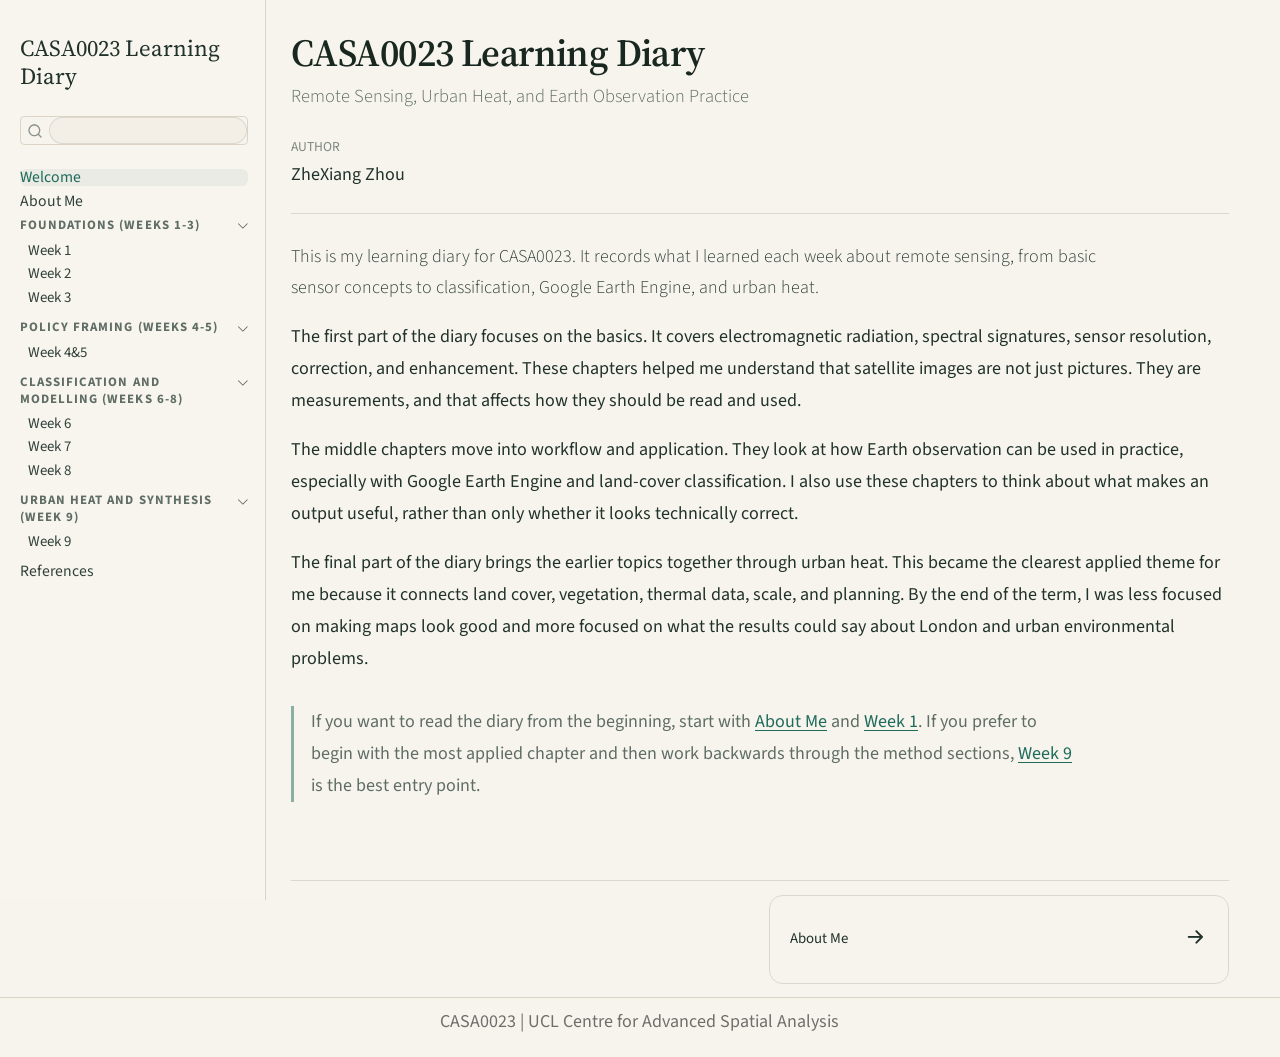
<file: docs/index.html>
<!DOCTYPE html>
<html xmlns="http://www.w3.org/1999/xhtml" lang="en" xml:lang="en"><head>

<meta charset="utf-8">
<meta name="generator" content="quarto-1.8.27">

<meta name="viewport" content="width=device-width, initial-scale=1.0, user-scalable=yes">

<meta name="author" content="ZheXiang Zhou">

<title>CASA0023 Learning Diary</title>
<style>
code{white-space: pre-wrap;}
span.smallcaps{font-variant: small-caps;}
div.columns{display: flex; gap: min(4vw, 1.5em);}
div.column{flex: auto; overflow-x: auto;}
div.hanging-indent{margin-left: 1.5em; text-indent: -1.5em;}
ul.task-list{list-style: none;}
ul.task-list li input[type="checkbox"] {
  width: 0.8em;
  margin: 0 0.8em 0.2em -1em; /* quarto-specific, see https://github.com/quarto-dev/quarto-cli/issues/4556 */ 
  vertical-align: middle;
}
</style>


<script src="site_libs/quarto-nav/quarto-nav.js"></script>
<script src="site_libs/quarto-nav/headroom.min.js"></script>
<script src="site_libs/clipboard/clipboard.min.js"></script>
<script src="site_libs/quarto-search/autocomplete.umd.js"></script>
<script src="site_libs/quarto-search/fuse.min.js"></script>
<script src="site_libs/quarto-search/quarto-search.js"></script>
<meta name="quarto:offset" content="./">
<link href="./intro.html" rel="next">
<script src="site_libs/quarto-html/quarto.js" type="module"></script>
<script src="site_libs/quarto-html/tabsets/tabsets.js" type="module"></script>
<script src="site_libs/quarto-html/axe/axe-check.js" type="module"></script>
<script src="site_libs/quarto-html/popper.min.js"></script>
<script src="site_libs/quarto-html/tippy.umd.min.js"></script>
<script src="site_libs/quarto-html/anchor.min.js"></script>
<link href="site_libs/quarto-html/tippy.css" rel="stylesheet">
<link href="site_libs/quarto-html/quarto-syntax-highlighting-dc8a987af0c04ed126583a3be4d7e66c.css" rel="stylesheet" id="quarto-text-highlighting-styles">
<script src="site_libs/bootstrap/bootstrap.min.js"></script>
<link href="site_libs/bootstrap/bootstrap-icons.css" rel="stylesheet">
<link href="site_libs/bootstrap/bootstrap-d447660303c5013b4537fbd103b63b3c.min.css" rel="stylesheet" append-hash="true" id="quarto-bootstrap" data-mode="light">
<script id="quarto-search-options" type="application/json">{
  "location": "sidebar",
  "copy-button": false,
  "collapse-after": 3,
  "panel-placement": "start",
  "type": "textbox",
  "limit": 50,
  "keyboard-shortcut": [
    "f",
    "/",
    "s"
  ],
  "show-item-context": false,
  "language": {
    "search-no-results-text": "No results",
    "search-matching-documents-text": "matching documents",
    "search-copy-link-title": "Copy link to search",
    "search-hide-matches-text": "Hide additional matches",
    "search-more-match-text": "more match in this document",
    "search-more-matches-text": "more matches in this document",
    "search-clear-button-title": "Clear",
    "search-text-placeholder": "",
    "search-detached-cancel-button-title": "Cancel",
    "search-submit-button-title": "Submit",
    "search-label": "Search"
  }
}</script>
<style>html{ scroll-behavior: smooth; }</style>


</head>

<body class="nav-sidebar docked fullcontent quarto-light">

<div id="quarto-search-results"></div>
  <header id="quarto-header" class="headroom fixed-top">
  <nav class="quarto-secondary-nav">
    <div class="container-fluid d-flex">
      <button type="button" class="quarto-btn-toggle btn" data-bs-toggle="collapse" role="button" data-bs-target=".quarto-sidebar-collapse-item" aria-controls="quarto-sidebar" aria-expanded="false" aria-label="Toggle sidebar navigation" onclick="if (window.quartoToggleHeadroom) { window.quartoToggleHeadroom(); }">
        <i class="bi bi-layout-text-sidebar-reverse"></i>
      </button>
        <nav class="quarto-page-breadcrumbs" aria-label="breadcrumb"><ol class="breadcrumb"><li class="breadcrumb-item"><a href="./index.html"><span class="chapter-title">Welcome</span></a></li></ol></nav>
        <a class="flex-grow-1" role="navigation" data-bs-toggle="collapse" data-bs-target=".quarto-sidebar-collapse-item" aria-controls="quarto-sidebar" aria-expanded="false" aria-label="Toggle sidebar navigation" onclick="if (window.quartoToggleHeadroom) { window.quartoToggleHeadroom(); }">      
        </a>
      <button type="button" class="btn quarto-search-button" aria-label="Search" onclick="window.quartoOpenSearch();">
        <i class="bi bi-search"></i>
      </button>
    </div>
  </nav>
</header>
<!-- content -->
<div id="quarto-content" class="quarto-container page-columns page-rows-contents page-layout-article">
<!-- sidebar -->
  <nav id="quarto-sidebar" class="sidebar collapse collapse-horizontal quarto-sidebar-collapse-item sidebar-navigation docked overflow-auto">
    <div class="pt-lg-2 mt-2 text-left sidebar-header">
    <div class="sidebar-title mb-0 py-0">
      <a href="./">CASA0023 Learning Diary</a> 
    </div>
      </div>
        <div class="mt-2 flex-shrink-0 align-items-center">
        <div class="sidebar-search">
        <div id="quarto-search" class="" title="Search"></div>
        </div>
        </div>
    <div class="sidebar-menu-container"> 
    <ul class="list-unstyled mt-1">
        <li class="sidebar-item">
  <div class="sidebar-item-container"> 
  <a href="./index.html" class="sidebar-item-text sidebar-link active"><span class="chapter-title">Welcome</span></a>
  </div>
</li>
        <li class="sidebar-item">
  <div class="sidebar-item-container"> 
  <a href="./intro.html" class="sidebar-item-text sidebar-link"><span class="chapter-title">About Me</span></a>
  </div>
</li>
        <li class="sidebar-item sidebar-item-section">
      <div class="sidebar-item-container"> 
            <a class="sidebar-item-text sidebar-link text-start" data-bs-toggle="collapse" data-bs-target="#quarto-sidebar-section-1" role="navigation" aria-expanded="true">
 <span class="menu-text">Foundations (Weeks 1-3)</span></a>
          <a class="sidebar-item-toggle text-start" data-bs-toggle="collapse" data-bs-target="#quarto-sidebar-section-1" role="navigation" aria-expanded="true" aria-label="Toggle section">
            <i class="bi bi-chevron-right ms-2"></i>
          </a> 
      </div>
      <ul id="quarto-sidebar-section-1" class="collapse list-unstyled sidebar-section depth1 show">  
          <li class="sidebar-item">
  <div class="sidebar-item-container"> 
  <a href="./week 1.html" class="sidebar-item-text sidebar-link"><span class="chapter-title">Week 1</span></a>
  </div>
</li>
          <li class="sidebar-item">
  <div class="sidebar-item-container"> 
  <a href="./week 2.html" class="sidebar-item-text sidebar-link"><span class="chapter-title">Week 2</span></a>
  </div>
</li>
          <li class="sidebar-item">
  <div class="sidebar-item-container"> 
  <a href="./week 3.html" class="sidebar-item-text sidebar-link"><span class="chapter-title">Week 3</span></a>
  </div>
</li>
      </ul>
  </li>
        <li class="sidebar-item sidebar-item-section">
      <div class="sidebar-item-container"> 
            <a class="sidebar-item-text sidebar-link text-start" data-bs-toggle="collapse" data-bs-target="#quarto-sidebar-section-2" role="navigation" aria-expanded="true">
 <span class="menu-text">Policy Framing (Weeks 4-5)</span></a>
          <a class="sidebar-item-toggle text-start" data-bs-toggle="collapse" data-bs-target="#quarto-sidebar-section-2" role="navigation" aria-expanded="true" aria-label="Toggle section">
            <i class="bi bi-chevron-right ms-2"></i>
          </a> 
      </div>
      <ul id="quarto-sidebar-section-2" class="collapse list-unstyled sidebar-section depth1 show">  
          <li class="sidebar-item">
  <div class="sidebar-item-container"> 
  <a href="./week 4&amp;5.html" class="sidebar-item-text sidebar-link"><span class="chapter-title">Week 4&amp;5</span></a>
  </div>
</li>
      </ul>
  </li>
        <li class="sidebar-item sidebar-item-section">
      <div class="sidebar-item-container"> 
            <a class="sidebar-item-text sidebar-link text-start" data-bs-toggle="collapse" data-bs-target="#quarto-sidebar-section-3" role="navigation" aria-expanded="true">
 <span class="menu-text">Classification and Modelling (Weeks 6-8)</span></a>
          <a class="sidebar-item-toggle text-start" data-bs-toggle="collapse" data-bs-target="#quarto-sidebar-section-3" role="navigation" aria-expanded="true" aria-label="Toggle section">
            <i class="bi bi-chevron-right ms-2"></i>
          </a> 
      </div>
      <ul id="quarto-sidebar-section-3" class="collapse list-unstyled sidebar-section depth1 show">  
          <li class="sidebar-item">
  <div class="sidebar-item-container"> 
  <a href="./week 6.html" class="sidebar-item-text sidebar-link"><span class="chapter-title">Week 6</span></a>
  </div>
</li>
          <li class="sidebar-item">
  <div class="sidebar-item-container"> 
  <a href="./week 7.html" class="sidebar-item-text sidebar-link"><span class="chapter-title">Week 7</span></a>
  </div>
</li>
          <li class="sidebar-item">
  <div class="sidebar-item-container"> 
  <a href="./week 8.html" class="sidebar-item-text sidebar-link"><span class="chapter-title">Week 8</span></a>
  </div>
</li>
      </ul>
  </li>
        <li class="sidebar-item sidebar-item-section">
      <div class="sidebar-item-container"> 
            <a class="sidebar-item-text sidebar-link text-start" data-bs-toggle="collapse" data-bs-target="#quarto-sidebar-section-4" role="navigation" aria-expanded="true">
 <span class="menu-text">Urban Heat and Synthesis (Week 9)</span></a>
          <a class="sidebar-item-toggle text-start" data-bs-toggle="collapse" data-bs-target="#quarto-sidebar-section-4" role="navigation" aria-expanded="true" aria-label="Toggle section">
            <i class="bi bi-chevron-right ms-2"></i>
          </a> 
      </div>
      <ul id="quarto-sidebar-section-4" class="collapse list-unstyled sidebar-section depth1 show">  
          <li class="sidebar-item">
  <div class="sidebar-item-container"> 
  <a href="./week 9.html" class="sidebar-item-text sidebar-link"><span class="chapter-title">Week 9</span></a>
  </div>
</li>
      </ul>
  </li>
        <li class="sidebar-item">
  <div class="sidebar-item-container"> 
  <a href="./references.html" class="sidebar-item-text sidebar-link">
 <span class="menu-text">References</span></a>
  </div>
</li>
    </ul>
    </div>
</nav>
<div id="quarto-sidebar-glass" class="quarto-sidebar-collapse-item" data-bs-toggle="collapse" data-bs-target=".quarto-sidebar-collapse-item"></div>
<!-- margin-sidebar -->
    
<!-- main -->
<main class="content" id="quarto-document-content">

<header id="title-block-header" class="quarto-title-block default">
<div class="quarto-title">
<h1 class="title">CASA0023 Learning Diary</h1>
<p class="subtitle lead">Remote Sensing, Urban Heat, and Earth Observation Practice</p>
</div>



<div class="quarto-title-meta">

    <div>
    <div class="quarto-title-meta-heading">Author</div>
    <div class="quarto-title-meta-contents">
             <p>ZheXiang Zhou </p>
          </div>
  </div>
    
  
    
  </div>
  


</header>


<div class="lead">
<p>This is my learning diary for CASA0023. It records what I learned each week about remote sensing, from basic sensor concepts to classification, Google Earth Engine, and urban heat.</p>
</div>
<p>The first part of the diary focuses on the basics. It covers electromagnetic radiation, spectral signatures, sensor resolution, correction, and enhancement. These chapters helped me understand that satellite images are not just pictures. They are measurements, and that affects how they should be read and used.</p>
<p>The middle chapters move into workflow and application. They look at how Earth observation can be used in practice, especially with Google Earth Engine and land-cover classification. I also use these chapters to think about what makes an output useful, rather than only whether it looks technically correct.</p>
<p>The final part of the diary brings the earlier topics together through urban heat. This became the clearest applied theme for me because it connects land cover, vegetation, thermal data, scale, and planning. By the end of the term, I was less focused on making maps look good and more focused on what the results could say about London and urban environmental problems.</p>
<div class="opening-note">
<p>If you want to read the diary from the beginning, start with <a href="./intro.html">About Me</a> and <a href="./week 1.html">Week 1</a>. If you prefer to begin with the most applied chapter and then work backwards through the method sections, <a href="./week 9.html">Week 9</a> is the best entry point.</p>
</div>



</main> <!-- /main -->
<script id="quarto-html-after-body" type="application/javascript">
  window.document.addEventListener("DOMContentLoaded", function (event) {
    const icon = "";
    const anchorJS = new window.AnchorJS();
    anchorJS.options = {
      placement: 'right',
      icon: icon
    };
    anchorJS.add('.anchored');
    const isCodeAnnotation = (el) => {
      for (const clz of el.classList) {
        if (clz.startsWith('code-annotation-')) {                     
          return true;
        }
      }
      return false;
    }
    const onCopySuccess = function(e) {
      // button target
      const button = e.trigger;
      // don't keep focus
      button.blur();
      // flash "checked"
      button.classList.add('code-copy-button-checked');
      var currentTitle = button.getAttribute("title");
      button.setAttribute("title", "Copied!");
      let tooltip;
      if (window.bootstrap) {
        button.setAttribute("data-bs-toggle", "tooltip");
        button.setAttribute("data-bs-placement", "left");
        button.setAttribute("data-bs-title", "Copied!");
        tooltip = new bootstrap.Tooltip(button, 
          { trigger: "manual", 
            customClass: "code-copy-button-tooltip",
            offset: [0, -8]});
        tooltip.show();    
      }
      setTimeout(function() {
        if (tooltip) {
          tooltip.hide();
          button.removeAttribute("data-bs-title");
          button.removeAttribute("data-bs-toggle");
          button.removeAttribute("data-bs-placement");
        }
        button.setAttribute("title", currentTitle);
        button.classList.remove('code-copy-button-checked');
      }, 1000);
      // clear code selection
      e.clearSelection();
    }
    const getTextToCopy = function(trigger) {
      const outerScaffold = trigger.parentElement.cloneNode(true);
      const codeEl = outerScaffold.querySelector('code');
      for (const childEl of codeEl.children) {
        if (isCodeAnnotation(childEl)) {
          childEl.remove();
        }
      }
      return codeEl.innerText;
    }
    const clipboard = new window.ClipboardJS('.code-copy-button:not([data-in-quarto-modal])', {
      text: getTextToCopy
    });
    clipboard.on('success', onCopySuccess);
    if (window.document.getElementById('quarto-embedded-source-code-modal')) {
      const clipboardModal = new window.ClipboardJS('.code-copy-button[data-in-quarto-modal]', {
        text: getTextToCopy,
        container: window.document.getElementById('quarto-embedded-source-code-modal')
      });
      clipboardModal.on('success', onCopySuccess);
    }
      var localhostRegex = new RegExp(/^(?:http|https):\/\/localhost\:?[0-9]*\//);
      var mailtoRegex = new RegExp(/^mailto:/);
        var filterRegex = new RegExp('/' + window.location.host + '/');
      var isInternal = (href) => {
          return filterRegex.test(href) || localhostRegex.test(href) || mailtoRegex.test(href);
      }
      // Inspect non-navigation links and adorn them if external
     var links = window.document.querySelectorAll('a[href]:not(.nav-link):not(.navbar-brand):not(.toc-action):not(.sidebar-link):not(.sidebar-item-toggle):not(.pagination-link):not(.no-external):not([aria-hidden]):not(.dropdown-item):not(.quarto-navigation-tool):not(.about-link)');
      for (var i=0; i<links.length; i++) {
        const link = links[i];
        if (!isInternal(link.href)) {
          // undo the damage that might have been done by quarto-nav.js in the case of
          // links that we want to consider external
          if (link.dataset.originalHref !== undefined) {
            link.href = link.dataset.originalHref;
          }
            // target, if specified
            link.setAttribute("target", "_blank");
            if (link.getAttribute("rel") === null) {
              link.setAttribute("rel", "noopener");
            }
        }
      }
    function tippyHover(el, contentFn, onTriggerFn, onUntriggerFn) {
      const config = {
        allowHTML: true,
        maxWidth: 500,
        delay: 100,
        arrow: false,
        appendTo: function(el) {
            return el.parentElement;
        },
        interactive: true,
        interactiveBorder: 10,
        theme: 'quarto',
        placement: 'bottom-start',
      };
      if (contentFn) {
        config.content = contentFn;
      }
      if (onTriggerFn) {
        config.onTrigger = onTriggerFn;
      }
      if (onUntriggerFn) {
        config.onUntrigger = onUntriggerFn;
      }
      window.tippy(el, config); 
    }
    const noterefs = window.document.querySelectorAll('a[role="doc-noteref"]');
    for (var i=0; i<noterefs.length; i++) {
      const ref = noterefs[i];
      tippyHover(ref, function() {
        // use id or data attribute instead here
        let href = ref.getAttribute('data-footnote-href') || ref.getAttribute('href');
        try { href = new URL(href).hash; } catch {}
        const id = href.replace(/^#\/?/, "");
        const note = window.document.getElementById(id);
        if (note) {
          return note.innerHTML;
        } else {
          return "";
        }
      });
    }
    const xrefs = window.document.querySelectorAll('a.quarto-xref');
    const processXRef = (id, note) => {
      // Strip column container classes
      const stripColumnClz = (el) => {
        el.classList.remove("page-full", "page-columns");
        if (el.children) {
          for (const child of el.children) {
            stripColumnClz(child);
          }
        }
      }
      stripColumnClz(note)
      if (id === null || id.startsWith('sec-')) {
        // Special case sections, only their first couple elements
        const container = document.createElement("div");
        if (note.children && note.children.length > 2) {
          container.appendChild(note.children[0].cloneNode(true));
          for (let i = 1; i < note.children.length; i++) {
            const child = note.children[i];
            if (child.tagName === "P" && child.innerText === "") {
              continue;
            } else {
              container.appendChild(child.cloneNode(true));
              break;
            }
          }
          if (window.Quarto?.typesetMath) {
            window.Quarto.typesetMath(container);
          }
          return container.innerHTML
        } else {
          if (window.Quarto?.typesetMath) {
            window.Quarto.typesetMath(note);
          }
          return note.innerHTML;
        }
      } else {
        // Remove any anchor links if they are present
        const anchorLink = note.querySelector('a.anchorjs-link');
        if (anchorLink) {
          anchorLink.remove();
        }
        if (window.Quarto?.typesetMath) {
          window.Quarto.typesetMath(note);
        }
        if (note.classList.contains("callout")) {
          return note.outerHTML;
        } else {
          return note.innerHTML;
        }
      }
    }
    for (var i=0; i<xrefs.length; i++) {
      const xref = xrefs[i];
      tippyHover(xref, undefined, function(instance) {
        instance.disable();
        let url = xref.getAttribute('href');
        let hash = undefined; 
        if (url.startsWith('#')) {
          hash = url;
        } else {
          try { hash = new URL(url).hash; } catch {}
        }
        if (hash) {
          const id = hash.replace(/^#\/?/, "");
          const note = window.document.getElementById(id);
          if (note !== null) {
            try {
              const html = processXRef(id, note.cloneNode(true));
              instance.setContent(html);
            } finally {
              instance.enable();
              instance.show();
            }
          } else {
            // See if we can fetch this
            fetch(url.split('#')[0])
            .then(res => res.text())
            .then(html => {
              const parser = new DOMParser();
              const htmlDoc = parser.parseFromString(html, "text/html");
              const note = htmlDoc.getElementById(id);
              if (note !== null) {
                const html = processXRef(id, note);
                instance.setContent(html);
              } 
            }).finally(() => {
              instance.enable();
              instance.show();
            });
          }
        } else {
          // See if we can fetch a full url (with no hash to target)
          // This is a special case and we should probably do some content thinning / targeting
          fetch(url)
          .then(res => res.text())
          .then(html => {
            const parser = new DOMParser();
            const htmlDoc = parser.parseFromString(html, "text/html");
            const note = htmlDoc.querySelector('main.content');
            if (note !== null) {
              // This should only happen for chapter cross references
              // (since there is no id in the URL)
              // remove the first header
              if (note.children.length > 0 && note.children[0].tagName === "HEADER") {
                note.children[0].remove();
              }
              const html = processXRef(null, note);
              instance.setContent(html);
            } 
          }).finally(() => {
            instance.enable();
            instance.show();
          });
        }
      }, function(instance) {
      });
    }
        let selectedAnnoteEl;
        const selectorForAnnotation = ( cell, annotation) => {
          let cellAttr = 'data-code-cell="' + cell + '"';
          let lineAttr = 'data-code-annotation="' +  annotation + '"';
          const selector = 'span[' + cellAttr + '][' + lineAttr + ']';
          return selector;
        }
        const selectCodeLines = (annoteEl) => {
          const doc = window.document;
          const targetCell = annoteEl.getAttribute("data-target-cell");
          const targetAnnotation = annoteEl.getAttribute("data-target-annotation");
          const annoteSpan = window.document.querySelector(selectorForAnnotation(targetCell, targetAnnotation));
          const lines = annoteSpan.getAttribute("data-code-lines").split(",");
          const lineIds = lines.map((line) => {
            return targetCell + "-" + line;
          })
          let top = null;
          let height = null;
          let parent = null;
          if (lineIds.length > 0) {
              //compute the position of the single el (top and bottom and make a div)
              const el = window.document.getElementById(lineIds[0]);
              top = el.offsetTop;
              height = el.offsetHeight;
              parent = el.parentElement.parentElement;
            if (lineIds.length > 1) {
              const lastEl = window.document.getElementById(lineIds[lineIds.length - 1]);
              const bottom = lastEl.offsetTop + lastEl.offsetHeight;
              height = bottom - top;
            }
            if (top !== null && height !== null && parent !== null) {
              // cook up a div (if necessary) and position it 
              let div = window.document.getElementById("code-annotation-line-highlight");
              if (div === null) {
                div = window.document.createElement("div");
                div.setAttribute("id", "code-annotation-line-highlight");
                div.style.position = 'absolute';
                parent.appendChild(div);
              }
              div.style.top = top - 2 + "px";
              div.style.height = height + 4 + "px";
              div.style.left = 0;
              let gutterDiv = window.document.getElementById("code-annotation-line-highlight-gutter");
              if (gutterDiv === null) {
                gutterDiv = window.document.createElement("div");
                gutterDiv.setAttribute("id", "code-annotation-line-highlight-gutter");
                gutterDiv.style.position = 'absolute';
                const codeCell = window.document.getElementById(targetCell);
                const gutter = codeCell.querySelector('.code-annotation-gutter');
                gutter.appendChild(gutterDiv);
              }
              gutterDiv.style.top = top - 2 + "px";
              gutterDiv.style.height = height + 4 + "px";
            }
            selectedAnnoteEl = annoteEl;
          }
        };
        const unselectCodeLines = () => {
          const elementsIds = ["code-annotation-line-highlight", "code-annotation-line-highlight-gutter"];
          elementsIds.forEach((elId) => {
            const div = window.document.getElementById(elId);
            if (div) {
              div.remove();
            }
          });
          selectedAnnoteEl = undefined;
        };
          // Handle positioning of the toggle
      window.addEventListener(
        "resize",
        throttle(() => {
          elRect = undefined;
          if (selectedAnnoteEl) {
            selectCodeLines(selectedAnnoteEl);
          }
        }, 10)
      );
      function throttle(fn, ms) {
      let throttle = false;
      let timer;
        return (...args) => {
          if(!throttle) { // first call gets through
              fn.apply(this, args);
              throttle = true;
          } else { // all the others get throttled
              if(timer) clearTimeout(timer); // cancel #2
              timer = setTimeout(() => {
                fn.apply(this, args);
                timer = throttle = false;
              }, ms);
          }
        };
      }
        // Attach click handler to the DT
        const annoteDls = window.document.querySelectorAll('dt[data-target-cell]');
        for (const annoteDlNode of annoteDls) {
          annoteDlNode.addEventListener('click', (event) => {
            const clickedEl = event.target;
            if (clickedEl !== selectedAnnoteEl) {
              unselectCodeLines();
              const activeEl = window.document.querySelector('dt[data-target-cell].code-annotation-active');
              if (activeEl) {
                activeEl.classList.remove('code-annotation-active');
              }
              selectCodeLines(clickedEl);
              clickedEl.classList.add('code-annotation-active');
            } else {
              // Unselect the line
              unselectCodeLines();
              clickedEl.classList.remove('code-annotation-active');
            }
          });
        }
    const findCites = (el) => {
      const parentEl = el.parentElement;
      if (parentEl) {
        const cites = parentEl.dataset.cites;
        if (cites) {
          return {
            el,
            cites: cites.split(' ')
          };
        } else {
          return findCites(el.parentElement)
        }
      } else {
        return undefined;
      }
    };
    var bibliorefs = window.document.querySelectorAll('a[role="doc-biblioref"]');
    for (var i=0; i<bibliorefs.length; i++) {
      const ref = bibliorefs[i];
      const citeInfo = findCites(ref);
      if (citeInfo) {
        tippyHover(citeInfo.el, function() {
          var popup = window.document.createElement('div');
          citeInfo.cites.forEach(function(cite) {
            var citeDiv = window.document.createElement('div');
            citeDiv.classList.add('hanging-indent');
            citeDiv.classList.add('csl-entry');
            var biblioDiv = window.document.getElementById('ref-' + cite);
            if (biblioDiv) {
              citeDiv.innerHTML = biblioDiv.innerHTML;
            }
            popup.appendChild(citeDiv);
          });
          return popup.innerHTML;
        });
      }
    }
  });
  </script>
<nav class="page-navigation">
  <div class="nav-page nav-page-previous">
  </div>
  <div class="nav-page nav-page-next">
      <a href="./intro.html" class="pagination-link" aria-label="About Me">
        <span class="nav-page-text"><span class="chapter-title">About Me</span></span> <i class="bi bi-arrow-right-short"></i>
      </a>
  </div>
</nav>
</div> <!-- /content -->
<footer class="footer">
  <div class="nav-footer">
    <div class="nav-footer-left">
      &nbsp;
    </div>   
    <div class="nav-footer-center">
<p>CASA0023 | UCL Centre for Advanced Spatial Analysis</p>
</div>
    <div class="nav-footer-right">
      &nbsp;
    </div>
  </div>
</footer>




<script src="site_libs/quarto-html/zenscroll-min.js"></script>
</body></html>
</file>
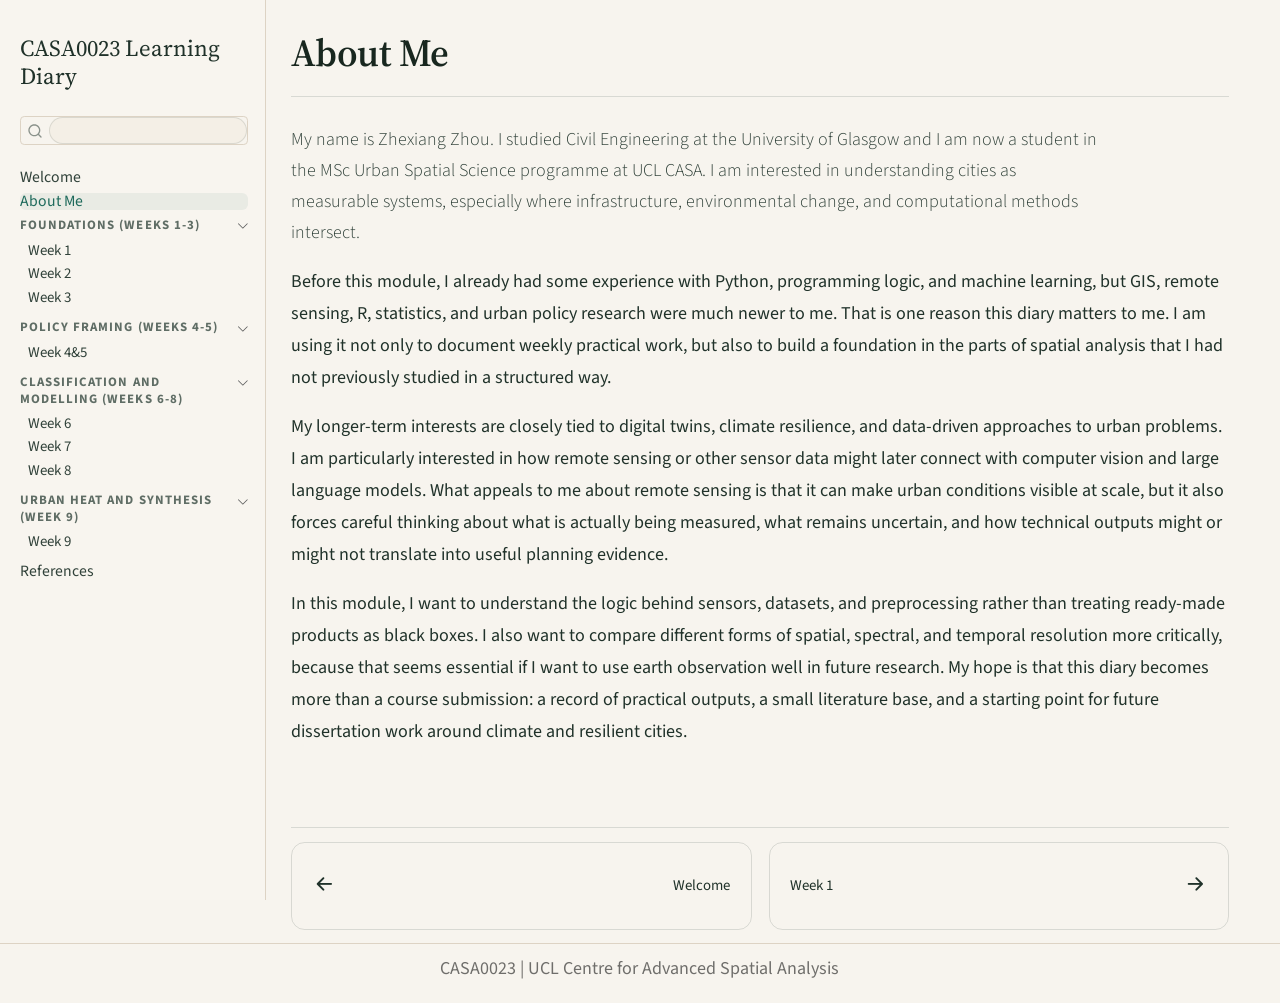
<file: docs/intro.html>
<!DOCTYPE html>
<html xmlns="http://www.w3.org/1999/xhtml" lang="en" xml:lang="en"><head>

<meta charset="utf-8">
<meta name="generator" content="quarto-1.8.27">

<meta name="viewport" content="width=device-width, initial-scale=1.0, user-scalable=yes">


<title>About Me – CASA0023 Learning Diary</title>
<style>
code{white-space: pre-wrap;}
span.smallcaps{font-variant: small-caps;}
div.columns{display: flex; gap: min(4vw, 1.5em);}
div.column{flex: auto; overflow-x: auto;}
div.hanging-indent{margin-left: 1.5em; text-indent: -1.5em;}
ul.task-list{list-style: none;}
ul.task-list li input[type="checkbox"] {
  width: 0.8em;
  margin: 0 0.8em 0.2em -1em; /* quarto-specific, see https://github.com/quarto-dev/quarto-cli/issues/4556 */ 
  vertical-align: middle;
}
</style>


<script src="site_libs/quarto-nav/quarto-nav.js"></script>
<script src="site_libs/quarto-nav/headroom.min.js"></script>
<script src="site_libs/clipboard/clipboard.min.js"></script>
<script src="site_libs/quarto-search/autocomplete.umd.js"></script>
<script src="site_libs/quarto-search/fuse.min.js"></script>
<script src="site_libs/quarto-search/quarto-search.js"></script>
<meta name="quarto:offset" content="./">
<link href="./week 1.html" rel="next">
<link href="./index.html" rel="prev">
<script src="site_libs/quarto-html/quarto.js" type="module"></script>
<script src="site_libs/quarto-html/tabsets/tabsets.js" type="module"></script>
<script src="site_libs/quarto-html/axe/axe-check.js" type="module"></script>
<script src="site_libs/quarto-html/popper.min.js"></script>
<script src="site_libs/quarto-html/tippy.umd.min.js"></script>
<script src="site_libs/quarto-html/anchor.min.js"></script>
<link href="site_libs/quarto-html/tippy.css" rel="stylesheet">
<link href="site_libs/quarto-html/quarto-syntax-highlighting-dc8a987af0c04ed126583a3be4d7e66c.css" rel="stylesheet" id="quarto-text-highlighting-styles">
<script src="site_libs/bootstrap/bootstrap.min.js"></script>
<link href="site_libs/bootstrap/bootstrap-icons.css" rel="stylesheet">
<link href="site_libs/bootstrap/bootstrap-d447660303c5013b4537fbd103b63b3c.min.css" rel="stylesheet" append-hash="true" id="quarto-bootstrap" data-mode="light">
<script id="quarto-search-options" type="application/json">{
  "location": "sidebar",
  "copy-button": false,
  "collapse-after": 3,
  "panel-placement": "start",
  "type": "textbox",
  "limit": 50,
  "keyboard-shortcut": [
    "f",
    "/",
    "s"
  ],
  "show-item-context": false,
  "language": {
    "search-no-results-text": "No results",
    "search-matching-documents-text": "matching documents",
    "search-copy-link-title": "Copy link to search",
    "search-hide-matches-text": "Hide additional matches",
    "search-more-match-text": "more match in this document",
    "search-more-matches-text": "more matches in this document",
    "search-clear-button-title": "Clear",
    "search-text-placeholder": "",
    "search-detached-cancel-button-title": "Cancel",
    "search-submit-button-title": "Submit",
    "search-label": "Search"
  }
}</script>
<style>html{ scroll-behavior: smooth; }</style>


</head>

<body class="nav-sidebar docked fullcontent quarto-light">

<div id="quarto-search-results"></div>
  <header id="quarto-header" class="headroom fixed-top">
  <nav class="quarto-secondary-nav">
    <div class="container-fluid d-flex">
      <button type="button" class="quarto-btn-toggle btn" data-bs-toggle="collapse" role="button" data-bs-target=".quarto-sidebar-collapse-item" aria-controls="quarto-sidebar" aria-expanded="false" aria-label="Toggle sidebar navigation" onclick="if (window.quartoToggleHeadroom) { window.quartoToggleHeadroom(); }">
        <i class="bi bi-layout-text-sidebar-reverse"></i>
      </button>
        <nav class="quarto-page-breadcrumbs" aria-label="breadcrumb"><ol class="breadcrumb"><li class="breadcrumb-item"><a href="./intro.html"><span class="chapter-title">About Me</span></a></li></ol></nav>
        <a class="flex-grow-1" role="navigation" data-bs-toggle="collapse" data-bs-target=".quarto-sidebar-collapse-item" aria-controls="quarto-sidebar" aria-expanded="false" aria-label="Toggle sidebar navigation" onclick="if (window.quartoToggleHeadroom) { window.quartoToggleHeadroom(); }">      
        </a>
      <button type="button" class="btn quarto-search-button" aria-label="Search" onclick="window.quartoOpenSearch();">
        <i class="bi bi-search"></i>
      </button>
    </div>
  </nav>
</header>
<!-- content -->
<div id="quarto-content" class="quarto-container page-columns page-rows-contents page-layout-article">
<!-- sidebar -->
  <nav id="quarto-sidebar" class="sidebar collapse collapse-horizontal quarto-sidebar-collapse-item sidebar-navigation docked overflow-auto">
    <div class="pt-lg-2 mt-2 text-left sidebar-header">
    <div class="sidebar-title mb-0 py-0">
      <a href="./">CASA0023 Learning Diary</a> 
    </div>
      </div>
        <div class="mt-2 flex-shrink-0 align-items-center">
        <div class="sidebar-search">
        <div id="quarto-search" class="" title="Search"></div>
        </div>
        </div>
    <div class="sidebar-menu-container"> 
    <ul class="list-unstyled mt-1">
        <li class="sidebar-item">
  <div class="sidebar-item-container"> 
  <a href="./index.html" class="sidebar-item-text sidebar-link"><span class="chapter-title">Welcome</span></a>
  </div>
</li>
        <li class="sidebar-item">
  <div class="sidebar-item-container"> 
  <a href="./intro.html" class="sidebar-item-text sidebar-link active"><span class="chapter-title">About Me</span></a>
  </div>
</li>
        <li class="sidebar-item sidebar-item-section">
      <div class="sidebar-item-container"> 
            <a class="sidebar-item-text sidebar-link text-start" data-bs-toggle="collapse" data-bs-target="#quarto-sidebar-section-1" role="navigation" aria-expanded="true">
 <span class="menu-text">Foundations (Weeks 1-3)</span></a>
          <a class="sidebar-item-toggle text-start" data-bs-toggle="collapse" data-bs-target="#quarto-sidebar-section-1" role="navigation" aria-expanded="true" aria-label="Toggle section">
            <i class="bi bi-chevron-right ms-2"></i>
          </a> 
      </div>
      <ul id="quarto-sidebar-section-1" class="collapse list-unstyled sidebar-section depth1 show">  
          <li class="sidebar-item">
  <div class="sidebar-item-container"> 
  <a href="./week 1.html" class="sidebar-item-text sidebar-link"><span class="chapter-title">Week 1</span></a>
  </div>
</li>
          <li class="sidebar-item">
  <div class="sidebar-item-container"> 
  <a href="./week 2.html" class="sidebar-item-text sidebar-link"><span class="chapter-title">Week 2</span></a>
  </div>
</li>
          <li class="sidebar-item">
  <div class="sidebar-item-container"> 
  <a href="./week 3.html" class="sidebar-item-text sidebar-link"><span class="chapter-title">Week 3</span></a>
  </div>
</li>
      </ul>
  </li>
        <li class="sidebar-item sidebar-item-section">
      <div class="sidebar-item-container"> 
            <a class="sidebar-item-text sidebar-link text-start" data-bs-toggle="collapse" data-bs-target="#quarto-sidebar-section-2" role="navigation" aria-expanded="true">
 <span class="menu-text">Policy Framing (Weeks 4-5)</span></a>
          <a class="sidebar-item-toggle text-start" data-bs-toggle="collapse" data-bs-target="#quarto-sidebar-section-2" role="navigation" aria-expanded="true" aria-label="Toggle section">
            <i class="bi bi-chevron-right ms-2"></i>
          </a> 
      </div>
      <ul id="quarto-sidebar-section-2" class="collapse list-unstyled sidebar-section depth1 show">  
          <li class="sidebar-item">
  <div class="sidebar-item-container"> 
  <a href="./week 4&amp;5.html" class="sidebar-item-text sidebar-link"><span class="chapter-title">Week 4&amp;5</span></a>
  </div>
</li>
      </ul>
  </li>
        <li class="sidebar-item sidebar-item-section">
      <div class="sidebar-item-container"> 
            <a class="sidebar-item-text sidebar-link text-start" data-bs-toggle="collapse" data-bs-target="#quarto-sidebar-section-3" role="navigation" aria-expanded="true">
 <span class="menu-text">Classification and Modelling (Weeks 6-8)</span></a>
          <a class="sidebar-item-toggle text-start" data-bs-toggle="collapse" data-bs-target="#quarto-sidebar-section-3" role="navigation" aria-expanded="true" aria-label="Toggle section">
            <i class="bi bi-chevron-right ms-2"></i>
          </a> 
      </div>
      <ul id="quarto-sidebar-section-3" class="collapse list-unstyled sidebar-section depth1 show">  
          <li class="sidebar-item">
  <div class="sidebar-item-container"> 
  <a href="./week 6.html" class="sidebar-item-text sidebar-link"><span class="chapter-title">Week 6</span></a>
  </div>
</li>
          <li class="sidebar-item">
  <div class="sidebar-item-container"> 
  <a href="./week 7.html" class="sidebar-item-text sidebar-link"><span class="chapter-title">Week 7</span></a>
  </div>
</li>
          <li class="sidebar-item">
  <div class="sidebar-item-container"> 
  <a href="./week 8.html" class="sidebar-item-text sidebar-link"><span class="chapter-title">Week 8</span></a>
  </div>
</li>
      </ul>
  </li>
        <li class="sidebar-item sidebar-item-section">
      <div class="sidebar-item-container"> 
            <a class="sidebar-item-text sidebar-link text-start" data-bs-toggle="collapse" data-bs-target="#quarto-sidebar-section-4" role="navigation" aria-expanded="true">
 <span class="menu-text">Urban Heat and Synthesis (Week 9)</span></a>
          <a class="sidebar-item-toggle text-start" data-bs-toggle="collapse" data-bs-target="#quarto-sidebar-section-4" role="navigation" aria-expanded="true" aria-label="Toggle section">
            <i class="bi bi-chevron-right ms-2"></i>
          </a> 
      </div>
      <ul id="quarto-sidebar-section-4" class="collapse list-unstyled sidebar-section depth1 show">  
          <li class="sidebar-item">
  <div class="sidebar-item-container"> 
  <a href="./week 9.html" class="sidebar-item-text sidebar-link"><span class="chapter-title">Week 9</span></a>
  </div>
</li>
      </ul>
  </li>
        <li class="sidebar-item">
  <div class="sidebar-item-container"> 
  <a href="./references.html" class="sidebar-item-text sidebar-link">
 <span class="menu-text">References</span></a>
  </div>
</li>
    </ul>
    </div>
</nav>
<div id="quarto-sidebar-glass" class="quarto-sidebar-collapse-item" data-bs-toggle="collapse" data-bs-target=".quarto-sidebar-collapse-item"></div>
<!-- margin-sidebar -->
    
<!-- main -->
<main class="content" id="quarto-document-content">

<header id="title-block-header" class="quarto-title-block default">
<div class="quarto-title">
<h1 class="title"><span class="chapter-title">About Me</span></h1>
</div>



<div class="quarto-title-meta">

    
  
    
  </div>
  


</header>


<div class="lead">
<p>My name is Zhexiang Zhou. I studied Civil Engineering at the University of Glasgow and I am now a student in the MSc Urban Spatial Science programme at UCL CASA. I am interested in understanding cities as measurable systems, especially where infrastructure, environmental change, and computational methods intersect.</p>
</div>
<p>Before this module, I already had some experience with Python, programming logic, and machine learning, but GIS, remote sensing, R, statistics, and urban policy research were much newer to me. That is one reason this diary matters to me. I am using it not only to document weekly practical work, but also to build a foundation in the parts of spatial analysis that I had not previously studied in a structured way.</p>
<p>My longer-term interests are closely tied to digital twins, climate resilience, and data-driven approaches to urban problems. I am particularly interested in how remote sensing or other sensor data might later connect with computer vision and large language models. What appeals to me about remote sensing is that it can make urban conditions visible at scale, but it also forces careful thinking about what is actually being measured, what remains uncertain, and how technical outputs might or might not translate into useful planning evidence.</p>
<p>In this module, I want to understand the logic behind sensors, datasets, and preprocessing rather than treating ready-made products as black boxes. I also want to compare different forms of spatial, spectral, and temporal resolution more critically, because that seems essential if I want to use earth observation well in future research. My hope is that this diary becomes more than a course submission: a record of practical outputs, a small literature base, and a starting point for future dissertation work around climate and resilient cities.</p>



</main> <!-- /main -->
<script id="quarto-html-after-body" type="application/javascript">
  window.document.addEventListener("DOMContentLoaded", function (event) {
    const icon = "";
    const anchorJS = new window.AnchorJS();
    anchorJS.options = {
      placement: 'right',
      icon: icon
    };
    anchorJS.add('.anchored');
    const isCodeAnnotation = (el) => {
      for (const clz of el.classList) {
        if (clz.startsWith('code-annotation-')) {                     
          return true;
        }
      }
      return false;
    }
    const onCopySuccess = function(e) {
      // button target
      const button = e.trigger;
      // don't keep focus
      button.blur();
      // flash "checked"
      button.classList.add('code-copy-button-checked');
      var currentTitle = button.getAttribute("title");
      button.setAttribute("title", "Copied!");
      let tooltip;
      if (window.bootstrap) {
        button.setAttribute("data-bs-toggle", "tooltip");
        button.setAttribute("data-bs-placement", "left");
        button.setAttribute("data-bs-title", "Copied!");
        tooltip = new bootstrap.Tooltip(button, 
          { trigger: "manual", 
            customClass: "code-copy-button-tooltip",
            offset: [0, -8]});
        tooltip.show();    
      }
      setTimeout(function() {
        if (tooltip) {
          tooltip.hide();
          button.removeAttribute("data-bs-title");
          button.removeAttribute("data-bs-toggle");
          button.removeAttribute("data-bs-placement");
        }
        button.setAttribute("title", currentTitle);
        button.classList.remove('code-copy-button-checked');
      }, 1000);
      // clear code selection
      e.clearSelection();
    }
    const getTextToCopy = function(trigger) {
      const outerScaffold = trigger.parentElement.cloneNode(true);
      const codeEl = outerScaffold.querySelector('code');
      for (const childEl of codeEl.children) {
        if (isCodeAnnotation(childEl)) {
          childEl.remove();
        }
      }
      return codeEl.innerText;
    }
    const clipboard = new window.ClipboardJS('.code-copy-button:not([data-in-quarto-modal])', {
      text: getTextToCopy
    });
    clipboard.on('success', onCopySuccess);
    if (window.document.getElementById('quarto-embedded-source-code-modal')) {
      const clipboardModal = new window.ClipboardJS('.code-copy-button[data-in-quarto-modal]', {
        text: getTextToCopy,
        container: window.document.getElementById('quarto-embedded-source-code-modal')
      });
      clipboardModal.on('success', onCopySuccess);
    }
      var localhostRegex = new RegExp(/^(?:http|https):\/\/localhost\:?[0-9]*\//);
      var mailtoRegex = new RegExp(/^mailto:/);
        var filterRegex = new RegExp('/' + window.location.host + '/');
      var isInternal = (href) => {
          return filterRegex.test(href) || localhostRegex.test(href) || mailtoRegex.test(href);
      }
      // Inspect non-navigation links and adorn them if external
     var links = window.document.querySelectorAll('a[href]:not(.nav-link):not(.navbar-brand):not(.toc-action):not(.sidebar-link):not(.sidebar-item-toggle):not(.pagination-link):not(.no-external):not([aria-hidden]):not(.dropdown-item):not(.quarto-navigation-tool):not(.about-link)');
      for (var i=0; i<links.length; i++) {
        const link = links[i];
        if (!isInternal(link.href)) {
          // undo the damage that might have been done by quarto-nav.js in the case of
          // links that we want to consider external
          if (link.dataset.originalHref !== undefined) {
            link.href = link.dataset.originalHref;
          }
            // target, if specified
            link.setAttribute("target", "_blank");
            if (link.getAttribute("rel") === null) {
              link.setAttribute("rel", "noopener");
            }
        }
      }
    function tippyHover(el, contentFn, onTriggerFn, onUntriggerFn) {
      const config = {
        allowHTML: true,
        maxWidth: 500,
        delay: 100,
        arrow: false,
        appendTo: function(el) {
            return el.parentElement;
        },
        interactive: true,
        interactiveBorder: 10,
        theme: 'quarto',
        placement: 'bottom-start',
      };
      if (contentFn) {
        config.content = contentFn;
      }
      if (onTriggerFn) {
        config.onTrigger = onTriggerFn;
      }
      if (onUntriggerFn) {
        config.onUntrigger = onUntriggerFn;
      }
      window.tippy(el, config); 
    }
    const noterefs = window.document.querySelectorAll('a[role="doc-noteref"]');
    for (var i=0; i<noterefs.length; i++) {
      const ref = noterefs[i];
      tippyHover(ref, function() {
        // use id or data attribute instead here
        let href = ref.getAttribute('data-footnote-href') || ref.getAttribute('href');
        try { href = new URL(href).hash; } catch {}
        const id = href.replace(/^#\/?/, "");
        const note = window.document.getElementById(id);
        if (note) {
          return note.innerHTML;
        } else {
          return "";
        }
      });
    }
    const xrefs = window.document.querySelectorAll('a.quarto-xref');
    const processXRef = (id, note) => {
      // Strip column container classes
      const stripColumnClz = (el) => {
        el.classList.remove("page-full", "page-columns");
        if (el.children) {
          for (const child of el.children) {
            stripColumnClz(child);
          }
        }
      }
      stripColumnClz(note)
      if (id === null || id.startsWith('sec-')) {
        // Special case sections, only their first couple elements
        const container = document.createElement("div");
        if (note.children && note.children.length > 2) {
          container.appendChild(note.children[0].cloneNode(true));
          for (let i = 1; i < note.children.length; i++) {
            const child = note.children[i];
            if (child.tagName === "P" && child.innerText === "") {
              continue;
            } else {
              container.appendChild(child.cloneNode(true));
              break;
            }
          }
          if (window.Quarto?.typesetMath) {
            window.Quarto.typesetMath(container);
          }
          return container.innerHTML
        } else {
          if (window.Quarto?.typesetMath) {
            window.Quarto.typesetMath(note);
          }
          return note.innerHTML;
        }
      } else {
        // Remove any anchor links if they are present
        const anchorLink = note.querySelector('a.anchorjs-link');
        if (anchorLink) {
          anchorLink.remove();
        }
        if (window.Quarto?.typesetMath) {
          window.Quarto.typesetMath(note);
        }
        if (note.classList.contains("callout")) {
          return note.outerHTML;
        } else {
          return note.innerHTML;
        }
      }
    }
    for (var i=0; i<xrefs.length; i++) {
      const xref = xrefs[i];
      tippyHover(xref, undefined, function(instance) {
        instance.disable();
        let url = xref.getAttribute('href');
        let hash = undefined; 
        if (url.startsWith('#')) {
          hash = url;
        } else {
          try { hash = new URL(url).hash; } catch {}
        }
        if (hash) {
          const id = hash.replace(/^#\/?/, "");
          const note = window.document.getElementById(id);
          if (note !== null) {
            try {
              const html = processXRef(id, note.cloneNode(true));
              instance.setContent(html);
            } finally {
              instance.enable();
              instance.show();
            }
          } else {
            // See if we can fetch this
            fetch(url.split('#')[0])
            .then(res => res.text())
            .then(html => {
              const parser = new DOMParser();
              const htmlDoc = parser.parseFromString(html, "text/html");
              const note = htmlDoc.getElementById(id);
              if (note !== null) {
                const html = processXRef(id, note);
                instance.setContent(html);
              } 
            }).finally(() => {
              instance.enable();
              instance.show();
            });
          }
        } else {
          // See if we can fetch a full url (with no hash to target)
          // This is a special case and we should probably do some content thinning / targeting
          fetch(url)
          .then(res => res.text())
          .then(html => {
            const parser = new DOMParser();
            const htmlDoc = parser.parseFromString(html, "text/html");
            const note = htmlDoc.querySelector('main.content');
            if (note !== null) {
              // This should only happen for chapter cross references
              // (since there is no id in the URL)
              // remove the first header
              if (note.children.length > 0 && note.children[0].tagName === "HEADER") {
                note.children[0].remove();
              }
              const html = processXRef(null, note);
              instance.setContent(html);
            } 
          }).finally(() => {
            instance.enable();
            instance.show();
          });
        }
      }, function(instance) {
      });
    }
        let selectedAnnoteEl;
        const selectorForAnnotation = ( cell, annotation) => {
          let cellAttr = 'data-code-cell="' + cell + '"';
          let lineAttr = 'data-code-annotation="' +  annotation + '"';
          const selector = 'span[' + cellAttr + '][' + lineAttr + ']';
          return selector;
        }
        const selectCodeLines = (annoteEl) => {
          const doc = window.document;
          const targetCell = annoteEl.getAttribute("data-target-cell");
          const targetAnnotation = annoteEl.getAttribute("data-target-annotation");
          const annoteSpan = window.document.querySelector(selectorForAnnotation(targetCell, targetAnnotation));
          const lines = annoteSpan.getAttribute("data-code-lines").split(",");
          const lineIds = lines.map((line) => {
            return targetCell + "-" + line;
          })
          let top = null;
          let height = null;
          let parent = null;
          if (lineIds.length > 0) {
              //compute the position of the single el (top and bottom and make a div)
              const el = window.document.getElementById(lineIds[0]);
              top = el.offsetTop;
              height = el.offsetHeight;
              parent = el.parentElement.parentElement;
            if (lineIds.length > 1) {
              const lastEl = window.document.getElementById(lineIds[lineIds.length - 1]);
              const bottom = lastEl.offsetTop + lastEl.offsetHeight;
              height = bottom - top;
            }
            if (top !== null && height !== null && parent !== null) {
              // cook up a div (if necessary) and position it 
              let div = window.document.getElementById("code-annotation-line-highlight");
              if (div === null) {
                div = window.document.createElement("div");
                div.setAttribute("id", "code-annotation-line-highlight");
                div.style.position = 'absolute';
                parent.appendChild(div);
              }
              div.style.top = top - 2 + "px";
              div.style.height = height + 4 + "px";
              div.style.left = 0;
              let gutterDiv = window.document.getElementById("code-annotation-line-highlight-gutter");
              if (gutterDiv === null) {
                gutterDiv = window.document.createElement("div");
                gutterDiv.setAttribute("id", "code-annotation-line-highlight-gutter");
                gutterDiv.style.position = 'absolute';
                const codeCell = window.document.getElementById(targetCell);
                const gutter = codeCell.querySelector('.code-annotation-gutter');
                gutter.appendChild(gutterDiv);
              }
              gutterDiv.style.top = top - 2 + "px";
              gutterDiv.style.height = height + 4 + "px";
            }
            selectedAnnoteEl = annoteEl;
          }
        };
        const unselectCodeLines = () => {
          const elementsIds = ["code-annotation-line-highlight", "code-annotation-line-highlight-gutter"];
          elementsIds.forEach((elId) => {
            const div = window.document.getElementById(elId);
            if (div) {
              div.remove();
            }
          });
          selectedAnnoteEl = undefined;
        };
          // Handle positioning of the toggle
      window.addEventListener(
        "resize",
        throttle(() => {
          elRect = undefined;
          if (selectedAnnoteEl) {
            selectCodeLines(selectedAnnoteEl);
          }
        }, 10)
      );
      function throttle(fn, ms) {
      let throttle = false;
      let timer;
        return (...args) => {
          if(!throttle) { // first call gets through
              fn.apply(this, args);
              throttle = true;
          } else { // all the others get throttled
              if(timer) clearTimeout(timer); // cancel #2
              timer = setTimeout(() => {
                fn.apply(this, args);
                timer = throttle = false;
              }, ms);
          }
        };
      }
        // Attach click handler to the DT
        const annoteDls = window.document.querySelectorAll('dt[data-target-cell]');
        for (const annoteDlNode of annoteDls) {
          annoteDlNode.addEventListener('click', (event) => {
            const clickedEl = event.target;
            if (clickedEl !== selectedAnnoteEl) {
              unselectCodeLines();
              const activeEl = window.document.querySelector('dt[data-target-cell].code-annotation-active');
              if (activeEl) {
                activeEl.classList.remove('code-annotation-active');
              }
              selectCodeLines(clickedEl);
              clickedEl.classList.add('code-annotation-active');
            } else {
              // Unselect the line
              unselectCodeLines();
              clickedEl.classList.remove('code-annotation-active');
            }
          });
        }
    const findCites = (el) => {
      const parentEl = el.parentElement;
      if (parentEl) {
        const cites = parentEl.dataset.cites;
        if (cites) {
          return {
            el,
            cites: cites.split(' ')
          };
        } else {
          return findCites(el.parentElement)
        }
      } else {
        return undefined;
      }
    };
    var bibliorefs = window.document.querySelectorAll('a[role="doc-biblioref"]');
    for (var i=0; i<bibliorefs.length; i++) {
      const ref = bibliorefs[i];
      const citeInfo = findCites(ref);
      if (citeInfo) {
        tippyHover(citeInfo.el, function() {
          var popup = window.document.createElement('div');
          citeInfo.cites.forEach(function(cite) {
            var citeDiv = window.document.createElement('div');
            citeDiv.classList.add('hanging-indent');
            citeDiv.classList.add('csl-entry');
            var biblioDiv = window.document.getElementById('ref-' + cite);
            if (biblioDiv) {
              citeDiv.innerHTML = biblioDiv.innerHTML;
            }
            popup.appendChild(citeDiv);
          });
          return popup.innerHTML;
        });
      }
    }
  });
  </script>
<nav class="page-navigation">
  <div class="nav-page nav-page-previous">
      <a href="./index.html" class="pagination-link" aria-label="Welcome">
        <i class="bi bi-arrow-left-short"></i> <span class="nav-page-text"><span class="chapter-title">Welcome</span></span>
      </a>          
  </div>
  <div class="nav-page nav-page-next">
      <a href="./week 1.html" class="pagination-link" aria-label="Week 1">
        <span class="nav-page-text"><span class="chapter-title">Week 1</span></span> <i class="bi bi-arrow-right-short"></i>
      </a>
  </div>
</nav>
</div> <!-- /content -->
<footer class="footer">
  <div class="nav-footer">
    <div class="nav-footer-left">
      &nbsp;
    </div>   
    <div class="nav-footer-center">
<p>CASA0023 | UCL Centre for Advanced Spatial Analysis</p>
</div>
    <div class="nav-footer-right">
      &nbsp;
    </div>
  </div>
</footer>




<script src="site_libs/quarto-html/zenscroll-min.js"></script>
</body></html>
</file>
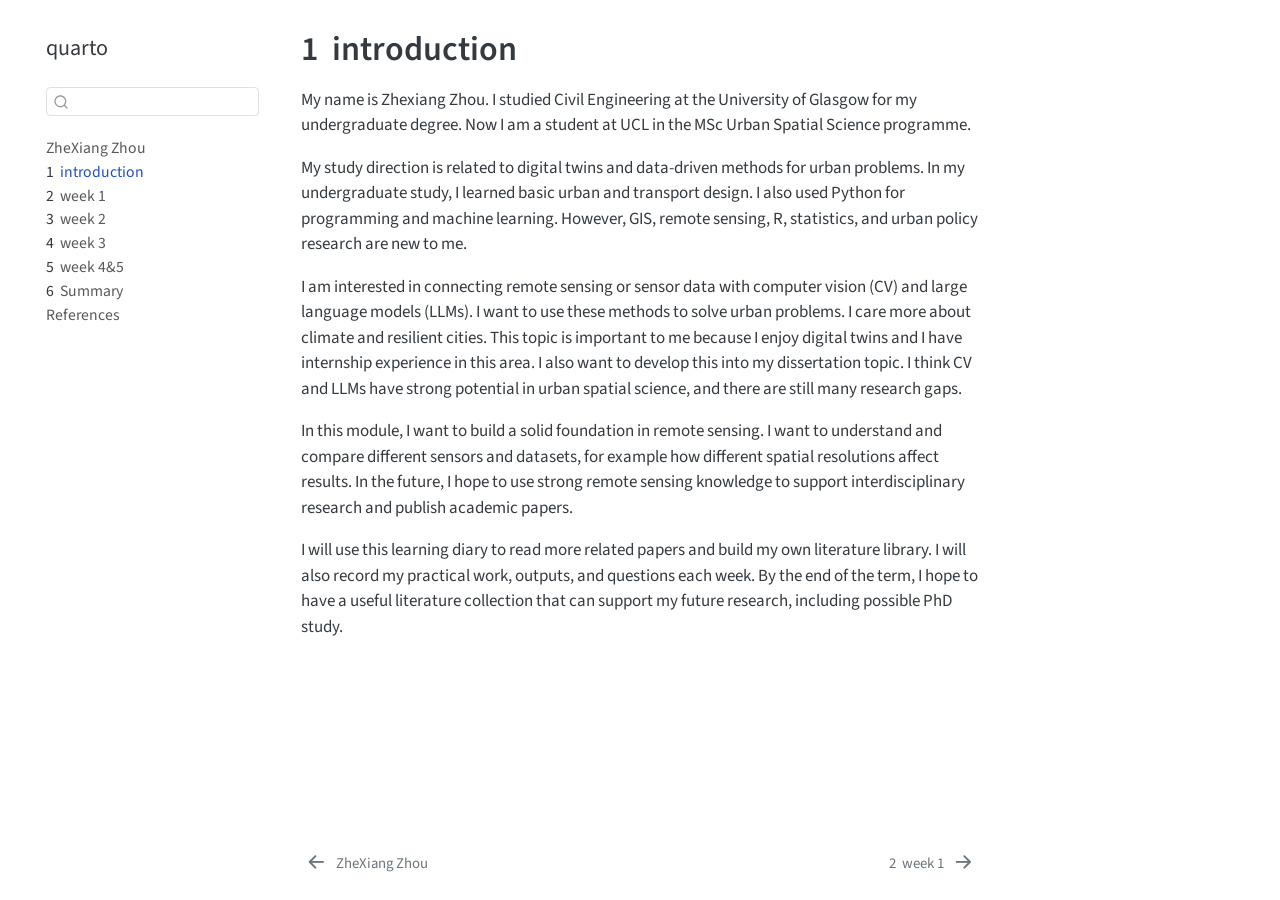
<file: docs/introduction.html>
<!DOCTYPE html>
<html xmlns="http://www.w3.org/1999/xhtml" lang="en" xml:lang="en"><head>

<meta charset="utf-8">
<meta name="generator" content="quarto-1.8.27">

<meta name="viewport" content="width=device-width, initial-scale=1.0, user-scalable=yes">


<title>1&nbsp; introduction – quarto</title>
<style>
code{white-space: pre-wrap;}
span.smallcaps{font-variant: small-caps;}
div.columns{display: flex; gap: min(4vw, 1.5em);}
div.column{flex: auto; overflow-x: auto;}
div.hanging-indent{margin-left: 1.5em; text-indent: -1.5em;}
ul.task-list{list-style: none;}
ul.task-list li input[type="checkbox"] {
  width: 0.8em;
  margin: 0 0.8em 0.2em -1em; /* quarto-specific, see https://github.com/quarto-dev/quarto-cli/issues/4556 */ 
  vertical-align: middle;
}
</style>


<script src="site_libs/quarto-nav/quarto-nav.js"></script>
<script src="site_libs/quarto-nav/headroom.min.js"></script>
<script src="site_libs/clipboard/clipboard.min.js"></script>
<script src="site_libs/quarto-search/autocomplete.umd.js"></script>
<script src="site_libs/quarto-search/fuse.min.js"></script>
<script src="site_libs/quarto-search/quarto-search.js"></script>
<meta name="quarto:offset" content="./">
<link href="./week 1.html" rel="next">
<link href="./index.html" rel="prev">
<script src="site_libs/quarto-html/quarto.js" type="module"></script>
<script src="site_libs/quarto-html/tabsets/tabsets.js" type="module"></script>
<script src="site_libs/quarto-html/axe/axe-check.js" type="module"></script>
<script src="site_libs/quarto-html/popper.min.js"></script>
<script src="site_libs/quarto-html/tippy.umd.min.js"></script>
<script src="site_libs/quarto-html/anchor.min.js"></script>
<link href="site_libs/quarto-html/tippy.css" rel="stylesheet">
<link href="site_libs/quarto-html/quarto-syntax-highlighting-ed96de9b727972fe78a7b5d16c58bf87.css" rel="stylesheet" id="quarto-text-highlighting-styles">
<script src="site_libs/bootstrap/bootstrap.min.js"></script>
<link href="site_libs/bootstrap/bootstrap-icons.css" rel="stylesheet">
<link href="site_libs/bootstrap/bootstrap-70a47bd5681a7291082a5b9f83d58762.min.css" rel="stylesheet" append-hash="true" id="quarto-bootstrap" data-mode="light">
<script id="quarto-search-options" type="application/json">{
  "location": "sidebar",
  "copy-button": false,
  "collapse-after": 3,
  "panel-placement": "start",
  "type": "textbox",
  "limit": 50,
  "keyboard-shortcut": [
    "f",
    "/",
    "s"
  ],
  "show-item-context": false,
  "language": {
    "search-no-results-text": "No results",
    "search-matching-documents-text": "matching documents",
    "search-copy-link-title": "Copy link to search",
    "search-hide-matches-text": "Hide additional matches",
    "search-more-match-text": "more match in this document",
    "search-more-matches-text": "more matches in this document",
    "search-clear-button-title": "Clear",
    "search-text-placeholder": "",
    "search-detached-cancel-button-title": "Cancel",
    "search-submit-button-title": "Submit",
    "search-label": "Search"
  }
}</script>


</head>

<body class="nav-sidebar floating quarto-light">

<div id="quarto-search-results"></div>
  <header id="quarto-header" class="headroom fixed-top">
  <nav class="quarto-secondary-nav">
    <div class="container-fluid d-flex">
      <button type="button" class="quarto-btn-toggle btn" data-bs-toggle="collapse" role="button" data-bs-target=".quarto-sidebar-collapse-item" aria-controls="quarto-sidebar" aria-expanded="false" aria-label="Toggle sidebar navigation" onclick="if (window.quartoToggleHeadroom) { window.quartoToggleHeadroom(); }">
        <i class="bi bi-layout-text-sidebar-reverse"></i>
      </button>
        <nav class="quarto-page-breadcrumbs" aria-label="breadcrumb"><ol class="breadcrumb"><li class="breadcrumb-item"><a href="./introduction.html"><span class="chapter-number">1</span>&nbsp; <span class="chapter-title">introduction</span></a></li></ol></nav>
        <a class="flex-grow-1" role="navigation" data-bs-toggle="collapse" data-bs-target=".quarto-sidebar-collapse-item" aria-controls="quarto-sidebar" aria-expanded="false" aria-label="Toggle sidebar navigation" onclick="if (window.quartoToggleHeadroom) { window.quartoToggleHeadroom(); }">      
        </a>
      <button type="button" class="btn quarto-search-button" aria-label="Search" onclick="window.quartoOpenSearch();">
        <i class="bi bi-search"></i>
      </button>
    </div>
  </nav>
</header>
<!-- content -->
<div id="quarto-content" class="quarto-container page-columns page-rows-contents page-layout-article">
<!-- sidebar -->
  <nav id="quarto-sidebar" class="sidebar collapse collapse-horizontal quarto-sidebar-collapse-item sidebar-navigation floating overflow-auto">
    <div class="pt-lg-2 mt-2 text-left sidebar-header">
    <div class="sidebar-title mb-0 py-0">
      <a href="./">quarto</a> 
    </div>
      </div>
        <div class="mt-2 flex-shrink-0 align-items-center">
        <div class="sidebar-search">
        <div id="quarto-search" class="" title="Search"></div>
        </div>
        </div>
    <div class="sidebar-menu-container"> 
    <ul class="list-unstyled mt-1">
        <li class="sidebar-item">
  <div class="sidebar-item-container"> 
  <a href="./index.html" class="sidebar-item-text sidebar-link">
 <span class="menu-text">ZheXiang Zhou</span></a>
  </div>
</li>
        <li class="sidebar-item">
  <div class="sidebar-item-container"> 
  <a href="./introduction.html" class="sidebar-item-text sidebar-link active">
 <span class="menu-text"><span class="chapter-number">1</span>&nbsp; <span class="chapter-title">introduction</span></span></a>
  </div>
</li>
        <li class="sidebar-item">
  <div class="sidebar-item-container"> 
  <a href="./week 1.html" class="sidebar-item-text sidebar-link">
 <span class="menu-text"><span class="chapter-number">2</span>&nbsp; <span class="chapter-title">week 1</span></span></a>
  </div>
</li>
        <li class="sidebar-item">
  <div class="sidebar-item-container"> 
  <a href="./week 2.html" class="sidebar-item-text sidebar-link">
 <span class="menu-text"><span class="chapter-number">3</span>&nbsp; <span class="chapter-title">week 2</span></span></a>
  </div>
</li>
        <li class="sidebar-item">
  <div class="sidebar-item-container"> 
  <a href="./week 3.html" class="sidebar-item-text sidebar-link">
 <span class="menu-text"><span class="chapter-number">4</span>&nbsp; <span class="chapter-title">week 3</span></span></a>
  </div>
</li>
        <li class="sidebar-item">
  <div class="sidebar-item-container"> 
  <a href="./week 4&amp;5.html" class="sidebar-item-text sidebar-link">
 <span class="menu-text"><span class="chapter-number">5</span>&nbsp; <span class="chapter-title">week 4&amp;5</span></span></a>
  </div>
</li>
        <li class="sidebar-item">
  <div class="sidebar-item-container"> 
  <a href="./summary.html" class="sidebar-item-text sidebar-link">
 <span class="menu-text"><span class="chapter-number">6</span>&nbsp; <span class="chapter-title">Summary</span></span></a>
  </div>
</li>
        <li class="sidebar-item">
  <div class="sidebar-item-container"> 
  <a href="./references.html" class="sidebar-item-text sidebar-link">
 <span class="menu-text">References</span></a>
  </div>
</li>
    </ul>
    </div>
</nav>
<div id="quarto-sidebar-glass" class="quarto-sidebar-collapse-item" data-bs-toggle="collapse" data-bs-target=".quarto-sidebar-collapse-item"></div>
<!-- margin-sidebar -->
    <div id="quarto-margin-sidebar" class="sidebar margin-sidebar zindex-bottom">
        
    </div>
<!-- main -->
<main class="content" id="quarto-document-content">

<header id="title-block-header" class="quarto-title-block default">
<div class="quarto-title">
<h1 class="title"><span class="chapter-number">1</span>&nbsp; <span class="chapter-title">introduction</span></h1>
</div>



<div class="quarto-title-meta">

    
  
    
  </div>
  


</header>


<p>My name is Zhexiang Zhou. I studied Civil Engineering at the University of Glasgow for my undergraduate degree. Now I am a student at UCL in the MSc Urban Spatial Science programme.</p>
<p>My study direction is related to digital twins and data-driven methods for urban problems. In my undergraduate study, I learned basic urban and transport design. I also used Python for programming and machine learning. However, GIS, remote sensing, R, statistics, and urban policy research are new to me.</p>
<p>I am interested in connecting remote sensing or sensor data with computer vision (CV) and large language models (LLMs). I want to use these methods to solve urban problems. I care more about climate and resilient cities. This topic is important to me because I enjoy digital twins and I have internship experience in this area. I also want to develop this into my dissertation topic. I think CV and LLMs have strong potential in urban spatial science, and there are still many research gaps.</p>
<p>In this module, I want to build a solid foundation in remote sensing. I want to understand and compare different sensors and datasets, for example how different spatial resolutions affect results. In the future, I hope to use strong remote sensing knowledge to support interdisciplinary research and publish academic papers.</p>
<p>I will use this learning diary to read more related papers and build my own literature library. I will also record my practical work, outputs, and questions each week. By the end of the term, I hope to have a useful literature collection that can support my future research, including possible PhD study.</p>



</main> <!-- /main -->
<script id="quarto-html-after-body" type="application/javascript">
  window.document.addEventListener("DOMContentLoaded", function (event) {
    const icon = "";
    const anchorJS = new window.AnchorJS();
    anchorJS.options = {
      placement: 'right',
      icon: icon
    };
    anchorJS.add('.anchored');
    const isCodeAnnotation = (el) => {
      for (const clz of el.classList) {
        if (clz.startsWith('code-annotation-')) {                     
          return true;
        }
      }
      return false;
    }
    const onCopySuccess = function(e) {
      // button target
      const button = e.trigger;
      // don't keep focus
      button.blur();
      // flash "checked"
      button.classList.add('code-copy-button-checked');
      var currentTitle = button.getAttribute("title");
      button.setAttribute("title", "Copied!");
      let tooltip;
      if (window.bootstrap) {
        button.setAttribute("data-bs-toggle", "tooltip");
        button.setAttribute("data-bs-placement", "left");
        button.setAttribute("data-bs-title", "Copied!");
        tooltip = new bootstrap.Tooltip(button, 
          { trigger: "manual", 
            customClass: "code-copy-button-tooltip",
            offset: [0, -8]});
        tooltip.show();    
      }
      setTimeout(function() {
        if (tooltip) {
          tooltip.hide();
          button.removeAttribute("data-bs-title");
          button.removeAttribute("data-bs-toggle");
          button.removeAttribute("data-bs-placement");
        }
        button.setAttribute("title", currentTitle);
        button.classList.remove('code-copy-button-checked');
      }, 1000);
      // clear code selection
      e.clearSelection();
    }
    const getTextToCopy = function(trigger) {
      const outerScaffold = trigger.parentElement.cloneNode(true);
      const codeEl = outerScaffold.querySelector('code');
      for (const childEl of codeEl.children) {
        if (isCodeAnnotation(childEl)) {
          childEl.remove();
        }
      }
      return codeEl.innerText;
    }
    const clipboard = new window.ClipboardJS('.code-copy-button:not([data-in-quarto-modal])', {
      text: getTextToCopy
    });
    clipboard.on('success', onCopySuccess);
    if (window.document.getElementById('quarto-embedded-source-code-modal')) {
      const clipboardModal = new window.ClipboardJS('.code-copy-button[data-in-quarto-modal]', {
        text: getTextToCopy,
        container: window.document.getElementById('quarto-embedded-source-code-modal')
      });
      clipboardModal.on('success', onCopySuccess);
    }
      var localhostRegex = new RegExp(/^(?:http|https):\/\/localhost\:?[0-9]*\//);
      var mailtoRegex = new RegExp(/^mailto:/);
        var filterRegex = new RegExp('/' + window.location.host + '/');
      var isInternal = (href) => {
          return filterRegex.test(href) || localhostRegex.test(href) || mailtoRegex.test(href);
      }
      // Inspect non-navigation links and adorn them if external
     var links = window.document.querySelectorAll('a[href]:not(.nav-link):not(.navbar-brand):not(.toc-action):not(.sidebar-link):not(.sidebar-item-toggle):not(.pagination-link):not(.no-external):not([aria-hidden]):not(.dropdown-item):not(.quarto-navigation-tool):not(.about-link)');
      for (var i=0; i<links.length; i++) {
        const link = links[i];
        if (!isInternal(link.href)) {
          // undo the damage that might have been done by quarto-nav.js in the case of
          // links that we want to consider external
          if (link.dataset.originalHref !== undefined) {
            link.href = link.dataset.originalHref;
          }
        }
      }
    function tippyHover(el, contentFn, onTriggerFn, onUntriggerFn) {
      const config = {
        allowHTML: true,
        maxWidth: 500,
        delay: 100,
        arrow: false,
        appendTo: function(el) {
            return el.parentElement;
        },
        interactive: true,
        interactiveBorder: 10,
        theme: 'quarto',
        placement: 'bottom-start',
      };
      if (contentFn) {
        config.content = contentFn;
      }
      if (onTriggerFn) {
        config.onTrigger = onTriggerFn;
      }
      if (onUntriggerFn) {
        config.onUntrigger = onUntriggerFn;
      }
      window.tippy(el, config); 
    }
    const noterefs = window.document.querySelectorAll('a[role="doc-noteref"]');
    for (var i=0; i<noterefs.length; i++) {
      const ref = noterefs[i];
      tippyHover(ref, function() {
        // use id or data attribute instead here
        let href = ref.getAttribute('data-footnote-href') || ref.getAttribute('href');
        try { href = new URL(href).hash; } catch {}
        const id = href.replace(/^#\/?/, "");
        const note = window.document.getElementById(id);
        if (note) {
          return note.innerHTML;
        } else {
          return "";
        }
      });
    }
    const xrefs = window.document.querySelectorAll('a.quarto-xref');
    const processXRef = (id, note) => {
      // Strip column container classes
      const stripColumnClz = (el) => {
        el.classList.remove("page-full", "page-columns");
        if (el.children) {
          for (const child of el.children) {
            stripColumnClz(child);
          }
        }
      }
      stripColumnClz(note)
      if (id === null || id.startsWith('sec-')) {
        // Special case sections, only their first couple elements
        const container = document.createElement("div");
        if (note.children && note.children.length > 2) {
          container.appendChild(note.children[0].cloneNode(true));
          for (let i = 1; i < note.children.length; i++) {
            const child = note.children[i];
            if (child.tagName === "P" && child.innerText === "") {
              continue;
            } else {
              container.appendChild(child.cloneNode(true));
              break;
            }
          }
          if (window.Quarto?.typesetMath) {
            window.Quarto.typesetMath(container);
          }
          return container.innerHTML
        } else {
          if (window.Quarto?.typesetMath) {
            window.Quarto.typesetMath(note);
          }
          return note.innerHTML;
        }
      } else {
        // Remove any anchor links if they are present
        const anchorLink = note.querySelector('a.anchorjs-link');
        if (anchorLink) {
          anchorLink.remove();
        }
        if (window.Quarto?.typesetMath) {
          window.Quarto.typesetMath(note);
        }
        if (note.classList.contains("callout")) {
          return note.outerHTML;
        } else {
          return note.innerHTML;
        }
      }
    }
    for (var i=0; i<xrefs.length; i++) {
      const xref = xrefs[i];
      tippyHover(xref, undefined, function(instance) {
        instance.disable();
        let url = xref.getAttribute('href');
        let hash = undefined; 
        if (url.startsWith('#')) {
          hash = url;
        } else {
          try { hash = new URL(url).hash; } catch {}
        }
        if (hash) {
          const id = hash.replace(/^#\/?/, "");
          const note = window.document.getElementById(id);
          if (note !== null) {
            try {
              const html = processXRef(id, note.cloneNode(true));
              instance.setContent(html);
            } finally {
              instance.enable();
              instance.show();
            }
          } else {
            // See if we can fetch this
            fetch(url.split('#')[0])
            .then(res => res.text())
            .then(html => {
              const parser = new DOMParser();
              const htmlDoc = parser.parseFromString(html, "text/html");
              const note = htmlDoc.getElementById(id);
              if (note !== null) {
                const html = processXRef(id, note);
                instance.setContent(html);
              } 
            }).finally(() => {
              instance.enable();
              instance.show();
            });
          }
        } else {
          // See if we can fetch a full url (with no hash to target)
          // This is a special case and we should probably do some content thinning / targeting
          fetch(url)
          .then(res => res.text())
          .then(html => {
            const parser = new DOMParser();
            const htmlDoc = parser.parseFromString(html, "text/html");
            const note = htmlDoc.querySelector('main.content');
            if (note !== null) {
              // This should only happen for chapter cross references
              // (since there is no id in the URL)
              // remove the first header
              if (note.children.length > 0 && note.children[0].tagName === "HEADER") {
                note.children[0].remove();
              }
              const html = processXRef(null, note);
              instance.setContent(html);
            } 
          }).finally(() => {
            instance.enable();
            instance.show();
          });
        }
      }, function(instance) {
      });
    }
        let selectedAnnoteEl;
        const selectorForAnnotation = ( cell, annotation) => {
          let cellAttr = 'data-code-cell="' + cell + '"';
          let lineAttr = 'data-code-annotation="' +  annotation + '"';
          const selector = 'span[' + cellAttr + '][' + lineAttr + ']';
          return selector;
        }
        const selectCodeLines = (annoteEl) => {
          const doc = window.document;
          const targetCell = annoteEl.getAttribute("data-target-cell");
          const targetAnnotation = annoteEl.getAttribute("data-target-annotation");
          const annoteSpan = window.document.querySelector(selectorForAnnotation(targetCell, targetAnnotation));
          const lines = annoteSpan.getAttribute("data-code-lines").split(",");
          const lineIds = lines.map((line) => {
            return targetCell + "-" + line;
          })
          let top = null;
          let height = null;
          let parent = null;
          if (lineIds.length > 0) {
              //compute the position of the single el (top and bottom and make a div)
              const el = window.document.getElementById(lineIds[0]);
              top = el.offsetTop;
              height = el.offsetHeight;
              parent = el.parentElement.parentElement;
            if (lineIds.length > 1) {
              const lastEl = window.document.getElementById(lineIds[lineIds.length - 1]);
              const bottom = lastEl.offsetTop + lastEl.offsetHeight;
              height = bottom - top;
            }
            if (top !== null && height !== null && parent !== null) {
              // cook up a div (if necessary) and position it 
              let div = window.document.getElementById("code-annotation-line-highlight");
              if (div === null) {
                div = window.document.createElement("div");
                div.setAttribute("id", "code-annotation-line-highlight");
                div.style.position = 'absolute';
                parent.appendChild(div);
              }
              div.style.top = top - 2 + "px";
              div.style.height = height + 4 + "px";
              div.style.left = 0;
              let gutterDiv = window.document.getElementById("code-annotation-line-highlight-gutter");
              if (gutterDiv === null) {
                gutterDiv = window.document.createElement("div");
                gutterDiv.setAttribute("id", "code-annotation-line-highlight-gutter");
                gutterDiv.style.position = 'absolute';
                const codeCell = window.document.getElementById(targetCell);
                const gutter = codeCell.querySelector('.code-annotation-gutter');
                gutter.appendChild(gutterDiv);
              }
              gutterDiv.style.top = top - 2 + "px";
              gutterDiv.style.height = height + 4 + "px";
            }
            selectedAnnoteEl = annoteEl;
          }
        };
        const unselectCodeLines = () => {
          const elementsIds = ["code-annotation-line-highlight", "code-annotation-line-highlight-gutter"];
          elementsIds.forEach((elId) => {
            const div = window.document.getElementById(elId);
            if (div) {
              div.remove();
            }
          });
          selectedAnnoteEl = undefined;
        };
          // Handle positioning of the toggle
      window.addEventListener(
        "resize",
        throttle(() => {
          elRect = undefined;
          if (selectedAnnoteEl) {
            selectCodeLines(selectedAnnoteEl);
          }
        }, 10)
      );
      function throttle(fn, ms) {
      let throttle = false;
      let timer;
        return (...args) => {
          if(!throttle) { // first call gets through
              fn.apply(this, args);
              throttle = true;
          } else { // all the others get throttled
              if(timer) clearTimeout(timer); // cancel #2
              timer = setTimeout(() => {
                fn.apply(this, args);
                timer = throttle = false;
              }, ms);
          }
        };
      }
        // Attach click handler to the DT
        const annoteDls = window.document.querySelectorAll('dt[data-target-cell]');
        for (const annoteDlNode of annoteDls) {
          annoteDlNode.addEventListener('click', (event) => {
            const clickedEl = event.target;
            if (clickedEl !== selectedAnnoteEl) {
              unselectCodeLines();
              const activeEl = window.document.querySelector('dt[data-target-cell].code-annotation-active');
              if (activeEl) {
                activeEl.classList.remove('code-annotation-active');
              }
              selectCodeLines(clickedEl);
              clickedEl.classList.add('code-annotation-active');
            } else {
              // Unselect the line
              unselectCodeLines();
              clickedEl.classList.remove('code-annotation-active');
            }
          });
        }
    const findCites = (el) => {
      const parentEl = el.parentElement;
      if (parentEl) {
        const cites = parentEl.dataset.cites;
        if (cites) {
          return {
            el,
            cites: cites.split(' ')
          };
        } else {
          return findCites(el.parentElement)
        }
      } else {
        return undefined;
      }
    };
    var bibliorefs = window.document.querySelectorAll('a[role="doc-biblioref"]');
    for (var i=0; i<bibliorefs.length; i++) {
      const ref = bibliorefs[i];
      const citeInfo = findCites(ref);
      if (citeInfo) {
        tippyHover(citeInfo.el, function() {
          var popup = window.document.createElement('div');
          citeInfo.cites.forEach(function(cite) {
            var citeDiv = window.document.createElement('div');
            citeDiv.classList.add('hanging-indent');
            citeDiv.classList.add('csl-entry');
            var biblioDiv = window.document.getElementById('ref-' + cite);
            if (biblioDiv) {
              citeDiv.innerHTML = biblioDiv.innerHTML;
            }
            popup.appendChild(citeDiv);
          });
          return popup.innerHTML;
        });
      }
    }
  });
  </script>
<nav class="page-navigation">
  <div class="nav-page nav-page-previous">
      <a href="./index.html" class="pagination-link" aria-label="ZheXiang Zhou">
        <i class="bi bi-arrow-left-short"></i> <span class="nav-page-text">ZheXiang Zhou</span>
      </a>          
  </div>
  <div class="nav-page nav-page-next">
      <a href="./week 1.html" class="pagination-link" aria-label="week 1">
        <span class="nav-page-text"><span class="chapter-number">2</span>&nbsp; <span class="chapter-title">week 1</span></span> <i class="bi bi-arrow-right-short"></i>
      </a>
  </div>
</nav>
</div> <!-- /content -->




</body></html>
</file>
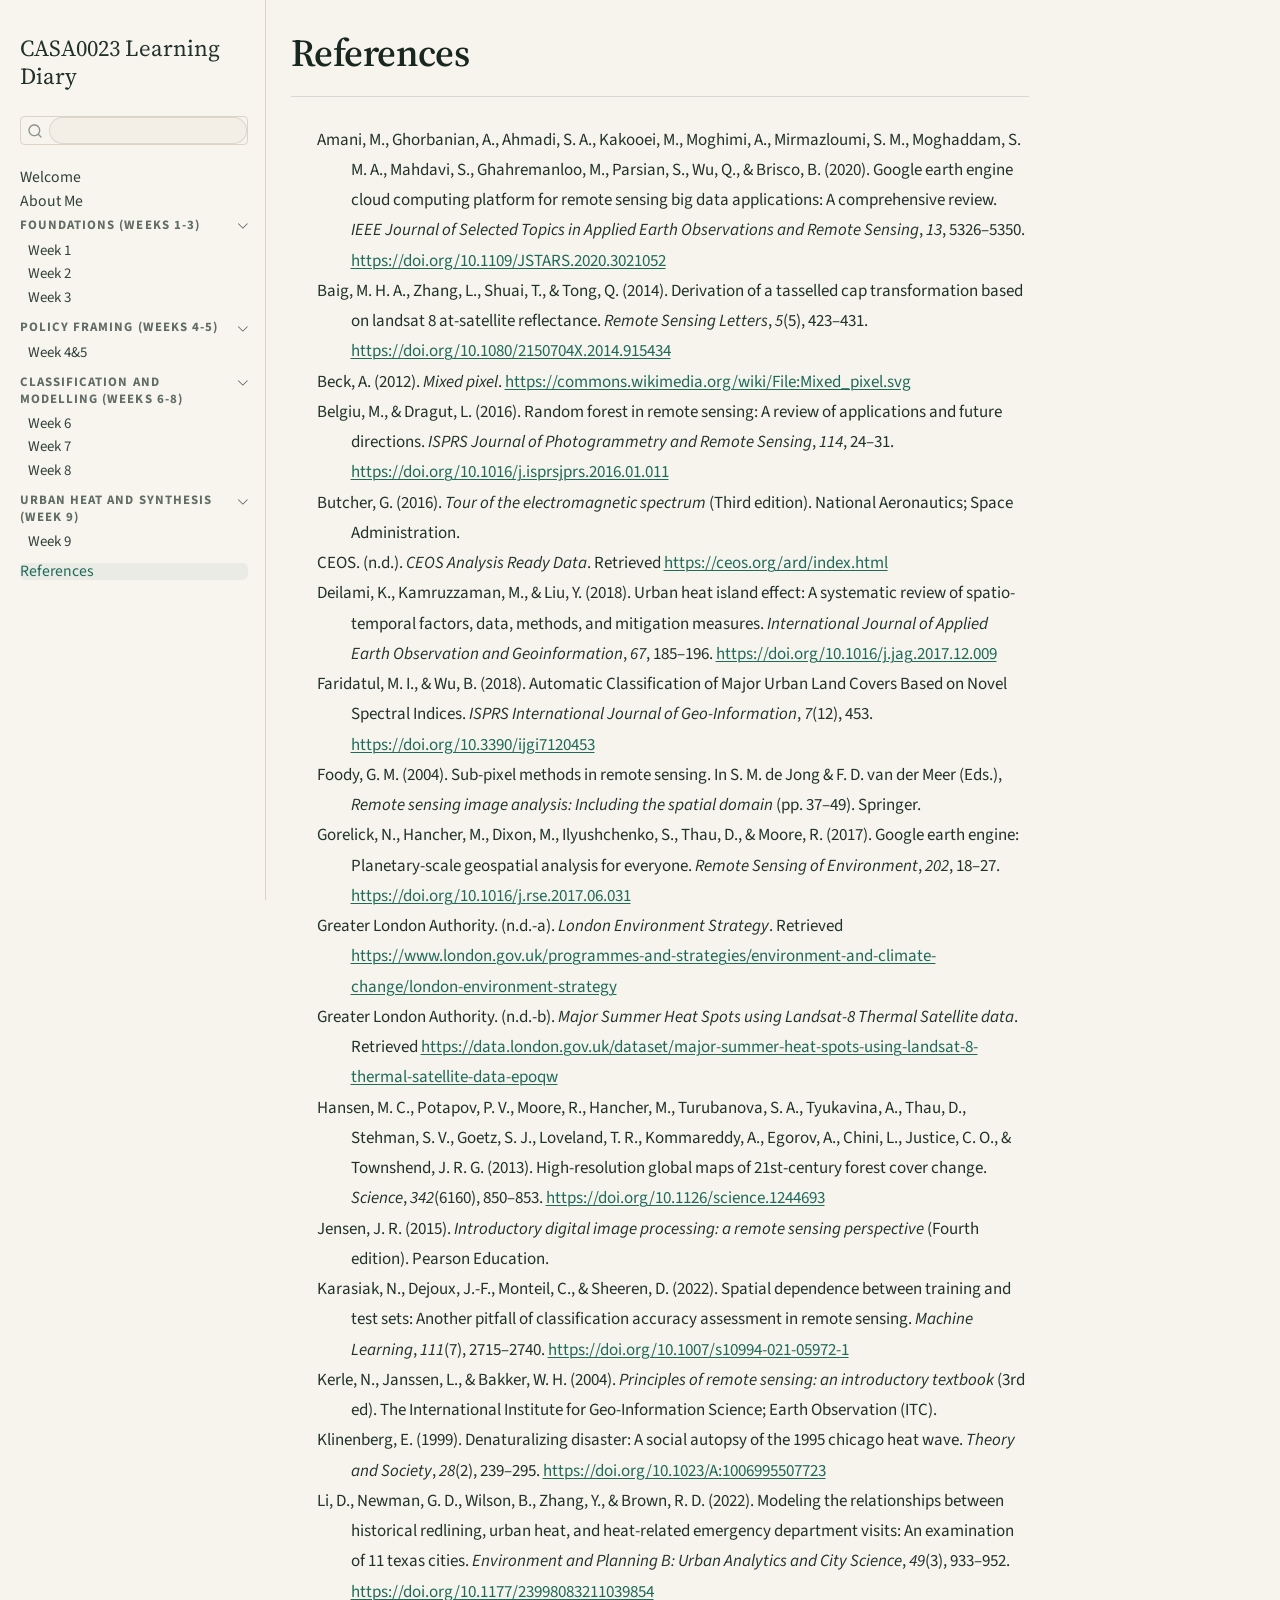
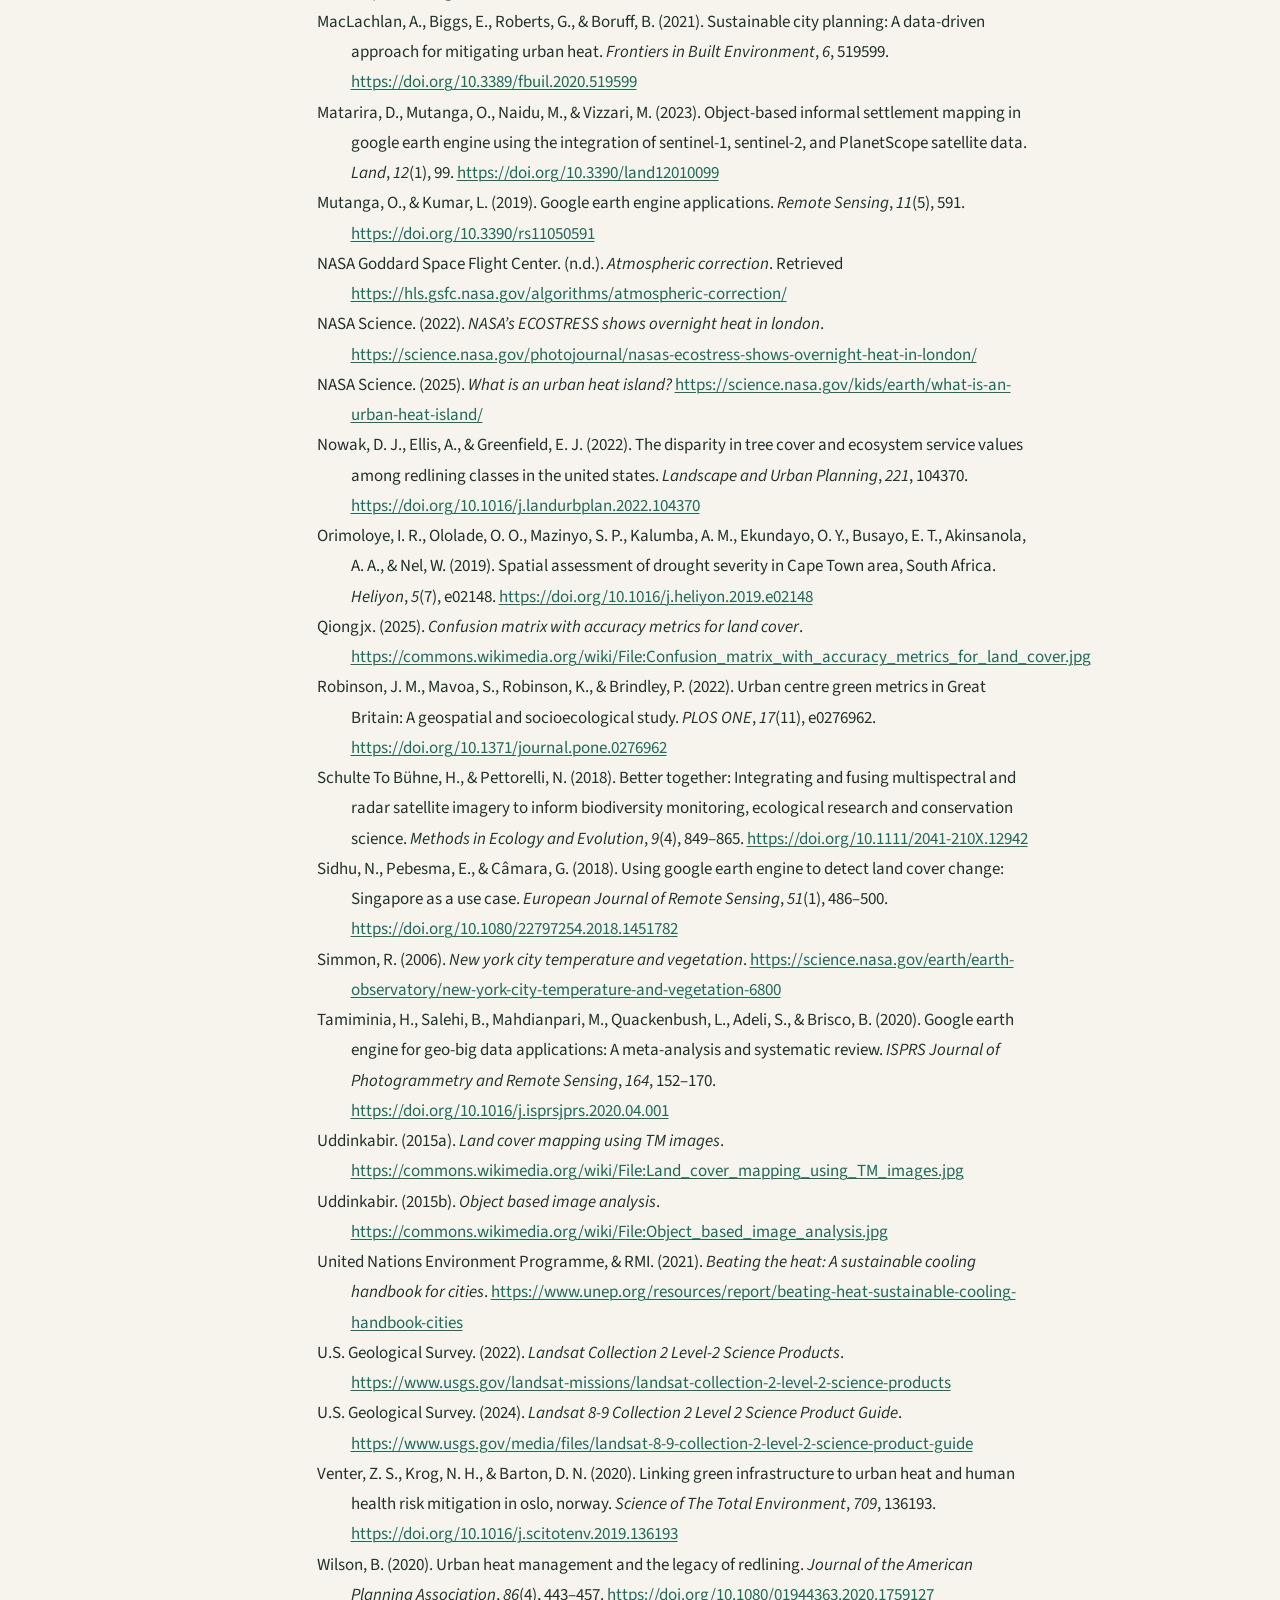
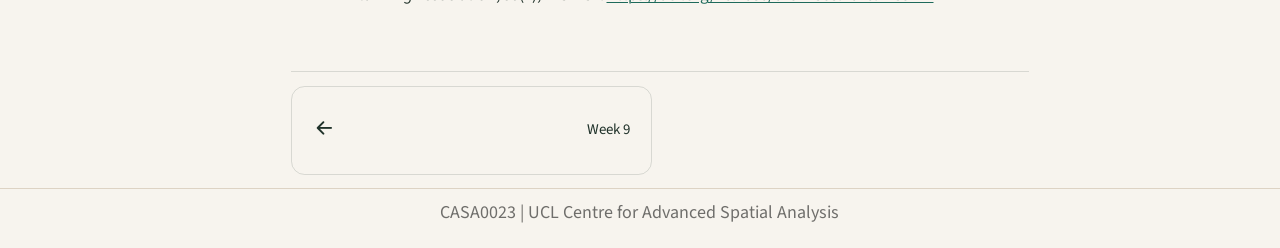
<file: docs/references.html>
<!DOCTYPE html>
<html xmlns="http://www.w3.org/1999/xhtml" lang="en" xml:lang="en"><head>

<meta charset="utf-8">
<meta name="generator" content="quarto-1.8.27">

<meta name="viewport" content="width=device-width, initial-scale=1.0, user-scalable=yes">


<title>References – CASA0023 Learning Diary</title>
<style>
code{white-space: pre-wrap;}
span.smallcaps{font-variant: small-caps;}
div.columns{display: flex; gap: min(4vw, 1.5em);}
div.column{flex: auto; overflow-x: auto;}
div.hanging-indent{margin-left: 1.5em; text-indent: -1.5em;}
ul.task-list{list-style: none;}
ul.task-list li input[type="checkbox"] {
  width: 0.8em;
  margin: 0 0.8em 0.2em -1em; /* quarto-specific, see https://github.com/quarto-dev/quarto-cli/issues/4556 */ 
  vertical-align: middle;
}
/* CSS for citations */
div.csl-bib-body { }
div.csl-entry {
  clear: both;
}
.hanging-indent div.csl-entry {
  margin-left:2em;
  text-indent:-2em;
}
div.csl-left-margin {
  min-width:2em;
  float:left;
}
div.csl-right-inline {
  margin-left:2em;
  padding-left:1em;
}
div.csl-indent {
  margin-left: 2em;
}</style>


<script src="site_libs/quarto-nav/quarto-nav.js"></script>
<script src="site_libs/quarto-nav/headroom.min.js"></script>
<script src="site_libs/clipboard/clipboard.min.js"></script>
<script src="site_libs/quarto-search/autocomplete.umd.js"></script>
<script src="site_libs/quarto-search/fuse.min.js"></script>
<script src="site_libs/quarto-search/quarto-search.js"></script>
<meta name="quarto:offset" content="./">
<link href="./week 9.html" rel="prev">
<script src="site_libs/quarto-html/quarto.js" type="module"></script>
<script src="site_libs/quarto-html/tabsets/tabsets.js" type="module"></script>
<script src="site_libs/quarto-html/axe/axe-check.js" type="module"></script>
<script src="site_libs/quarto-html/popper.min.js"></script>
<script src="site_libs/quarto-html/tippy.umd.min.js"></script>
<script src="site_libs/quarto-html/anchor.min.js"></script>
<link href="site_libs/quarto-html/tippy.css" rel="stylesheet">
<link href="site_libs/quarto-html/quarto-syntax-highlighting-dc8a987af0c04ed126583a3be4d7e66c.css" rel="stylesheet" id="quarto-text-highlighting-styles">
<script src="site_libs/bootstrap/bootstrap.min.js"></script>
<link href="site_libs/bootstrap/bootstrap-icons.css" rel="stylesheet">
<link href="site_libs/bootstrap/bootstrap-d447660303c5013b4537fbd103b63b3c.min.css" rel="stylesheet" append-hash="true" id="quarto-bootstrap" data-mode="light">
<script id="quarto-search-options" type="application/json">{
  "location": "sidebar",
  "copy-button": false,
  "collapse-after": 3,
  "panel-placement": "start",
  "type": "textbox",
  "limit": 50,
  "keyboard-shortcut": [
    "f",
    "/",
    "s"
  ],
  "show-item-context": false,
  "language": {
    "search-no-results-text": "No results",
    "search-matching-documents-text": "matching documents",
    "search-copy-link-title": "Copy link to search",
    "search-hide-matches-text": "Hide additional matches",
    "search-more-match-text": "more match in this document",
    "search-more-matches-text": "more matches in this document",
    "search-clear-button-title": "Clear",
    "search-text-placeholder": "",
    "search-detached-cancel-button-title": "Cancel",
    "search-submit-button-title": "Submit",
    "search-label": "Search"
  }
}</script>
<style>html{ scroll-behavior: smooth; }</style>


</head>

<body class="nav-sidebar docked quarto-light">

<div id="quarto-search-results"></div>
  <header id="quarto-header" class="headroom fixed-top">
  <nav class="quarto-secondary-nav">
    <div class="container-fluid d-flex">
      <button type="button" class="quarto-btn-toggle btn" data-bs-toggle="collapse" role="button" data-bs-target=".quarto-sidebar-collapse-item" aria-controls="quarto-sidebar" aria-expanded="false" aria-label="Toggle sidebar navigation" onclick="if (window.quartoToggleHeadroom) { window.quartoToggleHeadroom(); }">
        <i class="bi bi-layout-text-sidebar-reverse"></i>
      </button>
        <nav class="quarto-page-breadcrumbs" aria-label="breadcrumb"><ol class="breadcrumb"><li class="breadcrumb-item"><a href="./references.html">References</a></li></ol></nav>
        <a class="flex-grow-1" role="navigation" data-bs-toggle="collapse" data-bs-target=".quarto-sidebar-collapse-item" aria-controls="quarto-sidebar" aria-expanded="false" aria-label="Toggle sidebar navigation" onclick="if (window.quartoToggleHeadroom) { window.quartoToggleHeadroom(); }">      
        </a>
      <button type="button" class="btn quarto-search-button" aria-label="Search" onclick="window.quartoOpenSearch();">
        <i class="bi bi-search"></i>
      </button>
    </div>
  </nav>
</header>
<!-- content -->
<div id="quarto-content" class="quarto-container page-columns page-rows-contents page-layout-article">
<!-- sidebar -->
  <nav id="quarto-sidebar" class="sidebar collapse collapse-horizontal quarto-sidebar-collapse-item sidebar-navigation docked overflow-auto">
    <div class="pt-lg-2 mt-2 text-left sidebar-header">
    <div class="sidebar-title mb-0 py-0">
      <a href="./">CASA0023 Learning Diary</a> 
    </div>
      </div>
        <div class="mt-2 flex-shrink-0 align-items-center">
        <div class="sidebar-search">
        <div id="quarto-search" class="" title="Search"></div>
        </div>
        </div>
    <div class="sidebar-menu-container"> 
    <ul class="list-unstyled mt-1">
        <li class="sidebar-item">
  <div class="sidebar-item-container"> 
  <a href="./index.html" class="sidebar-item-text sidebar-link"><span class="chapter-title">Welcome</span></a>
  </div>
</li>
        <li class="sidebar-item">
  <div class="sidebar-item-container"> 
  <a href="./intro.html" class="sidebar-item-text sidebar-link"><span class="chapter-title">About Me</span></a>
  </div>
</li>
        <li class="sidebar-item sidebar-item-section">
      <div class="sidebar-item-container"> 
            <a class="sidebar-item-text sidebar-link text-start" data-bs-toggle="collapse" data-bs-target="#quarto-sidebar-section-1" role="navigation" aria-expanded="true">
 <span class="menu-text">Foundations (Weeks 1-3)</span></a>
          <a class="sidebar-item-toggle text-start" data-bs-toggle="collapse" data-bs-target="#quarto-sidebar-section-1" role="navigation" aria-expanded="true" aria-label="Toggle section">
            <i class="bi bi-chevron-right ms-2"></i>
          </a> 
      </div>
      <ul id="quarto-sidebar-section-1" class="collapse list-unstyled sidebar-section depth1 show">  
          <li class="sidebar-item">
  <div class="sidebar-item-container"> 
  <a href="./week 1.html" class="sidebar-item-text sidebar-link"><span class="chapter-title">Week 1</span></a>
  </div>
</li>
          <li class="sidebar-item">
  <div class="sidebar-item-container"> 
  <a href="./week 2.html" class="sidebar-item-text sidebar-link"><span class="chapter-title">Week 2</span></a>
  </div>
</li>
          <li class="sidebar-item">
  <div class="sidebar-item-container"> 
  <a href="./week 3.html" class="sidebar-item-text sidebar-link"><span class="chapter-title">Week 3</span></a>
  </div>
</li>
      </ul>
  </li>
        <li class="sidebar-item sidebar-item-section">
      <div class="sidebar-item-container"> 
            <a class="sidebar-item-text sidebar-link text-start" data-bs-toggle="collapse" data-bs-target="#quarto-sidebar-section-2" role="navigation" aria-expanded="true">
 <span class="menu-text">Policy Framing (Weeks 4-5)</span></a>
          <a class="sidebar-item-toggle text-start" data-bs-toggle="collapse" data-bs-target="#quarto-sidebar-section-2" role="navigation" aria-expanded="true" aria-label="Toggle section">
            <i class="bi bi-chevron-right ms-2"></i>
          </a> 
      </div>
      <ul id="quarto-sidebar-section-2" class="collapse list-unstyled sidebar-section depth1 show">  
          <li class="sidebar-item">
  <div class="sidebar-item-container"> 
  <a href="./week 4&amp;5.html" class="sidebar-item-text sidebar-link"><span class="chapter-title">Week 4&amp;5</span></a>
  </div>
</li>
      </ul>
  </li>
        <li class="sidebar-item sidebar-item-section">
      <div class="sidebar-item-container"> 
            <a class="sidebar-item-text sidebar-link text-start" data-bs-toggle="collapse" data-bs-target="#quarto-sidebar-section-3" role="navigation" aria-expanded="true">
 <span class="menu-text">Classification and Modelling (Weeks 6-8)</span></a>
          <a class="sidebar-item-toggle text-start" data-bs-toggle="collapse" data-bs-target="#quarto-sidebar-section-3" role="navigation" aria-expanded="true" aria-label="Toggle section">
            <i class="bi bi-chevron-right ms-2"></i>
          </a> 
      </div>
      <ul id="quarto-sidebar-section-3" class="collapse list-unstyled sidebar-section depth1 show">  
          <li class="sidebar-item">
  <div class="sidebar-item-container"> 
  <a href="./week 6.html" class="sidebar-item-text sidebar-link"><span class="chapter-title">Week 6</span></a>
  </div>
</li>
          <li class="sidebar-item">
  <div class="sidebar-item-container"> 
  <a href="./week 7.html" class="sidebar-item-text sidebar-link"><span class="chapter-title">Week 7</span></a>
  </div>
</li>
          <li class="sidebar-item">
  <div class="sidebar-item-container"> 
  <a href="./week 8.html" class="sidebar-item-text sidebar-link"><span class="chapter-title">Week 8</span></a>
  </div>
</li>
      </ul>
  </li>
        <li class="sidebar-item sidebar-item-section">
      <div class="sidebar-item-container"> 
            <a class="sidebar-item-text sidebar-link text-start" data-bs-toggle="collapse" data-bs-target="#quarto-sidebar-section-4" role="navigation" aria-expanded="true">
 <span class="menu-text">Urban Heat and Synthesis (Week 9)</span></a>
          <a class="sidebar-item-toggle text-start" data-bs-toggle="collapse" data-bs-target="#quarto-sidebar-section-4" role="navigation" aria-expanded="true" aria-label="Toggle section">
            <i class="bi bi-chevron-right ms-2"></i>
          </a> 
      </div>
      <ul id="quarto-sidebar-section-4" class="collapse list-unstyled sidebar-section depth1 show">  
          <li class="sidebar-item">
  <div class="sidebar-item-container"> 
  <a href="./week 9.html" class="sidebar-item-text sidebar-link"><span class="chapter-title">Week 9</span></a>
  </div>
</li>
      </ul>
  </li>
        <li class="sidebar-item">
  <div class="sidebar-item-container"> 
  <a href="./references.html" class="sidebar-item-text sidebar-link active">
 <span class="menu-text">References</span></a>
  </div>
</li>
    </ul>
    </div>
</nav>
<div id="quarto-sidebar-glass" class="quarto-sidebar-collapse-item" data-bs-toggle="collapse" data-bs-target=".quarto-sidebar-collapse-item"></div>
<!-- margin-sidebar -->
    <div id="quarto-margin-sidebar" class="sidebar margin-sidebar zindex-bottom">
        
    </div>
<!-- main -->
<main class="content" id="quarto-document-content">

<header id="title-block-header" class="quarto-title-block default">
<div class="quarto-title">
<h1 class="title">References</h1>
</div>



<div class="quarto-title-meta">

    
  
    
  </div>
  


</header>


<div id="refs" class="references csl-bib-body hanging-indent" data-entry-spacing="0" data-line-spacing="2" role="list">
<div id="ref-amani2020" class="csl-entry" role="listitem">
Amani, M., Ghorbanian, A., Ahmadi, S. A., Kakooei, M., Moghimi, A.,
Mirmazloumi, S. M., Moghaddam, S. M. A., Mahdavi, S., Ghahremanloo, M.,
Parsian, S., Wu, Q., &amp; Brisco, B. (2020). Google earth engine cloud
computing platform for remote sensing big data applications: A
comprehensive review. <em>IEEE Journal of Selected Topics in Applied
Earth Observations and Remote Sensing</em>, <em>13</em>, 5326–5350. <a href="https://doi.org/10.1109/JSTARS.2020.3021052">https://doi.org/10.1109/JSTARS.2020.3021052</a>
</div>
<div id="ref-baig2014" class="csl-entry" role="listitem">
Baig, M. H. A., Zhang, L., Shuai, T., &amp; Tong, Q. (2014). Derivation
of a tasselled cap transformation based on landsat 8 at-satellite
reflectance. <em>Remote Sensing Letters</em>, <em>5</em>(5), 423–431. <a href="https://doi.org/10.1080/2150704X.2014.915434">https://doi.org/10.1080/2150704X.2014.915434</a>
</div>
<div id="ref-wikimediamixedpixel" class="csl-entry" role="listitem">
Beck, A. (2012). <em>Mixed pixel</em>. <a href="https://commons.wikimedia.org/wiki/File:Mixed_pixel.svg">https://commons.wikimedia.org/wiki/File:Mixed_pixel.svg</a>
</div>
<div id="ref-belgiu2016" class="csl-entry" role="listitem">
Belgiu, M., &amp; Dragut, L. (2016). Random forest in remote sensing: A
review of applications and future directions. <em>ISPRS Journal of
Photogrammetry and Remote Sensing</em>, <em>114</em>, 24–31. <a href="https://doi.org/10.1016/j.isprsjprs.2016.01.011">https://doi.org/10.1016/j.isprsjprs.2016.01.011</a>
</div>
<div id="ref-butcher2016" class="csl-entry" role="listitem">
Butcher, G. (2016). <em>Tour of the electromagnetic spectrum</em> (Third
edition). National Aeronautics; Space Administration.
</div>
<div id="ref-ceosana" class="csl-entry" role="listitem">
CEOS. (n.d.). <em>CEOS Analysis Ready Data</em>. Retrieved <a href="https://ceos.org/ard/index.html">https://ceos.org/ard/index.html</a>
</div>
<div id="ref-deilami2018" class="csl-entry" role="listitem">
Deilami, K., Kamruzzaman, M., &amp; Liu, Y. (2018). Urban heat island
effect: A systematic review of spatio-temporal factors, data, methods,
and mitigation measures. <em>International Journal of Applied Earth
Observation and Geoinformation</em>, <em>67</em>, 185–196. <a href="https://doi.org/10.1016/j.jag.2017.12.009">https://doi.org/10.1016/j.jag.2017.12.009</a>
</div>
<div id="ref-faridatul2018" class="csl-entry" role="listitem">
Faridatul, M. I., &amp; Wu, B. (2018). Automatic Classification of Major
Urban Land Covers Based on Novel Spectral Indices. <em>ISPRS
International Journal of Geo-Information</em>, <em>7</em>(12), 453. <a href="https://doi.org/10.3390/ijgi7120453">https://doi.org/10.3390/ijgi7120453</a>
</div>
<div id="ref-foody2004" class="csl-entry" role="listitem">
Foody, G. M. (2004). Sub-pixel methods in remote sensing. In S. M. de
Jong &amp; F. D. van der Meer (Eds.), <em>Remote sensing image analysis:
Including the spatial domain</em> (pp. 37–49). Springer.
</div>
<div id="ref-gorelick2017" class="csl-entry" role="listitem">
Gorelick, N., Hancher, M., Dixon, M., Ilyushchenko, S., Thau, D., &amp;
Moore, R. (2017). Google earth engine: Planetary-scale geospatial
analysis for everyone. <em>Remote Sensing of Environment</em>,
<em>202</em>, 18–27. <a href="https://doi.org/10.1016/j.rse.2017.06.031">https://doi.org/10.1016/j.rse.2017.06.031</a>
</div>
<div id="ref-londone" class="csl-entry" role="listitem">
Greater London Authority. (n.d.-a). <em>London Environment
Strategy</em>. Retrieved <a href="https://www.london.gov.uk/programmes-and-strategies/environment-and-climate-change/london-environment-strategy">https://www.london.gov.uk/programmes-and-strategies/environment-and-climate-change/london-environment-strategy</a>
</div>
<div id="ref-majorsu" class="csl-entry" role="listitem">
Greater London Authority. (n.d.-b). <em>Major Summer Heat Spots using
Landsat-8 Thermal Satellite data</em>. Retrieved <a href="https://data.london.gov.uk/dataset/major-summer-heat-spots-using-landsat-8-thermal-satellite-data-epoqw">https://data.london.gov.uk/dataset/major-summer-heat-spots-using-landsat-8-thermal-satellite-data-epoqw</a>
</div>
<div id="ref-hansen2013" class="csl-entry" role="listitem">
Hansen, M. C., Potapov, P. V., Moore, R., Hancher, M., Turubanova, S.
A., Tyukavina, A., Thau, D., Stehman, S. V., Goetz, S. J., Loveland, T.
R., Kommareddy, A., Egorov, A., Chini, L., Justice, C. O., &amp;
Townshend, J. R. G. (2013). High-resolution global maps of 21st-century
forest cover change. <em>Science</em>, <em>342</em>(6160), 850–853. <a href="https://doi.org/10.1126/science.1244693">https://doi.org/10.1126/science.1244693</a>
</div>
<div id="ref-jensen2016" class="csl-entry" role="listitem">
Jensen, J. R. (2015). <em>Introductory digital image processing: a
remote sensing perspective</em> (Fourth edition). Pearson Education.
</div>
<div id="ref-karasiak2022" class="csl-entry" role="listitem">
Karasiak, N., Dejoux, J.-F., Monteil, C., &amp; Sheeren, D. (2022).
Spatial dependence between training and test sets: Another pitfall of
classification accuracy assessment in remote sensing. <em>Machine
Learning</em>, <em>111</em>(7), 2715–2740. <a href="https://doi.org/10.1007/s10994-021-05972-1">https://doi.org/10.1007/s10994-021-05972-1</a>
</div>
<div id="ref-kerle2004" class="csl-entry" role="listitem">
Kerle, N., Janssen, L., &amp; Bakker, W. H. (2004). <em>Principles of
remote sensing: an introductory textbook</em> (3rd ed). The
International Institute for Geo-Information Science; Earth Observation
(ITC).
</div>
<div id="ref-klinenberg1999" class="csl-entry" role="listitem">
Klinenberg, E. (1999). Denaturalizing disaster: A social autopsy of the
1995 chicago heat wave. <em>Theory and Society</em>, <em>28</em>(2),
239–295. <a href="https://doi.org/10.1023/A:1006995507723">https://doi.org/10.1023/A:1006995507723</a>
</div>
<div id="ref-li2022redlining" class="csl-entry" role="listitem">
Li, D., Newman, G. D., Wilson, B., Zhang, Y., &amp; Brown, R. D. (2022).
Modeling the relationships between historical redlining, urban heat, and
heat-related emergency department visits: An examination of 11 texas
cities. <em>Environment and Planning B: Urban Analytics and City
Science</em>, <em>49</em>(3), 933–952. <a href="https://doi.org/10.1177/23998083211039854">https://doi.org/10.1177/23998083211039854</a>
</div>
<div id="ref-maclachlan2021heat" class="csl-entry" role="listitem">
MacLachlan, A., Biggs, E., Roberts, G., &amp; Boruff, B. (2021).
Sustainable city planning: A data-driven approach for mitigating urban
heat. <em>Frontiers in Built Environment</em>, <em>6</em>, 519599. <a href="https://doi.org/10.3389/fbuil.2020.519599">https://doi.org/10.3389/fbuil.2020.519599</a>
</div>
<div id="ref-matarira2023" class="csl-entry" role="listitem">
Matarira, D., Mutanga, O., Naidu, M., &amp; Vizzari, M. (2023).
Object-based informal settlement mapping in google earth engine using
the integration of sentinel-1, sentinel-2, and PlanetScope satellite
data. <em>Land</em>, <em>12</em>(1), 99. <a href="https://doi.org/10.3390/land12010099">https://doi.org/10.3390/land12010099</a>
</div>
<div id="ref-mutanga2019" class="csl-entry" role="listitem">
Mutanga, O., &amp; Kumar, L. (2019). Google earth engine applications.
<em>Remote Sensing</em>, <em>11</em>(5), 591. <a href="https://doi.org/10.3390/rs11050591">https://doi.org/10.3390/rs11050591</a>
</div>
<div id="ref-hlsatcorr" class="csl-entry" role="listitem">
NASA Goddard Space Flight Center. (n.d.). <em>Atmospheric
correction</em>. Retrieved <a href="https://hls.gsfc.nasa.gov/algorithms/atmospheric-correction/">https://hls.gsfc.nasa.gov/algorithms/atmospheric-correction/</a>
</div>
<div id="ref-nasaecostresslondon2022" class="csl-entry" role="listitem">
NASA Science. (2022). <em>NASA’s ECOSTRESS shows overnight heat in
london</em>. <a href="https://science.nasa.gov/photojournal/nasas-ecostress-shows-overnight-heat-in-london/">https://science.nasa.gov/photojournal/nasas-ecostress-shows-overnight-heat-in-london/</a>
</div>
<div id="ref-nasaurbansurfaces2025" class="csl-entry" role="listitem">
NASA Science. (2025). <em>What is an urban heat island?</em> <a href="https://science.nasa.gov/kids/earth/what-is-an-urban-heat-island/">https://science.nasa.gov/kids/earth/what-is-an-urban-heat-island/</a>
</div>
<div id="ref-nowak2022" class="csl-entry" role="listitem">
Nowak, D. J., Ellis, A., &amp; Greenfield, E. J. (2022). The disparity
in tree cover and ecosystem service values among redlining classes in
the united states. <em>Landscape and Urban Planning</em>, <em>221</em>,
104370. <a href="https://doi.org/10.1016/j.landurbplan.2022.104370">https://doi.org/10.1016/j.landurbplan.2022.104370</a>
</div>
<div id="ref-orimoloye2019" class="csl-entry" role="listitem">
Orimoloye, I. R., Ololade, O. O., Mazinyo, S. P., Kalumba, A. M.,
Ekundayo, O. Y., Busayo, E. T., Akinsanola, A. A., &amp; Nel, W. (2019).
Spatial assessment of drought severity in Cape Town area, South Africa.
<em>Heliyon</em>, <em>5</em>(7), e02148. <a href="https://doi.org/10.1016/j.heliyon.2019.e02148">https://doi.org/10.1016/j.heliyon.2019.e02148</a>
</div>
<div id="ref-wikimediaconfmatrix" class="csl-entry" role="listitem">
Qiongjx. (2025). <em>Confusion matrix with accuracy metrics for land
cover</em>. <a href="https://commons.wikimedia.org/wiki/File:Confusion_matrix_with_accuracy_metrics_for_land_cover.jpg">https://commons.wikimedia.org/wiki/File:Confusion_matrix_with_accuracy_metrics_for_land_cover.jpg</a>
</div>
<div id="ref-robinson2022" class="csl-entry" role="listitem">
Robinson, J. M., Mavoa, S., Robinson, K., &amp; Brindley, P. (2022).
Urban centre green metrics in Great Britain: A geospatial and
socioecological study. <em>PLOS ONE</em>, <em>17</em>(11), e0276962. <a href="https://doi.org/10.1371/journal.pone.0276962">https://doi.org/10.1371/journal.pone.0276962</a>
</div>
<div id="ref-schultetobuhne2018" class="csl-entry" role="listitem">
Schulte To Bühne, H., &amp; Pettorelli, N. (2018). Better together:
Integrating and fusing multispectral and radar satellite imagery to
inform biodiversity monitoring, ecological research and conservation
science. <em>Methods in Ecology and Evolution</em>, <em>9</em>(4),
849–865. <a href="https://doi.org/10.1111/2041-210X.12942">https://doi.org/10.1111/2041-210X.12942</a>
</div>
<div id="ref-sidhu2018" class="csl-entry" role="listitem">
Sidhu, N., Pebesma, E., &amp; Câmara, G. (2018). Using google earth
engine to detect land cover change: Singapore as a use case.
<em>European Journal of Remote Sensing</em>, <em>51</em>(1), 486–500. <a href="https://doi.org/10.1080/22797254.2018.1451782">https://doi.org/10.1080/22797254.2018.1451782</a>
</div>
<div id="ref-nasanycvegetationtemp2025" class="csl-entry" role="listitem">
Simmon, R. (2006). <em>New york city temperature and vegetation</em>. <a href="https://science.nasa.gov/earth/earth-observatory/new-york-city-temperature-and-vegetation-6800">https://science.nasa.gov/earth/earth-observatory/new-york-city-temperature-and-vegetation-6800</a>
</div>
<div id="ref-tamiminia2020" class="csl-entry" role="listitem">
Tamiminia, H., Salehi, B., Mahdianpari, M., Quackenbush, L., Adeli, S.,
&amp; Brisco, B. (2020). Google earth engine for geo-big data
applications: A meta-analysis and systematic review. <em>ISPRS Journal
of Photogrammetry and Remote Sensing</em>, <em>164</em>, 152–170. <a href="https://doi.org/10.1016/j.isprsjprs.2020.04.001">https://doi.org/10.1016/j.isprsjprs.2020.04.001</a>
</div>
<div id="ref-wikimedialcmapping" class="csl-entry" role="listitem">
Uddinkabir. (2015a). <em>Land cover mapping using TM images</em>. <a href="https://commons.wikimedia.org/wiki/File:Land_cover_mapping_using_TM_images.jpg">https://commons.wikimedia.org/wiki/File:Land_cover_mapping_using_TM_images.jpg</a>
</div>
<div id="ref-wikimediaobia" class="csl-entry" role="listitem">
Uddinkabir. (2015b). <em>Object based image analysis</em>. <a href="https://commons.wikimedia.org/wiki/File:Object_based_image_analysis.jpg">https://commons.wikimedia.org/wiki/File:Object_based_image_analysis.jpg</a>
</div>
<div id="ref-unep2021" class="csl-entry" role="listitem">
United Nations Environment Programme, &amp; RMI. (2021). <em>Beating the
heat: A sustainable cooling handbook for cities</em>. <a href="https://www.unep.org/resources/report/beating-heat-sustainable-cooling-handbook-cities">https://www.unep.org/resources/report/beating-heat-sustainable-cooling-handbook-cities</a>
</div>
<div id="ref-landsat2022" class="csl-entry" role="listitem">
U.S. Geological Survey. (2022). <em>Landsat Collection 2 Level-2 Science
Products</em>. <a href="https://www.usgs.gov/landsat-missions/landsat-collection-2-level-2-science-products">https://www.usgs.gov/landsat-missions/landsat-collection-2-level-2-science-products</a>
</div>
<div id="ref-landsat2024" class="csl-entry" role="listitem">
U.S. Geological Survey. (2024). <em>Landsat 8-9 Collection 2 Level 2
Science Product Guide</em>. <a href="https://www.usgs.gov/media/files/landsat-8-9-collection-2-level-2-science-product-guide">https://www.usgs.gov/media/files/landsat-8-9-collection-2-level-2-science-product-guide</a>
</div>
<div id="ref-venter2020" class="csl-entry" role="listitem">
Venter, Z. S., Krog, N. H., &amp; Barton, D. N. (2020). Linking green
infrastructure to urban heat and human health risk mitigation in oslo,
norway. <em>Science of The Total Environment</em>, <em>709</em>, 136193.
<a href="https://doi.org/10.1016/j.scitotenv.2019.136193">https://doi.org/10.1016/j.scitotenv.2019.136193</a>
</div>
<div id="ref-wilson2020" class="csl-entry" role="listitem">
Wilson, B. (2020). Urban heat management and the legacy of redlining.
<em>Journal of the American Planning Association</em>, <em>86</em>(4),
443–457. <a href="https://doi.org/10.1080/01944363.2020.1759127">https://doi.org/10.1080/01944363.2020.1759127</a>
</div>
</div>



</main> <!-- /main -->
<script id="quarto-html-after-body" type="application/javascript">
  window.document.addEventListener("DOMContentLoaded", function (event) {
    const icon = "";
    const anchorJS = new window.AnchorJS();
    anchorJS.options = {
      placement: 'right',
      icon: icon
    };
    anchorJS.add('.anchored');
    const isCodeAnnotation = (el) => {
      for (const clz of el.classList) {
        if (clz.startsWith('code-annotation-')) {                     
          return true;
        }
      }
      return false;
    }
    const onCopySuccess = function(e) {
      // button target
      const button = e.trigger;
      // don't keep focus
      button.blur();
      // flash "checked"
      button.classList.add('code-copy-button-checked');
      var currentTitle = button.getAttribute("title");
      button.setAttribute("title", "Copied!");
      let tooltip;
      if (window.bootstrap) {
        button.setAttribute("data-bs-toggle", "tooltip");
        button.setAttribute("data-bs-placement", "left");
        button.setAttribute("data-bs-title", "Copied!");
        tooltip = new bootstrap.Tooltip(button, 
          { trigger: "manual", 
            customClass: "code-copy-button-tooltip",
            offset: [0, -8]});
        tooltip.show();    
      }
      setTimeout(function() {
        if (tooltip) {
          tooltip.hide();
          button.removeAttribute("data-bs-title");
          button.removeAttribute("data-bs-toggle");
          button.removeAttribute("data-bs-placement");
        }
        button.setAttribute("title", currentTitle);
        button.classList.remove('code-copy-button-checked');
      }, 1000);
      // clear code selection
      e.clearSelection();
    }
    const getTextToCopy = function(trigger) {
      const outerScaffold = trigger.parentElement.cloneNode(true);
      const codeEl = outerScaffold.querySelector('code');
      for (const childEl of codeEl.children) {
        if (isCodeAnnotation(childEl)) {
          childEl.remove();
        }
      }
      return codeEl.innerText;
    }
    const clipboard = new window.ClipboardJS('.code-copy-button:not([data-in-quarto-modal])', {
      text: getTextToCopy
    });
    clipboard.on('success', onCopySuccess);
    if (window.document.getElementById('quarto-embedded-source-code-modal')) {
      const clipboardModal = new window.ClipboardJS('.code-copy-button[data-in-quarto-modal]', {
        text: getTextToCopy,
        container: window.document.getElementById('quarto-embedded-source-code-modal')
      });
      clipboardModal.on('success', onCopySuccess);
    }
      var localhostRegex = new RegExp(/^(?:http|https):\/\/localhost\:?[0-9]*\//);
      var mailtoRegex = new RegExp(/^mailto:/);
        var filterRegex = new RegExp('/' + window.location.host + '/');
      var isInternal = (href) => {
          return filterRegex.test(href) || localhostRegex.test(href) || mailtoRegex.test(href);
      }
      // Inspect non-navigation links and adorn them if external
     var links = window.document.querySelectorAll('a[href]:not(.nav-link):not(.navbar-brand):not(.toc-action):not(.sidebar-link):not(.sidebar-item-toggle):not(.pagination-link):not(.no-external):not([aria-hidden]):not(.dropdown-item):not(.quarto-navigation-tool):not(.about-link)');
      for (var i=0; i<links.length; i++) {
        const link = links[i];
        if (!isInternal(link.href)) {
          // undo the damage that might have been done by quarto-nav.js in the case of
          // links that we want to consider external
          if (link.dataset.originalHref !== undefined) {
            link.href = link.dataset.originalHref;
          }
            // target, if specified
            link.setAttribute("target", "_blank");
            if (link.getAttribute("rel") === null) {
              link.setAttribute("rel", "noopener");
            }
        }
      }
    function tippyHover(el, contentFn, onTriggerFn, onUntriggerFn) {
      const config = {
        allowHTML: true,
        maxWidth: 500,
        delay: 100,
        arrow: false,
        appendTo: function(el) {
            return el.parentElement;
        },
        interactive: true,
        interactiveBorder: 10,
        theme: 'quarto',
        placement: 'bottom-start',
      };
      if (contentFn) {
        config.content = contentFn;
      }
      if (onTriggerFn) {
        config.onTrigger = onTriggerFn;
      }
      if (onUntriggerFn) {
        config.onUntrigger = onUntriggerFn;
      }
      window.tippy(el, config); 
    }
    const noterefs = window.document.querySelectorAll('a[role="doc-noteref"]');
    for (var i=0; i<noterefs.length; i++) {
      const ref = noterefs[i];
      tippyHover(ref, function() {
        // use id or data attribute instead here
        let href = ref.getAttribute('data-footnote-href') || ref.getAttribute('href');
        try { href = new URL(href).hash; } catch {}
        const id = href.replace(/^#\/?/, "");
        const note = window.document.getElementById(id);
        if (note) {
          return note.innerHTML;
        } else {
          return "";
        }
      });
    }
    const xrefs = window.document.querySelectorAll('a.quarto-xref');
    const processXRef = (id, note) => {
      // Strip column container classes
      const stripColumnClz = (el) => {
        el.classList.remove("page-full", "page-columns");
        if (el.children) {
          for (const child of el.children) {
            stripColumnClz(child);
          }
        }
      }
      stripColumnClz(note)
      if (id === null || id.startsWith('sec-')) {
        // Special case sections, only their first couple elements
        const container = document.createElement("div");
        if (note.children && note.children.length > 2) {
          container.appendChild(note.children[0].cloneNode(true));
          for (let i = 1; i < note.children.length; i++) {
            const child = note.children[i];
            if (child.tagName === "P" && child.innerText === "") {
              continue;
            } else {
              container.appendChild(child.cloneNode(true));
              break;
            }
          }
          if (window.Quarto?.typesetMath) {
            window.Quarto.typesetMath(container);
          }
          return container.innerHTML
        } else {
          if (window.Quarto?.typesetMath) {
            window.Quarto.typesetMath(note);
          }
          return note.innerHTML;
        }
      } else {
        // Remove any anchor links if they are present
        const anchorLink = note.querySelector('a.anchorjs-link');
        if (anchorLink) {
          anchorLink.remove();
        }
        if (window.Quarto?.typesetMath) {
          window.Quarto.typesetMath(note);
        }
        if (note.classList.contains("callout")) {
          return note.outerHTML;
        } else {
          return note.innerHTML;
        }
      }
    }
    for (var i=0; i<xrefs.length; i++) {
      const xref = xrefs[i];
      tippyHover(xref, undefined, function(instance) {
        instance.disable();
        let url = xref.getAttribute('href');
        let hash = undefined; 
        if (url.startsWith('#')) {
          hash = url;
        } else {
          try { hash = new URL(url).hash; } catch {}
        }
        if (hash) {
          const id = hash.replace(/^#\/?/, "");
          const note = window.document.getElementById(id);
          if (note !== null) {
            try {
              const html = processXRef(id, note.cloneNode(true));
              instance.setContent(html);
            } finally {
              instance.enable();
              instance.show();
            }
          } else {
            // See if we can fetch this
            fetch(url.split('#')[0])
            .then(res => res.text())
            .then(html => {
              const parser = new DOMParser();
              const htmlDoc = parser.parseFromString(html, "text/html");
              const note = htmlDoc.getElementById(id);
              if (note !== null) {
                const html = processXRef(id, note);
                instance.setContent(html);
              } 
            }).finally(() => {
              instance.enable();
              instance.show();
            });
          }
        } else {
          // See if we can fetch a full url (with no hash to target)
          // This is a special case and we should probably do some content thinning / targeting
          fetch(url)
          .then(res => res.text())
          .then(html => {
            const parser = new DOMParser();
            const htmlDoc = parser.parseFromString(html, "text/html");
            const note = htmlDoc.querySelector('main.content');
            if (note !== null) {
              // This should only happen for chapter cross references
              // (since there is no id in the URL)
              // remove the first header
              if (note.children.length > 0 && note.children[0].tagName === "HEADER") {
                note.children[0].remove();
              }
              const html = processXRef(null, note);
              instance.setContent(html);
            } 
          }).finally(() => {
            instance.enable();
            instance.show();
          });
        }
      }, function(instance) {
      });
    }
        let selectedAnnoteEl;
        const selectorForAnnotation = ( cell, annotation) => {
          let cellAttr = 'data-code-cell="' + cell + '"';
          let lineAttr = 'data-code-annotation="' +  annotation + '"';
          const selector = 'span[' + cellAttr + '][' + lineAttr + ']';
          return selector;
        }
        const selectCodeLines = (annoteEl) => {
          const doc = window.document;
          const targetCell = annoteEl.getAttribute("data-target-cell");
          const targetAnnotation = annoteEl.getAttribute("data-target-annotation");
          const annoteSpan = window.document.querySelector(selectorForAnnotation(targetCell, targetAnnotation));
          const lines = annoteSpan.getAttribute("data-code-lines").split(",");
          const lineIds = lines.map((line) => {
            return targetCell + "-" + line;
          })
          let top = null;
          let height = null;
          let parent = null;
          if (lineIds.length > 0) {
              //compute the position of the single el (top and bottom and make a div)
              const el = window.document.getElementById(lineIds[0]);
              top = el.offsetTop;
              height = el.offsetHeight;
              parent = el.parentElement.parentElement;
            if (lineIds.length > 1) {
              const lastEl = window.document.getElementById(lineIds[lineIds.length - 1]);
              const bottom = lastEl.offsetTop + lastEl.offsetHeight;
              height = bottom - top;
            }
            if (top !== null && height !== null && parent !== null) {
              // cook up a div (if necessary) and position it 
              let div = window.document.getElementById("code-annotation-line-highlight");
              if (div === null) {
                div = window.document.createElement("div");
                div.setAttribute("id", "code-annotation-line-highlight");
                div.style.position = 'absolute';
                parent.appendChild(div);
              }
              div.style.top = top - 2 + "px";
              div.style.height = height + 4 + "px";
              div.style.left = 0;
              let gutterDiv = window.document.getElementById("code-annotation-line-highlight-gutter");
              if (gutterDiv === null) {
                gutterDiv = window.document.createElement("div");
                gutterDiv.setAttribute("id", "code-annotation-line-highlight-gutter");
                gutterDiv.style.position = 'absolute';
                const codeCell = window.document.getElementById(targetCell);
                const gutter = codeCell.querySelector('.code-annotation-gutter');
                gutter.appendChild(gutterDiv);
              }
              gutterDiv.style.top = top - 2 + "px";
              gutterDiv.style.height = height + 4 + "px";
            }
            selectedAnnoteEl = annoteEl;
          }
        };
        const unselectCodeLines = () => {
          const elementsIds = ["code-annotation-line-highlight", "code-annotation-line-highlight-gutter"];
          elementsIds.forEach((elId) => {
            const div = window.document.getElementById(elId);
            if (div) {
              div.remove();
            }
          });
          selectedAnnoteEl = undefined;
        };
          // Handle positioning of the toggle
      window.addEventListener(
        "resize",
        throttle(() => {
          elRect = undefined;
          if (selectedAnnoteEl) {
            selectCodeLines(selectedAnnoteEl);
          }
        }, 10)
      );
      function throttle(fn, ms) {
      let throttle = false;
      let timer;
        return (...args) => {
          if(!throttle) { // first call gets through
              fn.apply(this, args);
              throttle = true;
          } else { // all the others get throttled
              if(timer) clearTimeout(timer); // cancel #2
              timer = setTimeout(() => {
                fn.apply(this, args);
                timer = throttle = false;
              }, ms);
          }
        };
      }
        // Attach click handler to the DT
        const annoteDls = window.document.querySelectorAll('dt[data-target-cell]');
        for (const annoteDlNode of annoteDls) {
          annoteDlNode.addEventListener('click', (event) => {
            const clickedEl = event.target;
            if (clickedEl !== selectedAnnoteEl) {
              unselectCodeLines();
              const activeEl = window.document.querySelector('dt[data-target-cell].code-annotation-active');
              if (activeEl) {
                activeEl.classList.remove('code-annotation-active');
              }
              selectCodeLines(clickedEl);
              clickedEl.classList.add('code-annotation-active');
            } else {
              // Unselect the line
              unselectCodeLines();
              clickedEl.classList.remove('code-annotation-active');
            }
          });
        }
    const findCites = (el) => {
      const parentEl = el.parentElement;
      if (parentEl) {
        const cites = parentEl.dataset.cites;
        if (cites) {
          return {
            el,
            cites: cites.split(' ')
          };
        } else {
          return findCites(el.parentElement)
        }
      } else {
        return undefined;
      }
    };
    var bibliorefs = window.document.querySelectorAll('a[role="doc-biblioref"]');
    for (var i=0; i<bibliorefs.length; i++) {
      const ref = bibliorefs[i];
      const citeInfo = findCites(ref);
      if (citeInfo) {
        tippyHover(citeInfo.el, function() {
          var popup = window.document.createElement('div');
          citeInfo.cites.forEach(function(cite) {
            var citeDiv = window.document.createElement('div');
            citeDiv.classList.add('hanging-indent');
            citeDiv.classList.add('csl-entry');
            var biblioDiv = window.document.getElementById('ref-' + cite);
            if (biblioDiv) {
              citeDiv.innerHTML = biblioDiv.innerHTML;
            }
            popup.appendChild(citeDiv);
          });
          return popup.innerHTML;
        });
      }
    }
  });
  </script>
<nav class="page-navigation">
  <div class="nav-page nav-page-previous">
      <a href="./week 9.html" class="pagination-link" aria-label="Week 9">
        <i class="bi bi-arrow-left-short"></i> <span class="nav-page-text"><span class="chapter-title">Week 9</span></span>
      </a>          
  </div>
  <div class="nav-page nav-page-next">
  </div>
</nav>
</div> <!-- /content -->
<footer class="footer">
  <div class="nav-footer">
    <div class="nav-footer-left">
      &nbsp;
    </div>   
    <div class="nav-footer-center">
<p>CASA0023 | UCL Centre for Advanced Spatial Analysis</p>
</div>
    <div class="nav-footer-right">
      &nbsp;
    </div>
  </div>
</footer>




<script src="site_libs/quarto-html/zenscroll-min.js"></script>
</body></html>
</file>
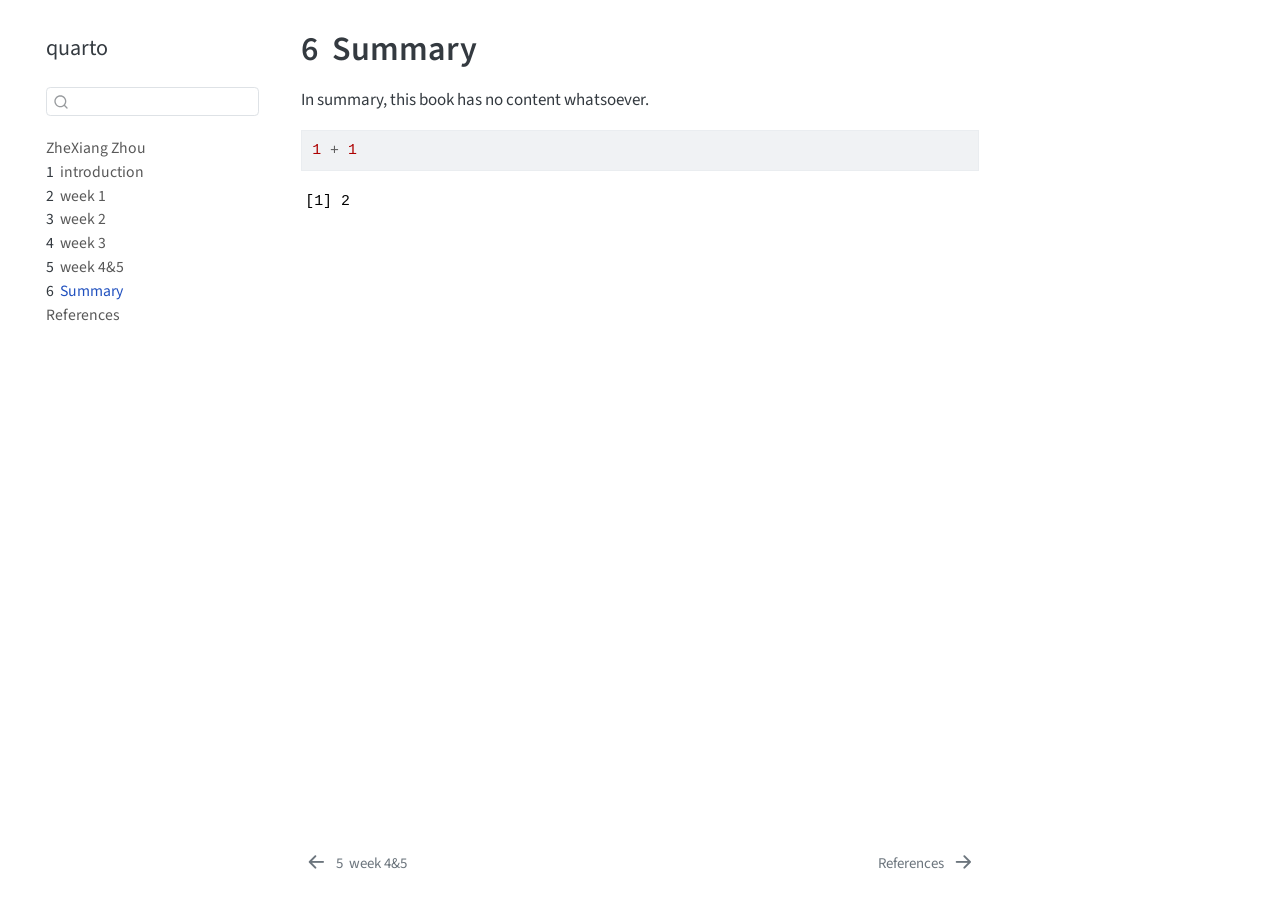
<file: docs/summary.html>
<!DOCTYPE html>
<html xmlns="http://www.w3.org/1999/xhtml" lang="en" xml:lang="en"><head>

<meta charset="utf-8">
<meta name="generator" content="quarto-1.8.27">

<meta name="viewport" content="width=device-width, initial-scale=1.0, user-scalable=yes">


<title>6&nbsp; Summary – quarto</title>
<style>
code{white-space: pre-wrap;}
span.smallcaps{font-variant: small-caps;}
div.columns{display: flex; gap: min(4vw, 1.5em);}
div.column{flex: auto; overflow-x: auto;}
div.hanging-indent{margin-left: 1.5em; text-indent: -1.5em;}
ul.task-list{list-style: none;}
ul.task-list li input[type="checkbox"] {
  width: 0.8em;
  margin: 0 0.8em 0.2em -1em; /* quarto-specific, see https://github.com/quarto-dev/quarto-cli/issues/4556 */ 
  vertical-align: middle;
}
/* CSS for syntax highlighting */
html { -webkit-text-size-adjust: 100%; }
pre > code.sourceCode { white-space: pre; position: relative; }
pre > code.sourceCode > span { display: inline-block; line-height: 1.25; }
pre > code.sourceCode > span:empty { height: 1.2em; }
.sourceCode { overflow: visible; }
code.sourceCode > span { color: inherit; text-decoration: inherit; }
div.sourceCode { margin: 1em 0; }
pre.sourceCode { margin: 0; }
@media screen {
div.sourceCode { overflow: auto; }
}
@media print {
pre > code.sourceCode { white-space: pre-wrap; }
pre > code.sourceCode > span { text-indent: -5em; padding-left: 5em; }
}
pre.numberSource code
  { counter-reset: source-line 0; }
pre.numberSource code > span
  { position: relative; left: -4em; counter-increment: source-line; }
pre.numberSource code > span > a:first-child::before
  { content: counter(source-line);
    position: relative; left: -1em; text-align: right; vertical-align: baseline;
    border: none; display: inline-block;
    -webkit-touch-callout: none; -webkit-user-select: none;
    -khtml-user-select: none; -moz-user-select: none;
    -ms-user-select: none; user-select: none;
    padding: 0 4px; width: 4em;
  }
pre.numberSource { margin-left: 3em;  padding-left: 4px; }
div.sourceCode
  {   }
@media screen {
pre > code.sourceCode > span > a:first-child::before { text-decoration: underline; }
}
</style>


<script src="site_libs/quarto-nav/quarto-nav.js"></script>
<script src="site_libs/quarto-nav/headroom.min.js"></script>
<script src="site_libs/clipboard/clipboard.min.js"></script>
<script src="site_libs/quarto-search/autocomplete.umd.js"></script>
<script src="site_libs/quarto-search/fuse.min.js"></script>
<script src="site_libs/quarto-search/quarto-search.js"></script>
<meta name="quarto:offset" content="./">
<link href="./references.html" rel="next">
<link href="./week 4&amp;5.html" rel="prev">
<script src="site_libs/quarto-html/quarto.js" type="module"></script>
<script src="site_libs/quarto-html/tabsets/tabsets.js" type="module"></script>
<script src="site_libs/quarto-html/axe/axe-check.js" type="module"></script>
<script src="site_libs/quarto-html/popper.min.js"></script>
<script src="site_libs/quarto-html/tippy.umd.min.js"></script>
<script src="site_libs/quarto-html/anchor.min.js"></script>
<link href="site_libs/quarto-html/tippy.css" rel="stylesheet">
<link href="site_libs/quarto-html/quarto-syntax-highlighting-ed96de9b727972fe78a7b5d16c58bf87.css" rel="stylesheet" id="quarto-text-highlighting-styles">
<script src="site_libs/bootstrap/bootstrap.min.js"></script>
<link href="site_libs/bootstrap/bootstrap-icons.css" rel="stylesheet">
<link href="site_libs/bootstrap/bootstrap-70a47bd5681a7291082a5b9f83d58762.min.css" rel="stylesheet" append-hash="true" id="quarto-bootstrap" data-mode="light">
<script id="quarto-search-options" type="application/json">{
  "location": "sidebar",
  "copy-button": false,
  "collapse-after": 3,
  "panel-placement": "start",
  "type": "textbox",
  "limit": 50,
  "keyboard-shortcut": [
    "f",
    "/",
    "s"
  ],
  "show-item-context": false,
  "language": {
    "search-no-results-text": "No results",
    "search-matching-documents-text": "matching documents",
    "search-copy-link-title": "Copy link to search",
    "search-hide-matches-text": "Hide additional matches",
    "search-more-match-text": "more match in this document",
    "search-more-matches-text": "more matches in this document",
    "search-clear-button-title": "Clear",
    "search-text-placeholder": "",
    "search-detached-cancel-button-title": "Cancel",
    "search-submit-button-title": "Submit",
    "search-label": "Search"
  }
}</script>


</head>

<body class="nav-sidebar floating quarto-light">

<div id="quarto-search-results"></div>
  <header id="quarto-header" class="headroom fixed-top">
  <nav class="quarto-secondary-nav">
    <div class="container-fluid d-flex">
      <button type="button" class="quarto-btn-toggle btn" data-bs-toggle="collapse" role="button" data-bs-target=".quarto-sidebar-collapse-item" aria-controls="quarto-sidebar" aria-expanded="false" aria-label="Toggle sidebar navigation" onclick="if (window.quartoToggleHeadroom) { window.quartoToggleHeadroom(); }">
        <i class="bi bi-layout-text-sidebar-reverse"></i>
      </button>
        <nav class="quarto-page-breadcrumbs" aria-label="breadcrumb"><ol class="breadcrumb"><li class="breadcrumb-item"><a href="./summary.html"><span class="chapter-number">6</span>&nbsp; <span class="chapter-title">Summary</span></a></li></ol></nav>
        <a class="flex-grow-1" role="navigation" data-bs-toggle="collapse" data-bs-target=".quarto-sidebar-collapse-item" aria-controls="quarto-sidebar" aria-expanded="false" aria-label="Toggle sidebar navigation" onclick="if (window.quartoToggleHeadroom) { window.quartoToggleHeadroom(); }">      
        </a>
      <button type="button" class="btn quarto-search-button" aria-label="Search" onclick="window.quartoOpenSearch();">
        <i class="bi bi-search"></i>
      </button>
    </div>
  </nav>
</header>
<!-- content -->
<div id="quarto-content" class="quarto-container page-columns page-rows-contents page-layout-article">
<!-- sidebar -->
  <nav id="quarto-sidebar" class="sidebar collapse collapse-horizontal quarto-sidebar-collapse-item sidebar-navigation floating overflow-auto">
    <div class="pt-lg-2 mt-2 text-left sidebar-header">
    <div class="sidebar-title mb-0 py-0">
      <a href="./">quarto</a> 
    </div>
      </div>
        <div class="mt-2 flex-shrink-0 align-items-center">
        <div class="sidebar-search">
        <div id="quarto-search" class="" title="Search"></div>
        </div>
        </div>
    <div class="sidebar-menu-container"> 
    <ul class="list-unstyled mt-1">
        <li class="sidebar-item">
  <div class="sidebar-item-container"> 
  <a href="./index.html" class="sidebar-item-text sidebar-link">
 <span class="menu-text">ZheXiang Zhou</span></a>
  </div>
</li>
        <li class="sidebar-item">
  <div class="sidebar-item-container"> 
  <a href="./introduction.html" class="sidebar-item-text sidebar-link">
 <span class="menu-text"><span class="chapter-number">1</span>&nbsp; <span class="chapter-title">introduction</span></span></a>
  </div>
</li>
        <li class="sidebar-item">
  <div class="sidebar-item-container"> 
  <a href="./week 1.html" class="sidebar-item-text sidebar-link">
 <span class="menu-text"><span class="chapter-number">2</span>&nbsp; <span class="chapter-title">week 1</span></span></a>
  </div>
</li>
        <li class="sidebar-item">
  <div class="sidebar-item-container"> 
  <a href="./week 2.html" class="sidebar-item-text sidebar-link">
 <span class="menu-text"><span class="chapter-number">3</span>&nbsp; <span class="chapter-title">week 2</span></span></a>
  </div>
</li>
        <li class="sidebar-item">
  <div class="sidebar-item-container"> 
  <a href="./week 3.html" class="sidebar-item-text sidebar-link">
 <span class="menu-text"><span class="chapter-number">4</span>&nbsp; <span class="chapter-title">week 3</span></span></a>
  </div>
</li>
        <li class="sidebar-item">
  <div class="sidebar-item-container"> 
  <a href="./week 4&amp;5.html" class="sidebar-item-text sidebar-link">
 <span class="menu-text"><span class="chapter-number">5</span>&nbsp; <span class="chapter-title">week 4&amp;5</span></span></a>
  </div>
</li>
        <li class="sidebar-item">
  <div class="sidebar-item-container"> 
  <a href="./summary.html" class="sidebar-item-text sidebar-link active">
 <span class="menu-text"><span class="chapter-number">6</span>&nbsp; <span class="chapter-title">Summary</span></span></a>
  </div>
</li>
        <li class="sidebar-item">
  <div class="sidebar-item-container"> 
  <a href="./references.html" class="sidebar-item-text sidebar-link">
 <span class="menu-text">References</span></a>
  </div>
</li>
    </ul>
    </div>
</nav>
<div id="quarto-sidebar-glass" class="quarto-sidebar-collapse-item" data-bs-toggle="collapse" data-bs-target=".quarto-sidebar-collapse-item"></div>
<!-- margin-sidebar -->
    <div id="quarto-margin-sidebar" class="sidebar margin-sidebar zindex-bottom">
        
    </div>
<!-- main -->
<main class="content" id="quarto-document-content">

<header id="title-block-header" class="quarto-title-block default">
<div class="quarto-title">
<h1 class="title"><span class="chapter-number">6</span>&nbsp; <span class="chapter-title">Summary</span></h1>
</div>



<div class="quarto-title-meta">

    
  
    
  </div>
  


</header>


<p>In summary, this book has no content whatsoever.</p>
<div class="cell">
<div class="code-copy-outer-scaffold"><div class="sourceCode cell-code" id="cb1"><pre class="sourceCode r code-with-copy"><code class="sourceCode r"><span id="cb1-1"><a href="#cb1-1" aria-hidden="true" tabindex="-1"></a><span class="dv">1</span> <span class="sc">+</span> <span class="dv">1</span></span></code></pre></div><button title="Copy to Clipboard" class="code-copy-button"><i class="bi"></i></button></div>
<div class="cell-output cell-output-stdout">
<pre><code>[1] 2</code></pre>
</div>
</div>



</main> <!-- /main -->
<script id="quarto-html-after-body" type="application/javascript">
  window.document.addEventListener("DOMContentLoaded", function (event) {
    const icon = "";
    const anchorJS = new window.AnchorJS();
    anchorJS.options = {
      placement: 'right',
      icon: icon
    };
    anchorJS.add('.anchored');
    const isCodeAnnotation = (el) => {
      for (const clz of el.classList) {
        if (clz.startsWith('code-annotation-')) {                     
          return true;
        }
      }
      return false;
    }
    const onCopySuccess = function(e) {
      // button target
      const button = e.trigger;
      // don't keep focus
      button.blur();
      // flash "checked"
      button.classList.add('code-copy-button-checked');
      var currentTitle = button.getAttribute("title");
      button.setAttribute("title", "Copied!");
      let tooltip;
      if (window.bootstrap) {
        button.setAttribute("data-bs-toggle", "tooltip");
        button.setAttribute("data-bs-placement", "left");
        button.setAttribute("data-bs-title", "Copied!");
        tooltip = new bootstrap.Tooltip(button, 
          { trigger: "manual", 
            customClass: "code-copy-button-tooltip",
            offset: [0, -8]});
        tooltip.show();    
      }
      setTimeout(function() {
        if (tooltip) {
          tooltip.hide();
          button.removeAttribute("data-bs-title");
          button.removeAttribute("data-bs-toggle");
          button.removeAttribute("data-bs-placement");
        }
        button.setAttribute("title", currentTitle);
        button.classList.remove('code-copy-button-checked');
      }, 1000);
      // clear code selection
      e.clearSelection();
    }
    const getTextToCopy = function(trigger) {
      const outerScaffold = trigger.parentElement.cloneNode(true);
      const codeEl = outerScaffold.querySelector('code');
      for (const childEl of codeEl.children) {
        if (isCodeAnnotation(childEl)) {
          childEl.remove();
        }
      }
      return codeEl.innerText;
    }
    const clipboard = new window.ClipboardJS('.code-copy-button:not([data-in-quarto-modal])', {
      text: getTextToCopy
    });
    clipboard.on('success', onCopySuccess);
    if (window.document.getElementById('quarto-embedded-source-code-modal')) {
      const clipboardModal = new window.ClipboardJS('.code-copy-button[data-in-quarto-modal]', {
        text: getTextToCopy,
        container: window.document.getElementById('quarto-embedded-source-code-modal')
      });
      clipboardModal.on('success', onCopySuccess);
    }
      var localhostRegex = new RegExp(/^(?:http|https):\/\/localhost\:?[0-9]*\//);
      var mailtoRegex = new RegExp(/^mailto:/);
        var filterRegex = new RegExp('/' + window.location.host + '/');
      var isInternal = (href) => {
          return filterRegex.test(href) || localhostRegex.test(href) || mailtoRegex.test(href);
      }
      // Inspect non-navigation links and adorn them if external
     var links = window.document.querySelectorAll('a[href]:not(.nav-link):not(.navbar-brand):not(.toc-action):not(.sidebar-link):not(.sidebar-item-toggle):not(.pagination-link):not(.no-external):not([aria-hidden]):not(.dropdown-item):not(.quarto-navigation-tool):not(.about-link)');
      for (var i=0; i<links.length; i++) {
        const link = links[i];
        if (!isInternal(link.href)) {
          // undo the damage that might have been done by quarto-nav.js in the case of
          // links that we want to consider external
          if (link.dataset.originalHref !== undefined) {
            link.href = link.dataset.originalHref;
          }
        }
      }
    function tippyHover(el, contentFn, onTriggerFn, onUntriggerFn) {
      const config = {
        allowHTML: true,
        maxWidth: 500,
        delay: 100,
        arrow: false,
        appendTo: function(el) {
            return el.parentElement;
        },
        interactive: true,
        interactiveBorder: 10,
        theme: 'quarto',
        placement: 'bottom-start',
      };
      if (contentFn) {
        config.content = contentFn;
      }
      if (onTriggerFn) {
        config.onTrigger = onTriggerFn;
      }
      if (onUntriggerFn) {
        config.onUntrigger = onUntriggerFn;
      }
      window.tippy(el, config); 
    }
    const noterefs = window.document.querySelectorAll('a[role="doc-noteref"]');
    for (var i=0; i<noterefs.length; i++) {
      const ref = noterefs[i];
      tippyHover(ref, function() {
        // use id or data attribute instead here
        let href = ref.getAttribute('data-footnote-href') || ref.getAttribute('href');
        try { href = new URL(href).hash; } catch {}
        const id = href.replace(/^#\/?/, "");
        const note = window.document.getElementById(id);
        if (note) {
          return note.innerHTML;
        } else {
          return "";
        }
      });
    }
    const xrefs = window.document.querySelectorAll('a.quarto-xref');
    const processXRef = (id, note) => {
      // Strip column container classes
      const stripColumnClz = (el) => {
        el.classList.remove("page-full", "page-columns");
        if (el.children) {
          for (const child of el.children) {
            stripColumnClz(child);
          }
        }
      }
      stripColumnClz(note)
      if (id === null || id.startsWith('sec-')) {
        // Special case sections, only their first couple elements
        const container = document.createElement("div");
        if (note.children && note.children.length > 2) {
          container.appendChild(note.children[0].cloneNode(true));
          for (let i = 1; i < note.children.length; i++) {
            const child = note.children[i];
            if (child.tagName === "P" && child.innerText === "") {
              continue;
            } else {
              container.appendChild(child.cloneNode(true));
              break;
            }
          }
          if (window.Quarto?.typesetMath) {
            window.Quarto.typesetMath(container);
          }
          return container.innerHTML
        } else {
          if (window.Quarto?.typesetMath) {
            window.Quarto.typesetMath(note);
          }
          return note.innerHTML;
        }
      } else {
        // Remove any anchor links if they are present
        const anchorLink = note.querySelector('a.anchorjs-link');
        if (anchorLink) {
          anchorLink.remove();
        }
        if (window.Quarto?.typesetMath) {
          window.Quarto.typesetMath(note);
        }
        if (note.classList.contains("callout")) {
          return note.outerHTML;
        } else {
          return note.innerHTML;
        }
      }
    }
    for (var i=0; i<xrefs.length; i++) {
      const xref = xrefs[i];
      tippyHover(xref, undefined, function(instance) {
        instance.disable();
        let url = xref.getAttribute('href');
        let hash = undefined; 
        if (url.startsWith('#')) {
          hash = url;
        } else {
          try { hash = new URL(url).hash; } catch {}
        }
        if (hash) {
          const id = hash.replace(/^#\/?/, "");
          const note = window.document.getElementById(id);
          if (note !== null) {
            try {
              const html = processXRef(id, note.cloneNode(true));
              instance.setContent(html);
            } finally {
              instance.enable();
              instance.show();
            }
          } else {
            // See if we can fetch this
            fetch(url.split('#')[0])
            .then(res => res.text())
            .then(html => {
              const parser = new DOMParser();
              const htmlDoc = parser.parseFromString(html, "text/html");
              const note = htmlDoc.getElementById(id);
              if (note !== null) {
                const html = processXRef(id, note);
                instance.setContent(html);
              } 
            }).finally(() => {
              instance.enable();
              instance.show();
            });
          }
        } else {
          // See if we can fetch a full url (with no hash to target)
          // This is a special case and we should probably do some content thinning / targeting
          fetch(url)
          .then(res => res.text())
          .then(html => {
            const parser = new DOMParser();
            const htmlDoc = parser.parseFromString(html, "text/html");
            const note = htmlDoc.querySelector('main.content');
            if (note !== null) {
              // This should only happen for chapter cross references
              // (since there is no id in the URL)
              // remove the first header
              if (note.children.length > 0 && note.children[0].tagName === "HEADER") {
                note.children[0].remove();
              }
              const html = processXRef(null, note);
              instance.setContent(html);
            } 
          }).finally(() => {
            instance.enable();
            instance.show();
          });
        }
      }, function(instance) {
      });
    }
        let selectedAnnoteEl;
        const selectorForAnnotation = ( cell, annotation) => {
          let cellAttr = 'data-code-cell="' + cell + '"';
          let lineAttr = 'data-code-annotation="' +  annotation + '"';
          const selector = 'span[' + cellAttr + '][' + lineAttr + ']';
          return selector;
        }
        const selectCodeLines = (annoteEl) => {
          const doc = window.document;
          const targetCell = annoteEl.getAttribute("data-target-cell");
          const targetAnnotation = annoteEl.getAttribute("data-target-annotation");
          const annoteSpan = window.document.querySelector(selectorForAnnotation(targetCell, targetAnnotation));
          const lines = annoteSpan.getAttribute("data-code-lines").split(",");
          const lineIds = lines.map((line) => {
            return targetCell + "-" + line;
          })
          let top = null;
          let height = null;
          let parent = null;
          if (lineIds.length > 0) {
              //compute the position of the single el (top and bottom and make a div)
              const el = window.document.getElementById(lineIds[0]);
              top = el.offsetTop;
              height = el.offsetHeight;
              parent = el.parentElement.parentElement;
            if (lineIds.length > 1) {
              const lastEl = window.document.getElementById(lineIds[lineIds.length - 1]);
              const bottom = lastEl.offsetTop + lastEl.offsetHeight;
              height = bottom - top;
            }
            if (top !== null && height !== null && parent !== null) {
              // cook up a div (if necessary) and position it 
              let div = window.document.getElementById("code-annotation-line-highlight");
              if (div === null) {
                div = window.document.createElement("div");
                div.setAttribute("id", "code-annotation-line-highlight");
                div.style.position = 'absolute';
                parent.appendChild(div);
              }
              div.style.top = top - 2 + "px";
              div.style.height = height + 4 + "px";
              div.style.left = 0;
              let gutterDiv = window.document.getElementById("code-annotation-line-highlight-gutter");
              if (gutterDiv === null) {
                gutterDiv = window.document.createElement("div");
                gutterDiv.setAttribute("id", "code-annotation-line-highlight-gutter");
                gutterDiv.style.position = 'absolute';
                const codeCell = window.document.getElementById(targetCell);
                const gutter = codeCell.querySelector('.code-annotation-gutter');
                gutter.appendChild(gutterDiv);
              }
              gutterDiv.style.top = top - 2 + "px";
              gutterDiv.style.height = height + 4 + "px";
            }
            selectedAnnoteEl = annoteEl;
          }
        };
        const unselectCodeLines = () => {
          const elementsIds = ["code-annotation-line-highlight", "code-annotation-line-highlight-gutter"];
          elementsIds.forEach((elId) => {
            const div = window.document.getElementById(elId);
            if (div) {
              div.remove();
            }
          });
          selectedAnnoteEl = undefined;
        };
          // Handle positioning of the toggle
      window.addEventListener(
        "resize",
        throttle(() => {
          elRect = undefined;
          if (selectedAnnoteEl) {
            selectCodeLines(selectedAnnoteEl);
          }
        }, 10)
      );
      function throttle(fn, ms) {
      let throttle = false;
      let timer;
        return (...args) => {
          if(!throttle) { // first call gets through
              fn.apply(this, args);
              throttle = true;
          } else { // all the others get throttled
              if(timer) clearTimeout(timer); // cancel #2
              timer = setTimeout(() => {
                fn.apply(this, args);
                timer = throttle = false;
              }, ms);
          }
        };
      }
        // Attach click handler to the DT
        const annoteDls = window.document.querySelectorAll('dt[data-target-cell]');
        for (const annoteDlNode of annoteDls) {
          annoteDlNode.addEventListener('click', (event) => {
            const clickedEl = event.target;
            if (clickedEl !== selectedAnnoteEl) {
              unselectCodeLines();
              const activeEl = window.document.querySelector('dt[data-target-cell].code-annotation-active');
              if (activeEl) {
                activeEl.classList.remove('code-annotation-active');
              }
              selectCodeLines(clickedEl);
              clickedEl.classList.add('code-annotation-active');
            } else {
              // Unselect the line
              unselectCodeLines();
              clickedEl.classList.remove('code-annotation-active');
            }
          });
        }
    const findCites = (el) => {
      const parentEl = el.parentElement;
      if (parentEl) {
        const cites = parentEl.dataset.cites;
        if (cites) {
          return {
            el,
            cites: cites.split(' ')
          };
        } else {
          return findCites(el.parentElement)
        }
      } else {
        return undefined;
      }
    };
    var bibliorefs = window.document.querySelectorAll('a[role="doc-biblioref"]');
    for (var i=0; i<bibliorefs.length; i++) {
      const ref = bibliorefs[i];
      const citeInfo = findCites(ref);
      if (citeInfo) {
        tippyHover(citeInfo.el, function() {
          var popup = window.document.createElement('div');
          citeInfo.cites.forEach(function(cite) {
            var citeDiv = window.document.createElement('div');
            citeDiv.classList.add('hanging-indent');
            citeDiv.classList.add('csl-entry');
            var biblioDiv = window.document.getElementById('ref-' + cite);
            if (biblioDiv) {
              citeDiv.innerHTML = biblioDiv.innerHTML;
            }
            popup.appendChild(citeDiv);
          });
          return popup.innerHTML;
        });
      }
    }
  });
  </script>
<nav class="page-navigation">
  <div class="nav-page nav-page-previous">
      <a href="./week 4&amp;5.html" class="pagination-link" aria-label="week 4&amp;5">
        <i class="bi bi-arrow-left-short"></i> <span class="nav-page-text"><span class="chapter-number">5</span>&nbsp; <span class="chapter-title">week 4&amp;5</span></span>
      </a>          
  </div>
  <div class="nav-page nav-page-next">
      <a href="./references.html" class="pagination-link" aria-label="References">
        <span class="nav-page-text">References</span> <i class="bi bi-arrow-right-short"></i>
      </a>
  </div>
</nav>
</div> <!-- /content -->




</body></html>
</file>
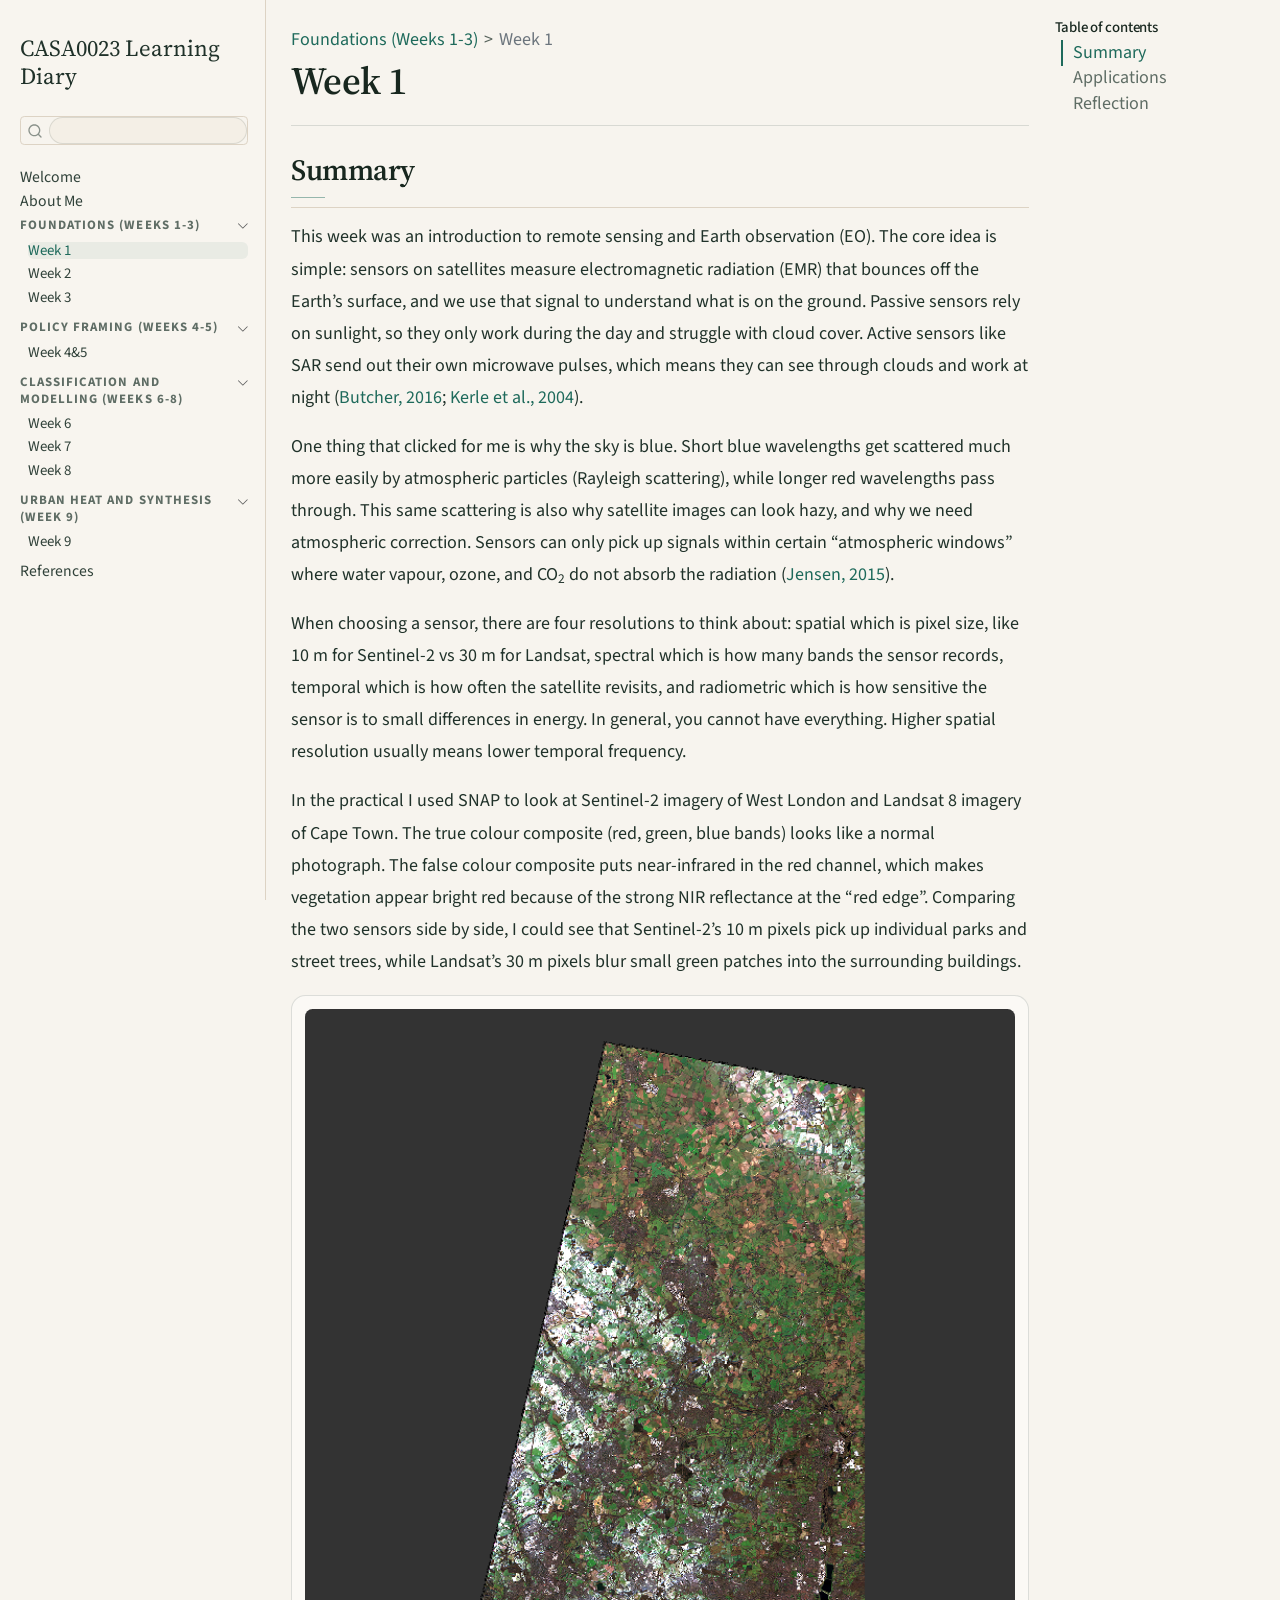
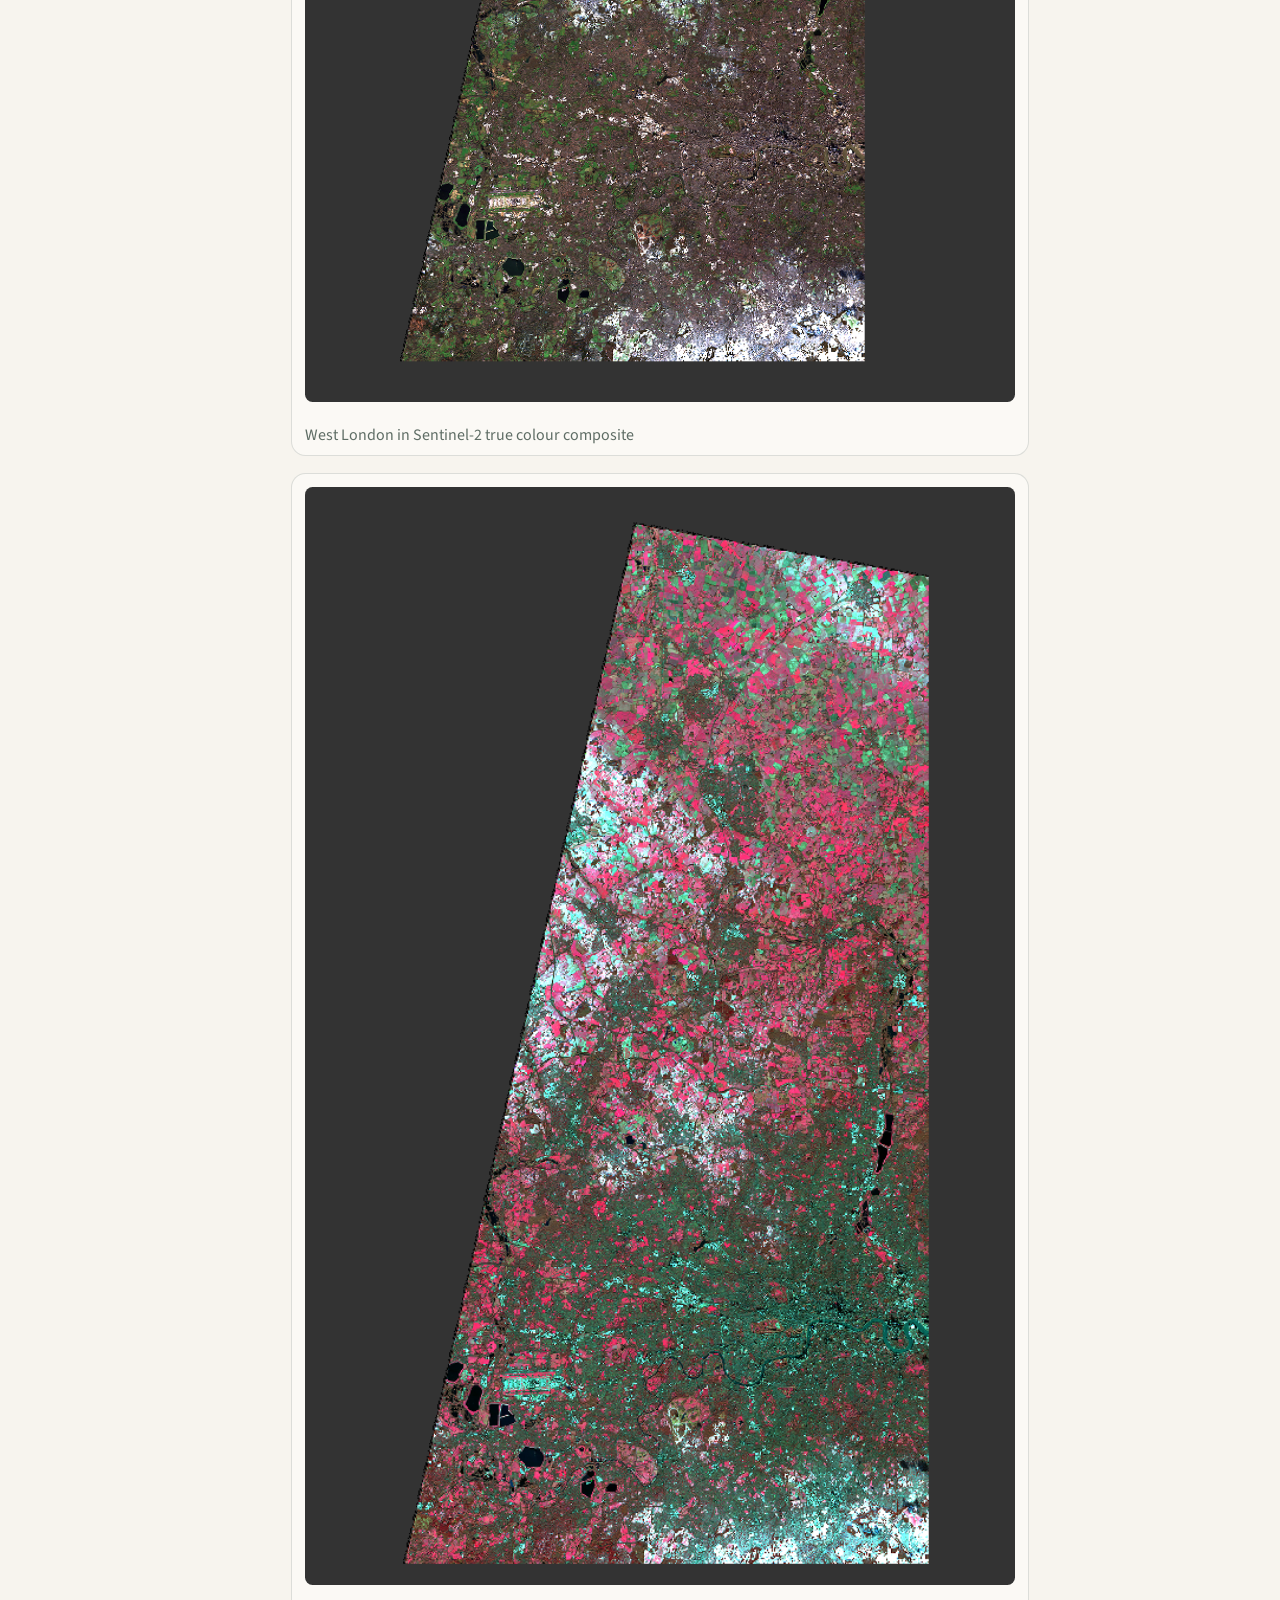
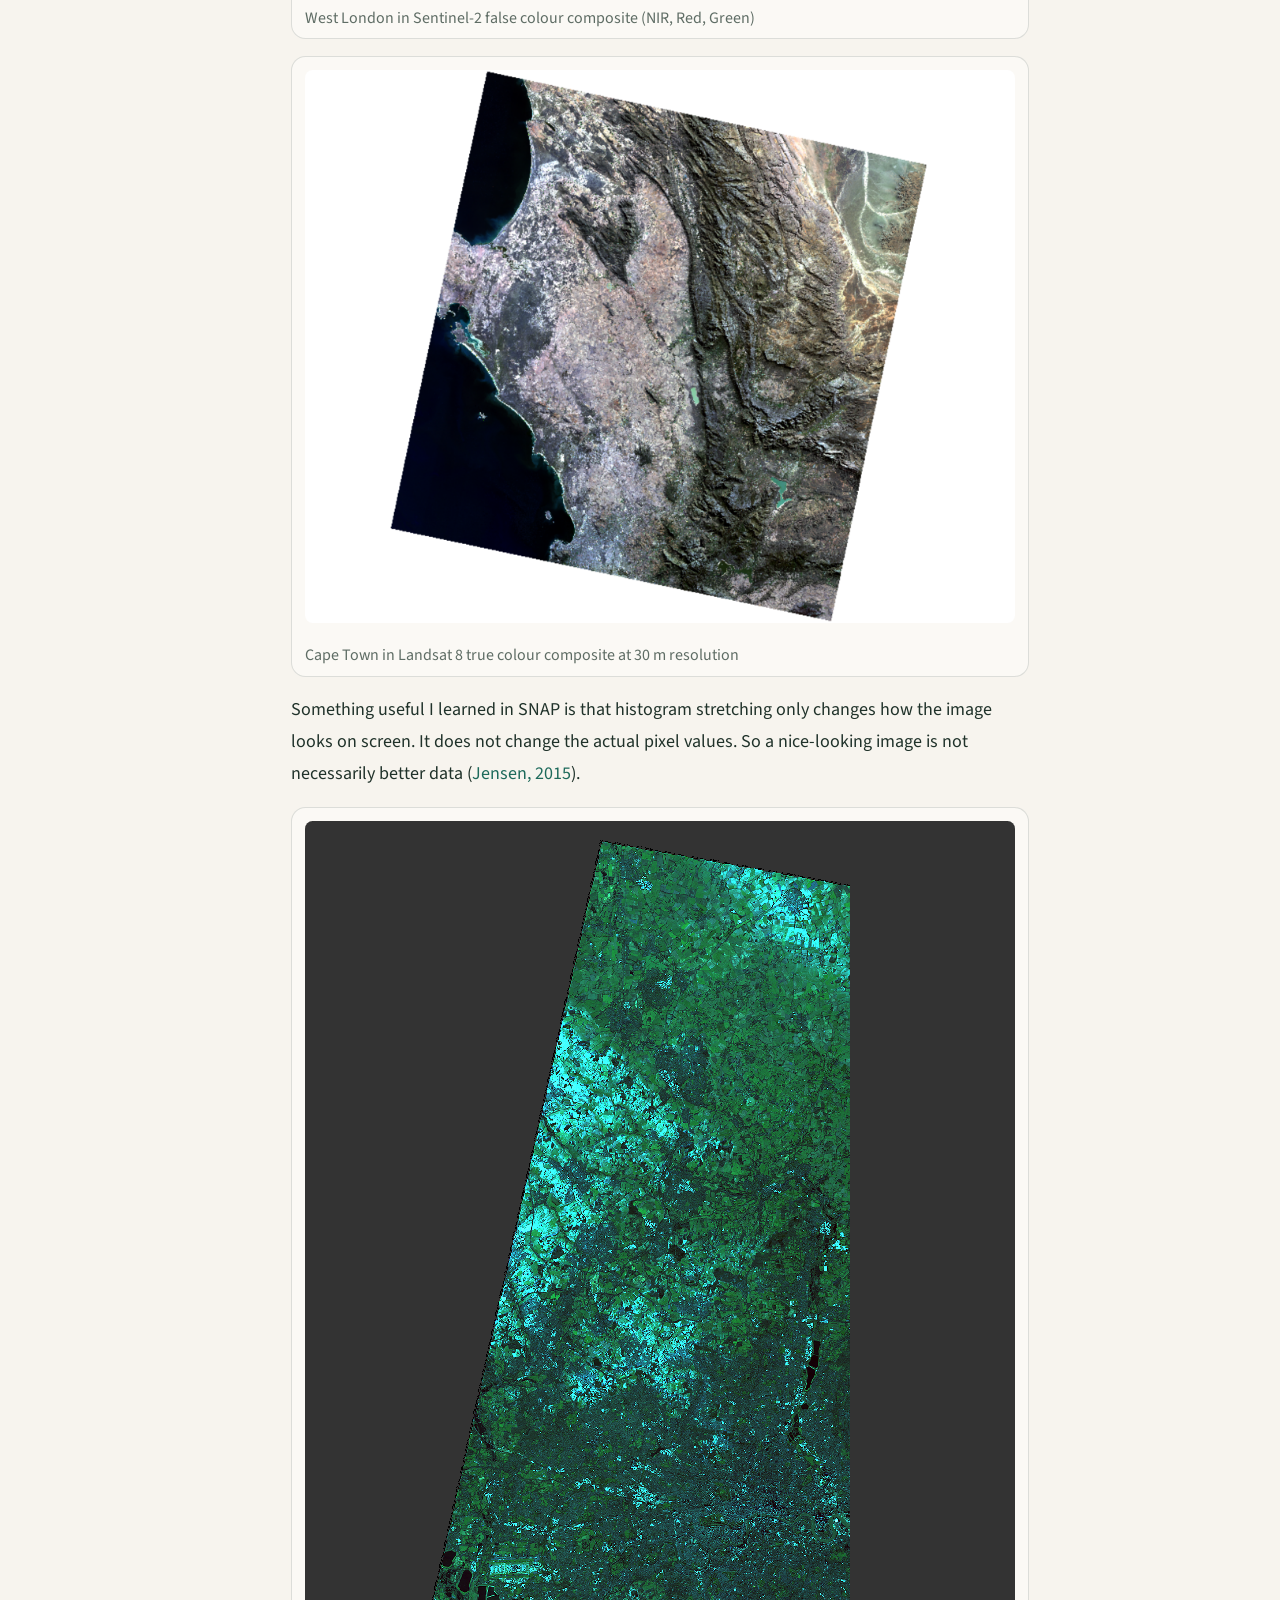
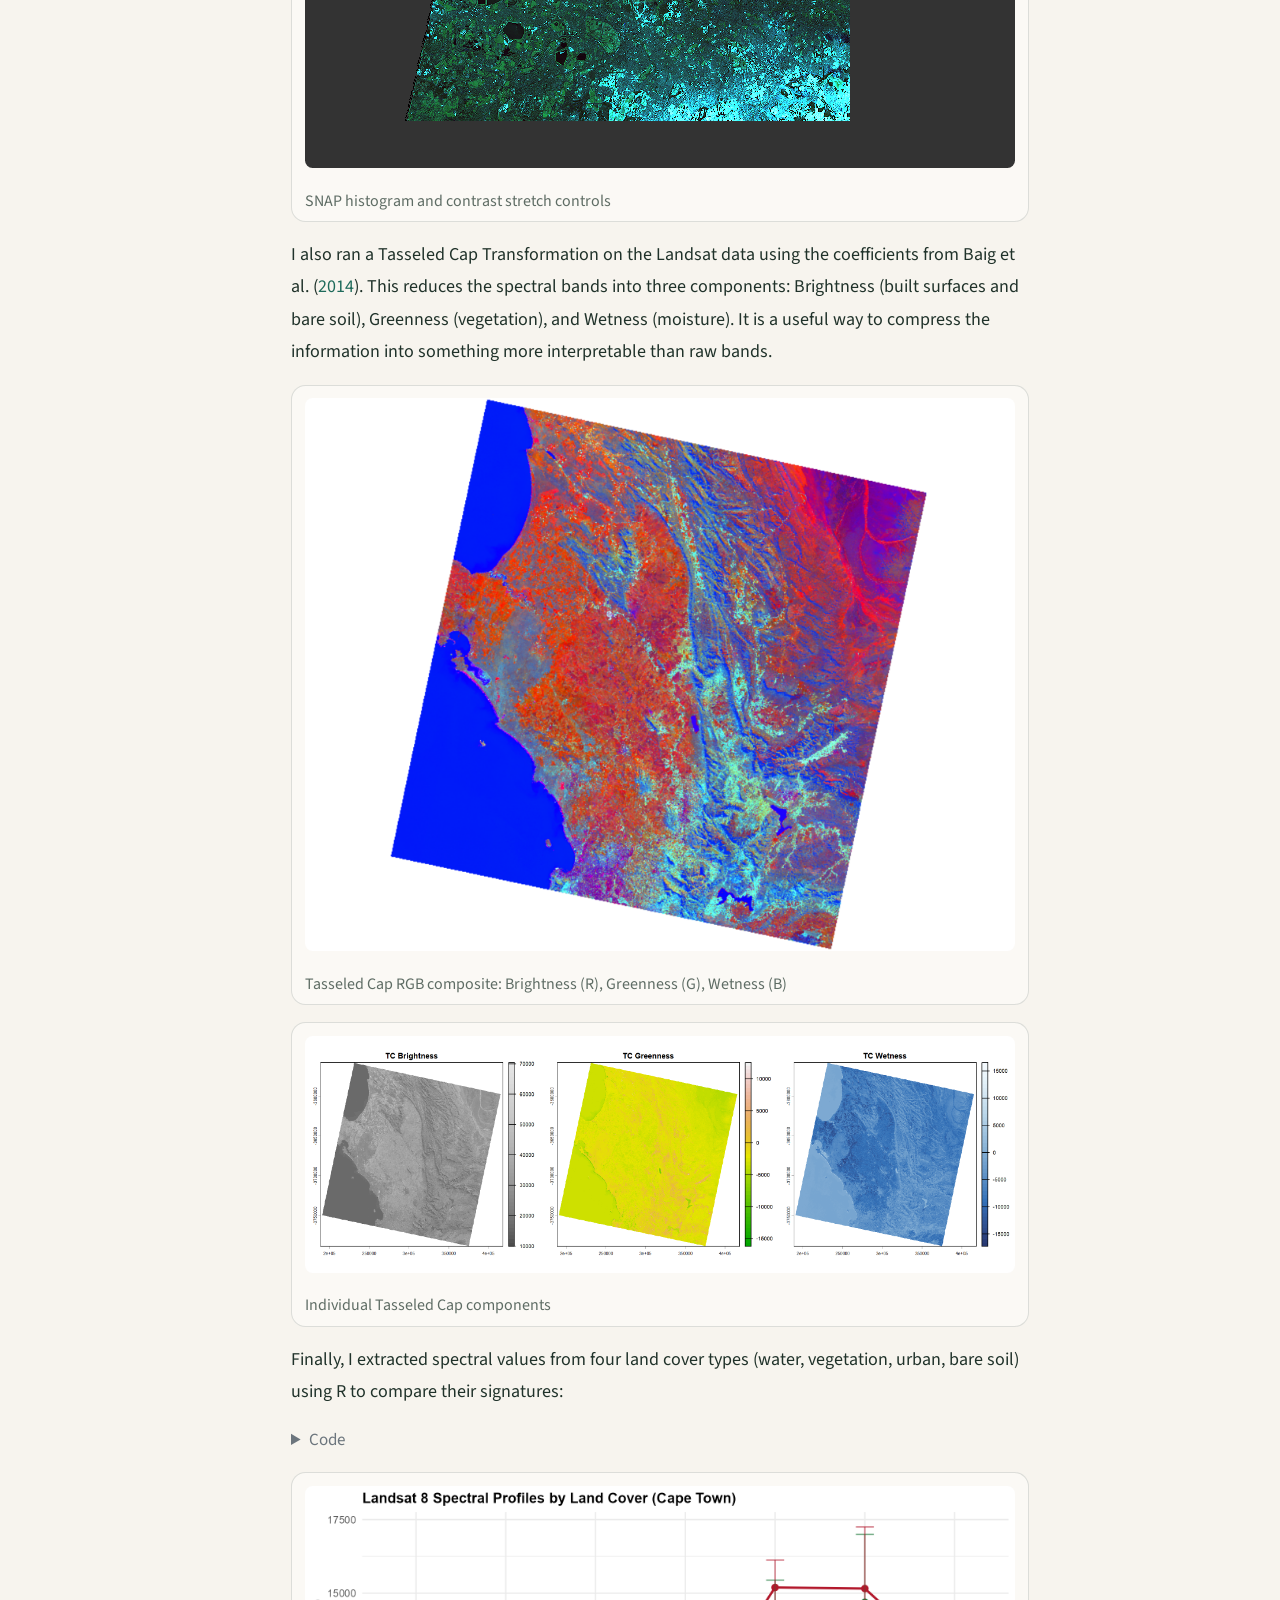
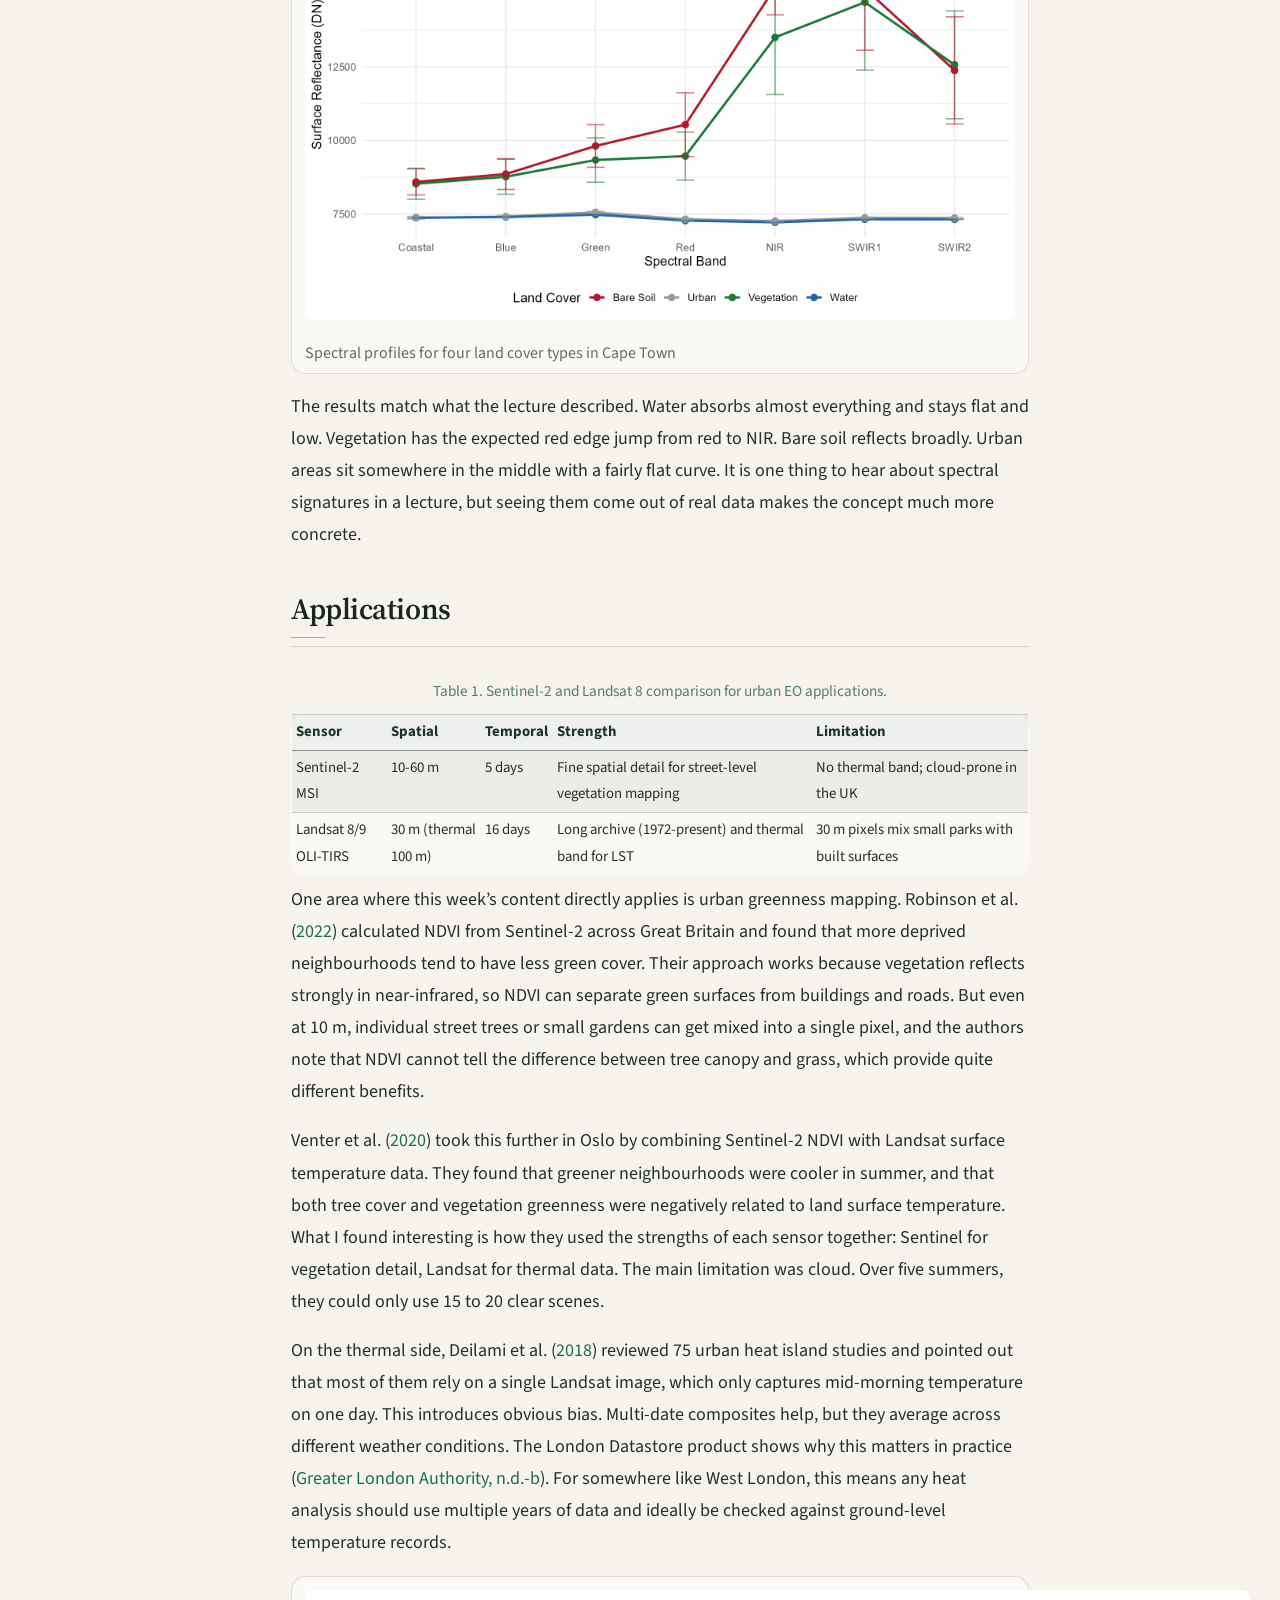
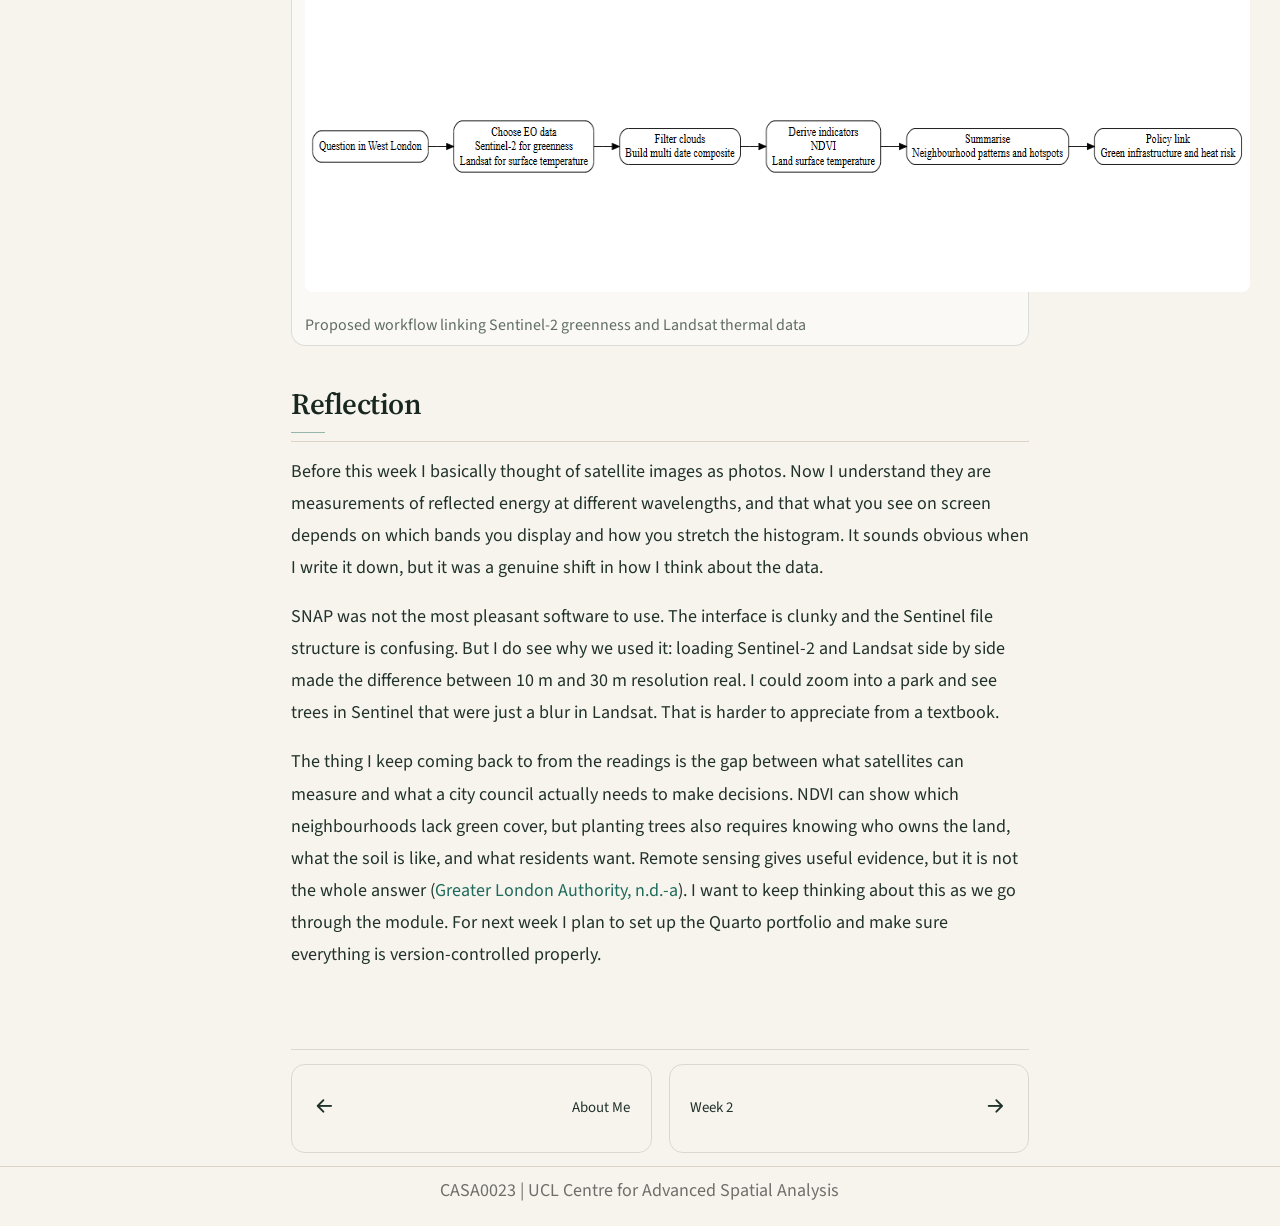
<file: docs/week 1.html>
<!DOCTYPE html>
<html xmlns="http://www.w3.org/1999/xhtml" lang="en" xml:lang="en"><head>

<meta charset="utf-8">
<meta name="generator" content="quarto-1.8.27">

<meta name="viewport" content="width=device-width, initial-scale=1.0, user-scalable=yes">


<title>Week 1 – CASA0023 Learning Diary</title>
<style>
code{white-space: pre-wrap;}
span.smallcaps{font-variant: small-caps;}
div.columns{display: flex; gap: min(4vw, 1.5em);}
div.column{flex: auto; overflow-x: auto;}
div.hanging-indent{margin-left: 1.5em; text-indent: -1.5em;}
ul.task-list{list-style: none;}
ul.task-list li input[type="checkbox"] {
  width: 0.8em;
  margin: 0 0.8em 0.2em -1em; /* quarto-specific, see https://github.com/quarto-dev/quarto-cli/issues/4556 */ 
  vertical-align: middle;
}
/* CSS for syntax highlighting */
html { -webkit-text-size-adjust: 100%; }
pre > code.sourceCode { white-space: pre; position: relative; }
pre > code.sourceCode > span { display: inline-block; line-height: 1.25; }
pre > code.sourceCode > span:empty { height: 1.2em; }
.sourceCode { overflow: visible; }
code.sourceCode > span { color: inherit; text-decoration: inherit; }
div.sourceCode { margin: 1em 0; }
pre.sourceCode { margin: 0; }
@media screen {
div.sourceCode { overflow: auto; }
}
@media print {
pre > code.sourceCode { white-space: pre-wrap; }
pre > code.sourceCode > span { text-indent: -5em; padding-left: 5em; }
}
pre.numberSource code
  { counter-reset: source-line 0; }
pre.numberSource code > span
  { position: relative; left: -4em; counter-increment: source-line; }
pre.numberSource code > span > a:first-child::before
  { content: counter(source-line);
    position: relative; left: -1em; text-align: right; vertical-align: baseline;
    border: none; display: inline-block;
    -webkit-touch-callout: none; -webkit-user-select: none;
    -khtml-user-select: none; -moz-user-select: none;
    -ms-user-select: none; user-select: none;
    padding: 0 4px; width: 4em;
  }
pre.numberSource { margin-left: 3em;  padding-left: 4px; }
div.sourceCode
  {   }
@media screen {
pre > code.sourceCode > span > a:first-child::before { text-decoration: underline; }
}
/* CSS for citations */
div.csl-bib-body { }
div.csl-entry {
  clear: both;
  margin-bottom: 0em;
}
.hanging-indent div.csl-entry {
  margin-left:2em;
  text-indent:-2em;
}
div.csl-left-margin {
  min-width:2em;
  float:left;
}
div.csl-right-inline {
  margin-left:2em;
  padding-left:1em;
}
div.csl-indent {
  margin-left: 2em;
}</style>


<script src="site_libs/quarto-nav/quarto-nav.js"></script>
<script src="site_libs/quarto-nav/headroom.min.js"></script>
<script src="site_libs/clipboard/clipboard.min.js"></script>
<script src="site_libs/quarto-search/autocomplete.umd.js"></script>
<script src="site_libs/quarto-search/fuse.min.js"></script>
<script src="site_libs/quarto-search/quarto-search.js"></script>
<meta name="quarto:offset" content="./">
<link href="./week 2.html" rel="next">
<link href="./intro.html" rel="prev">
<script src="site_libs/quarto-html/quarto.js" type="module"></script>
<script src="site_libs/quarto-html/tabsets/tabsets.js" type="module"></script>
<script src="site_libs/quarto-html/axe/axe-check.js" type="module"></script>
<script src="site_libs/quarto-html/popper.min.js"></script>
<script src="site_libs/quarto-html/tippy.umd.min.js"></script>
<script src="site_libs/quarto-html/anchor.min.js"></script>
<link href="site_libs/quarto-html/tippy.css" rel="stylesheet">
<link href="site_libs/quarto-html/quarto-syntax-highlighting-dc8a987af0c04ed126583a3be4d7e66c.css" rel="stylesheet" id="quarto-text-highlighting-styles">
<script src="site_libs/bootstrap/bootstrap.min.js"></script>
<link href="site_libs/bootstrap/bootstrap-icons.css" rel="stylesheet">
<link href="site_libs/bootstrap/bootstrap-d447660303c5013b4537fbd103b63b3c.min.css" rel="stylesheet" append-hash="true" id="quarto-bootstrap" data-mode="light">
<script id="quarto-search-options" type="application/json">{
  "location": "sidebar",
  "copy-button": false,
  "collapse-after": 3,
  "panel-placement": "start",
  "type": "textbox",
  "limit": 50,
  "keyboard-shortcut": [
    "f",
    "/",
    "s"
  ],
  "show-item-context": false,
  "language": {
    "search-no-results-text": "No results",
    "search-matching-documents-text": "matching documents",
    "search-copy-link-title": "Copy link to search",
    "search-hide-matches-text": "Hide additional matches",
    "search-more-match-text": "more match in this document",
    "search-more-matches-text": "more matches in this document",
    "search-clear-button-title": "Clear",
    "search-text-placeholder": "",
    "search-detached-cancel-button-title": "Cancel",
    "search-submit-button-title": "Submit",
    "search-label": "Search"
  }
}</script>
<style>html{ scroll-behavior: smooth; }</style>


</head>

<body class="nav-sidebar docked quarto-light">

<div id="quarto-search-results"></div>
  <header id="quarto-header" class="headroom fixed-top">
  <nav class="quarto-secondary-nav">
    <div class="container-fluid d-flex">
      <button type="button" class="quarto-btn-toggle btn" data-bs-toggle="collapse" role="button" data-bs-target=".quarto-sidebar-collapse-item" aria-controls="quarto-sidebar" aria-expanded="false" aria-label="Toggle sidebar navigation" onclick="if (window.quartoToggleHeadroom) { window.quartoToggleHeadroom(); }">
        <i class="bi bi-layout-text-sidebar-reverse"></i>
      </button>
        <nav class="quarto-page-breadcrumbs" aria-label="breadcrumb"><ol class="breadcrumb"><li class="breadcrumb-item"><a href="./week 1.html">Foundations (Weeks 1-3)</a></li><li class="breadcrumb-item"><a href="./week 1.html"><span class="chapter-title">Week 1</span></a></li></ol></nav>
        <a class="flex-grow-1" role="navigation" data-bs-toggle="collapse" data-bs-target=".quarto-sidebar-collapse-item" aria-controls="quarto-sidebar" aria-expanded="false" aria-label="Toggle sidebar navigation" onclick="if (window.quartoToggleHeadroom) { window.quartoToggleHeadroom(); }">      
        </a>
      <button type="button" class="btn quarto-search-button" aria-label="Search" onclick="window.quartoOpenSearch();">
        <i class="bi bi-search"></i>
      </button>
    </div>
  </nav>
</header>
<!-- content -->
<div id="quarto-content" class="quarto-container page-columns page-rows-contents page-layout-article">
<!-- sidebar -->
  <nav id="quarto-sidebar" class="sidebar collapse collapse-horizontal quarto-sidebar-collapse-item sidebar-navigation docked overflow-auto">
    <div class="pt-lg-2 mt-2 text-left sidebar-header">
    <div class="sidebar-title mb-0 py-0">
      <a href="./">CASA0023 Learning Diary</a> 
    </div>
      </div>
        <div class="mt-2 flex-shrink-0 align-items-center">
        <div class="sidebar-search">
        <div id="quarto-search" class="" title="Search"></div>
        </div>
        </div>
    <div class="sidebar-menu-container"> 
    <ul class="list-unstyled mt-1">
        <li class="sidebar-item">
  <div class="sidebar-item-container"> 
  <a href="./index.html" class="sidebar-item-text sidebar-link"><span class="chapter-title">Welcome</span></a>
  </div>
</li>
        <li class="sidebar-item">
  <div class="sidebar-item-container"> 
  <a href="./intro.html" class="sidebar-item-text sidebar-link"><span class="chapter-title">About Me</span></a>
  </div>
</li>
        <li class="sidebar-item sidebar-item-section">
      <div class="sidebar-item-container"> 
            <a class="sidebar-item-text sidebar-link text-start" data-bs-toggle="collapse" data-bs-target="#quarto-sidebar-section-1" role="navigation" aria-expanded="true">
 <span class="menu-text">Foundations (Weeks 1-3)</span></a>
          <a class="sidebar-item-toggle text-start" data-bs-toggle="collapse" data-bs-target="#quarto-sidebar-section-1" role="navigation" aria-expanded="true" aria-label="Toggle section">
            <i class="bi bi-chevron-right ms-2"></i>
          </a> 
      </div>
      <ul id="quarto-sidebar-section-1" class="collapse list-unstyled sidebar-section depth1 show">  
          <li class="sidebar-item">
  <div class="sidebar-item-container"> 
  <a href="./week 1.html" class="sidebar-item-text sidebar-link active"><span class="chapter-title">Week 1</span></a>
  </div>
</li>
          <li class="sidebar-item">
  <div class="sidebar-item-container"> 
  <a href="./week 2.html" class="sidebar-item-text sidebar-link"><span class="chapter-title">Week 2</span></a>
  </div>
</li>
          <li class="sidebar-item">
  <div class="sidebar-item-container"> 
  <a href="./week 3.html" class="sidebar-item-text sidebar-link"><span class="chapter-title">Week 3</span></a>
  </div>
</li>
      </ul>
  </li>
        <li class="sidebar-item sidebar-item-section">
      <div class="sidebar-item-container"> 
            <a class="sidebar-item-text sidebar-link text-start" data-bs-toggle="collapse" data-bs-target="#quarto-sidebar-section-2" role="navigation" aria-expanded="true">
 <span class="menu-text">Policy Framing (Weeks 4-5)</span></a>
          <a class="sidebar-item-toggle text-start" data-bs-toggle="collapse" data-bs-target="#quarto-sidebar-section-2" role="navigation" aria-expanded="true" aria-label="Toggle section">
            <i class="bi bi-chevron-right ms-2"></i>
          </a> 
      </div>
      <ul id="quarto-sidebar-section-2" class="collapse list-unstyled sidebar-section depth1 show">  
          <li class="sidebar-item">
  <div class="sidebar-item-container"> 
  <a href="./week 4&amp;5.html" class="sidebar-item-text sidebar-link"><span class="chapter-title">Week 4&amp;5</span></a>
  </div>
</li>
      </ul>
  </li>
        <li class="sidebar-item sidebar-item-section">
      <div class="sidebar-item-container"> 
            <a class="sidebar-item-text sidebar-link text-start" data-bs-toggle="collapse" data-bs-target="#quarto-sidebar-section-3" role="navigation" aria-expanded="true">
 <span class="menu-text">Classification and Modelling (Weeks 6-8)</span></a>
          <a class="sidebar-item-toggle text-start" data-bs-toggle="collapse" data-bs-target="#quarto-sidebar-section-3" role="navigation" aria-expanded="true" aria-label="Toggle section">
            <i class="bi bi-chevron-right ms-2"></i>
          </a> 
      </div>
      <ul id="quarto-sidebar-section-3" class="collapse list-unstyled sidebar-section depth1 show">  
          <li class="sidebar-item">
  <div class="sidebar-item-container"> 
  <a href="./week 6.html" class="sidebar-item-text sidebar-link"><span class="chapter-title">Week 6</span></a>
  </div>
</li>
          <li class="sidebar-item">
  <div class="sidebar-item-container"> 
  <a href="./week 7.html" class="sidebar-item-text sidebar-link"><span class="chapter-title">Week 7</span></a>
  </div>
</li>
          <li class="sidebar-item">
  <div class="sidebar-item-container"> 
  <a href="./week 8.html" class="sidebar-item-text sidebar-link"><span class="chapter-title">Week 8</span></a>
  </div>
</li>
      </ul>
  </li>
        <li class="sidebar-item sidebar-item-section">
      <div class="sidebar-item-container"> 
            <a class="sidebar-item-text sidebar-link text-start" data-bs-toggle="collapse" data-bs-target="#quarto-sidebar-section-4" role="navigation" aria-expanded="true">
 <span class="menu-text">Urban Heat and Synthesis (Week 9)</span></a>
          <a class="sidebar-item-toggle text-start" data-bs-toggle="collapse" data-bs-target="#quarto-sidebar-section-4" role="navigation" aria-expanded="true" aria-label="Toggle section">
            <i class="bi bi-chevron-right ms-2"></i>
          </a> 
      </div>
      <ul id="quarto-sidebar-section-4" class="collapse list-unstyled sidebar-section depth1 show">  
          <li class="sidebar-item">
  <div class="sidebar-item-container"> 
  <a href="./week 9.html" class="sidebar-item-text sidebar-link"><span class="chapter-title">Week 9</span></a>
  </div>
</li>
      </ul>
  </li>
        <li class="sidebar-item">
  <div class="sidebar-item-container"> 
  <a href="./references.html" class="sidebar-item-text sidebar-link">
 <span class="menu-text">References</span></a>
  </div>
</li>
    </ul>
    </div>
</nav>
<div id="quarto-sidebar-glass" class="quarto-sidebar-collapse-item" data-bs-toggle="collapse" data-bs-target=".quarto-sidebar-collapse-item"></div>
<!-- margin-sidebar -->
    <div id="quarto-margin-sidebar" class="sidebar margin-sidebar">
        <nav id="TOC" role="doc-toc" class="toc-active">
    <h2 id="toc-title">Table of contents</h2>
   
  <ul>
  <li><a href="#summary" id="toc-summary" class="nav-link active" data-scroll-target="#summary">Summary</a></li>
  <li><a href="#applications" id="toc-applications" class="nav-link" data-scroll-target="#applications">Applications</a></li>
  <li><a href="#reflection" id="toc-reflection" class="nav-link" data-scroll-target="#reflection">Reflection</a></li>
  </ul>
</nav>
    </div>
<!-- main -->
<main class="content" id="quarto-document-content">

<header id="title-block-header" class="quarto-title-block default"><nav class="quarto-page-breadcrumbs quarto-title-breadcrumbs d-none d-lg-block" aria-label="breadcrumb"><ol class="breadcrumb"><li class="breadcrumb-item"><a href="./week 1.html">Foundations (Weeks 1-3)</a></li><li class="breadcrumb-item"><a href="./week 1.html"><span class="chapter-title">Week 1</span></a></li></ol></nav>
<div class="quarto-title">
<h1 class="title"><span class="chapter-title">Week 1</span></h1>
</div>



<div class="quarto-title-meta">

    
  
    
  </div>
  


</header>


<section id="summary" class="level2">
<h2 class="anchored" data-anchor-id="summary">Summary</h2>
<p>This week was an introduction to remote sensing and Earth observation (EO). The core idea is simple: sensors on satellites measure electromagnetic radiation (EMR) that bounces off the Earth’s surface, and we use that signal to understand what is on the ground. Passive sensors rely on sunlight, so they only work during the day and struggle with cloud cover. Active sensors like SAR send out their own microwave pulses, which means they can see through clouds and work at night <span class="citation" data-cites="kerle2004 butcher2016">(<a href="references.html#ref-butcher2016" role="doc-biblioref">Butcher, 2016</a>; <a href="references.html#ref-kerle2004" role="doc-biblioref">Kerle et al., 2004</a>)</span>.</p>
<p>One thing that clicked for me is why the sky is blue. Short blue wavelengths get scattered much more easily by atmospheric particles (Rayleigh scattering), while longer red wavelengths pass through. This same scattering is also why satellite images can look hazy, and why we need atmospheric correction. Sensors can only pick up signals within certain “atmospheric windows” where water vapour, ozone, and CO<sub>2</sub> do not absorb the radiation <span class="citation" data-cites="jensen2016">(<a href="references.html#ref-jensen2016" role="doc-biblioref">Jensen, 2015</a>)</span>.</p>
<p>When choosing a sensor, there are four resolutions to think about: spatial which is pixel size, like 10 m for Sentinel-2 vs 30 m for Landsat, spectral which is how many bands the sensor records, temporal which is how often the satellite revisits, and radiometric which is how sensitive the sensor is to small differences in energy. In general, you cannot have everything. Higher spatial resolution usually means lower temporal frequency.</p>
<p>In the practical I used SNAP to look at Sentinel-2 imagery of West London and Landsat 8 imagery of Cape Town. The true colour composite (red, green, blue bands) looks like a normal photograph. The false colour composite puts near-infrared in the red channel, which makes vegetation appear bright red because of the strong NIR reflectance at the “red edge”. Comparing the two sensors side by side, I could see that Sentinel-2’s 10 m pixels pick up individual parks and street trees, while Landsat’s 30 m pixels blur small green patches into the surrounding buildings.</p>
<div class="quarto-figure quarto-figure-center">
<figure class="figure">
<p><img src="img/Sentinel-2 （True colour）.png" class="img-fluid figure-img" style="width:100.0%"></p>
<figcaption>West London in Sentinel-2 true colour composite</figcaption>
</figure>
</div>
<div class="quarto-figure quarto-figure-center">
<figure class="figure">
<p><img src="img/Sentinel-2 （False colour）.png" class="img-fluid figure-img" style="width:100.0%"></p>
<figcaption>West London in Sentinel-2 false colour composite (NIR, Red, Green)</figcaption>
</figure>
</div>
<div class="quarto-figure quarto-figure-center">
<figure class="figure">
<p><img src="img/week1/landsat8_true_colour.png" class="img-fluid figure-img" style="width:100.0%"></p>
<figcaption>Cape Town in Landsat 8 true colour composite at 30 m resolution</figcaption>
</figure>
</div>
<p>Something useful I learned in SNAP is that histogram stretching only changes how the image looks on screen. It does not change the actual pixel values. So a nice-looking image is not necessarily better data <span class="citation" data-cites="jensen2016">(<a href="references.html#ref-jensen2016" role="doc-biblioref">Jensen, 2015</a>)</span>.</p>
<div class="quarto-figure quarto-figure-center">
<figure class="figure">
<p><img src="img/SNAP histogram.png" class="img-fluid figure-img" style="width:100.0%"></p>
<figcaption>SNAP histogram and contrast stretch controls</figcaption>
</figure>
</div>
<p>I also ran a Tasseled Cap Transformation on the Landsat data using the coefficients from Baig et al. <span class="citation" data-cites="baig2014">(<a href="references.html#ref-baig2014" role="doc-biblioref">2014</a>)</span>. This reduces the spectral bands into three components: Brightness (built surfaces and bare soil), Greenness (vegetation), and Wetness (moisture). It is a useful way to compress the information into something more interpretable than raw bands.</p>
<div class="quarto-figure quarto-figure-center">
<figure class="figure">
<p><img src="img/week1/tasseled_cap_rgb.png" class="img-fluid figure-img" style="width:100.0%"></p>
<figcaption>Tasseled Cap RGB composite: Brightness (R), Greenness (G), Wetness (B)</figcaption>
</figure>
</div>
<div class="quarto-figure quarto-figure-center">
<figure class="figure">
<p><img src="img/week1/tasseled_cap_components.png" class="img-fluid figure-img" style="width:100.0%"></p>
<figcaption>Individual Tasseled Cap components</figcaption>
</figure>
</div>
<p>Finally, I extracted spectral values from four land cover types (water, vegetation, urban, bare soil) using R to compare their signatures:</p>
<div class="cell">
<details class="code-fold">
<summary>Code</summary>
<div class="code-copy-outer-scaffold"><div class="sourceCode cell-code" id="cb1"><pre class="sourceCode r code-with-copy"><code class="sourceCode r"><span id="cb1-1"><a href="#cb1-1" aria-hidden="true" tabindex="-1"></a><span class="fu">library</span>(terra)</span>
<span id="cb1-2"><a href="#cb1-2" aria-hidden="true" tabindex="-1"></a><span class="fu">library</span>(tidyverse)</span>
<span id="cb1-3"><a href="#cb1-3" aria-hidden="true" tabindex="-1"></a></span>
<span id="cb1-4"><a href="#cb1-4" aria-hidden="true" tabindex="-1"></a><span class="co"># Stack Landsat 8 SR bands B1-B7 and extract by land cover buffers</span></span>
<span id="cb1-5"><a href="#cb1-5" aria-hidden="true" tabindex="-1"></a>sr <span class="ot">&lt;-</span> <span class="fu">rast</span>(<span class="fu">list.files</span>(<span class="st">"Landsat/"</span>, <span class="at">pattern =</span> <span class="st">"_SR_B[1-7]</span><span class="sc">\\</span><span class="st">.TIF$"</span>,</span>
<span id="cb1-6"><a href="#cb1-6" aria-hidden="true" tabindex="-1"></a>                       <span class="at">full.names =</span> <span class="cn">TRUE</span>))</span>
<span id="cb1-7"><a href="#cb1-7" aria-hidden="true" tabindex="-1"></a><span class="co"># Create sample buffers for water, vegetation, urban, bare soil</span></span>
<span id="cb1-8"><a href="#cb1-8" aria-hidden="true" tabindex="-1"></a><span class="co"># Extract pixel values per buffer, compute mean and SD per band</span></span>
<span id="cb1-9"><a href="#cb1-9" aria-hidden="true" tabindex="-1"></a><span class="co"># Plot spectral profiles with error bars</span></span></code></pre></div><button title="Copy to Clipboard" class="code-copy-button"><i class="bi"></i></button></div>
</details>
</div>
<div class="quarto-figure quarto-figure-center">
<figure class="figure">
<p><img src="img/week1/spectral_profiles.png" class="img-fluid figure-img" style="width:100.0%"></p>
<figcaption>Spectral profiles for four land cover types in Cape Town</figcaption>
</figure>
</div>
<p>The results match what the lecture described. Water absorbs almost everything and stays flat and low. Vegetation has the expected red edge jump from red to NIR. Bare soil reflects broadly. Urban areas sit somewhere in the middle with a fairly flat curve. It is one thing to hear about spectral signatures in a lecture, but seeing them come out of real data makes the concept much more concrete.</p>
</section>
<section id="applications" class="level2">
<h2 class="anchored" data-anchor-id="applications">Applications</h2>
<div class="cell">
<div class="cell-output-display">
<table class="caption-top table table-sm table-striped small">
<caption>Table 1. Sentinel-2 and Landsat 8 comparison for urban EO applications.</caption>
<colgroup>
<col style="width: 13%">
<col style="width: 13%">
<col style="width: 5%">
<col style="width: 36%">
<col style="width: 30%">
</colgroup>
<thead>
<tr class="header">
<th style="text-align: left;">Sensor</th>
<th style="text-align: left;">Spatial</th>
<th style="text-align: left;">Temporal</th>
<th style="text-align: left;">Strength</th>
<th style="text-align: left;">Limitation</th>
</tr>
</thead>
<tbody>
<tr class="odd">
<td style="text-align: left;">Sentinel-2 MSI</td>
<td style="text-align: left;">10-60 m</td>
<td style="text-align: left;">5 days</td>
<td style="text-align: left;">Fine spatial detail for street-level vegetation mapping</td>
<td style="text-align: left;">No thermal band; cloud-prone in the UK</td>
</tr>
<tr class="even">
<td style="text-align: left;">Landsat 8/9 OLI-TIRS</td>
<td style="text-align: left;">30 m (thermal 100 m)</td>
<td style="text-align: left;">16 days</td>
<td style="text-align: left;">Long archive (1972-present) and thermal band for LST</td>
<td style="text-align: left;">30 m pixels mix small parks with built surfaces</td>
</tr>
</tbody>
</table>
</div>
</div>
<p>One area where this week’s content directly applies is urban greenness mapping. Robinson et al. <span class="citation" data-cites="robinson2022">(<a href="references.html#ref-robinson2022" role="doc-biblioref">2022</a>)</span> calculated NDVI from Sentinel-2 across Great Britain and found that more deprived neighbourhoods tend to have less green cover. Their approach works because vegetation reflects strongly in near-infrared, so NDVI can separate green surfaces from buildings and roads. But even at 10 m, individual street trees or small gardens can get mixed into a single pixel, and the authors note that NDVI cannot tell the difference between tree canopy and grass, which provide quite different benefits.</p>
<p>Venter et al. <span class="citation" data-cites="venter2020">(<a href="references.html#ref-venter2020" role="doc-biblioref">2020</a>)</span> took this further in Oslo by combining Sentinel-2 NDVI with Landsat surface temperature data. They found that greener neighbourhoods were cooler in summer, and that both tree cover and vegetation greenness were negatively related to land surface temperature. What I found interesting is how they used the strengths of each sensor together: Sentinel for vegetation detail, Landsat for thermal data. The main limitation was cloud. Over five summers, they could only use 15 to 20 clear scenes.</p>
<p>On the thermal side, Deilami et al. <span class="citation" data-cites="deilami2018">(<a href="references.html#ref-deilami2018" role="doc-biblioref">2018</a>)</span> reviewed 75 urban heat island studies and pointed out that most of them rely on a single Landsat image, which only captures mid-morning temperature on one day. This introduces obvious bias. Multi-date composites help, but they average across different weather conditions. The London Datastore product shows why this matters in practice <span class="citation" data-cites="majorsu">(<a href="references.html#ref-majorsu" role="doc-biblioref">Greater London Authority, n.d.-b</a>)</span>. For somewhere like West London, this means any heat analysis should use multiple years of data and ideally be checked against ground-level temperature records.</p>
<div class="quarto-figure quarto-figure-center">
<figure class="figure">
<p><img src="img/work flow.png" style="width:25cm;height:8cm" class="figure-img"></p>
<figcaption>Proposed workflow linking Sentinel-2 greenness and Landsat thermal data</figcaption>
</figure>
</div>
</section>
<section id="reflection" class="level2">
<h2 class="anchored" data-anchor-id="reflection">Reflection</h2>
<p>Before this week I basically thought of satellite images as photos. Now I understand they are measurements of reflected energy at different wavelengths, and that what you see on screen depends on which bands you display and how you stretch the histogram. It sounds obvious when I write it down, but it was a genuine shift in how I think about the data.</p>
<p>SNAP was not the most pleasant software to use. The interface is clunky and the Sentinel file structure is confusing. But I do see why we used it: loading Sentinel-2 and Landsat side by side made the difference between 10 m and 30 m resolution real. I could zoom into a park and see trees in Sentinel that were just a blur in Landsat. That is harder to appreciate from a textbook.</p>
<p>The thing I keep coming back to from the readings is the gap between what satellites can measure and what a city council actually needs to make decisions. NDVI can show which neighbourhoods lack green cover, but planting trees also requires knowing who owns the land, what the soil is like, and what residents want. Remote sensing gives useful evidence, but it is not the whole answer <span class="citation" data-cites="londone">(<a href="references.html#ref-londone" role="doc-biblioref">Greater London Authority, n.d.-a</a>)</span>. I want to keep thinking about this as we go through the module. For next week I plan to set up the Quarto portfolio and make sure everything is version-controlled properly.</p>


<div id="refs" class="references csl-bib-body hanging-indent" data-entry-spacing="0" data-line-spacing="2" role="list" style="display: none">
<div id="ref-baig2014" class="csl-entry" role="listitem">
Baig, M. H. A., Zhang, L., Shuai, T., &amp; Tong, Q. (2014). Derivation of a tasselled cap transformation based on landsat 8 at-satellite reflectance. <em>Remote Sensing Letters</em>, <em>5</em>(5), 423–431. <a href="https://doi.org/10.1080/2150704X.2014.915434">https://doi.org/10.1080/2150704X.2014.915434</a>
</div>
<div id="ref-butcher2016" class="csl-entry" role="listitem">
Butcher, G. (2016). <em>Tour of the electromagnetic spectrum</em> (Third edition). National Aeronautics; Space Administration.
</div>
<div id="ref-deilami2018" class="csl-entry" role="listitem">
Deilami, K., Kamruzzaman, M., &amp; Liu, Y. (2018). Urban heat island effect: A systematic review of spatio-temporal factors, data, methods, and mitigation measures. <em>International Journal of Applied Earth Observation and Geoinformation</em>, <em>67</em>, 185–196. <a href="https://doi.org/10.1016/j.jag.2017.12.009">https://doi.org/10.1016/j.jag.2017.12.009</a>
</div>
<div id="ref-londone" class="csl-entry" role="listitem">
Greater London Authority. (n.d.-a). <em>London Environment Strategy</em>. Retrieved <a href="https://www.london.gov.uk/programmes-and-strategies/environment-and-climate-change/london-environment-strategy">https://www.london.gov.uk/programmes-and-strategies/environment-and-climate-change/london-environment-strategy</a>
</div>
<div id="ref-majorsu" class="csl-entry" role="listitem">
Greater London Authority. (n.d.-b). <em>Major Summer Heat Spots using Landsat-8 Thermal Satellite data</em>. Retrieved <a href="https://data.london.gov.uk/dataset/major-summer-heat-spots-using-landsat-8-thermal-satellite-data-epoqw">https://data.london.gov.uk/dataset/major-summer-heat-spots-using-landsat-8-thermal-satellite-data-epoqw</a>
</div>
<div id="ref-jensen2016" class="csl-entry" role="listitem">
Jensen, J. R. (2015). <em>Introductory digital image processing: a remote sensing perspective</em> (Fourth edition). Pearson Education.
</div>
<div id="ref-kerle2004" class="csl-entry" role="listitem">
Kerle, N., Janssen, L., &amp; Bakker, W. H. (2004). <em>Principles of remote sensing: an introductory textbook</em> (3rd ed). The International Institute for Geo-Information Science; Earth Observation (ITC).
</div>
<div id="ref-robinson2022" class="csl-entry" role="listitem">
Robinson, J. M., Mavoa, S., Robinson, K., &amp; Brindley, P. (2022). Urban centre green metrics in Great Britain: A geospatial and socioecological study. <em>PLOS ONE</em>, <em>17</em>(11), e0276962. <a href="https://doi.org/10.1371/journal.pone.0276962">https://doi.org/10.1371/journal.pone.0276962</a>
</div>
<div id="ref-venter2020" class="csl-entry" role="listitem">
Venter, Z. S., Krog, N. H., &amp; Barton, D. N. (2020). Linking green infrastructure to urban heat and human health risk mitigation in oslo, norway. <em>Science of The Total Environment</em>, <em>709</em>, 136193. <a href="https://doi.org/10.1016/j.scitotenv.2019.136193">https://doi.org/10.1016/j.scitotenv.2019.136193</a>
</div>
</div>
</section>

</main> <!-- /main -->
<script id="quarto-html-after-body" type="application/javascript">
  window.document.addEventListener("DOMContentLoaded", function (event) {
    const icon = "";
    const anchorJS = new window.AnchorJS();
    anchorJS.options = {
      placement: 'right',
      icon: icon
    };
    anchorJS.add('.anchored');
    const isCodeAnnotation = (el) => {
      for (const clz of el.classList) {
        if (clz.startsWith('code-annotation-')) {                     
          return true;
        }
      }
      return false;
    }
    const onCopySuccess = function(e) {
      // button target
      const button = e.trigger;
      // don't keep focus
      button.blur();
      // flash "checked"
      button.classList.add('code-copy-button-checked');
      var currentTitle = button.getAttribute("title");
      button.setAttribute("title", "Copied!");
      let tooltip;
      if (window.bootstrap) {
        button.setAttribute("data-bs-toggle", "tooltip");
        button.setAttribute("data-bs-placement", "left");
        button.setAttribute("data-bs-title", "Copied!");
        tooltip = new bootstrap.Tooltip(button, 
          { trigger: "manual", 
            customClass: "code-copy-button-tooltip",
            offset: [0, -8]});
        tooltip.show();    
      }
      setTimeout(function() {
        if (tooltip) {
          tooltip.hide();
          button.removeAttribute("data-bs-title");
          button.removeAttribute("data-bs-toggle");
          button.removeAttribute("data-bs-placement");
        }
        button.setAttribute("title", currentTitle);
        button.classList.remove('code-copy-button-checked');
      }, 1000);
      // clear code selection
      e.clearSelection();
    }
    const getTextToCopy = function(trigger) {
      const outerScaffold = trigger.parentElement.cloneNode(true);
      const codeEl = outerScaffold.querySelector('code');
      for (const childEl of codeEl.children) {
        if (isCodeAnnotation(childEl)) {
          childEl.remove();
        }
      }
      return codeEl.innerText;
    }
    const clipboard = new window.ClipboardJS('.code-copy-button:not([data-in-quarto-modal])', {
      text: getTextToCopy
    });
    clipboard.on('success', onCopySuccess);
    if (window.document.getElementById('quarto-embedded-source-code-modal')) {
      const clipboardModal = new window.ClipboardJS('.code-copy-button[data-in-quarto-modal]', {
        text: getTextToCopy,
        container: window.document.getElementById('quarto-embedded-source-code-modal')
      });
      clipboardModal.on('success', onCopySuccess);
    }
      var localhostRegex = new RegExp(/^(?:http|https):\/\/localhost\:?[0-9]*\//);
      var mailtoRegex = new RegExp(/^mailto:/);
        var filterRegex = new RegExp('/' + window.location.host + '/');
      var isInternal = (href) => {
          return filterRegex.test(href) || localhostRegex.test(href) || mailtoRegex.test(href);
      }
      // Inspect non-navigation links and adorn them if external
     var links = window.document.querySelectorAll('a[href]:not(.nav-link):not(.navbar-brand):not(.toc-action):not(.sidebar-link):not(.sidebar-item-toggle):not(.pagination-link):not(.no-external):not([aria-hidden]):not(.dropdown-item):not(.quarto-navigation-tool):not(.about-link)');
      for (var i=0; i<links.length; i++) {
        const link = links[i];
        if (!isInternal(link.href)) {
          // undo the damage that might have been done by quarto-nav.js in the case of
          // links that we want to consider external
          if (link.dataset.originalHref !== undefined) {
            link.href = link.dataset.originalHref;
          }
            // target, if specified
            link.setAttribute("target", "_blank");
            if (link.getAttribute("rel") === null) {
              link.setAttribute("rel", "noopener");
            }
        }
      }
    function tippyHover(el, contentFn, onTriggerFn, onUntriggerFn) {
      const config = {
        allowHTML: true,
        maxWidth: 500,
        delay: 100,
        arrow: false,
        appendTo: function(el) {
            return el.parentElement;
        },
        interactive: true,
        interactiveBorder: 10,
        theme: 'quarto',
        placement: 'bottom-start',
      };
      if (contentFn) {
        config.content = contentFn;
      }
      if (onTriggerFn) {
        config.onTrigger = onTriggerFn;
      }
      if (onUntriggerFn) {
        config.onUntrigger = onUntriggerFn;
      }
      window.tippy(el, config); 
    }
    const noterefs = window.document.querySelectorAll('a[role="doc-noteref"]');
    for (var i=0; i<noterefs.length; i++) {
      const ref = noterefs[i];
      tippyHover(ref, function() {
        // use id or data attribute instead here
        let href = ref.getAttribute('data-footnote-href') || ref.getAttribute('href');
        try { href = new URL(href).hash; } catch {}
        const id = href.replace(/^#\/?/, "");
        const note = window.document.getElementById(id);
        if (note) {
          return note.innerHTML;
        } else {
          return "";
        }
      });
    }
    const xrefs = window.document.querySelectorAll('a.quarto-xref');
    const processXRef = (id, note) => {
      // Strip column container classes
      const stripColumnClz = (el) => {
        el.classList.remove("page-full", "page-columns");
        if (el.children) {
          for (const child of el.children) {
            stripColumnClz(child);
          }
        }
      }
      stripColumnClz(note)
      if (id === null || id.startsWith('sec-')) {
        // Special case sections, only their first couple elements
        const container = document.createElement("div");
        if (note.children && note.children.length > 2) {
          container.appendChild(note.children[0].cloneNode(true));
          for (let i = 1; i < note.children.length; i++) {
            const child = note.children[i];
            if (child.tagName === "P" && child.innerText === "") {
              continue;
            } else {
              container.appendChild(child.cloneNode(true));
              break;
            }
          }
          if (window.Quarto?.typesetMath) {
            window.Quarto.typesetMath(container);
          }
          return container.innerHTML
        } else {
          if (window.Quarto?.typesetMath) {
            window.Quarto.typesetMath(note);
          }
          return note.innerHTML;
        }
      } else {
        // Remove any anchor links if they are present
        const anchorLink = note.querySelector('a.anchorjs-link');
        if (anchorLink) {
          anchorLink.remove();
        }
        if (window.Quarto?.typesetMath) {
          window.Quarto.typesetMath(note);
        }
        if (note.classList.contains("callout")) {
          return note.outerHTML;
        } else {
          return note.innerHTML;
        }
      }
    }
    for (var i=0; i<xrefs.length; i++) {
      const xref = xrefs[i];
      tippyHover(xref, undefined, function(instance) {
        instance.disable();
        let url = xref.getAttribute('href');
        let hash = undefined; 
        if (url.startsWith('#')) {
          hash = url;
        } else {
          try { hash = new URL(url).hash; } catch {}
        }
        if (hash) {
          const id = hash.replace(/^#\/?/, "");
          const note = window.document.getElementById(id);
          if (note !== null) {
            try {
              const html = processXRef(id, note.cloneNode(true));
              instance.setContent(html);
            } finally {
              instance.enable();
              instance.show();
            }
          } else {
            // See if we can fetch this
            fetch(url.split('#')[0])
            .then(res => res.text())
            .then(html => {
              const parser = new DOMParser();
              const htmlDoc = parser.parseFromString(html, "text/html");
              const note = htmlDoc.getElementById(id);
              if (note !== null) {
                const html = processXRef(id, note);
                instance.setContent(html);
              } 
            }).finally(() => {
              instance.enable();
              instance.show();
            });
          }
        } else {
          // See if we can fetch a full url (with no hash to target)
          // This is a special case and we should probably do some content thinning / targeting
          fetch(url)
          .then(res => res.text())
          .then(html => {
            const parser = new DOMParser();
            const htmlDoc = parser.parseFromString(html, "text/html");
            const note = htmlDoc.querySelector('main.content');
            if (note !== null) {
              // This should only happen for chapter cross references
              // (since there is no id in the URL)
              // remove the first header
              if (note.children.length > 0 && note.children[0].tagName === "HEADER") {
                note.children[0].remove();
              }
              const html = processXRef(null, note);
              instance.setContent(html);
            } 
          }).finally(() => {
            instance.enable();
            instance.show();
          });
        }
      }, function(instance) {
      });
    }
        let selectedAnnoteEl;
        const selectorForAnnotation = ( cell, annotation) => {
          let cellAttr = 'data-code-cell="' + cell + '"';
          let lineAttr = 'data-code-annotation="' +  annotation + '"';
          const selector = 'span[' + cellAttr + '][' + lineAttr + ']';
          return selector;
        }
        const selectCodeLines = (annoteEl) => {
          const doc = window.document;
          const targetCell = annoteEl.getAttribute("data-target-cell");
          const targetAnnotation = annoteEl.getAttribute("data-target-annotation");
          const annoteSpan = window.document.querySelector(selectorForAnnotation(targetCell, targetAnnotation));
          const lines = annoteSpan.getAttribute("data-code-lines").split(",");
          const lineIds = lines.map((line) => {
            return targetCell + "-" + line;
          })
          let top = null;
          let height = null;
          let parent = null;
          if (lineIds.length > 0) {
              //compute the position of the single el (top and bottom and make a div)
              const el = window.document.getElementById(lineIds[0]);
              top = el.offsetTop;
              height = el.offsetHeight;
              parent = el.parentElement.parentElement;
            if (lineIds.length > 1) {
              const lastEl = window.document.getElementById(lineIds[lineIds.length - 1]);
              const bottom = lastEl.offsetTop + lastEl.offsetHeight;
              height = bottom - top;
            }
            if (top !== null && height !== null && parent !== null) {
              // cook up a div (if necessary) and position it 
              let div = window.document.getElementById("code-annotation-line-highlight");
              if (div === null) {
                div = window.document.createElement("div");
                div.setAttribute("id", "code-annotation-line-highlight");
                div.style.position = 'absolute';
                parent.appendChild(div);
              }
              div.style.top = top - 2 + "px";
              div.style.height = height + 4 + "px";
              div.style.left = 0;
              let gutterDiv = window.document.getElementById("code-annotation-line-highlight-gutter");
              if (gutterDiv === null) {
                gutterDiv = window.document.createElement("div");
                gutterDiv.setAttribute("id", "code-annotation-line-highlight-gutter");
                gutterDiv.style.position = 'absolute';
                const codeCell = window.document.getElementById(targetCell);
                const gutter = codeCell.querySelector('.code-annotation-gutter');
                gutter.appendChild(gutterDiv);
              }
              gutterDiv.style.top = top - 2 + "px";
              gutterDiv.style.height = height + 4 + "px";
            }
            selectedAnnoteEl = annoteEl;
          }
        };
        const unselectCodeLines = () => {
          const elementsIds = ["code-annotation-line-highlight", "code-annotation-line-highlight-gutter"];
          elementsIds.forEach((elId) => {
            const div = window.document.getElementById(elId);
            if (div) {
              div.remove();
            }
          });
          selectedAnnoteEl = undefined;
        };
          // Handle positioning of the toggle
      window.addEventListener(
        "resize",
        throttle(() => {
          elRect = undefined;
          if (selectedAnnoteEl) {
            selectCodeLines(selectedAnnoteEl);
          }
        }, 10)
      );
      function throttle(fn, ms) {
      let throttle = false;
      let timer;
        return (...args) => {
          if(!throttle) { // first call gets through
              fn.apply(this, args);
              throttle = true;
          } else { // all the others get throttled
              if(timer) clearTimeout(timer); // cancel #2
              timer = setTimeout(() => {
                fn.apply(this, args);
                timer = throttle = false;
              }, ms);
          }
        };
      }
        // Attach click handler to the DT
        const annoteDls = window.document.querySelectorAll('dt[data-target-cell]');
        for (const annoteDlNode of annoteDls) {
          annoteDlNode.addEventListener('click', (event) => {
            const clickedEl = event.target;
            if (clickedEl !== selectedAnnoteEl) {
              unselectCodeLines();
              const activeEl = window.document.querySelector('dt[data-target-cell].code-annotation-active');
              if (activeEl) {
                activeEl.classList.remove('code-annotation-active');
              }
              selectCodeLines(clickedEl);
              clickedEl.classList.add('code-annotation-active');
            } else {
              // Unselect the line
              unselectCodeLines();
              clickedEl.classList.remove('code-annotation-active');
            }
          });
        }
    const findCites = (el) => {
      const parentEl = el.parentElement;
      if (parentEl) {
        const cites = parentEl.dataset.cites;
        if (cites) {
          return {
            el,
            cites: cites.split(' ')
          };
        } else {
          return findCites(el.parentElement)
        }
      } else {
        return undefined;
      }
    };
    var bibliorefs = window.document.querySelectorAll('a[role="doc-biblioref"]');
    for (var i=0; i<bibliorefs.length; i++) {
      const ref = bibliorefs[i];
      const citeInfo = findCites(ref);
      if (citeInfo) {
        tippyHover(citeInfo.el, function() {
          var popup = window.document.createElement('div');
          citeInfo.cites.forEach(function(cite) {
            var citeDiv = window.document.createElement('div');
            citeDiv.classList.add('hanging-indent');
            citeDiv.classList.add('csl-entry');
            var biblioDiv = window.document.getElementById('ref-' + cite);
            if (biblioDiv) {
              citeDiv.innerHTML = biblioDiv.innerHTML;
            }
            popup.appendChild(citeDiv);
          });
          return popup.innerHTML;
        });
      }
    }
  });
  </script>
<nav class="page-navigation">
  <div class="nav-page nav-page-previous">
      <a href="./intro.html" class="pagination-link" aria-label="About Me">
        <i class="bi bi-arrow-left-short"></i> <span class="nav-page-text"><span class="chapter-title">About Me</span></span>
      </a>          
  </div>
  <div class="nav-page nav-page-next">
      <a href="./week 2.html" class="pagination-link" aria-label="Week 2">
        <span class="nav-page-text"><span class="chapter-title">Week 2</span></span> <i class="bi bi-arrow-right-short"></i>
      </a>
  </div>
</nav>
</div> <!-- /content -->
<footer class="footer">
  <div class="nav-footer">
    <div class="nav-footer-left">
      &nbsp;
    </div>   
    <div class="nav-footer-center">
<p>CASA0023 | UCL Centre for Advanced Spatial Analysis</p>
</div>
    <div class="nav-footer-right">
      &nbsp;
    </div>
  </div>
</footer>




<script src="site_libs/quarto-html/zenscroll-min.js"></script>
</body></html>
</file>
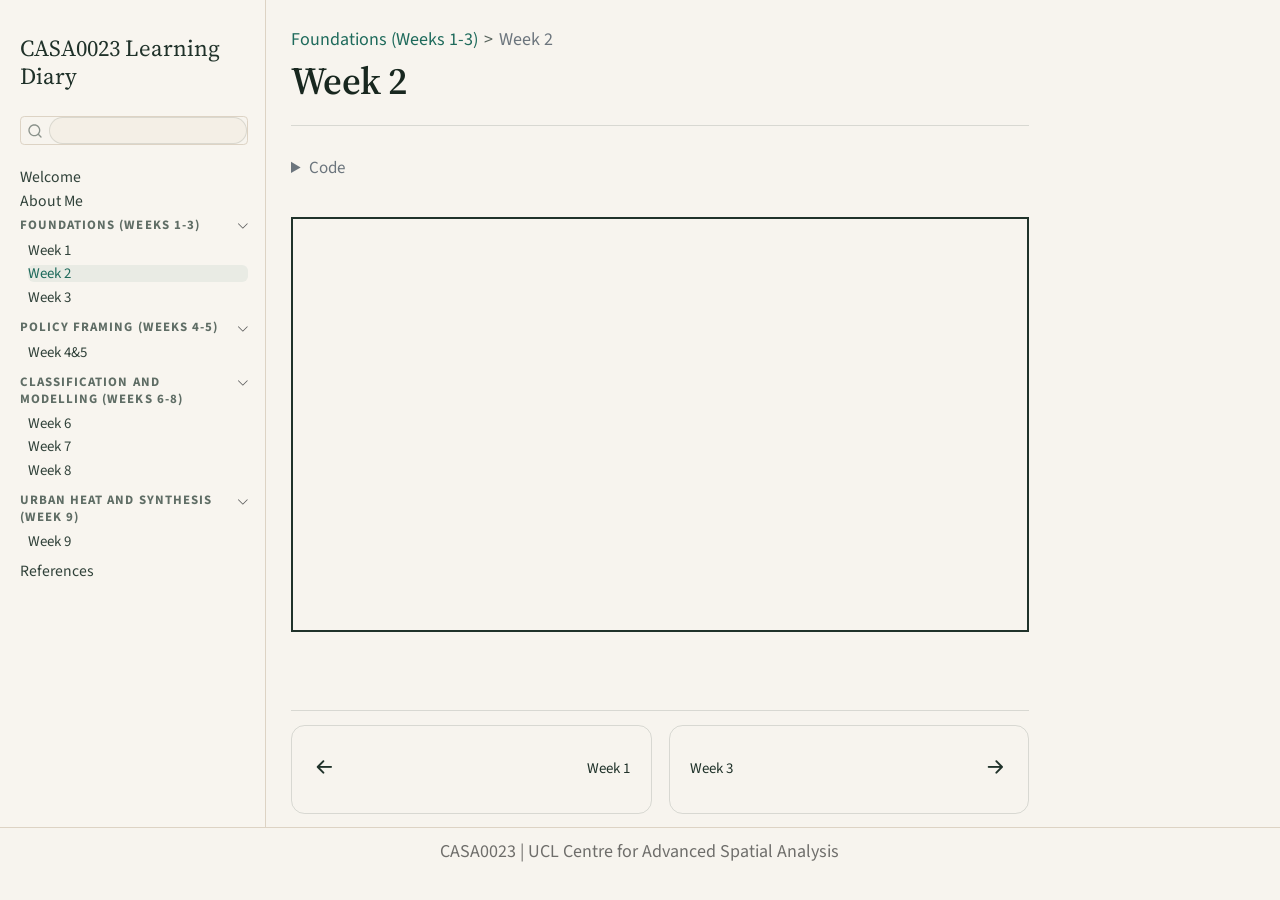
<file: docs/week 2.html>
<!DOCTYPE html>
<html xmlns="http://www.w3.org/1999/xhtml" lang="en" xml:lang="en"><head>

<meta charset="utf-8">
<meta name="generator" content="quarto-1.8.27">

<meta name="viewport" content="width=device-width, initial-scale=1.0, user-scalable=yes">


<title>Week 2 – CASA0023 Learning Diary</title>
<style>
code{white-space: pre-wrap;}
span.smallcaps{font-variant: small-caps;}
div.columns{display: flex; gap: min(4vw, 1.5em);}
div.column{flex: auto; overflow-x: auto;}
div.hanging-indent{margin-left: 1.5em; text-indent: -1.5em;}
ul.task-list{list-style: none;}
ul.task-list li input[type="checkbox"] {
  width: 0.8em;
  margin: 0 0.8em 0.2em -1em; /* quarto-specific, see https://github.com/quarto-dev/quarto-cli/issues/4556 */ 
  vertical-align: middle;
}
/* CSS for syntax highlighting */
html { -webkit-text-size-adjust: 100%; }
pre > code.sourceCode { white-space: pre; position: relative; }
pre > code.sourceCode > span { display: inline-block; line-height: 1.25; }
pre > code.sourceCode > span:empty { height: 1.2em; }
.sourceCode { overflow: visible; }
code.sourceCode > span { color: inherit; text-decoration: inherit; }
div.sourceCode { margin: 1em 0; }
pre.sourceCode { margin: 0; }
@media screen {
div.sourceCode { overflow: auto; }
}
@media print {
pre > code.sourceCode { white-space: pre-wrap; }
pre > code.sourceCode > span { text-indent: -5em; padding-left: 5em; }
}
pre.numberSource code
  { counter-reset: source-line 0; }
pre.numberSource code > span
  { position: relative; left: -4em; counter-increment: source-line; }
pre.numberSource code > span > a:first-child::before
  { content: counter(source-line);
    position: relative; left: -1em; text-align: right; vertical-align: baseline;
    border: none; display: inline-block;
    -webkit-touch-callout: none; -webkit-user-select: none;
    -khtml-user-select: none; -moz-user-select: none;
    -ms-user-select: none; user-select: none;
    padding: 0 4px; width: 4em;
  }
pre.numberSource { margin-left: 3em;  padding-left: 4px; }
div.sourceCode
  {   }
@media screen {
pre > code.sourceCode > span > a:first-child::before { text-decoration: underline; }
}
</style>


<script src="site_libs/quarto-nav/quarto-nav.js"></script>
<script src="site_libs/quarto-nav/headroom.min.js"></script>
<script src="site_libs/clipboard/clipboard.min.js"></script>
<script src="site_libs/quarto-search/autocomplete.umd.js"></script>
<script src="site_libs/quarto-search/fuse.min.js"></script>
<script src="site_libs/quarto-search/quarto-search.js"></script>
<meta name="quarto:offset" content="./">
<link href="./week 3.html" rel="next">
<link href="./week 1.html" rel="prev">
<script src="site_libs/quarto-html/quarto.js" type="module"></script>
<script src="site_libs/quarto-html/tabsets/tabsets.js" type="module"></script>
<script src="site_libs/quarto-html/axe/axe-check.js" type="module"></script>
<script src="site_libs/quarto-html/popper.min.js"></script>
<script src="site_libs/quarto-html/tippy.umd.min.js"></script>
<script src="site_libs/quarto-html/anchor.min.js"></script>
<link href="site_libs/quarto-html/tippy.css" rel="stylesheet">
<link href="site_libs/quarto-html/quarto-syntax-highlighting-dc8a987af0c04ed126583a3be4d7e66c.css" rel="stylesheet" id="quarto-text-highlighting-styles">
<script src="site_libs/bootstrap/bootstrap.min.js"></script>
<link href="site_libs/bootstrap/bootstrap-icons.css" rel="stylesheet">
<link href="site_libs/bootstrap/bootstrap-d447660303c5013b4537fbd103b63b3c.min.css" rel="stylesheet" append-hash="true" id="quarto-bootstrap" data-mode="light">
<script id="quarto-search-options" type="application/json">{
  "location": "sidebar",
  "copy-button": false,
  "collapse-after": 3,
  "panel-placement": "start",
  "type": "textbox",
  "limit": 50,
  "keyboard-shortcut": [
    "f",
    "/",
    "s"
  ],
  "show-item-context": false,
  "language": {
    "search-no-results-text": "No results",
    "search-matching-documents-text": "matching documents",
    "search-copy-link-title": "Copy link to search",
    "search-hide-matches-text": "Hide additional matches",
    "search-more-match-text": "more match in this document",
    "search-more-matches-text": "more matches in this document",
    "search-clear-button-title": "Clear",
    "search-text-placeholder": "",
    "search-detached-cancel-button-title": "Cancel",
    "search-submit-button-title": "Submit",
    "search-label": "Search"
  }
}</script>
<style>html{ scroll-behavior: smooth; }</style>
<script src="site_libs/fitvids-2.1.1/fitvids.min.js"></script>



</head>

<body class="nav-sidebar docked quarto-light">

<div id="quarto-search-results"></div>
  <header id="quarto-header" class="headroom fixed-top">
  <nav class="quarto-secondary-nav">
    <div class="container-fluid d-flex">
      <button type="button" class="quarto-btn-toggle btn" data-bs-toggle="collapse" role="button" data-bs-target=".quarto-sidebar-collapse-item" aria-controls="quarto-sidebar" aria-expanded="false" aria-label="Toggle sidebar navigation" onclick="if (window.quartoToggleHeadroom) { window.quartoToggleHeadroom(); }">
        <i class="bi bi-layout-text-sidebar-reverse"></i>
      </button>
        <nav class="quarto-page-breadcrumbs" aria-label="breadcrumb"><ol class="breadcrumb"><li class="breadcrumb-item"><a href="./week 1.html">Foundations (Weeks 1-3)</a></li><li class="breadcrumb-item"><a href="./week 2.html"><span class="chapter-title">Week 2</span></a></li></ol></nav>
        <a class="flex-grow-1" role="navigation" data-bs-toggle="collapse" data-bs-target=".quarto-sidebar-collapse-item" aria-controls="quarto-sidebar" aria-expanded="false" aria-label="Toggle sidebar navigation" onclick="if (window.quartoToggleHeadroom) { window.quartoToggleHeadroom(); }">      
        </a>
      <button type="button" class="btn quarto-search-button" aria-label="Search" onclick="window.quartoOpenSearch();">
        <i class="bi bi-search"></i>
      </button>
    </div>
  </nav>
</header>
<!-- content -->
<div id="quarto-content" class="quarto-container page-columns page-rows-contents page-layout-article">
<!-- sidebar -->
  <nav id="quarto-sidebar" class="sidebar collapse collapse-horizontal quarto-sidebar-collapse-item sidebar-navigation docked overflow-auto">
    <div class="pt-lg-2 mt-2 text-left sidebar-header">
    <div class="sidebar-title mb-0 py-0">
      <a href="./">CASA0023 Learning Diary</a> 
    </div>
      </div>
        <div class="mt-2 flex-shrink-0 align-items-center">
        <div class="sidebar-search">
        <div id="quarto-search" class="" title="Search"></div>
        </div>
        </div>
    <div class="sidebar-menu-container"> 
    <ul class="list-unstyled mt-1">
        <li class="sidebar-item">
  <div class="sidebar-item-container"> 
  <a href="./index.html" class="sidebar-item-text sidebar-link"><span class="chapter-title">Welcome</span></a>
  </div>
</li>
        <li class="sidebar-item">
  <div class="sidebar-item-container"> 
  <a href="./intro.html" class="sidebar-item-text sidebar-link"><span class="chapter-title">About Me</span></a>
  </div>
</li>
        <li class="sidebar-item sidebar-item-section">
      <div class="sidebar-item-container"> 
            <a class="sidebar-item-text sidebar-link text-start" data-bs-toggle="collapse" data-bs-target="#quarto-sidebar-section-1" role="navigation" aria-expanded="true">
 <span class="menu-text">Foundations (Weeks 1-3)</span></a>
          <a class="sidebar-item-toggle text-start" data-bs-toggle="collapse" data-bs-target="#quarto-sidebar-section-1" role="navigation" aria-expanded="true" aria-label="Toggle section">
            <i class="bi bi-chevron-right ms-2"></i>
          </a> 
      </div>
      <ul id="quarto-sidebar-section-1" class="collapse list-unstyled sidebar-section depth1 show">  
          <li class="sidebar-item">
  <div class="sidebar-item-container"> 
  <a href="./week 1.html" class="sidebar-item-text sidebar-link"><span class="chapter-title">Week 1</span></a>
  </div>
</li>
          <li class="sidebar-item">
  <div class="sidebar-item-container"> 
  <a href="./week 2.html" class="sidebar-item-text sidebar-link active"><span class="chapter-title">Week 2</span></a>
  </div>
</li>
          <li class="sidebar-item">
  <div class="sidebar-item-container"> 
  <a href="./week 3.html" class="sidebar-item-text sidebar-link"><span class="chapter-title">Week 3</span></a>
  </div>
</li>
      </ul>
  </li>
        <li class="sidebar-item sidebar-item-section">
      <div class="sidebar-item-container"> 
            <a class="sidebar-item-text sidebar-link text-start" data-bs-toggle="collapse" data-bs-target="#quarto-sidebar-section-2" role="navigation" aria-expanded="true">
 <span class="menu-text">Policy Framing (Weeks 4-5)</span></a>
          <a class="sidebar-item-toggle text-start" data-bs-toggle="collapse" data-bs-target="#quarto-sidebar-section-2" role="navigation" aria-expanded="true" aria-label="Toggle section">
            <i class="bi bi-chevron-right ms-2"></i>
          </a> 
      </div>
      <ul id="quarto-sidebar-section-2" class="collapse list-unstyled sidebar-section depth1 show">  
          <li class="sidebar-item">
  <div class="sidebar-item-container"> 
  <a href="./week 4&amp;5.html" class="sidebar-item-text sidebar-link"><span class="chapter-title">Week 4&amp;5</span></a>
  </div>
</li>
      </ul>
  </li>
        <li class="sidebar-item sidebar-item-section">
      <div class="sidebar-item-container"> 
            <a class="sidebar-item-text sidebar-link text-start" data-bs-toggle="collapse" data-bs-target="#quarto-sidebar-section-3" role="navigation" aria-expanded="true">
 <span class="menu-text">Classification and Modelling (Weeks 6-8)</span></a>
          <a class="sidebar-item-toggle text-start" data-bs-toggle="collapse" data-bs-target="#quarto-sidebar-section-3" role="navigation" aria-expanded="true" aria-label="Toggle section">
            <i class="bi bi-chevron-right ms-2"></i>
          </a> 
      </div>
      <ul id="quarto-sidebar-section-3" class="collapse list-unstyled sidebar-section depth1 show">  
          <li class="sidebar-item">
  <div class="sidebar-item-container"> 
  <a href="./week 6.html" class="sidebar-item-text sidebar-link"><span class="chapter-title">Week 6</span></a>
  </div>
</li>
          <li class="sidebar-item">
  <div class="sidebar-item-container"> 
  <a href="./week 7.html" class="sidebar-item-text sidebar-link"><span class="chapter-title">Week 7</span></a>
  </div>
</li>
          <li class="sidebar-item">
  <div class="sidebar-item-container"> 
  <a href="./week 8.html" class="sidebar-item-text sidebar-link"><span class="chapter-title">Week 8</span></a>
  </div>
</li>
      </ul>
  </li>
        <li class="sidebar-item sidebar-item-section">
      <div class="sidebar-item-container"> 
            <a class="sidebar-item-text sidebar-link text-start" data-bs-toggle="collapse" data-bs-target="#quarto-sidebar-section-4" role="navigation" aria-expanded="true">
 <span class="menu-text">Urban Heat and Synthesis (Week 9)</span></a>
          <a class="sidebar-item-toggle text-start" data-bs-toggle="collapse" data-bs-target="#quarto-sidebar-section-4" role="navigation" aria-expanded="true" aria-label="Toggle section">
            <i class="bi bi-chevron-right ms-2"></i>
          </a> 
      </div>
      <ul id="quarto-sidebar-section-4" class="collapse list-unstyled sidebar-section depth1 show">  
          <li class="sidebar-item">
  <div class="sidebar-item-container"> 
  <a href="./week 9.html" class="sidebar-item-text sidebar-link"><span class="chapter-title">Week 9</span></a>
  </div>
</li>
      </ul>
  </li>
        <li class="sidebar-item">
  <div class="sidebar-item-container"> 
  <a href="./references.html" class="sidebar-item-text sidebar-link">
 <span class="menu-text">References</span></a>
  </div>
</li>
    </ul>
    </div>
</nav>
<div id="quarto-sidebar-glass" class="quarto-sidebar-collapse-item" data-bs-toggle="collapse" data-bs-target=".quarto-sidebar-collapse-item"></div>
<!-- margin-sidebar -->
    <div id="quarto-margin-sidebar" class="sidebar margin-sidebar zindex-bottom">
        
    </div>
<!-- main -->
<main class="content" id="quarto-document-content">

<header id="title-block-header" class="quarto-title-block default"><nav class="quarto-page-breadcrumbs quarto-title-breadcrumbs d-none d-lg-block" aria-label="breadcrumb"><ol class="breadcrumb"><li class="breadcrumb-item"><a href="./week 1.html">Foundations (Weeks 1-3)</a></li><li class="breadcrumb-item"><a href="./week 2.html"><span class="chapter-title">Week 2</span></a></li></ol></nav>
<div class="quarto-title">
<h1 class="title"><span class="chapter-title">Week 2</span></h1>
</div>



<div class="quarto-title-meta">

    
  
    
  </div>
  


</header>


<div class="cell">
<details class="code-fold">
<summary>Code</summary>
<div class="code-copy-outer-scaffold"><div class="sourceCode cell-code" id="cb1"><pre class="sourceCode r code-with-copy"><code class="sourceCode r"><span id="cb1-1"><a href="#cb1-1" aria-hidden="true" tabindex="-1"></a>xaringanExtra<span class="sc">::</span><span class="fu">embed_xaringan</span>(<span class="at">url =</span> <span class="st">"https://kodawari-0526.github.io/Remotely-Sensing-Cities-and-Environments-ppt/#1"</span>,</span>
<span id="cb1-2"><a href="#cb1-2" aria-hidden="true" tabindex="-1"></a>                              <span class="at">ratio =</span> <span class="st">"16:9"</span>)</span></code></pre></div><button title="Copy to Clipboard" class="code-copy-button"><i class="bi"></i></button></div>
</details>
<div class="cell-output-display">
<div class="shareagain" style="min-width:300px;margin:1em auto;" data-exeternal="1">
<iframe src="https://kodawari-0526.github.io/Remotely-Sensing-Cities-and-Environments-ppt/#1" width="1600" height="900" style="border:2px solid currentColor;" loading="lazy" allowfullscreen=""></iframe>
<script>fitvids('.shareagain', {players: 'iframe'});</script>
</div>
</div>
</div>



</main> <!-- /main -->
<script id="quarto-html-after-body" type="application/javascript">
  window.document.addEventListener("DOMContentLoaded", function (event) {
    const icon = "";
    const anchorJS = new window.AnchorJS();
    anchorJS.options = {
      placement: 'right',
      icon: icon
    };
    anchorJS.add('.anchored');
    const isCodeAnnotation = (el) => {
      for (const clz of el.classList) {
        if (clz.startsWith('code-annotation-')) {                     
          return true;
        }
      }
      return false;
    }
    const onCopySuccess = function(e) {
      // button target
      const button = e.trigger;
      // don't keep focus
      button.blur();
      // flash "checked"
      button.classList.add('code-copy-button-checked');
      var currentTitle = button.getAttribute("title");
      button.setAttribute("title", "Copied!");
      let tooltip;
      if (window.bootstrap) {
        button.setAttribute("data-bs-toggle", "tooltip");
        button.setAttribute("data-bs-placement", "left");
        button.setAttribute("data-bs-title", "Copied!");
        tooltip = new bootstrap.Tooltip(button, 
          { trigger: "manual", 
            customClass: "code-copy-button-tooltip",
            offset: [0, -8]});
        tooltip.show();    
      }
      setTimeout(function() {
        if (tooltip) {
          tooltip.hide();
          button.removeAttribute("data-bs-title");
          button.removeAttribute("data-bs-toggle");
          button.removeAttribute("data-bs-placement");
        }
        button.setAttribute("title", currentTitle);
        button.classList.remove('code-copy-button-checked');
      }, 1000);
      // clear code selection
      e.clearSelection();
    }
    const getTextToCopy = function(trigger) {
      const outerScaffold = trigger.parentElement.cloneNode(true);
      const codeEl = outerScaffold.querySelector('code');
      for (const childEl of codeEl.children) {
        if (isCodeAnnotation(childEl)) {
          childEl.remove();
        }
      }
      return codeEl.innerText;
    }
    const clipboard = new window.ClipboardJS('.code-copy-button:not([data-in-quarto-modal])', {
      text: getTextToCopy
    });
    clipboard.on('success', onCopySuccess);
    if (window.document.getElementById('quarto-embedded-source-code-modal')) {
      const clipboardModal = new window.ClipboardJS('.code-copy-button[data-in-quarto-modal]', {
        text: getTextToCopy,
        container: window.document.getElementById('quarto-embedded-source-code-modal')
      });
      clipboardModal.on('success', onCopySuccess);
    }
      var localhostRegex = new RegExp(/^(?:http|https):\/\/localhost\:?[0-9]*\//);
      var mailtoRegex = new RegExp(/^mailto:/);
        var filterRegex = new RegExp('/' + window.location.host + '/');
      var isInternal = (href) => {
          return filterRegex.test(href) || localhostRegex.test(href) || mailtoRegex.test(href);
      }
      // Inspect non-navigation links and adorn them if external
     var links = window.document.querySelectorAll('a[href]:not(.nav-link):not(.navbar-brand):not(.toc-action):not(.sidebar-link):not(.sidebar-item-toggle):not(.pagination-link):not(.no-external):not([aria-hidden]):not(.dropdown-item):not(.quarto-navigation-tool):not(.about-link)');
      for (var i=0; i<links.length; i++) {
        const link = links[i];
        if (!isInternal(link.href)) {
          // undo the damage that might have been done by quarto-nav.js in the case of
          // links that we want to consider external
          if (link.dataset.originalHref !== undefined) {
            link.href = link.dataset.originalHref;
          }
            // target, if specified
            link.setAttribute("target", "_blank");
            if (link.getAttribute("rel") === null) {
              link.setAttribute("rel", "noopener");
            }
        }
      }
    function tippyHover(el, contentFn, onTriggerFn, onUntriggerFn) {
      const config = {
        allowHTML: true,
        maxWidth: 500,
        delay: 100,
        arrow: false,
        appendTo: function(el) {
            return el.parentElement;
        },
        interactive: true,
        interactiveBorder: 10,
        theme: 'quarto',
        placement: 'bottom-start',
      };
      if (contentFn) {
        config.content = contentFn;
      }
      if (onTriggerFn) {
        config.onTrigger = onTriggerFn;
      }
      if (onUntriggerFn) {
        config.onUntrigger = onUntriggerFn;
      }
      window.tippy(el, config); 
    }
    const noterefs = window.document.querySelectorAll('a[role="doc-noteref"]');
    for (var i=0; i<noterefs.length; i++) {
      const ref = noterefs[i];
      tippyHover(ref, function() {
        // use id or data attribute instead here
        let href = ref.getAttribute('data-footnote-href') || ref.getAttribute('href');
        try { href = new URL(href).hash; } catch {}
        const id = href.replace(/^#\/?/, "");
        const note = window.document.getElementById(id);
        if (note) {
          return note.innerHTML;
        } else {
          return "";
        }
      });
    }
    const xrefs = window.document.querySelectorAll('a.quarto-xref');
    const processXRef = (id, note) => {
      // Strip column container classes
      const stripColumnClz = (el) => {
        el.classList.remove("page-full", "page-columns");
        if (el.children) {
          for (const child of el.children) {
            stripColumnClz(child);
          }
        }
      }
      stripColumnClz(note)
      if (id === null || id.startsWith('sec-')) {
        // Special case sections, only their first couple elements
        const container = document.createElement("div");
        if (note.children && note.children.length > 2) {
          container.appendChild(note.children[0].cloneNode(true));
          for (let i = 1; i < note.children.length; i++) {
            const child = note.children[i];
            if (child.tagName === "P" && child.innerText === "") {
              continue;
            } else {
              container.appendChild(child.cloneNode(true));
              break;
            }
          }
          if (window.Quarto?.typesetMath) {
            window.Quarto.typesetMath(container);
          }
          return container.innerHTML
        } else {
          if (window.Quarto?.typesetMath) {
            window.Quarto.typesetMath(note);
          }
          return note.innerHTML;
        }
      } else {
        // Remove any anchor links if they are present
        const anchorLink = note.querySelector('a.anchorjs-link');
        if (anchorLink) {
          anchorLink.remove();
        }
        if (window.Quarto?.typesetMath) {
          window.Quarto.typesetMath(note);
        }
        if (note.classList.contains("callout")) {
          return note.outerHTML;
        } else {
          return note.innerHTML;
        }
      }
    }
    for (var i=0; i<xrefs.length; i++) {
      const xref = xrefs[i];
      tippyHover(xref, undefined, function(instance) {
        instance.disable();
        let url = xref.getAttribute('href');
        let hash = undefined; 
        if (url.startsWith('#')) {
          hash = url;
        } else {
          try { hash = new URL(url).hash; } catch {}
        }
        if (hash) {
          const id = hash.replace(/^#\/?/, "");
          const note = window.document.getElementById(id);
          if (note !== null) {
            try {
              const html = processXRef(id, note.cloneNode(true));
              instance.setContent(html);
            } finally {
              instance.enable();
              instance.show();
            }
          } else {
            // See if we can fetch this
            fetch(url.split('#')[0])
            .then(res => res.text())
            .then(html => {
              const parser = new DOMParser();
              const htmlDoc = parser.parseFromString(html, "text/html");
              const note = htmlDoc.getElementById(id);
              if (note !== null) {
                const html = processXRef(id, note);
                instance.setContent(html);
              } 
            }).finally(() => {
              instance.enable();
              instance.show();
            });
          }
        } else {
          // See if we can fetch a full url (with no hash to target)
          // This is a special case and we should probably do some content thinning / targeting
          fetch(url)
          .then(res => res.text())
          .then(html => {
            const parser = new DOMParser();
            const htmlDoc = parser.parseFromString(html, "text/html");
            const note = htmlDoc.querySelector('main.content');
            if (note !== null) {
              // This should only happen for chapter cross references
              // (since there is no id in the URL)
              // remove the first header
              if (note.children.length > 0 && note.children[0].tagName === "HEADER") {
                note.children[0].remove();
              }
              const html = processXRef(null, note);
              instance.setContent(html);
            } 
          }).finally(() => {
            instance.enable();
            instance.show();
          });
        }
      }, function(instance) {
      });
    }
        let selectedAnnoteEl;
        const selectorForAnnotation = ( cell, annotation) => {
          let cellAttr = 'data-code-cell="' + cell + '"';
          let lineAttr = 'data-code-annotation="' +  annotation + '"';
          const selector = 'span[' + cellAttr + '][' + lineAttr + ']';
          return selector;
        }
        const selectCodeLines = (annoteEl) => {
          const doc = window.document;
          const targetCell = annoteEl.getAttribute("data-target-cell");
          const targetAnnotation = annoteEl.getAttribute("data-target-annotation");
          const annoteSpan = window.document.querySelector(selectorForAnnotation(targetCell, targetAnnotation));
          const lines = annoteSpan.getAttribute("data-code-lines").split(",");
          const lineIds = lines.map((line) => {
            return targetCell + "-" + line;
          })
          let top = null;
          let height = null;
          let parent = null;
          if (lineIds.length > 0) {
              //compute the position of the single el (top and bottom and make a div)
              const el = window.document.getElementById(lineIds[0]);
              top = el.offsetTop;
              height = el.offsetHeight;
              parent = el.parentElement.parentElement;
            if (lineIds.length > 1) {
              const lastEl = window.document.getElementById(lineIds[lineIds.length - 1]);
              const bottom = lastEl.offsetTop + lastEl.offsetHeight;
              height = bottom - top;
            }
            if (top !== null && height !== null && parent !== null) {
              // cook up a div (if necessary) and position it 
              let div = window.document.getElementById("code-annotation-line-highlight");
              if (div === null) {
                div = window.document.createElement("div");
                div.setAttribute("id", "code-annotation-line-highlight");
                div.style.position = 'absolute';
                parent.appendChild(div);
              }
              div.style.top = top - 2 + "px";
              div.style.height = height + 4 + "px";
              div.style.left = 0;
              let gutterDiv = window.document.getElementById("code-annotation-line-highlight-gutter");
              if (gutterDiv === null) {
                gutterDiv = window.document.createElement("div");
                gutterDiv.setAttribute("id", "code-annotation-line-highlight-gutter");
                gutterDiv.style.position = 'absolute';
                const codeCell = window.document.getElementById(targetCell);
                const gutter = codeCell.querySelector('.code-annotation-gutter');
                gutter.appendChild(gutterDiv);
              }
              gutterDiv.style.top = top - 2 + "px";
              gutterDiv.style.height = height + 4 + "px";
            }
            selectedAnnoteEl = annoteEl;
          }
        };
        const unselectCodeLines = () => {
          const elementsIds = ["code-annotation-line-highlight", "code-annotation-line-highlight-gutter"];
          elementsIds.forEach((elId) => {
            const div = window.document.getElementById(elId);
            if (div) {
              div.remove();
            }
          });
          selectedAnnoteEl = undefined;
        };
          // Handle positioning of the toggle
      window.addEventListener(
        "resize",
        throttle(() => {
          elRect = undefined;
          if (selectedAnnoteEl) {
            selectCodeLines(selectedAnnoteEl);
          }
        }, 10)
      );
      function throttle(fn, ms) {
      let throttle = false;
      let timer;
        return (...args) => {
          if(!throttle) { // first call gets through
              fn.apply(this, args);
              throttle = true;
          } else { // all the others get throttled
              if(timer) clearTimeout(timer); // cancel #2
              timer = setTimeout(() => {
                fn.apply(this, args);
                timer = throttle = false;
              }, ms);
          }
        };
      }
        // Attach click handler to the DT
        const annoteDls = window.document.querySelectorAll('dt[data-target-cell]');
        for (const annoteDlNode of annoteDls) {
          annoteDlNode.addEventListener('click', (event) => {
            const clickedEl = event.target;
            if (clickedEl !== selectedAnnoteEl) {
              unselectCodeLines();
              const activeEl = window.document.querySelector('dt[data-target-cell].code-annotation-active');
              if (activeEl) {
                activeEl.classList.remove('code-annotation-active');
              }
              selectCodeLines(clickedEl);
              clickedEl.classList.add('code-annotation-active');
            } else {
              // Unselect the line
              unselectCodeLines();
              clickedEl.classList.remove('code-annotation-active');
            }
          });
        }
    const findCites = (el) => {
      const parentEl = el.parentElement;
      if (parentEl) {
        const cites = parentEl.dataset.cites;
        if (cites) {
          return {
            el,
            cites: cites.split(' ')
          };
        } else {
          return findCites(el.parentElement)
        }
      } else {
        return undefined;
      }
    };
    var bibliorefs = window.document.querySelectorAll('a[role="doc-biblioref"]');
    for (var i=0; i<bibliorefs.length; i++) {
      const ref = bibliorefs[i];
      const citeInfo = findCites(ref);
      if (citeInfo) {
        tippyHover(citeInfo.el, function() {
          var popup = window.document.createElement('div');
          citeInfo.cites.forEach(function(cite) {
            var citeDiv = window.document.createElement('div');
            citeDiv.classList.add('hanging-indent');
            citeDiv.classList.add('csl-entry');
            var biblioDiv = window.document.getElementById('ref-' + cite);
            if (biblioDiv) {
              citeDiv.innerHTML = biblioDiv.innerHTML;
            }
            popup.appendChild(citeDiv);
          });
          return popup.innerHTML;
        });
      }
    }
  });
  </script>
<nav class="page-navigation">
  <div class="nav-page nav-page-previous">
      <a href="./week 1.html" class="pagination-link" aria-label="Week 1">
        <i class="bi bi-arrow-left-short"></i> <span class="nav-page-text"><span class="chapter-title">Week 1</span></span>
      </a>          
  </div>
  <div class="nav-page nav-page-next">
      <a href="./week 3.html" class="pagination-link" aria-label="Week 3">
        <span class="nav-page-text"><span class="chapter-title">Week 3</span></span> <i class="bi bi-arrow-right-short"></i>
      </a>
  </div>
</nav>
</div> <!-- /content -->
<footer class="footer">
  <div class="nav-footer">
    <div class="nav-footer-left">
      &nbsp;
    </div>   
    <div class="nav-footer-center">
<p>CASA0023 | UCL Centre for Advanced Spatial Analysis</p>
</div>
    <div class="nav-footer-right">
      &nbsp;
    </div>
  </div>
</footer>




<script src="site_libs/quarto-html/zenscroll-min.js"></script>
</body></html>
</file>
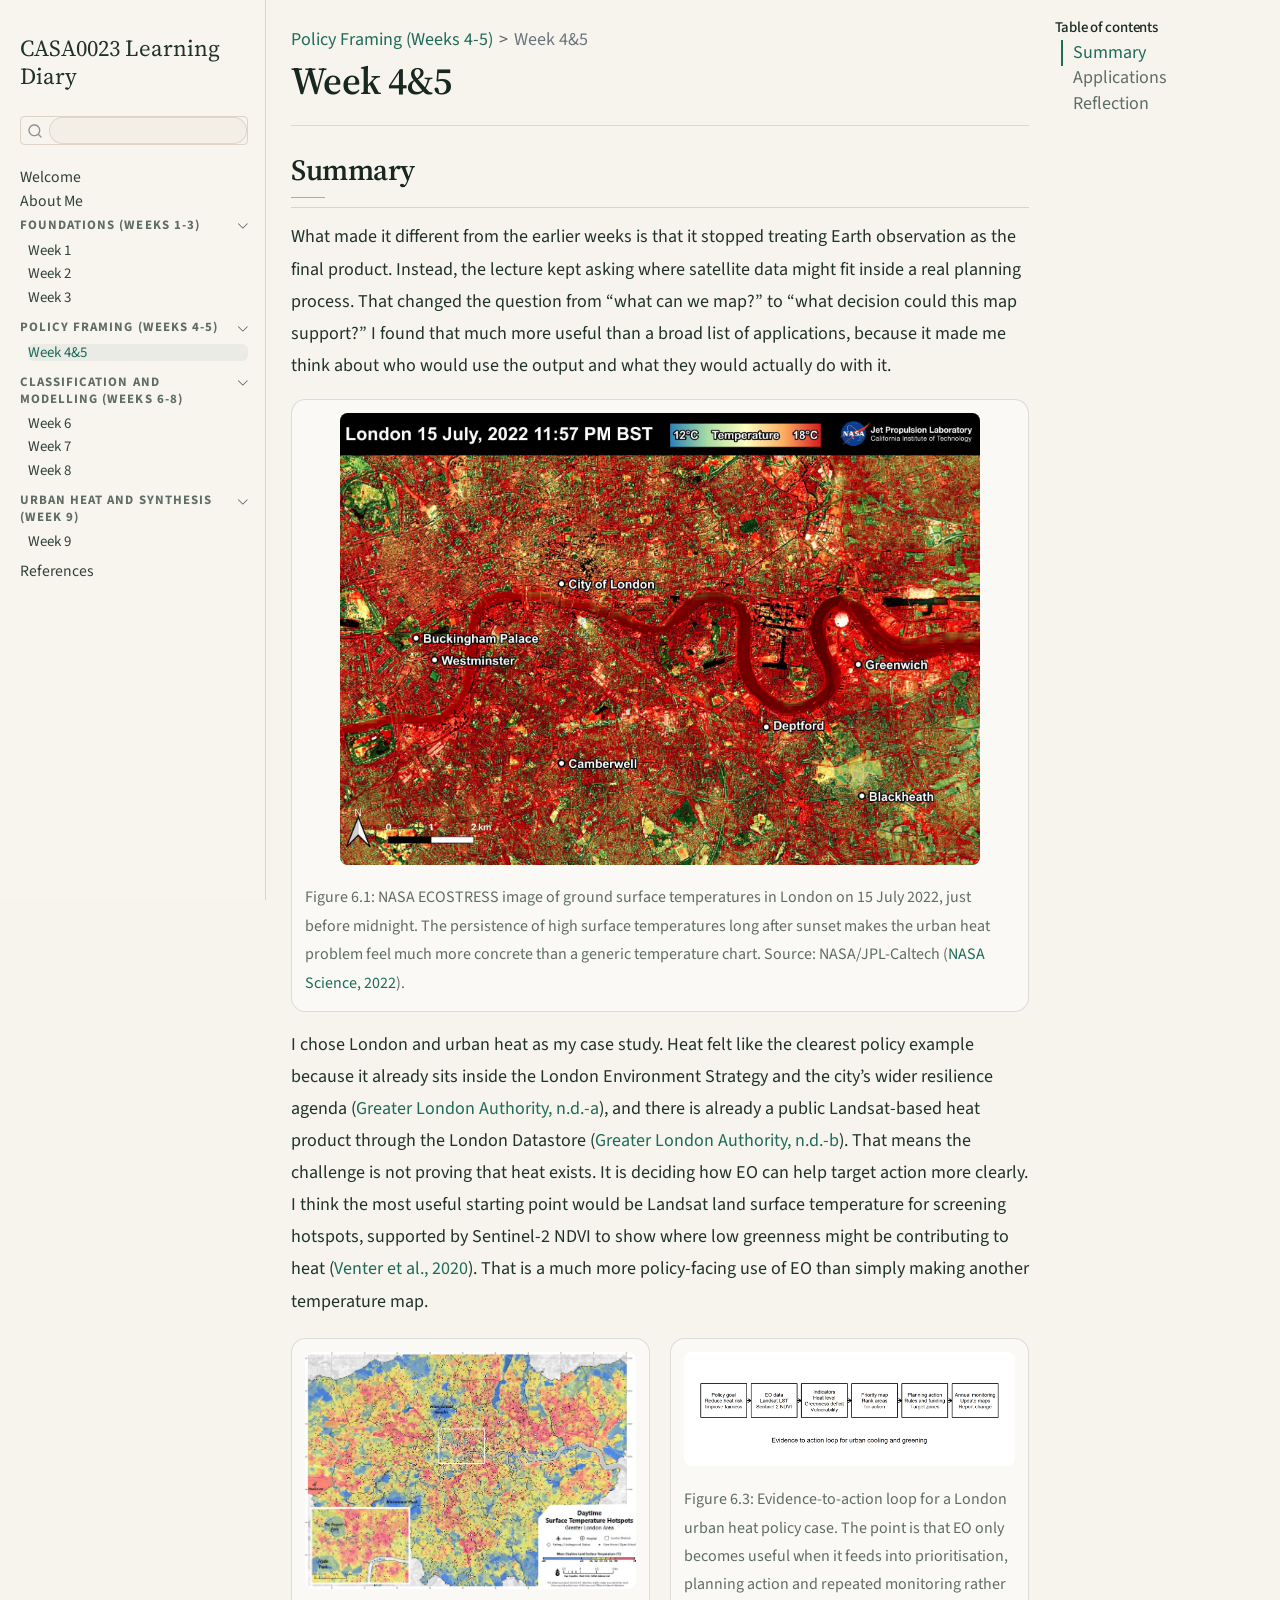
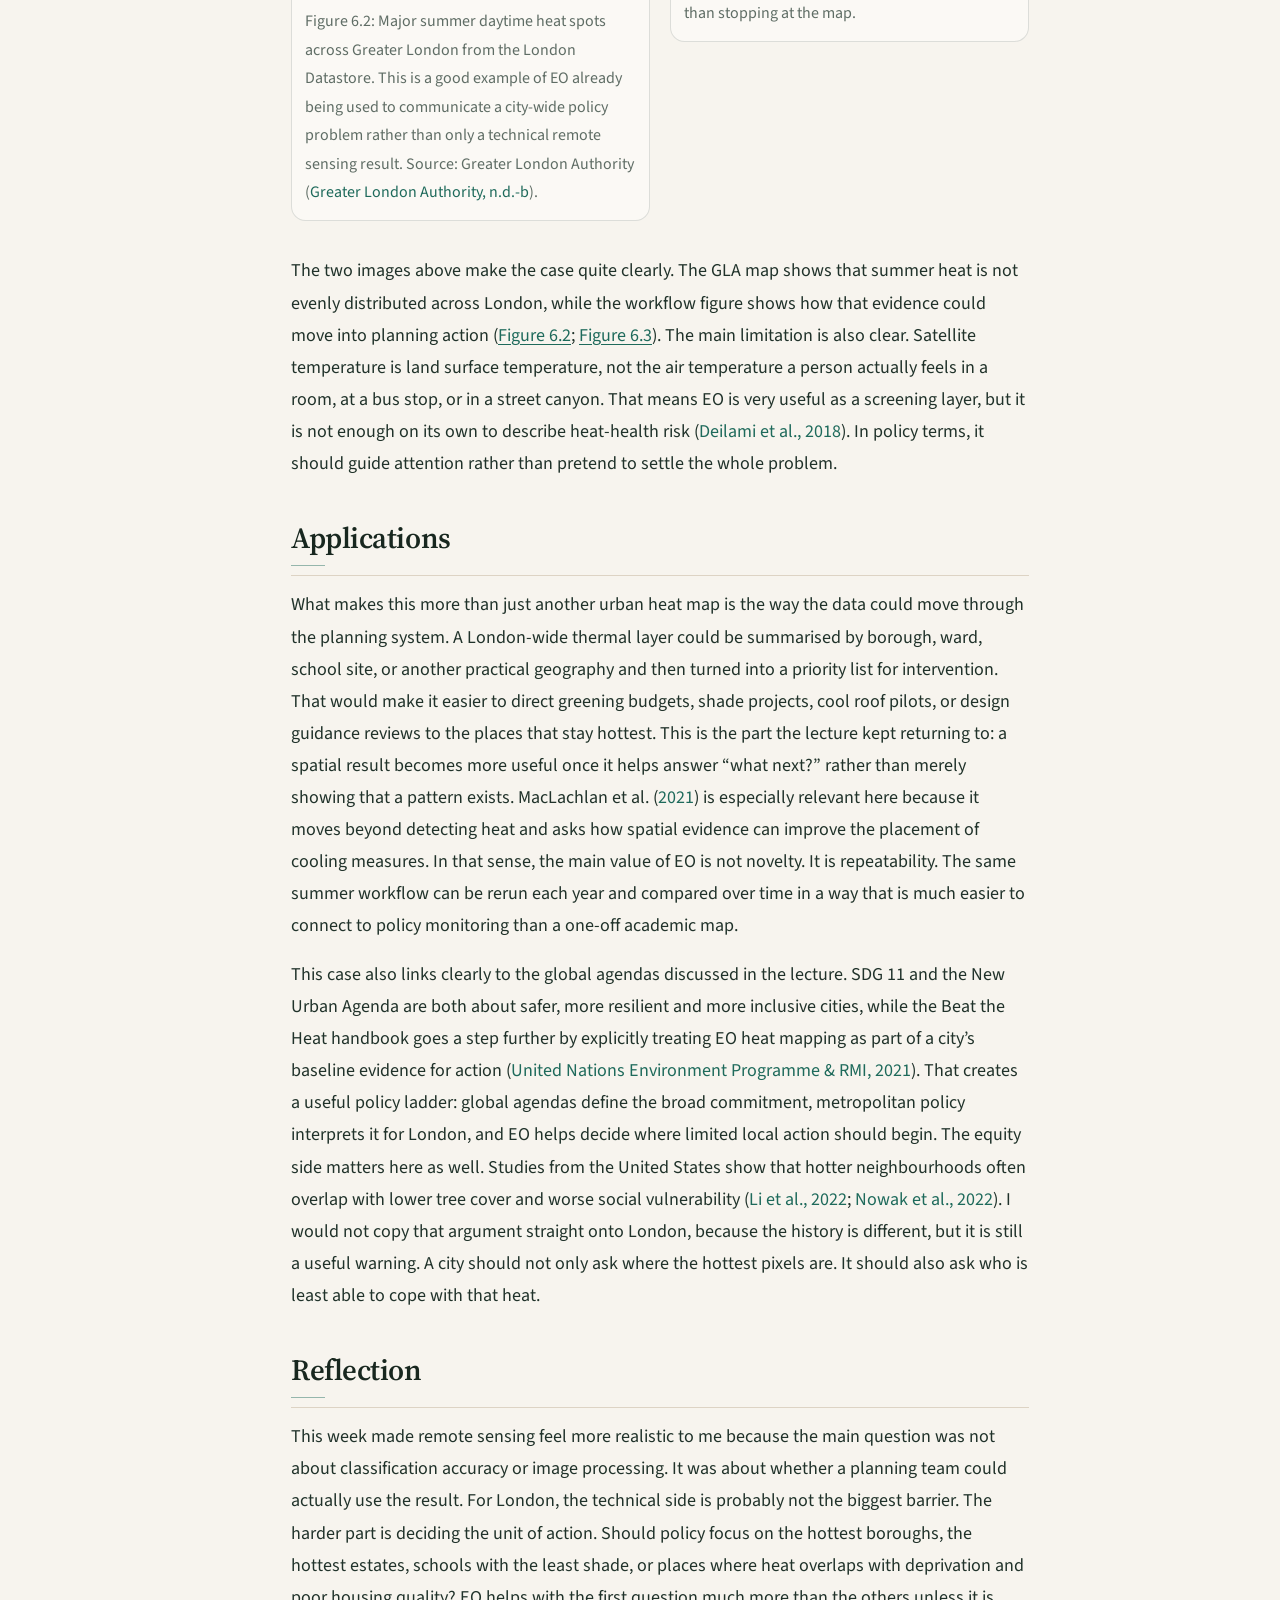
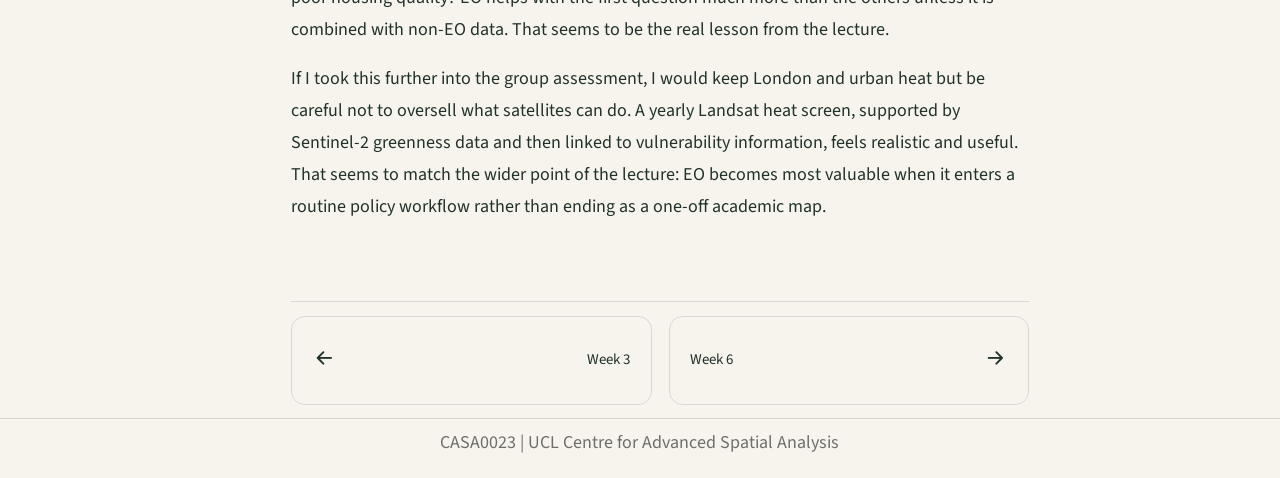
<file: docs/week 4&5.html>
<!DOCTYPE html>
<html xmlns="http://www.w3.org/1999/xhtml" lang="en" xml:lang="en"><head>

<meta charset="utf-8">
<meta name="generator" content="quarto-1.8.27">

<meta name="viewport" content="width=device-width, initial-scale=1.0, user-scalable=yes">


<title>Week 4&amp;5 – CASA0023 Learning Diary</title>
<style>
code{white-space: pre-wrap;}
span.smallcaps{font-variant: small-caps;}
div.columns{display: flex; gap: min(4vw, 1.5em);}
div.column{flex: auto; overflow-x: auto;}
div.hanging-indent{margin-left: 1.5em; text-indent: -1.5em;}
ul.task-list{list-style: none;}
ul.task-list li input[type="checkbox"] {
  width: 0.8em;
  margin: 0 0.8em 0.2em -1em; /* quarto-specific, see https://github.com/quarto-dev/quarto-cli/issues/4556 */ 
  vertical-align: middle;
}
/* CSS for citations */
div.csl-bib-body { }
div.csl-entry {
  clear: both;
  margin-bottom: 0em;
}
.hanging-indent div.csl-entry {
  margin-left:2em;
  text-indent:-2em;
}
div.csl-left-margin {
  min-width:2em;
  float:left;
}
div.csl-right-inline {
  margin-left:2em;
  padding-left:1em;
}
div.csl-indent {
  margin-left: 2em;
}</style>


<script src="site_libs/quarto-nav/quarto-nav.js"></script>
<script src="site_libs/quarto-nav/headroom.min.js"></script>
<script src="site_libs/clipboard/clipboard.min.js"></script>
<script src="site_libs/quarto-search/autocomplete.umd.js"></script>
<script src="site_libs/quarto-search/fuse.min.js"></script>
<script src="site_libs/quarto-search/quarto-search.js"></script>
<meta name="quarto:offset" content="./">
<link href="./week 6.html" rel="next">
<link href="./week 3.html" rel="prev">
<script src="site_libs/quarto-html/quarto.js" type="module"></script>
<script src="site_libs/quarto-html/tabsets/tabsets.js" type="module"></script>
<script src="site_libs/quarto-html/axe/axe-check.js" type="module"></script>
<script src="site_libs/quarto-html/popper.min.js"></script>
<script src="site_libs/quarto-html/tippy.umd.min.js"></script>
<script src="site_libs/quarto-html/anchor.min.js"></script>
<link href="site_libs/quarto-html/tippy.css" rel="stylesheet">
<link href="site_libs/quarto-html/quarto-syntax-highlighting-dc8a987af0c04ed126583a3be4d7e66c.css" rel="stylesheet" id="quarto-text-highlighting-styles">
<script src="site_libs/bootstrap/bootstrap.min.js"></script>
<link href="site_libs/bootstrap/bootstrap-icons.css" rel="stylesheet">
<link href="site_libs/bootstrap/bootstrap-d447660303c5013b4537fbd103b63b3c.min.css" rel="stylesheet" append-hash="true" id="quarto-bootstrap" data-mode="light">
<script id="quarto-search-options" type="application/json">{
  "location": "sidebar",
  "copy-button": false,
  "collapse-after": 3,
  "panel-placement": "start",
  "type": "textbox",
  "limit": 50,
  "keyboard-shortcut": [
    "f",
    "/",
    "s"
  ],
  "show-item-context": false,
  "language": {
    "search-no-results-text": "No results",
    "search-matching-documents-text": "matching documents",
    "search-copy-link-title": "Copy link to search",
    "search-hide-matches-text": "Hide additional matches",
    "search-more-match-text": "more match in this document",
    "search-more-matches-text": "more matches in this document",
    "search-clear-button-title": "Clear",
    "search-text-placeholder": "",
    "search-detached-cancel-button-title": "Cancel",
    "search-submit-button-title": "Submit",
    "search-label": "Search"
  }
}</script>
<style>html{ scroll-behavior: smooth; }</style>


</head>

<body class="nav-sidebar docked quarto-light">

<div id="quarto-search-results"></div>
  <header id="quarto-header" class="headroom fixed-top">
  <nav class="quarto-secondary-nav">
    <div class="container-fluid d-flex">
      <button type="button" class="quarto-btn-toggle btn" data-bs-toggle="collapse" role="button" data-bs-target=".quarto-sidebar-collapse-item" aria-controls="quarto-sidebar" aria-expanded="false" aria-label="Toggle sidebar navigation" onclick="if (window.quartoToggleHeadroom) { window.quartoToggleHeadroom(); }">
        <i class="bi bi-layout-text-sidebar-reverse"></i>
      </button>
        <nav class="quarto-page-breadcrumbs" aria-label="breadcrumb"><ol class="breadcrumb"><li class="breadcrumb-item"><a href="./week 4&amp;5.html">Policy Framing (Weeks 4-5)</a></li><li class="breadcrumb-item"><a href="./week 4&amp;5.html"><span class="chapter-title">Week 4&amp;5</span></a></li></ol></nav>
        <a class="flex-grow-1" role="navigation" data-bs-toggle="collapse" data-bs-target=".quarto-sidebar-collapse-item" aria-controls="quarto-sidebar" aria-expanded="false" aria-label="Toggle sidebar navigation" onclick="if (window.quartoToggleHeadroom) { window.quartoToggleHeadroom(); }">      
        </a>
      <button type="button" class="btn quarto-search-button" aria-label="Search" onclick="window.quartoOpenSearch();">
        <i class="bi bi-search"></i>
      </button>
    </div>
  </nav>
</header>
<!-- content -->
<div id="quarto-content" class="quarto-container page-columns page-rows-contents page-layout-article">
<!-- sidebar -->
  <nav id="quarto-sidebar" class="sidebar collapse collapse-horizontal quarto-sidebar-collapse-item sidebar-navigation docked overflow-auto">
    <div class="pt-lg-2 mt-2 text-left sidebar-header">
    <div class="sidebar-title mb-0 py-0">
      <a href="./">CASA0023 Learning Diary</a> 
    </div>
      </div>
        <div class="mt-2 flex-shrink-0 align-items-center">
        <div class="sidebar-search">
        <div id="quarto-search" class="" title="Search"></div>
        </div>
        </div>
    <div class="sidebar-menu-container"> 
    <ul class="list-unstyled mt-1">
        <li class="sidebar-item">
  <div class="sidebar-item-container"> 
  <a href="./index.html" class="sidebar-item-text sidebar-link"><span class="chapter-title">Welcome</span></a>
  </div>
</li>
        <li class="sidebar-item">
  <div class="sidebar-item-container"> 
  <a href="./intro.html" class="sidebar-item-text sidebar-link"><span class="chapter-title">About Me</span></a>
  </div>
</li>
        <li class="sidebar-item sidebar-item-section">
      <div class="sidebar-item-container"> 
            <a class="sidebar-item-text sidebar-link text-start" data-bs-toggle="collapse" data-bs-target="#quarto-sidebar-section-1" role="navigation" aria-expanded="true">
 <span class="menu-text">Foundations (Weeks 1-3)</span></a>
          <a class="sidebar-item-toggle text-start" data-bs-toggle="collapse" data-bs-target="#quarto-sidebar-section-1" role="navigation" aria-expanded="true" aria-label="Toggle section">
            <i class="bi bi-chevron-right ms-2"></i>
          </a> 
      </div>
      <ul id="quarto-sidebar-section-1" class="collapse list-unstyled sidebar-section depth1 show">  
          <li class="sidebar-item">
  <div class="sidebar-item-container"> 
  <a href="./week 1.html" class="sidebar-item-text sidebar-link"><span class="chapter-title">Week 1</span></a>
  </div>
</li>
          <li class="sidebar-item">
  <div class="sidebar-item-container"> 
  <a href="./week 2.html" class="sidebar-item-text sidebar-link"><span class="chapter-title">Week 2</span></a>
  </div>
</li>
          <li class="sidebar-item">
  <div class="sidebar-item-container"> 
  <a href="./week 3.html" class="sidebar-item-text sidebar-link"><span class="chapter-title">Week 3</span></a>
  </div>
</li>
      </ul>
  </li>
        <li class="sidebar-item sidebar-item-section">
      <div class="sidebar-item-container"> 
            <a class="sidebar-item-text sidebar-link text-start" data-bs-toggle="collapse" data-bs-target="#quarto-sidebar-section-2" role="navigation" aria-expanded="true">
 <span class="menu-text">Policy Framing (Weeks 4-5)</span></a>
          <a class="sidebar-item-toggle text-start" data-bs-toggle="collapse" data-bs-target="#quarto-sidebar-section-2" role="navigation" aria-expanded="true" aria-label="Toggle section">
            <i class="bi bi-chevron-right ms-2"></i>
          </a> 
      </div>
      <ul id="quarto-sidebar-section-2" class="collapse list-unstyled sidebar-section depth1 show">  
          <li class="sidebar-item">
  <div class="sidebar-item-container"> 
  <a href="./week 4&amp;5.html" class="sidebar-item-text sidebar-link active"><span class="chapter-title">Week 4&amp;5</span></a>
  </div>
</li>
      </ul>
  </li>
        <li class="sidebar-item sidebar-item-section">
      <div class="sidebar-item-container"> 
            <a class="sidebar-item-text sidebar-link text-start" data-bs-toggle="collapse" data-bs-target="#quarto-sidebar-section-3" role="navigation" aria-expanded="true">
 <span class="menu-text">Classification and Modelling (Weeks 6-8)</span></a>
          <a class="sidebar-item-toggle text-start" data-bs-toggle="collapse" data-bs-target="#quarto-sidebar-section-3" role="navigation" aria-expanded="true" aria-label="Toggle section">
            <i class="bi bi-chevron-right ms-2"></i>
          </a> 
      </div>
      <ul id="quarto-sidebar-section-3" class="collapse list-unstyled sidebar-section depth1 show">  
          <li class="sidebar-item">
  <div class="sidebar-item-container"> 
  <a href="./week 6.html" class="sidebar-item-text sidebar-link"><span class="chapter-title">Week 6</span></a>
  </div>
</li>
          <li class="sidebar-item">
  <div class="sidebar-item-container"> 
  <a href="./week 7.html" class="sidebar-item-text sidebar-link"><span class="chapter-title">Week 7</span></a>
  </div>
</li>
          <li class="sidebar-item">
  <div class="sidebar-item-container"> 
  <a href="./week 8.html" class="sidebar-item-text sidebar-link"><span class="chapter-title">Week 8</span></a>
  </div>
</li>
      </ul>
  </li>
        <li class="sidebar-item sidebar-item-section">
      <div class="sidebar-item-container"> 
            <a class="sidebar-item-text sidebar-link text-start" data-bs-toggle="collapse" data-bs-target="#quarto-sidebar-section-4" role="navigation" aria-expanded="true">
 <span class="menu-text">Urban Heat and Synthesis (Week 9)</span></a>
          <a class="sidebar-item-toggle text-start" data-bs-toggle="collapse" data-bs-target="#quarto-sidebar-section-4" role="navigation" aria-expanded="true" aria-label="Toggle section">
            <i class="bi bi-chevron-right ms-2"></i>
          </a> 
      </div>
      <ul id="quarto-sidebar-section-4" class="collapse list-unstyled sidebar-section depth1 show">  
          <li class="sidebar-item">
  <div class="sidebar-item-container"> 
  <a href="./week 9.html" class="sidebar-item-text sidebar-link"><span class="chapter-title">Week 9</span></a>
  </div>
</li>
      </ul>
  </li>
        <li class="sidebar-item">
  <div class="sidebar-item-container"> 
  <a href="./references.html" class="sidebar-item-text sidebar-link">
 <span class="menu-text">References</span></a>
  </div>
</li>
    </ul>
    </div>
</nav>
<div id="quarto-sidebar-glass" class="quarto-sidebar-collapse-item" data-bs-toggle="collapse" data-bs-target=".quarto-sidebar-collapse-item"></div>
<!-- margin-sidebar -->
    <div id="quarto-margin-sidebar" class="sidebar margin-sidebar">
        <nav id="TOC" role="doc-toc" class="toc-active">
    <h2 id="toc-title">Table of contents</h2>
   
  <ul>
  <li><a href="#summary" id="toc-summary" class="nav-link active" data-scroll-target="#summary">Summary</a></li>
  <li><a href="#applications" id="toc-applications" class="nav-link" data-scroll-target="#applications">Applications</a></li>
  <li><a href="#reflection" id="toc-reflection" class="nav-link" data-scroll-target="#reflection">Reflection</a></li>
  </ul>
</nav>
    </div>
<!-- main -->
<main class="content" id="quarto-document-content">

<header id="title-block-header" class="quarto-title-block default"><nav class="quarto-page-breadcrumbs quarto-title-breadcrumbs d-none d-lg-block" aria-label="breadcrumb"><ol class="breadcrumb"><li class="breadcrumb-item"><a href="./week 4&amp;5.html">Policy Framing (Weeks 4-5)</a></li><li class="breadcrumb-item"><a href="./week 4&amp;5.html"><span class="chapter-title">Week 4&amp;5</span></a></li></ol></nav>
<div class="quarto-title">
<h1 class="title"><span class="chapter-title">Week 4&amp;5</span></h1>
</div>



<div class="quarto-title-meta">

    
  
    
  </div>
  


</header>


<section id="summary" class="level2">
<h2 class="anchored" data-anchor-id="summary">Summary</h2>
<p>What made it different from the earlier weeks is that it stopped treating Earth observation as the final product. Instead, the lecture kept asking where satellite data might fit inside a real planning process. That changed the question from “what can we map?” to “what decision could this map support?” I found that much more useful than a broad list of applications, because it made me think about who would use the output and what they would actually do with it.</p>
<div id="fig-week45-ecostress" class="quarto-float quarto-figure quarto-figure-center anchored">
<figure class="quarto-float quarto-float-fig figure">
<div aria-describedby="fig-week45-ecostress-caption-0ceaefa1-69ba-4598-a22c-09a6ac19f8ca">
<img src="img/week4/week45_nasa_ecostress_london.jpg" class="img-fluid figure-img" style="width:90.0%">
</div>
<figcaption class="quarto-float-caption-bottom quarto-float-caption quarto-float-fig" id="fig-week45-ecostress-caption-0ceaefa1-69ba-4598-a22c-09a6ac19f8ca">
Figure&nbsp;6.1: NASA ECOSTRESS image of ground surface temperatures in London on 15 July 2022, just before midnight. The persistence of high surface temperatures long after sunset makes the urban heat problem feel much more concrete than a generic temperature chart. Source: NASA/JPL-Caltech <span class="citation" data-cites="nasaecostresslondon2022">(<a href="references.html#ref-nasaecostresslondon2022" role="doc-biblioref">NASA Science, 2022</a>)</span>.
</figcaption>
</figure>
</div>
<p>I chose London and urban heat as my case study. Heat felt like the clearest policy example because it already sits inside the London Environment Strategy and the city’s wider resilience agenda <span class="citation" data-cites="londone">(<a href="references.html#ref-londone" role="doc-biblioref">Greater London Authority, n.d.-a</a>)</span>, and there is already a public Landsat-based heat product through the London Datastore <span class="citation" data-cites="majorsu">(<a href="references.html#ref-majorsu" role="doc-biblioref">Greater London Authority, n.d.-b</a>)</span>. That means the challenge is not proving that heat exists. It is deciding how EO can help target action more clearly. I think the most useful starting point would be Landsat land surface temperature for screening hotspots, supported by Sentinel-2 NDVI to show where low greenness might be contributing to heat <span class="citation" data-cites="venter2020">(<a href="references.html#ref-venter2020" role="doc-biblioref">Venter et al., 2020</a>)</span>. That is a much more policy-facing use of EO than simply making another temperature map.</p>
<div class="quarto-layout-panel" data-layout-ncol="2">
<div class="quarto-layout-row">
<div class="quarto-layout-cell" style="flex-basis: 50.0%;justify-content: flex-start;">
<div id="fig-week45-hotspots" class="quarto-float quarto-figure quarto-figure-center anchored">
<figure class="quarto-float quarto-float-fig figure">
<div aria-describedby="fig-week45-hotspots-caption-0ceaefa1-69ba-4598-a22c-09a6ac19f8ca">
<img src="img/week4/week45_london_heatspots_gla.webp" class="img-fluid figure-img">
</div>
<figcaption class="quarto-float-caption-bottom quarto-float-caption quarto-float-fig" id="fig-week45-hotspots-caption-0ceaefa1-69ba-4598-a22c-09a6ac19f8ca">
Figure&nbsp;6.2: Major summer daytime heat spots across Greater London from the London Datastore. This is a good example of EO already being used to communicate a city-wide policy problem rather than only a technical remote sensing result. Source: Greater London Authority <span class="citation" data-cites="majorsu">(<a href="references.html#ref-majorsu" role="doc-biblioref">Greater London Authority, n.d.-b</a>)</span>.
</figcaption>
</figure>
</div>
</div>
<div class="quarto-layout-cell" style="flex-basis: 50.0%;justify-content: flex-start;">
<div id="fig-week45-workflow" class="quarto-float quarto-figure quarto-figure-center anchored">
<figure class="quarto-float quarto-float-fig figure">
<div aria-describedby="fig-week45-workflow-caption-0ceaefa1-69ba-4598-a22c-09a6ac19f8ca">
<img src="img/week4/fig1_workflow.png" class="img-fluid figure-img">
</div>
<figcaption class="quarto-float-caption-bottom quarto-float-caption quarto-float-fig" id="fig-week45-workflow-caption-0ceaefa1-69ba-4598-a22c-09a6ac19f8ca">
Figure&nbsp;6.3: Evidence-to-action loop for a London urban heat policy case. The point is that EO only becomes useful when it feeds into prioritisation, planning action and repeated monitoring rather than stopping at the map.
</figcaption>
</figure>
</div>
</div>
</div>
</div>
<p>The two images above make the case quite clearly. The GLA map shows that summer heat is not evenly distributed across London, while the workflow figure shows how that evidence could move into planning action (<a href="#fig-week45-hotspots" class="quarto-xref">Figure&nbsp;<span>6.2</span></a>; <a href="#fig-week45-workflow" class="quarto-xref">Figure&nbsp;<span>6.3</span></a>). The main limitation is also clear. Satellite temperature is land surface temperature, not the air temperature a person actually feels in a room, at a bus stop, or in a street canyon. That means EO is very useful as a screening layer, but it is not enough on its own to describe heat-health risk <span class="citation" data-cites="deilami2018">(<a href="references.html#ref-deilami2018" role="doc-biblioref">Deilami et al., 2018</a>)</span>. In policy terms, it should guide attention rather than pretend to settle the whole problem.</p>
</section>
<section id="applications" class="level2">
<h2 class="anchored" data-anchor-id="applications">Applications</h2>
<p>What makes this more than just another urban heat map is the way the data could move through the planning system. A London-wide thermal layer could be summarised by borough, ward, school site, or another practical geography and then turned into a priority list for intervention. That would make it easier to direct greening budgets, shade projects, cool roof pilots, or design guidance reviews to the places that stay hottest. This is the part the lecture kept returning to: a spatial result becomes more useful once it helps answer “what next?” rather than merely showing that a pattern exists. <span class="citation" data-cites="maclachlan2021heat">MacLachlan et al. (<a href="references.html#ref-maclachlan2021heat" role="doc-biblioref">2021</a>)</span> is especially relevant here because it moves beyond detecting heat and asks how spatial evidence can improve the placement of cooling measures. In that sense, the main value of EO is not novelty. It is repeatability. The same summer workflow can be rerun each year and compared over time in a way that is much easier to connect to policy monitoring than a one-off academic map.</p>
<p>This case also links clearly to the global agendas discussed in the lecture. SDG 11 and the New Urban Agenda are both about safer, more resilient and more inclusive cities, while the Beat the Heat handbook goes a step further by explicitly treating EO heat mapping as part of a city’s baseline evidence for action <span class="citation" data-cites="unep2021">(<a href="references.html#ref-unep2021" role="doc-biblioref">United Nations Environment Programme &amp; RMI, 2021</a>)</span>. That creates a useful policy ladder: global agendas define the broad commitment, metropolitan policy interprets it for London, and EO helps decide where limited local action should begin. The equity side matters here as well. Studies from the United States show that hotter neighbourhoods often overlap with lower tree cover and worse social vulnerability <span class="citation" data-cites="li2022redlining nowak2022">(<a href="references.html#ref-li2022redlining" role="doc-biblioref">Li et al., 2022</a>; <a href="references.html#ref-nowak2022" role="doc-biblioref">Nowak et al., 2022</a>)</span>. I would not copy that argument straight onto London, because the history is different, but it is still a useful warning. A city should not only ask where the hottest pixels are. It should also ask who is least able to cope with that heat.</p>
</section>
<section id="reflection" class="level2">
<h2 class="anchored" data-anchor-id="reflection">Reflection</h2>
<p>This week made remote sensing feel more realistic to me because the main question was not about classification accuracy or image processing. It was about whether a planning team could actually use the result. For London, the technical side is probably not the biggest barrier. The harder part is deciding the unit of action. Should policy focus on the hottest boroughs, the hottest estates, schools with the least shade, or places where heat overlaps with deprivation and poor housing quality? EO helps with the first question much more than the others unless it is combined with non-EO data. That seems to be the real lesson from the lecture.</p>
<p>If I took this further into the group assessment, I would keep London and urban heat but be careful not to oversell what satellites can do. A yearly Landsat heat screen, supported by Sentinel-2 greenness data and then linked to vulnerability information, feels realistic and useful. That seems to match the wider point of the lecture: EO becomes most valuable when it enters a routine policy workflow rather than ending as a one-off academic map.</p>


<div id="refs" class="references csl-bib-body hanging-indent" data-entry-spacing="0" data-line-spacing="2" role="list" style="display: none">
<div id="ref-deilami2018" class="csl-entry" role="listitem">
Deilami, K., Kamruzzaman, M., &amp; Liu, Y. (2018). Urban heat island effect: A systematic review of spatio-temporal factors, data, methods, and mitigation measures. <em>International Journal of Applied Earth Observation and Geoinformation</em>, <em>67</em>, 185–196. <a href="https://doi.org/10.1016/j.jag.2017.12.009">https://doi.org/10.1016/j.jag.2017.12.009</a>
</div>
<div id="ref-londone" class="csl-entry" role="listitem">
Greater London Authority. (n.d.-a). <em>London Environment Strategy</em>. Retrieved <a href="https://www.london.gov.uk/programmes-and-strategies/environment-and-climate-change/london-environment-strategy">https://www.london.gov.uk/programmes-and-strategies/environment-and-climate-change/london-environment-strategy</a>
</div>
<div id="ref-majorsu" class="csl-entry" role="listitem">
Greater London Authority. (n.d.-b). <em>Major Summer Heat Spots using Landsat-8 Thermal Satellite data</em>. Retrieved <a href="https://data.london.gov.uk/dataset/major-summer-heat-spots-using-landsat-8-thermal-satellite-data-epoqw">https://data.london.gov.uk/dataset/major-summer-heat-spots-using-landsat-8-thermal-satellite-data-epoqw</a>
</div>
<div id="ref-li2022redlining" class="csl-entry" role="listitem">
Li, D., Newman, G. D., Wilson, B., Zhang, Y., &amp; Brown, R. D. (2022). Modeling the relationships between historical redlining, urban heat, and heat-related emergency department visits: An examination of 11 texas cities. <em>Environment and Planning B: Urban Analytics and City Science</em>, <em>49</em>(3), 933–952. <a href="https://doi.org/10.1177/23998083211039854">https://doi.org/10.1177/23998083211039854</a>
</div>
<div id="ref-maclachlan2021heat" class="csl-entry" role="listitem">
MacLachlan, A., Biggs, E., Roberts, G., &amp; Boruff, B. (2021). Sustainable city planning: A data-driven approach for mitigating urban heat. <em>Frontiers in Built Environment</em>, <em>6</em>, 519599. <a href="https://doi.org/10.3389/fbuil.2020.519599">https://doi.org/10.3389/fbuil.2020.519599</a>
</div>
<div id="ref-nasaecostresslondon2022" class="csl-entry" role="listitem">
NASA Science. (2022). <em>NASA’s ECOSTRESS shows overnight heat in london</em>. <a href="https://science.nasa.gov/photojournal/nasas-ecostress-shows-overnight-heat-in-london/">https://science.nasa.gov/photojournal/nasas-ecostress-shows-overnight-heat-in-london/</a>
</div>
<div id="ref-nowak2022" class="csl-entry" role="listitem">
Nowak, D. J., Ellis, A., &amp; Greenfield, E. J. (2022). The disparity in tree cover and ecosystem service values among redlining classes in the united states. <em>Landscape and Urban Planning</em>, <em>221</em>, 104370. <a href="https://doi.org/10.1016/j.landurbplan.2022.104370">https://doi.org/10.1016/j.landurbplan.2022.104370</a>
</div>
<div id="ref-unep2021" class="csl-entry" role="listitem">
United Nations Environment Programme, &amp; RMI. (2021). <em>Beating the heat: A sustainable cooling handbook for cities</em>. <a href="https://www.unep.org/resources/report/beating-heat-sustainable-cooling-handbook-cities">https://www.unep.org/resources/report/beating-heat-sustainable-cooling-handbook-cities</a>
</div>
<div id="ref-venter2020" class="csl-entry" role="listitem">
Venter, Z. S., Krog, N. H., &amp; Barton, D. N. (2020). Linking green infrastructure to urban heat and human health risk mitigation in oslo, norway. <em>Science of The Total Environment</em>, <em>709</em>, 136193. <a href="https://doi.org/10.1016/j.scitotenv.2019.136193">https://doi.org/10.1016/j.scitotenv.2019.136193</a>
</div>
</div>
</section>

</main> <!-- /main -->
<script id="quarto-html-after-body" type="application/javascript">
  window.document.addEventListener("DOMContentLoaded", function (event) {
    const icon = "";
    const anchorJS = new window.AnchorJS();
    anchorJS.options = {
      placement: 'right',
      icon: icon
    };
    anchorJS.add('.anchored');
    const isCodeAnnotation = (el) => {
      for (const clz of el.classList) {
        if (clz.startsWith('code-annotation-')) {                     
          return true;
        }
      }
      return false;
    }
    const onCopySuccess = function(e) {
      // button target
      const button = e.trigger;
      // don't keep focus
      button.blur();
      // flash "checked"
      button.classList.add('code-copy-button-checked');
      var currentTitle = button.getAttribute("title");
      button.setAttribute("title", "Copied!");
      let tooltip;
      if (window.bootstrap) {
        button.setAttribute("data-bs-toggle", "tooltip");
        button.setAttribute("data-bs-placement", "left");
        button.setAttribute("data-bs-title", "Copied!");
        tooltip = new bootstrap.Tooltip(button, 
          { trigger: "manual", 
            customClass: "code-copy-button-tooltip",
            offset: [0, -8]});
        tooltip.show();    
      }
      setTimeout(function() {
        if (tooltip) {
          tooltip.hide();
          button.removeAttribute("data-bs-title");
          button.removeAttribute("data-bs-toggle");
          button.removeAttribute("data-bs-placement");
        }
        button.setAttribute("title", currentTitle);
        button.classList.remove('code-copy-button-checked');
      }, 1000);
      // clear code selection
      e.clearSelection();
    }
    const getTextToCopy = function(trigger) {
      const outerScaffold = trigger.parentElement.cloneNode(true);
      const codeEl = outerScaffold.querySelector('code');
      for (const childEl of codeEl.children) {
        if (isCodeAnnotation(childEl)) {
          childEl.remove();
        }
      }
      return codeEl.innerText;
    }
    const clipboard = new window.ClipboardJS('.code-copy-button:not([data-in-quarto-modal])', {
      text: getTextToCopy
    });
    clipboard.on('success', onCopySuccess);
    if (window.document.getElementById('quarto-embedded-source-code-modal')) {
      const clipboardModal = new window.ClipboardJS('.code-copy-button[data-in-quarto-modal]', {
        text: getTextToCopy,
        container: window.document.getElementById('quarto-embedded-source-code-modal')
      });
      clipboardModal.on('success', onCopySuccess);
    }
      var localhostRegex = new RegExp(/^(?:http|https):\/\/localhost\:?[0-9]*\//);
      var mailtoRegex = new RegExp(/^mailto:/);
        var filterRegex = new RegExp('/' + window.location.host + '/');
      var isInternal = (href) => {
          return filterRegex.test(href) || localhostRegex.test(href) || mailtoRegex.test(href);
      }
      // Inspect non-navigation links and adorn them if external
     var links = window.document.querySelectorAll('a[href]:not(.nav-link):not(.navbar-brand):not(.toc-action):not(.sidebar-link):not(.sidebar-item-toggle):not(.pagination-link):not(.no-external):not([aria-hidden]):not(.dropdown-item):not(.quarto-navigation-tool):not(.about-link)');
      for (var i=0; i<links.length; i++) {
        const link = links[i];
        if (!isInternal(link.href)) {
          // undo the damage that might have been done by quarto-nav.js in the case of
          // links that we want to consider external
          if (link.dataset.originalHref !== undefined) {
            link.href = link.dataset.originalHref;
          }
            // target, if specified
            link.setAttribute("target", "_blank");
            if (link.getAttribute("rel") === null) {
              link.setAttribute("rel", "noopener");
            }
        }
      }
    function tippyHover(el, contentFn, onTriggerFn, onUntriggerFn) {
      const config = {
        allowHTML: true,
        maxWidth: 500,
        delay: 100,
        arrow: false,
        appendTo: function(el) {
            return el.parentElement;
        },
        interactive: true,
        interactiveBorder: 10,
        theme: 'quarto',
        placement: 'bottom-start',
      };
      if (contentFn) {
        config.content = contentFn;
      }
      if (onTriggerFn) {
        config.onTrigger = onTriggerFn;
      }
      if (onUntriggerFn) {
        config.onUntrigger = onUntriggerFn;
      }
      window.tippy(el, config); 
    }
    const noterefs = window.document.querySelectorAll('a[role="doc-noteref"]');
    for (var i=0; i<noterefs.length; i++) {
      const ref = noterefs[i];
      tippyHover(ref, function() {
        // use id or data attribute instead here
        let href = ref.getAttribute('data-footnote-href') || ref.getAttribute('href');
        try { href = new URL(href).hash; } catch {}
        const id = href.replace(/^#\/?/, "");
        const note = window.document.getElementById(id);
        if (note) {
          return note.innerHTML;
        } else {
          return "";
        }
      });
    }
    const xrefs = window.document.querySelectorAll('a.quarto-xref');
    const processXRef = (id, note) => {
      // Strip column container classes
      const stripColumnClz = (el) => {
        el.classList.remove("page-full", "page-columns");
        if (el.children) {
          for (const child of el.children) {
            stripColumnClz(child);
          }
        }
      }
      stripColumnClz(note)
      if (id === null || id.startsWith('sec-')) {
        // Special case sections, only their first couple elements
        const container = document.createElement("div");
        if (note.children && note.children.length > 2) {
          container.appendChild(note.children[0].cloneNode(true));
          for (let i = 1; i < note.children.length; i++) {
            const child = note.children[i];
            if (child.tagName === "P" && child.innerText === "") {
              continue;
            } else {
              container.appendChild(child.cloneNode(true));
              break;
            }
          }
          if (window.Quarto?.typesetMath) {
            window.Quarto.typesetMath(container);
          }
          return container.innerHTML
        } else {
          if (window.Quarto?.typesetMath) {
            window.Quarto.typesetMath(note);
          }
          return note.innerHTML;
        }
      } else {
        // Remove any anchor links if they are present
        const anchorLink = note.querySelector('a.anchorjs-link');
        if (anchorLink) {
          anchorLink.remove();
        }
        if (window.Quarto?.typesetMath) {
          window.Quarto.typesetMath(note);
        }
        if (note.classList.contains("callout")) {
          return note.outerHTML;
        } else {
          return note.innerHTML;
        }
      }
    }
    for (var i=0; i<xrefs.length; i++) {
      const xref = xrefs[i];
      tippyHover(xref, undefined, function(instance) {
        instance.disable();
        let url = xref.getAttribute('href');
        let hash = undefined; 
        if (url.startsWith('#')) {
          hash = url;
        } else {
          try { hash = new URL(url).hash; } catch {}
        }
        if (hash) {
          const id = hash.replace(/^#\/?/, "");
          const note = window.document.getElementById(id);
          if (note !== null) {
            try {
              const html = processXRef(id, note.cloneNode(true));
              instance.setContent(html);
            } finally {
              instance.enable();
              instance.show();
            }
          } else {
            // See if we can fetch this
            fetch(url.split('#')[0])
            .then(res => res.text())
            .then(html => {
              const parser = new DOMParser();
              const htmlDoc = parser.parseFromString(html, "text/html");
              const note = htmlDoc.getElementById(id);
              if (note !== null) {
                const html = processXRef(id, note);
                instance.setContent(html);
              } 
            }).finally(() => {
              instance.enable();
              instance.show();
            });
          }
        } else {
          // See if we can fetch a full url (with no hash to target)
          // This is a special case and we should probably do some content thinning / targeting
          fetch(url)
          .then(res => res.text())
          .then(html => {
            const parser = new DOMParser();
            const htmlDoc = parser.parseFromString(html, "text/html");
            const note = htmlDoc.querySelector('main.content');
            if (note !== null) {
              // This should only happen for chapter cross references
              // (since there is no id in the URL)
              // remove the first header
              if (note.children.length > 0 && note.children[0].tagName === "HEADER") {
                note.children[0].remove();
              }
              const html = processXRef(null, note);
              instance.setContent(html);
            } 
          }).finally(() => {
            instance.enable();
            instance.show();
          });
        }
      }, function(instance) {
      });
    }
        let selectedAnnoteEl;
        const selectorForAnnotation = ( cell, annotation) => {
          let cellAttr = 'data-code-cell="' + cell + '"';
          let lineAttr = 'data-code-annotation="' +  annotation + '"';
          const selector = 'span[' + cellAttr + '][' + lineAttr + ']';
          return selector;
        }
        const selectCodeLines = (annoteEl) => {
          const doc = window.document;
          const targetCell = annoteEl.getAttribute("data-target-cell");
          const targetAnnotation = annoteEl.getAttribute("data-target-annotation");
          const annoteSpan = window.document.querySelector(selectorForAnnotation(targetCell, targetAnnotation));
          const lines = annoteSpan.getAttribute("data-code-lines").split(",");
          const lineIds = lines.map((line) => {
            return targetCell + "-" + line;
          })
          let top = null;
          let height = null;
          let parent = null;
          if (lineIds.length > 0) {
              //compute the position of the single el (top and bottom and make a div)
              const el = window.document.getElementById(lineIds[0]);
              top = el.offsetTop;
              height = el.offsetHeight;
              parent = el.parentElement.parentElement;
            if (lineIds.length > 1) {
              const lastEl = window.document.getElementById(lineIds[lineIds.length - 1]);
              const bottom = lastEl.offsetTop + lastEl.offsetHeight;
              height = bottom - top;
            }
            if (top !== null && height !== null && parent !== null) {
              // cook up a div (if necessary) and position it 
              let div = window.document.getElementById("code-annotation-line-highlight");
              if (div === null) {
                div = window.document.createElement("div");
                div.setAttribute("id", "code-annotation-line-highlight");
                div.style.position = 'absolute';
                parent.appendChild(div);
              }
              div.style.top = top - 2 + "px";
              div.style.height = height + 4 + "px";
              div.style.left = 0;
              let gutterDiv = window.document.getElementById("code-annotation-line-highlight-gutter");
              if (gutterDiv === null) {
                gutterDiv = window.document.createElement("div");
                gutterDiv.setAttribute("id", "code-annotation-line-highlight-gutter");
                gutterDiv.style.position = 'absolute';
                const codeCell = window.document.getElementById(targetCell);
                const gutter = codeCell.querySelector('.code-annotation-gutter');
                gutter.appendChild(gutterDiv);
              }
              gutterDiv.style.top = top - 2 + "px";
              gutterDiv.style.height = height + 4 + "px";
            }
            selectedAnnoteEl = annoteEl;
          }
        };
        const unselectCodeLines = () => {
          const elementsIds = ["code-annotation-line-highlight", "code-annotation-line-highlight-gutter"];
          elementsIds.forEach((elId) => {
            const div = window.document.getElementById(elId);
            if (div) {
              div.remove();
            }
          });
          selectedAnnoteEl = undefined;
        };
          // Handle positioning of the toggle
      window.addEventListener(
        "resize",
        throttle(() => {
          elRect = undefined;
          if (selectedAnnoteEl) {
            selectCodeLines(selectedAnnoteEl);
          }
        }, 10)
      );
      function throttle(fn, ms) {
      let throttle = false;
      let timer;
        return (...args) => {
          if(!throttle) { // first call gets through
              fn.apply(this, args);
              throttle = true;
          } else { // all the others get throttled
              if(timer) clearTimeout(timer); // cancel #2
              timer = setTimeout(() => {
                fn.apply(this, args);
                timer = throttle = false;
              }, ms);
          }
        };
      }
        // Attach click handler to the DT
        const annoteDls = window.document.querySelectorAll('dt[data-target-cell]');
        for (const annoteDlNode of annoteDls) {
          annoteDlNode.addEventListener('click', (event) => {
            const clickedEl = event.target;
            if (clickedEl !== selectedAnnoteEl) {
              unselectCodeLines();
              const activeEl = window.document.querySelector('dt[data-target-cell].code-annotation-active');
              if (activeEl) {
                activeEl.classList.remove('code-annotation-active');
              }
              selectCodeLines(clickedEl);
              clickedEl.classList.add('code-annotation-active');
            } else {
              // Unselect the line
              unselectCodeLines();
              clickedEl.classList.remove('code-annotation-active');
            }
          });
        }
    const findCites = (el) => {
      const parentEl = el.parentElement;
      if (parentEl) {
        const cites = parentEl.dataset.cites;
        if (cites) {
          return {
            el,
            cites: cites.split(' ')
          };
        } else {
          return findCites(el.parentElement)
        }
      } else {
        return undefined;
      }
    };
    var bibliorefs = window.document.querySelectorAll('a[role="doc-biblioref"]');
    for (var i=0; i<bibliorefs.length; i++) {
      const ref = bibliorefs[i];
      const citeInfo = findCites(ref);
      if (citeInfo) {
        tippyHover(citeInfo.el, function() {
          var popup = window.document.createElement('div');
          citeInfo.cites.forEach(function(cite) {
            var citeDiv = window.document.createElement('div');
            citeDiv.classList.add('hanging-indent');
            citeDiv.classList.add('csl-entry');
            var biblioDiv = window.document.getElementById('ref-' + cite);
            if (biblioDiv) {
              citeDiv.innerHTML = biblioDiv.innerHTML;
            }
            popup.appendChild(citeDiv);
          });
          return popup.innerHTML;
        });
      }
    }
  });
  </script>
<nav class="page-navigation">
  <div class="nav-page nav-page-previous">
      <a href="./week 3.html" class="pagination-link" aria-label="Week 3">
        <i class="bi bi-arrow-left-short"></i> <span class="nav-page-text"><span class="chapter-title">Week 3</span></span>
      </a>          
  </div>
  <div class="nav-page nav-page-next">
      <a href="./week 6.html" class="pagination-link" aria-label="Week 6">
        <span class="nav-page-text"><span class="chapter-title">Week 6</span></span> <i class="bi bi-arrow-right-short"></i>
      </a>
  </div>
</nav>
</div> <!-- /content -->
<footer class="footer">
  <div class="nav-footer">
    <div class="nav-footer-left">
      &nbsp;
    </div>   
    <div class="nav-footer-center">
<p>CASA0023 | UCL Centre for Advanced Spatial Analysis</p>
</div>
    <div class="nav-footer-right">
      &nbsp;
    </div>
  </div>
</footer>




<script src="site_libs/quarto-html/zenscroll-min.js"></script>
</body></html>
</file>
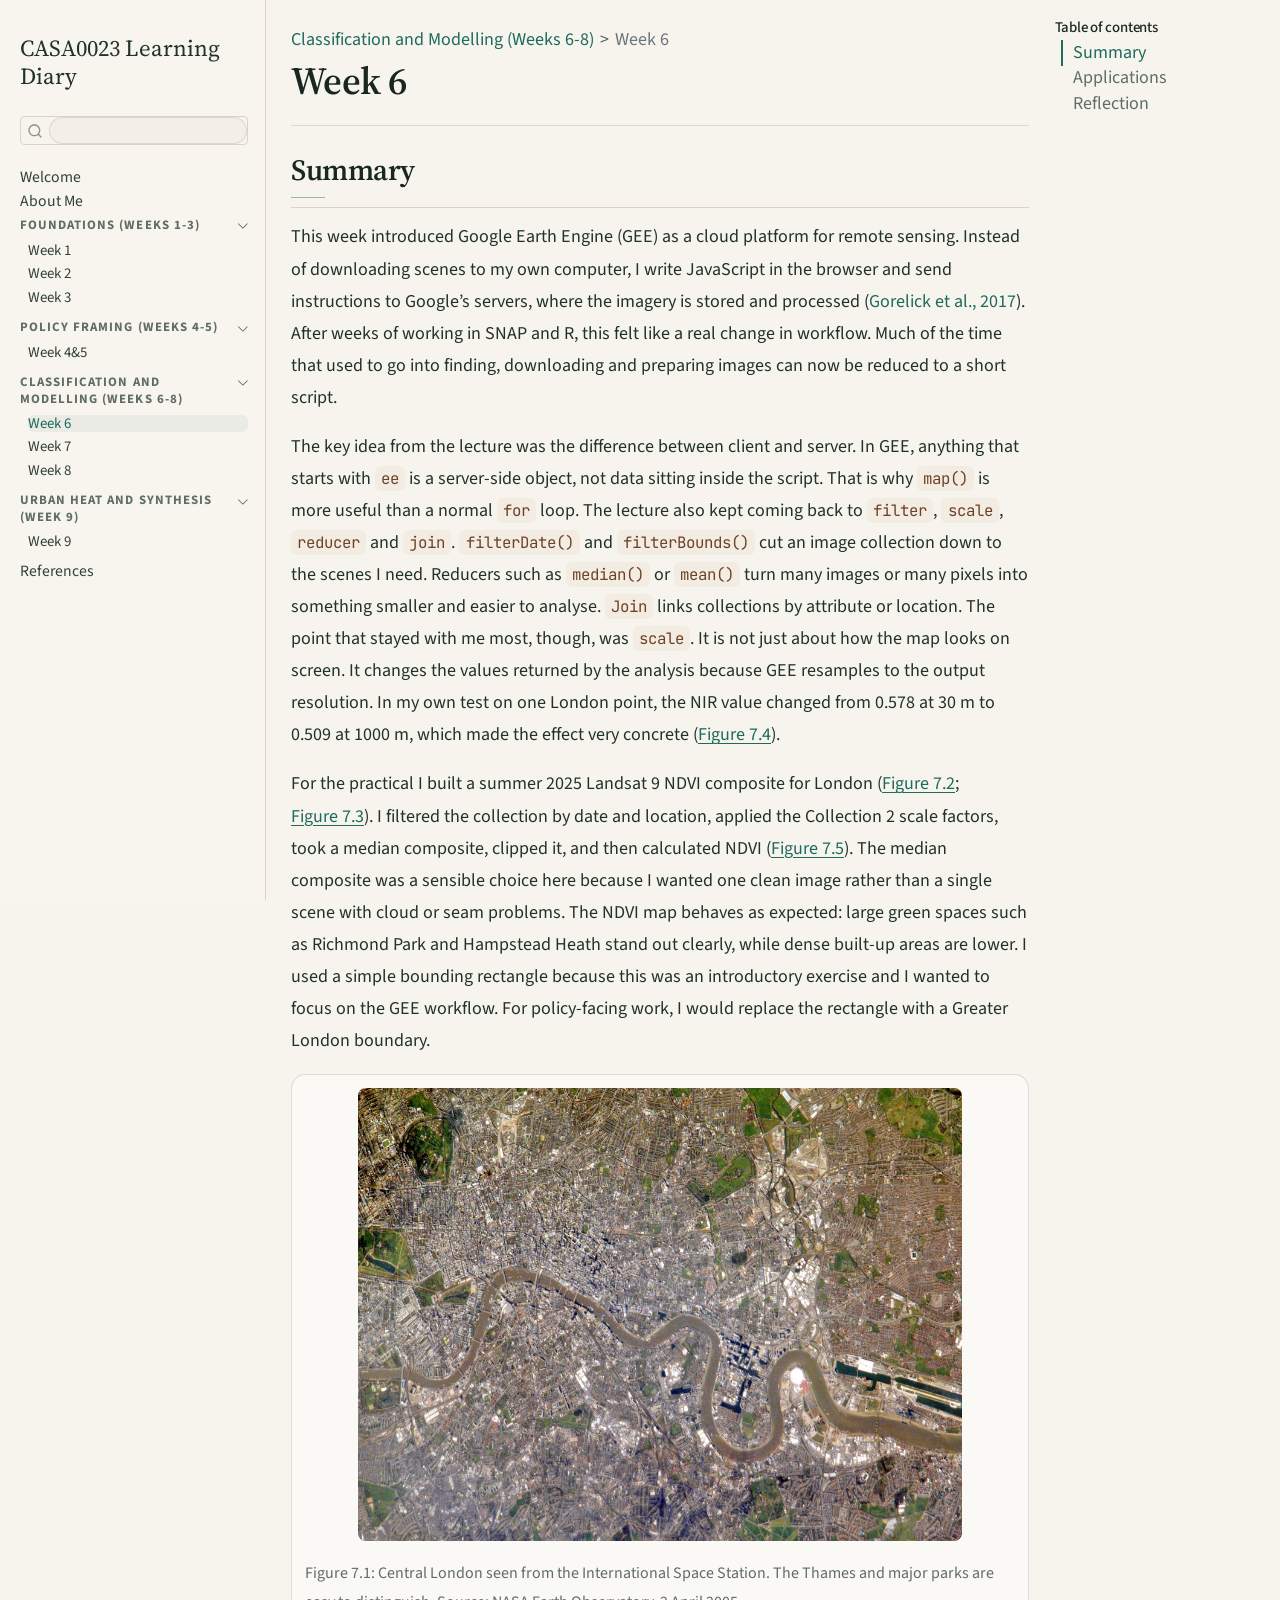
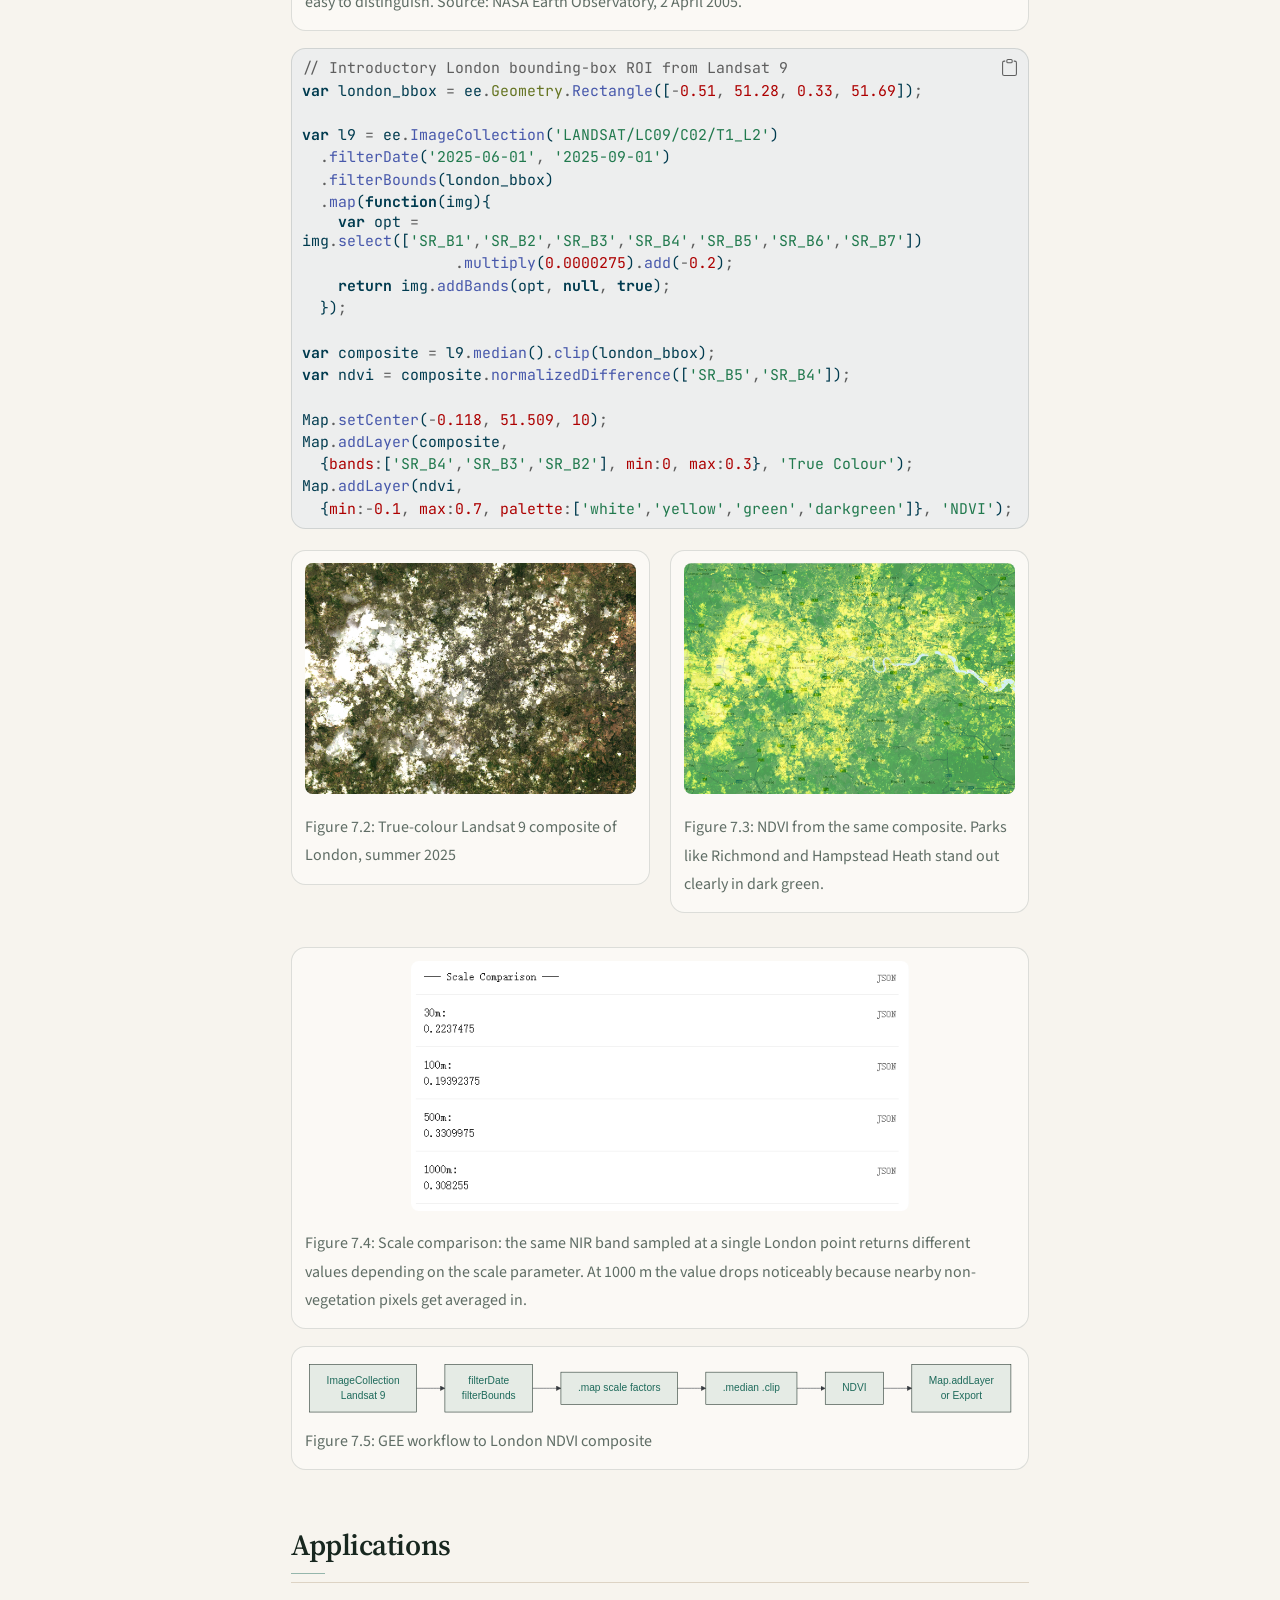
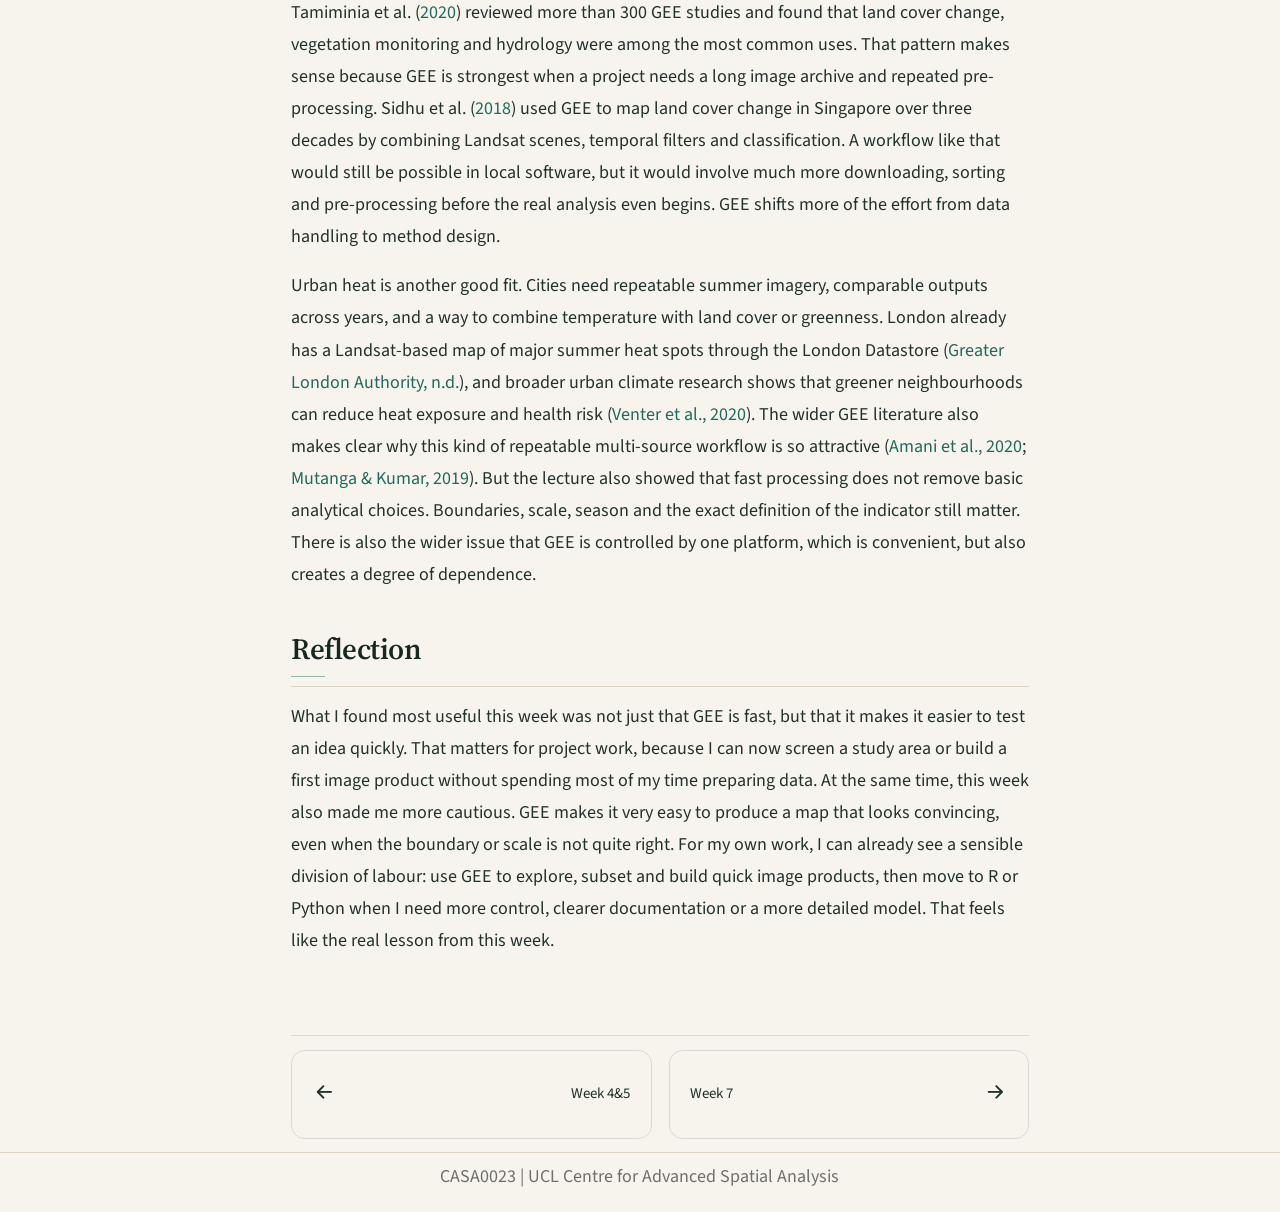
<file: docs/week 6.html>
<!DOCTYPE html>
<html xmlns="http://www.w3.org/1999/xhtml" lang="en" xml:lang="en"><head>

<meta charset="utf-8">
<meta name="generator" content="quarto-1.8.27">

<meta name="viewport" content="width=device-width, initial-scale=1.0, user-scalable=yes">


<title>Week 6 – CASA0023 Learning Diary</title>
<style>
code{white-space: pre-wrap;}
span.smallcaps{font-variant: small-caps;}
div.columns{display: flex; gap: min(4vw, 1.5em);}
div.column{flex: auto; overflow-x: auto;}
div.hanging-indent{margin-left: 1.5em; text-indent: -1.5em;}
ul.task-list{list-style: none;}
ul.task-list li input[type="checkbox"] {
  width: 0.8em;
  margin: 0 0.8em 0.2em -1em; /* quarto-specific, see https://github.com/quarto-dev/quarto-cli/issues/4556 */ 
  vertical-align: middle;
}
/* CSS for syntax highlighting */
html { -webkit-text-size-adjust: 100%; }
pre > code.sourceCode { white-space: pre; position: relative; }
pre > code.sourceCode > span { display: inline-block; line-height: 1.25; }
pre > code.sourceCode > span:empty { height: 1.2em; }
.sourceCode { overflow: visible; }
code.sourceCode > span { color: inherit; text-decoration: inherit; }
div.sourceCode { margin: 1em 0; }
pre.sourceCode { margin: 0; }
@media screen {
div.sourceCode { overflow: auto; }
}
@media print {
pre > code.sourceCode { white-space: pre-wrap; }
pre > code.sourceCode > span { text-indent: -5em; padding-left: 5em; }
}
pre.numberSource code
  { counter-reset: source-line 0; }
pre.numberSource code > span
  { position: relative; left: -4em; counter-increment: source-line; }
pre.numberSource code > span > a:first-child::before
  { content: counter(source-line);
    position: relative; left: -1em; text-align: right; vertical-align: baseline;
    border: none; display: inline-block;
    -webkit-touch-callout: none; -webkit-user-select: none;
    -khtml-user-select: none; -moz-user-select: none;
    -ms-user-select: none; user-select: none;
    padding: 0 4px; width: 4em;
  }
pre.numberSource { margin-left: 3em;  padding-left: 4px; }
div.sourceCode
  {   }
@media screen {
pre > code.sourceCode > span > a:first-child::before { text-decoration: underline; }
}
/* CSS for citations */
div.csl-bib-body { }
div.csl-entry {
  clear: both;
  margin-bottom: 0em;
}
.hanging-indent div.csl-entry {
  margin-left:2em;
  text-indent:-2em;
}
div.csl-left-margin {
  min-width:2em;
  float:left;
}
div.csl-right-inline {
  margin-left:2em;
  padding-left:1em;
}
div.csl-indent {
  margin-left: 2em;
}</style>


<script src="site_libs/quarto-nav/quarto-nav.js"></script>
<script src="site_libs/quarto-nav/headroom.min.js"></script>
<script src="site_libs/clipboard/clipboard.min.js"></script>
<script src="site_libs/quarto-search/autocomplete.umd.js"></script>
<script src="site_libs/quarto-search/fuse.min.js"></script>
<script src="site_libs/quarto-search/quarto-search.js"></script>
<meta name="quarto:offset" content="./">
<link href="./week 7.html" rel="next">
<link href="./week 4&amp;5.html" rel="prev">
<script src="site_libs/quarto-html/quarto.js" type="module"></script>
<script src="site_libs/quarto-html/tabsets/tabsets.js" type="module"></script>
<script src="site_libs/quarto-html/axe/axe-check.js" type="module"></script>
<script src="site_libs/quarto-html/popper.min.js"></script>
<script src="site_libs/quarto-html/tippy.umd.min.js"></script>
<script src="site_libs/quarto-html/anchor.min.js"></script>
<link href="site_libs/quarto-html/tippy.css" rel="stylesheet">
<link href="site_libs/quarto-html/quarto-syntax-highlighting-dc8a987af0c04ed126583a3be4d7e66c.css" rel="stylesheet" id="quarto-text-highlighting-styles">
<script src="site_libs/bootstrap/bootstrap.min.js"></script>
<link href="site_libs/bootstrap/bootstrap-icons.css" rel="stylesheet">
<link href="site_libs/bootstrap/bootstrap-d447660303c5013b4537fbd103b63b3c.min.css" rel="stylesheet" append-hash="true" id="quarto-bootstrap" data-mode="light">
<script id="quarto-search-options" type="application/json">{
  "location": "sidebar",
  "copy-button": false,
  "collapse-after": 3,
  "panel-placement": "start",
  "type": "textbox",
  "limit": 50,
  "keyboard-shortcut": [
    "f",
    "/",
    "s"
  ],
  "show-item-context": false,
  "language": {
    "search-no-results-text": "No results",
    "search-matching-documents-text": "matching documents",
    "search-copy-link-title": "Copy link to search",
    "search-hide-matches-text": "Hide additional matches",
    "search-more-match-text": "more match in this document",
    "search-more-matches-text": "more matches in this document",
    "search-clear-button-title": "Clear",
    "search-text-placeholder": "",
    "search-detached-cancel-button-title": "Cancel",
    "search-submit-button-title": "Submit",
    "search-label": "Search"
  }
}</script>
<style>html{ scroll-behavior: smooth; }</style>
<script src="site_libs/quarto-diagram/mermaid.min.js"></script>
<script src="site_libs/quarto-diagram/mermaid-init.js"></script>
<link href="site_libs/quarto-diagram/mermaid.css" rel="stylesheet">


</head>

<body class="nav-sidebar docked quarto-light">

<div id="quarto-search-results"></div>
  <header id="quarto-header" class="headroom fixed-top">
  <nav class="quarto-secondary-nav">
    <div class="container-fluid d-flex">
      <button type="button" class="quarto-btn-toggle btn" data-bs-toggle="collapse" role="button" data-bs-target=".quarto-sidebar-collapse-item" aria-controls="quarto-sidebar" aria-expanded="false" aria-label="Toggle sidebar navigation" onclick="if (window.quartoToggleHeadroom) { window.quartoToggleHeadroom(); }">
        <i class="bi bi-layout-text-sidebar-reverse"></i>
      </button>
        <nav class="quarto-page-breadcrumbs" aria-label="breadcrumb"><ol class="breadcrumb"><li class="breadcrumb-item"><a href="./week 6.html">Classification and Modelling (Weeks 6-8)</a></li><li class="breadcrumb-item"><a href="./week 6.html"><span class="chapter-title">Week 6</span></a></li></ol></nav>
        <a class="flex-grow-1" role="navigation" data-bs-toggle="collapse" data-bs-target=".quarto-sidebar-collapse-item" aria-controls="quarto-sidebar" aria-expanded="false" aria-label="Toggle sidebar navigation" onclick="if (window.quartoToggleHeadroom) { window.quartoToggleHeadroom(); }">      
        </a>
      <button type="button" class="btn quarto-search-button" aria-label="Search" onclick="window.quartoOpenSearch();">
        <i class="bi bi-search"></i>
      </button>
    </div>
  </nav>
</header>
<!-- content -->
<div id="quarto-content" class="quarto-container page-columns page-rows-contents page-layout-article">
<!-- sidebar -->
  <nav id="quarto-sidebar" class="sidebar collapse collapse-horizontal quarto-sidebar-collapse-item sidebar-navigation docked overflow-auto">
    <div class="pt-lg-2 mt-2 text-left sidebar-header">
    <div class="sidebar-title mb-0 py-0">
      <a href="./">CASA0023 Learning Diary</a> 
    </div>
      </div>
        <div class="mt-2 flex-shrink-0 align-items-center">
        <div class="sidebar-search">
        <div id="quarto-search" class="" title="Search"></div>
        </div>
        </div>
    <div class="sidebar-menu-container"> 
    <ul class="list-unstyled mt-1">
        <li class="sidebar-item">
  <div class="sidebar-item-container"> 
  <a href="./index.html" class="sidebar-item-text sidebar-link"><span class="chapter-title">Welcome</span></a>
  </div>
</li>
        <li class="sidebar-item">
  <div class="sidebar-item-container"> 
  <a href="./intro.html" class="sidebar-item-text sidebar-link"><span class="chapter-title">About Me</span></a>
  </div>
</li>
        <li class="sidebar-item sidebar-item-section">
      <div class="sidebar-item-container"> 
            <a class="sidebar-item-text sidebar-link text-start" data-bs-toggle="collapse" data-bs-target="#quarto-sidebar-section-1" role="navigation" aria-expanded="true">
 <span class="menu-text">Foundations (Weeks 1-3)</span></a>
          <a class="sidebar-item-toggle text-start" data-bs-toggle="collapse" data-bs-target="#quarto-sidebar-section-1" role="navigation" aria-expanded="true" aria-label="Toggle section">
            <i class="bi bi-chevron-right ms-2"></i>
          </a> 
      </div>
      <ul id="quarto-sidebar-section-1" class="collapse list-unstyled sidebar-section depth1 show">  
          <li class="sidebar-item">
  <div class="sidebar-item-container"> 
  <a href="./week 1.html" class="sidebar-item-text sidebar-link"><span class="chapter-title">Week 1</span></a>
  </div>
</li>
          <li class="sidebar-item">
  <div class="sidebar-item-container"> 
  <a href="./week 2.html" class="sidebar-item-text sidebar-link"><span class="chapter-title">Week 2</span></a>
  </div>
</li>
          <li class="sidebar-item">
  <div class="sidebar-item-container"> 
  <a href="./week 3.html" class="sidebar-item-text sidebar-link"><span class="chapter-title">Week 3</span></a>
  </div>
</li>
      </ul>
  </li>
        <li class="sidebar-item sidebar-item-section">
      <div class="sidebar-item-container"> 
            <a class="sidebar-item-text sidebar-link text-start" data-bs-toggle="collapse" data-bs-target="#quarto-sidebar-section-2" role="navigation" aria-expanded="true">
 <span class="menu-text">Policy Framing (Weeks 4-5)</span></a>
          <a class="sidebar-item-toggle text-start" data-bs-toggle="collapse" data-bs-target="#quarto-sidebar-section-2" role="navigation" aria-expanded="true" aria-label="Toggle section">
            <i class="bi bi-chevron-right ms-2"></i>
          </a> 
      </div>
      <ul id="quarto-sidebar-section-2" class="collapse list-unstyled sidebar-section depth1 show">  
          <li class="sidebar-item">
  <div class="sidebar-item-container"> 
  <a href="./week 4&amp;5.html" class="sidebar-item-text sidebar-link"><span class="chapter-title">Week 4&amp;5</span></a>
  </div>
</li>
      </ul>
  </li>
        <li class="sidebar-item sidebar-item-section">
      <div class="sidebar-item-container"> 
            <a class="sidebar-item-text sidebar-link text-start" data-bs-toggle="collapse" data-bs-target="#quarto-sidebar-section-3" role="navigation" aria-expanded="true">
 <span class="menu-text">Classification and Modelling (Weeks 6-8)</span></a>
          <a class="sidebar-item-toggle text-start" data-bs-toggle="collapse" data-bs-target="#quarto-sidebar-section-3" role="navigation" aria-expanded="true" aria-label="Toggle section">
            <i class="bi bi-chevron-right ms-2"></i>
          </a> 
      </div>
      <ul id="quarto-sidebar-section-3" class="collapse list-unstyled sidebar-section depth1 show">  
          <li class="sidebar-item">
  <div class="sidebar-item-container"> 
  <a href="./week 6.html" class="sidebar-item-text sidebar-link active"><span class="chapter-title">Week 6</span></a>
  </div>
</li>
          <li class="sidebar-item">
  <div class="sidebar-item-container"> 
  <a href="./week 7.html" class="sidebar-item-text sidebar-link"><span class="chapter-title">Week 7</span></a>
  </div>
</li>
          <li class="sidebar-item">
  <div class="sidebar-item-container"> 
  <a href="./week 8.html" class="sidebar-item-text sidebar-link"><span class="chapter-title">Week 8</span></a>
  </div>
</li>
      </ul>
  </li>
        <li class="sidebar-item sidebar-item-section">
      <div class="sidebar-item-container"> 
            <a class="sidebar-item-text sidebar-link text-start" data-bs-toggle="collapse" data-bs-target="#quarto-sidebar-section-4" role="navigation" aria-expanded="true">
 <span class="menu-text">Urban Heat and Synthesis (Week 9)</span></a>
          <a class="sidebar-item-toggle text-start" data-bs-toggle="collapse" data-bs-target="#quarto-sidebar-section-4" role="navigation" aria-expanded="true" aria-label="Toggle section">
            <i class="bi bi-chevron-right ms-2"></i>
          </a> 
      </div>
      <ul id="quarto-sidebar-section-4" class="collapse list-unstyled sidebar-section depth1 show">  
          <li class="sidebar-item">
  <div class="sidebar-item-container"> 
  <a href="./week 9.html" class="sidebar-item-text sidebar-link"><span class="chapter-title">Week 9</span></a>
  </div>
</li>
      </ul>
  </li>
        <li class="sidebar-item">
  <div class="sidebar-item-container"> 
  <a href="./references.html" class="sidebar-item-text sidebar-link">
 <span class="menu-text">References</span></a>
  </div>
</li>
    </ul>
    </div>
</nav>
<div id="quarto-sidebar-glass" class="quarto-sidebar-collapse-item" data-bs-toggle="collapse" data-bs-target=".quarto-sidebar-collapse-item"></div>
<!-- margin-sidebar -->
    <div id="quarto-margin-sidebar" class="sidebar margin-sidebar">
        <nav id="TOC" role="doc-toc" class="toc-active">
    <h2 id="toc-title">Table of contents</h2>
   
  <ul>
  <li><a href="#summary" id="toc-summary" class="nav-link active" data-scroll-target="#summary">Summary</a></li>
  <li><a href="#applications" id="toc-applications" class="nav-link" data-scroll-target="#applications">Applications</a></li>
  <li><a href="#reflection" id="toc-reflection" class="nav-link" data-scroll-target="#reflection">Reflection</a></li>
  </ul>
</nav>
    </div>
<!-- main -->
<main class="content" id="quarto-document-content">

<header id="title-block-header" class="quarto-title-block default"><nav class="quarto-page-breadcrumbs quarto-title-breadcrumbs d-none d-lg-block" aria-label="breadcrumb"><ol class="breadcrumb"><li class="breadcrumb-item"><a href="./week 6.html">Classification and Modelling (Weeks 6-8)</a></li><li class="breadcrumb-item"><a href="./week 6.html"><span class="chapter-title">Week 6</span></a></li></ol></nav>
<div class="quarto-title">
<h1 class="title"><span class="chapter-title">Week 6</span></h1>
</div>



<div class="quarto-title-meta">

    
  
    
  </div>
  


</header>


<section id="summary" class="level2">
<h2 class="anchored" data-anchor-id="summary">Summary</h2>
<p>This week introduced Google Earth Engine (GEE) as a cloud platform for remote sensing. Instead of downloading scenes to my own computer, I write JavaScript in the browser and send instructions to Google’s servers, where the imagery is stored and processed <span class="citation" data-cites="gorelick2017">(<a href="references.html#ref-gorelick2017" role="doc-biblioref">Gorelick et al., 2017</a>)</span>. After weeks of working in SNAP and R, this felt like a real change in workflow. Much of the time that used to go into finding, downloading and preparing images can now be reduced to a short script.</p>
<p>The key idea from the lecture was the difference between client and server. In GEE, anything that starts with <code>ee</code> is a server-side object, not data sitting inside the script. That is why <code>map()</code> is more useful than a normal <code>for</code> loop. The lecture also kept coming back to <code>filter</code>, <code>scale</code>, <code>reducer</code> and <code>join</code>. <code>filterDate()</code> and <code>filterBounds()</code> cut an image collection down to the scenes I need. Reducers such as <code>median()</code> or <code>mean()</code> turn many images or many pixels into something smaller and easier to analyse. <code>Join</code> links collections by attribute or location. The point that stayed with me most, though, was <code>scale</code>. It is not just about how the map looks on screen. It changes the values returned by the analysis because GEE resamples to the output resolution. In my own test on one London point, the NIR value changed from 0.578 at 30 m to 0.509 at 1000 m, which made the effect very concrete (<a href="#fig-scale" class="quarto-xref">Figure&nbsp;<span>7.4</span></a>).</p>
<p>For the practical I built a summer 2025 Landsat 9 NDVI composite for London (<a href="#fig-truecolour" class="quarto-xref">Figure&nbsp;<span>7.2</span></a>; <a href="#fig-ndvi" class="quarto-xref">Figure&nbsp;<span>7.3</span></a>). I filtered the collection by date and location, applied the Collection 2 scale factors, took a median composite, clipped it, and then calculated NDVI (<a href="#fig-gee-workflow" class="quarto-xref">Figure&nbsp;<span>7.5</span></a>). The median composite was a sensible choice here because I wanted one clean image rather than a single scene with cloud or seam problems. The NDVI map behaves as expected: large green spaces such as Richmond Park and Hampstead Heath stand out clearly, while dense built-up areas are lower. I used a simple bounding rectangle because this was an introductory exercise and I wanted to focus on the GEE workflow. For policy-facing work, I would replace the rectangle with a Greater London boundary.</p>
<div id="fig-london-context" class="quarto-float quarto-figure quarto-figure-center anchored">
<figure class="quarto-float quarto-float-fig figure">
<div aria-describedby="fig-london-context-caption-0ceaefa1-69ba-4598-a22c-09a6ac19f8ca">
<img src="img/week6/london_iss_context.jpg" class="img-fluid figure-img" style="width:85.0%">
</div>
<figcaption class="quarto-float-caption-bottom quarto-float-caption quarto-float-fig" id="fig-london-context-caption-0ceaefa1-69ba-4598-a22c-09a6ac19f8ca">
Figure&nbsp;7.1: Central London seen from the International Space Station. The Thames and major parks are easy to distinguish. Source: NASA Earth Observatory, 2 April 2005.
</figcaption>
</figure>
</div>
<div class="code-copy-outer-scaffold"><div class="sourceCode" id="cb1"><pre class="sourceCode javascript code-with-copy"><code class="sourceCode javascript"><span id="cb1-1"><a href="#cb1-1" aria-hidden="true" tabindex="-1"></a><span class="co">// Introductory London bounding-box ROI from Landsat 9</span></span>
<span id="cb1-2"><a href="#cb1-2" aria-hidden="true" tabindex="-1"></a><span class="kw">var</span> london_bbox <span class="op">=</span> ee<span class="op">.</span><span class="at">Geometry</span><span class="op">.</span><span class="fu">Rectangle</span>([<span class="op">-</span><span class="fl">0.51</span><span class="op">,</span> <span class="fl">51.28</span><span class="op">,</span> <span class="fl">0.33</span><span class="op">,</span> <span class="fl">51.69</span>])<span class="op">;</span></span>
<span id="cb1-3"><a href="#cb1-3" aria-hidden="true" tabindex="-1"></a></span>
<span id="cb1-4"><a href="#cb1-4" aria-hidden="true" tabindex="-1"></a><span class="kw">var</span> l9 <span class="op">=</span> ee<span class="op">.</span><span class="fu">ImageCollection</span>(<span class="st">'LANDSAT/LC09/C02/T1_L2'</span>)</span>
<span id="cb1-5"><a href="#cb1-5" aria-hidden="true" tabindex="-1"></a>  <span class="op">.</span><span class="fu">filterDate</span>(<span class="st">'2025-06-01'</span><span class="op">,</span> <span class="st">'2025-09-01'</span>)</span>
<span id="cb1-6"><a href="#cb1-6" aria-hidden="true" tabindex="-1"></a>  <span class="op">.</span><span class="fu">filterBounds</span>(london_bbox)</span>
<span id="cb1-7"><a href="#cb1-7" aria-hidden="true" tabindex="-1"></a>  <span class="op">.</span><span class="fu">map</span>(<span class="kw">function</span>(img){</span>
<span id="cb1-8"><a href="#cb1-8" aria-hidden="true" tabindex="-1"></a>    <span class="kw">var</span> opt <span class="op">=</span> img<span class="op">.</span><span class="fu">select</span>([<span class="st">'SR_B1'</span><span class="op">,</span><span class="st">'SR_B2'</span><span class="op">,</span><span class="st">'SR_B3'</span><span class="op">,</span><span class="st">'SR_B4'</span><span class="op">,</span><span class="st">'SR_B5'</span><span class="op">,</span><span class="st">'SR_B6'</span><span class="op">,</span><span class="st">'SR_B7'</span>])</span>
<span id="cb1-9"><a href="#cb1-9" aria-hidden="true" tabindex="-1"></a>                 <span class="op">.</span><span class="fu">multiply</span>(<span class="fl">0.0000275</span>)<span class="op">.</span><span class="fu">add</span>(<span class="op">-</span><span class="fl">0.2</span>)<span class="op">;</span></span>
<span id="cb1-10"><a href="#cb1-10" aria-hidden="true" tabindex="-1"></a>    <span class="cf">return</span> img<span class="op">.</span><span class="fu">addBands</span>(opt<span class="op">,</span> <span class="kw">null</span><span class="op">,</span> <span class="kw">true</span>)<span class="op">;</span></span>
<span id="cb1-11"><a href="#cb1-11" aria-hidden="true" tabindex="-1"></a>  })<span class="op">;</span></span>
<span id="cb1-12"><a href="#cb1-12" aria-hidden="true" tabindex="-1"></a></span>
<span id="cb1-13"><a href="#cb1-13" aria-hidden="true" tabindex="-1"></a><span class="kw">var</span> composite <span class="op">=</span> l9<span class="op">.</span><span class="fu">median</span>()<span class="op">.</span><span class="fu">clip</span>(london_bbox)<span class="op">;</span></span>
<span id="cb1-14"><a href="#cb1-14" aria-hidden="true" tabindex="-1"></a><span class="kw">var</span> ndvi <span class="op">=</span> composite<span class="op">.</span><span class="fu">normalizedDifference</span>([<span class="st">'SR_B5'</span><span class="op">,</span><span class="st">'SR_B4'</span>])<span class="op">;</span></span>
<span id="cb1-15"><a href="#cb1-15" aria-hidden="true" tabindex="-1"></a></span>
<span id="cb1-16"><a href="#cb1-16" aria-hidden="true" tabindex="-1"></a><span class="bu">Map</span><span class="op">.</span><span class="fu">setCenter</span>(<span class="op">-</span><span class="fl">0.118</span><span class="op">,</span> <span class="fl">51.509</span><span class="op">,</span> <span class="dv">10</span>)<span class="op">;</span></span>
<span id="cb1-17"><a href="#cb1-17" aria-hidden="true" tabindex="-1"></a><span class="bu">Map</span><span class="op">.</span><span class="fu">addLayer</span>(composite<span class="op">,</span></span>
<span id="cb1-18"><a href="#cb1-18" aria-hidden="true" tabindex="-1"></a>  {<span class="dt">bands</span><span class="op">:</span>[<span class="st">'SR_B4'</span><span class="op">,</span><span class="st">'SR_B3'</span><span class="op">,</span><span class="st">'SR_B2'</span>]<span class="op">,</span> <span class="dt">min</span><span class="op">:</span><span class="dv">0</span><span class="op">,</span> <span class="dt">max</span><span class="op">:</span><span class="fl">0.3</span>}<span class="op">,</span> <span class="st">'True Colour'</span>)<span class="op">;</span></span>
<span id="cb1-19"><a href="#cb1-19" aria-hidden="true" tabindex="-1"></a><span class="bu">Map</span><span class="op">.</span><span class="fu">addLayer</span>(ndvi<span class="op">,</span></span>
<span id="cb1-20"><a href="#cb1-20" aria-hidden="true" tabindex="-1"></a>  {<span class="dt">min</span><span class="op">:-</span><span class="fl">0.1</span><span class="op">,</span> <span class="dt">max</span><span class="op">:</span><span class="fl">0.7</span><span class="op">,</span> <span class="dt">palette</span><span class="op">:</span>[<span class="st">'white'</span><span class="op">,</span><span class="st">'yellow'</span><span class="op">,</span><span class="st">'green'</span><span class="op">,</span><span class="st">'darkgreen'</span>]}<span class="op">,</span> <span class="st">'NDVI'</span>)<span class="op">;</span></span></code></pre></div><button title="Copy to Clipboard" class="code-copy-button"><i class="bi"></i></button></div>
<div class="quarto-layout-panel" data-layout-ncol="2">
<div class="quarto-layout-row">
<div class="quarto-layout-cell" style="flex-basis: 50.0%;justify-content: flex-start;">
<div id="fig-truecolour" class="quarto-float quarto-figure quarto-figure-center anchored">
<figure class="quarto-float quarto-float-fig figure">
<div aria-describedby="fig-truecolour-caption-0ceaefa1-69ba-4598-a22c-09a6ac19f8ca">
<img src="img/week6/week6_truecolour_london.png" class="img-fluid figure-img">
</div>
<figcaption class="quarto-float-caption-bottom quarto-float-caption quarto-float-fig" id="fig-truecolour-caption-0ceaefa1-69ba-4598-a22c-09a6ac19f8ca">
Figure&nbsp;7.2: True-colour Landsat 9 composite of London, summer 2025
</figcaption>
</figure>
</div>
</div>
<div class="quarto-layout-cell" style="flex-basis: 50.0%;justify-content: flex-start;">
<div id="fig-ndvi" class="quarto-float quarto-figure quarto-figure-center anchored">
<figure class="quarto-float quarto-float-fig figure">
<div aria-describedby="fig-ndvi-caption-0ceaefa1-69ba-4598-a22c-09a6ac19f8ca">
<img src="img/week6/week6_ndvi_london.png" class="img-fluid figure-img">
</div>
<figcaption class="quarto-float-caption-bottom quarto-float-caption quarto-float-fig" id="fig-ndvi-caption-0ceaefa1-69ba-4598-a22c-09a6ac19f8ca">
Figure&nbsp;7.3: NDVI from the same composite. Parks like Richmond and Hampstead Heath stand out clearly in dark green.
</figcaption>
</figure>
</div>
</div>
</div>
</div>
<div id="fig-scale" class="quarto-float quarto-figure quarto-figure-center anchored">
<figure class="quarto-float quarto-float-fig figure">
<div aria-describedby="fig-scale-caption-0ceaefa1-69ba-4598-a22c-09a6ac19f8ca">
<img src="img/week6/week6_scale_comparison.png" class="img-fluid figure-img" style="width:70.0%">
</div>
<figcaption class="quarto-float-caption-bottom quarto-float-caption quarto-float-fig" id="fig-scale-caption-0ceaefa1-69ba-4598-a22c-09a6ac19f8ca">
Figure&nbsp;7.4: Scale comparison: the same NIR band sampled at a single London point returns different values depending on the scale parameter. At 1000 m the value drops noticeably because nearby non-vegetation pixels get averaged in.
</figcaption>
</figure>
</div>
<div class="cell" data-layout-align="default">
<div class="cell-output-display">
<div id="fig-gee-workflow" class="quarto-float quarto-figure quarto-figure-center anchored">
<figure class="quarto-float quarto-float-fig figure">
<div aria-describedby="fig-gee-workflow-caption-0ceaefa1-69ba-4598-a22c-09a6ac19f8ca">
<div>
<pre class="mermaid mermaid-js" data-label="fig-gee-workflow">flowchart LR
  A[ImageCollection&lt;br/&gt;Landsat 9] --&gt; B[filterDate&lt;br/&gt;filterBounds]
  B --&gt; C[.map scale factors]
  C --&gt; D[.median .clip]
  D --&gt; E[NDVI]
  E --&gt; F[Map.addLayer&lt;br/&gt;or Export]
</pre>
</div>
</div>
<figcaption class="quarto-float-caption-bottom quarto-float-caption quarto-float-fig" id="fig-gee-workflow-caption-0ceaefa1-69ba-4598-a22c-09a6ac19f8ca">
Figure&nbsp;7.5: GEE workflow to London NDVI composite
</figcaption>
</figure>
</div>
</div>
</div>
</section>
<section id="applications" class="level2">
<h2 class="anchored" data-anchor-id="applications">Applications</h2>
<p><span class="citation" data-cites="tamiminia2020">Tamiminia et al. (<a href="references.html#ref-tamiminia2020" role="doc-biblioref">2020</a>)</span> reviewed more than 300 GEE studies and found that land cover change, vegetation monitoring and hydrology were among the most common uses. That pattern makes sense because GEE is strongest when a project needs a long image archive and repeated pre-processing. <span class="citation" data-cites="sidhu2018">Sidhu et al. (<a href="references.html#ref-sidhu2018" role="doc-biblioref">2018</a>)</span> used GEE to map land cover change in Singapore over three decades by combining Landsat scenes, temporal filters and classification. A workflow like that would still be possible in local software, but it would involve much more downloading, sorting and pre-processing before the real analysis even begins. GEE shifts more of the effort from data handling to method design.</p>
<p>Urban heat is another good fit. Cities need repeatable summer imagery, comparable outputs across years, and a way to combine temperature with land cover or greenness. London already has a Landsat-based map of major summer heat spots through the London Datastore <span class="citation" data-cites="majorsu">(<a href="references.html#ref-majorsu" role="doc-biblioref">Greater London Authority, n.d.</a>)</span>, and broader urban climate research shows that greener neighbourhoods can reduce heat exposure and health risk <span class="citation" data-cites="venter2020">(<a href="references.html#ref-venter2020" role="doc-biblioref">Venter et al., 2020</a>)</span>. The wider GEE literature also makes clear why this kind of repeatable multi-source workflow is so attractive <span class="citation" data-cites="mutanga2019 amani2020">(<a href="references.html#ref-amani2020" role="doc-biblioref">Amani et al., 2020</a>; <a href="references.html#ref-mutanga2019" role="doc-biblioref">Mutanga &amp; Kumar, 2019</a>)</span>. But the lecture also showed that fast processing does not remove basic analytical choices. Boundaries, scale, season and the exact definition of the indicator still matter. There is also the wider issue that GEE is controlled by one platform, which is convenient, but also creates a degree of dependence.</p>
</section>
<section id="reflection" class="level2">
<h2 class="anchored" data-anchor-id="reflection">Reflection</h2>
<p>What I found most useful this week was not just that GEE is fast, but that it makes it easier to test an idea quickly. That matters for project work, because I can now screen a study area or build a first image product without spending most of my time preparing data. At the same time, this week also made me more cautious. GEE makes it very easy to produce a map that looks convincing, even when the boundary or scale is not quite right. For my own work, I can already see a sensible division of labour: use GEE to explore, subset and build quick image products, then move to R or Python when I need more control, clearer documentation or a more detailed model. That feels like the real lesson from this week.</p>


<div id="refs" class="references csl-bib-body hanging-indent" data-entry-spacing="0" data-line-spacing="2" role="list" style="display: none">
<div id="ref-amani2020" class="csl-entry" role="listitem">
Amani, M., Ghorbanian, A., Ahmadi, S. A., Kakooei, M., Moghimi, A., Mirmazloumi, S. M., Moghaddam, S. M. A., Mahdavi, S., Ghahremanloo, M., Parsian, S., Wu, Q., &amp; Brisco, B. (2020). Google earth engine cloud computing platform for remote sensing big data applications: A comprehensive review. <em>IEEE Journal of Selected Topics in Applied Earth Observations and Remote Sensing</em>, <em>13</em>, 5326–5350. <a href="https://doi.org/10.1109/JSTARS.2020.3021052">https://doi.org/10.1109/JSTARS.2020.3021052</a>
</div>
<div id="ref-gorelick2017" class="csl-entry" role="listitem">
Gorelick, N., Hancher, M., Dixon, M., Ilyushchenko, S., Thau, D., &amp; Moore, R. (2017). Google earth engine: Planetary-scale geospatial analysis for everyone. <em>Remote Sensing of Environment</em>, <em>202</em>, 18–27. <a href="https://doi.org/10.1016/j.rse.2017.06.031">https://doi.org/10.1016/j.rse.2017.06.031</a>
</div>
<div id="ref-majorsu" class="csl-entry" role="listitem">
Greater London Authority. (n.d.). <em>Major Summer Heat Spots using Landsat-8 Thermal Satellite data</em>. Retrieved <a href="https://data.london.gov.uk/dataset/major-summer-heat-spots-using-landsat-8-thermal-satellite-data-epoqw">https://data.london.gov.uk/dataset/major-summer-heat-spots-using-landsat-8-thermal-satellite-data-epoqw</a>
</div>
<div id="ref-mutanga2019" class="csl-entry" role="listitem">
Mutanga, O., &amp; Kumar, L. (2019). Google earth engine applications. <em>Remote Sensing</em>, <em>11</em>(5), 591. <a href="https://doi.org/10.3390/rs11050591">https://doi.org/10.3390/rs11050591</a>
</div>
<div id="ref-sidhu2018" class="csl-entry" role="listitem">
Sidhu, N., Pebesma, E., &amp; Câmara, G. (2018). Using google earth engine to detect land cover change: Singapore as a use case. <em>European Journal of Remote Sensing</em>, <em>51</em>(1), 486–500. <a href="https://doi.org/10.1080/22797254.2018.1451782">https://doi.org/10.1080/22797254.2018.1451782</a>
</div>
<div id="ref-tamiminia2020" class="csl-entry" role="listitem">
Tamiminia, H., Salehi, B., Mahdianpari, M., Quackenbush, L., Adeli, S., &amp; Brisco, B. (2020). Google earth engine for geo-big data applications: A meta-analysis and systematic review. <em>ISPRS Journal of Photogrammetry and Remote Sensing</em>, <em>164</em>, 152–170. <a href="https://doi.org/10.1016/j.isprsjprs.2020.04.001">https://doi.org/10.1016/j.isprsjprs.2020.04.001</a>
</div>
<div id="ref-venter2020" class="csl-entry" role="listitem">
Venter, Z. S., Krog, N. H., &amp; Barton, D. N. (2020). Linking green infrastructure to urban heat and human health risk mitigation in oslo, norway. <em>Science of The Total Environment</em>, <em>709</em>, 136193. <a href="https://doi.org/10.1016/j.scitotenv.2019.136193">https://doi.org/10.1016/j.scitotenv.2019.136193</a>
</div>
</div>
</section>

</main> <!-- /main -->
<script id="quarto-html-after-body" type="application/javascript">
  window.document.addEventListener("DOMContentLoaded", function (event) {
    const icon = "";
    const anchorJS = new window.AnchorJS();
    anchorJS.options = {
      placement: 'right',
      icon: icon
    };
    anchorJS.add('.anchored');
    const isCodeAnnotation = (el) => {
      for (const clz of el.classList) {
        if (clz.startsWith('code-annotation-')) {                     
          return true;
        }
      }
      return false;
    }
    const onCopySuccess = function(e) {
      // button target
      const button = e.trigger;
      // don't keep focus
      button.blur();
      // flash "checked"
      button.classList.add('code-copy-button-checked');
      var currentTitle = button.getAttribute("title");
      button.setAttribute("title", "Copied!");
      let tooltip;
      if (window.bootstrap) {
        button.setAttribute("data-bs-toggle", "tooltip");
        button.setAttribute("data-bs-placement", "left");
        button.setAttribute("data-bs-title", "Copied!");
        tooltip = new bootstrap.Tooltip(button, 
          { trigger: "manual", 
            customClass: "code-copy-button-tooltip",
            offset: [0, -8]});
        tooltip.show();    
      }
      setTimeout(function() {
        if (tooltip) {
          tooltip.hide();
          button.removeAttribute("data-bs-title");
          button.removeAttribute("data-bs-toggle");
          button.removeAttribute("data-bs-placement");
        }
        button.setAttribute("title", currentTitle);
        button.classList.remove('code-copy-button-checked');
      }, 1000);
      // clear code selection
      e.clearSelection();
    }
    const getTextToCopy = function(trigger) {
      const outerScaffold = trigger.parentElement.cloneNode(true);
      const codeEl = outerScaffold.querySelector('code');
      for (const childEl of codeEl.children) {
        if (isCodeAnnotation(childEl)) {
          childEl.remove();
        }
      }
      return codeEl.innerText;
    }
    const clipboard = new window.ClipboardJS('.code-copy-button:not([data-in-quarto-modal])', {
      text: getTextToCopy
    });
    clipboard.on('success', onCopySuccess);
    if (window.document.getElementById('quarto-embedded-source-code-modal')) {
      const clipboardModal = new window.ClipboardJS('.code-copy-button[data-in-quarto-modal]', {
        text: getTextToCopy,
        container: window.document.getElementById('quarto-embedded-source-code-modal')
      });
      clipboardModal.on('success', onCopySuccess);
    }
      var localhostRegex = new RegExp(/^(?:http|https):\/\/localhost\:?[0-9]*\//);
      var mailtoRegex = new RegExp(/^mailto:/);
        var filterRegex = new RegExp('/' + window.location.host + '/');
      var isInternal = (href) => {
          return filterRegex.test(href) || localhostRegex.test(href) || mailtoRegex.test(href);
      }
      // Inspect non-navigation links and adorn them if external
     var links = window.document.querySelectorAll('a[href]:not(.nav-link):not(.navbar-brand):not(.toc-action):not(.sidebar-link):not(.sidebar-item-toggle):not(.pagination-link):not(.no-external):not([aria-hidden]):not(.dropdown-item):not(.quarto-navigation-tool):not(.about-link)');
      for (var i=0; i<links.length; i++) {
        const link = links[i];
        if (!isInternal(link.href)) {
          // undo the damage that might have been done by quarto-nav.js in the case of
          // links that we want to consider external
          if (link.dataset.originalHref !== undefined) {
            link.href = link.dataset.originalHref;
          }
            // target, if specified
            link.setAttribute("target", "_blank");
            if (link.getAttribute("rel") === null) {
              link.setAttribute("rel", "noopener");
            }
        }
      }
    function tippyHover(el, contentFn, onTriggerFn, onUntriggerFn) {
      const config = {
        allowHTML: true,
        maxWidth: 500,
        delay: 100,
        arrow: false,
        appendTo: function(el) {
            return el.parentElement;
        },
        interactive: true,
        interactiveBorder: 10,
        theme: 'quarto',
        placement: 'bottom-start',
      };
      if (contentFn) {
        config.content = contentFn;
      }
      if (onTriggerFn) {
        config.onTrigger = onTriggerFn;
      }
      if (onUntriggerFn) {
        config.onUntrigger = onUntriggerFn;
      }
      window.tippy(el, config); 
    }
    const noterefs = window.document.querySelectorAll('a[role="doc-noteref"]');
    for (var i=0; i<noterefs.length; i++) {
      const ref = noterefs[i];
      tippyHover(ref, function() {
        // use id or data attribute instead here
        let href = ref.getAttribute('data-footnote-href') || ref.getAttribute('href');
        try { href = new URL(href).hash; } catch {}
        const id = href.replace(/^#\/?/, "");
        const note = window.document.getElementById(id);
        if (note) {
          return note.innerHTML;
        } else {
          return "";
        }
      });
    }
    const xrefs = window.document.querySelectorAll('a.quarto-xref');
    const processXRef = (id, note) => {
      // Strip column container classes
      const stripColumnClz = (el) => {
        el.classList.remove("page-full", "page-columns");
        if (el.children) {
          for (const child of el.children) {
            stripColumnClz(child);
          }
        }
      }
      stripColumnClz(note)
      if (id === null || id.startsWith('sec-')) {
        // Special case sections, only their first couple elements
        const container = document.createElement("div");
        if (note.children && note.children.length > 2) {
          container.appendChild(note.children[0].cloneNode(true));
          for (let i = 1; i < note.children.length; i++) {
            const child = note.children[i];
            if (child.tagName === "P" && child.innerText === "") {
              continue;
            } else {
              container.appendChild(child.cloneNode(true));
              break;
            }
          }
          if (window.Quarto?.typesetMath) {
            window.Quarto.typesetMath(container);
          }
          return container.innerHTML
        } else {
          if (window.Quarto?.typesetMath) {
            window.Quarto.typesetMath(note);
          }
          return note.innerHTML;
        }
      } else {
        // Remove any anchor links if they are present
        const anchorLink = note.querySelector('a.anchorjs-link');
        if (anchorLink) {
          anchorLink.remove();
        }
        if (window.Quarto?.typesetMath) {
          window.Quarto.typesetMath(note);
        }
        if (note.classList.contains("callout")) {
          return note.outerHTML;
        } else {
          return note.innerHTML;
        }
      }
    }
    for (var i=0; i<xrefs.length; i++) {
      const xref = xrefs[i];
      tippyHover(xref, undefined, function(instance) {
        instance.disable();
        let url = xref.getAttribute('href');
        let hash = undefined; 
        if (url.startsWith('#')) {
          hash = url;
        } else {
          try { hash = new URL(url).hash; } catch {}
        }
        if (hash) {
          const id = hash.replace(/^#\/?/, "");
          const note = window.document.getElementById(id);
          if (note !== null) {
            try {
              const html = processXRef(id, note.cloneNode(true));
              instance.setContent(html);
            } finally {
              instance.enable();
              instance.show();
            }
          } else {
            // See if we can fetch this
            fetch(url.split('#')[0])
            .then(res => res.text())
            .then(html => {
              const parser = new DOMParser();
              const htmlDoc = parser.parseFromString(html, "text/html");
              const note = htmlDoc.getElementById(id);
              if (note !== null) {
                const html = processXRef(id, note);
                instance.setContent(html);
              } 
            }).finally(() => {
              instance.enable();
              instance.show();
            });
          }
        } else {
          // See if we can fetch a full url (with no hash to target)
          // This is a special case and we should probably do some content thinning / targeting
          fetch(url)
          .then(res => res.text())
          .then(html => {
            const parser = new DOMParser();
            const htmlDoc = parser.parseFromString(html, "text/html");
            const note = htmlDoc.querySelector('main.content');
            if (note !== null) {
              // This should only happen for chapter cross references
              // (since there is no id in the URL)
              // remove the first header
              if (note.children.length > 0 && note.children[0].tagName === "HEADER") {
                note.children[0].remove();
              }
              const html = processXRef(null, note);
              instance.setContent(html);
            } 
          }).finally(() => {
            instance.enable();
            instance.show();
          });
        }
      }, function(instance) {
      });
    }
        let selectedAnnoteEl;
        const selectorForAnnotation = ( cell, annotation) => {
          let cellAttr = 'data-code-cell="' + cell + '"';
          let lineAttr = 'data-code-annotation="' +  annotation + '"';
          const selector = 'span[' + cellAttr + '][' + lineAttr + ']';
          return selector;
        }
        const selectCodeLines = (annoteEl) => {
          const doc = window.document;
          const targetCell = annoteEl.getAttribute("data-target-cell");
          const targetAnnotation = annoteEl.getAttribute("data-target-annotation");
          const annoteSpan = window.document.querySelector(selectorForAnnotation(targetCell, targetAnnotation));
          const lines = annoteSpan.getAttribute("data-code-lines").split(",");
          const lineIds = lines.map((line) => {
            return targetCell + "-" + line;
          })
          let top = null;
          let height = null;
          let parent = null;
          if (lineIds.length > 0) {
              //compute the position of the single el (top and bottom and make a div)
              const el = window.document.getElementById(lineIds[0]);
              top = el.offsetTop;
              height = el.offsetHeight;
              parent = el.parentElement.parentElement;
            if (lineIds.length > 1) {
              const lastEl = window.document.getElementById(lineIds[lineIds.length - 1]);
              const bottom = lastEl.offsetTop + lastEl.offsetHeight;
              height = bottom - top;
            }
            if (top !== null && height !== null && parent !== null) {
              // cook up a div (if necessary) and position it 
              let div = window.document.getElementById("code-annotation-line-highlight");
              if (div === null) {
                div = window.document.createElement("div");
                div.setAttribute("id", "code-annotation-line-highlight");
                div.style.position = 'absolute';
                parent.appendChild(div);
              }
              div.style.top = top - 2 + "px";
              div.style.height = height + 4 + "px";
              div.style.left = 0;
              let gutterDiv = window.document.getElementById("code-annotation-line-highlight-gutter");
              if (gutterDiv === null) {
                gutterDiv = window.document.createElement("div");
                gutterDiv.setAttribute("id", "code-annotation-line-highlight-gutter");
                gutterDiv.style.position = 'absolute';
                const codeCell = window.document.getElementById(targetCell);
                const gutter = codeCell.querySelector('.code-annotation-gutter');
                gutter.appendChild(gutterDiv);
              }
              gutterDiv.style.top = top - 2 + "px";
              gutterDiv.style.height = height + 4 + "px";
            }
            selectedAnnoteEl = annoteEl;
          }
        };
        const unselectCodeLines = () => {
          const elementsIds = ["code-annotation-line-highlight", "code-annotation-line-highlight-gutter"];
          elementsIds.forEach((elId) => {
            const div = window.document.getElementById(elId);
            if (div) {
              div.remove();
            }
          });
          selectedAnnoteEl = undefined;
        };
          // Handle positioning of the toggle
      window.addEventListener(
        "resize",
        throttle(() => {
          elRect = undefined;
          if (selectedAnnoteEl) {
            selectCodeLines(selectedAnnoteEl);
          }
        }, 10)
      );
      function throttle(fn, ms) {
      let throttle = false;
      let timer;
        return (...args) => {
          if(!throttle) { // first call gets through
              fn.apply(this, args);
              throttle = true;
          } else { // all the others get throttled
              if(timer) clearTimeout(timer); // cancel #2
              timer = setTimeout(() => {
                fn.apply(this, args);
                timer = throttle = false;
              }, ms);
          }
        };
      }
        // Attach click handler to the DT
        const annoteDls = window.document.querySelectorAll('dt[data-target-cell]');
        for (const annoteDlNode of annoteDls) {
          annoteDlNode.addEventListener('click', (event) => {
            const clickedEl = event.target;
            if (clickedEl !== selectedAnnoteEl) {
              unselectCodeLines();
              const activeEl = window.document.querySelector('dt[data-target-cell].code-annotation-active');
              if (activeEl) {
                activeEl.classList.remove('code-annotation-active');
              }
              selectCodeLines(clickedEl);
              clickedEl.classList.add('code-annotation-active');
            } else {
              // Unselect the line
              unselectCodeLines();
              clickedEl.classList.remove('code-annotation-active');
            }
          });
        }
    const findCites = (el) => {
      const parentEl = el.parentElement;
      if (parentEl) {
        const cites = parentEl.dataset.cites;
        if (cites) {
          return {
            el,
            cites: cites.split(' ')
          };
        } else {
          return findCites(el.parentElement)
        }
      } else {
        return undefined;
      }
    };
    var bibliorefs = window.document.querySelectorAll('a[role="doc-biblioref"]');
    for (var i=0; i<bibliorefs.length; i++) {
      const ref = bibliorefs[i];
      const citeInfo = findCites(ref);
      if (citeInfo) {
        tippyHover(citeInfo.el, function() {
          var popup = window.document.createElement('div');
          citeInfo.cites.forEach(function(cite) {
            var citeDiv = window.document.createElement('div');
            citeDiv.classList.add('hanging-indent');
            citeDiv.classList.add('csl-entry');
            var biblioDiv = window.document.getElementById('ref-' + cite);
            if (biblioDiv) {
              citeDiv.innerHTML = biblioDiv.innerHTML;
            }
            popup.appendChild(citeDiv);
          });
          return popup.innerHTML;
        });
      }
    }
  });
  </script>
<nav class="page-navigation">
  <div class="nav-page nav-page-previous">
      <a href="./week 4&amp;5.html" class="pagination-link" aria-label="Week 4&amp;5">
        <i class="bi bi-arrow-left-short"></i> <span class="nav-page-text"><span class="chapter-title">Week 4&amp;5</span></span>
      </a>          
  </div>
  <div class="nav-page nav-page-next">
      <a href="./week 7.html" class="pagination-link" aria-label="Week 7">
        <span class="nav-page-text"><span class="chapter-title">Week 7</span></span> <i class="bi bi-arrow-right-short"></i>
      </a>
  </div>
</nav>
</div> <!-- /content -->
<footer class="footer">
  <div class="nav-footer">
    <div class="nav-footer-left">
      &nbsp;
    </div>   
    <div class="nav-footer-center">
<p>CASA0023 | UCL Centre for Advanced Spatial Analysis</p>
</div>
    <div class="nav-footer-right">
      &nbsp;
    </div>
  </div>
</footer>




<script src="site_libs/quarto-html/zenscroll-min.js"></script>
</body></html>
</file>
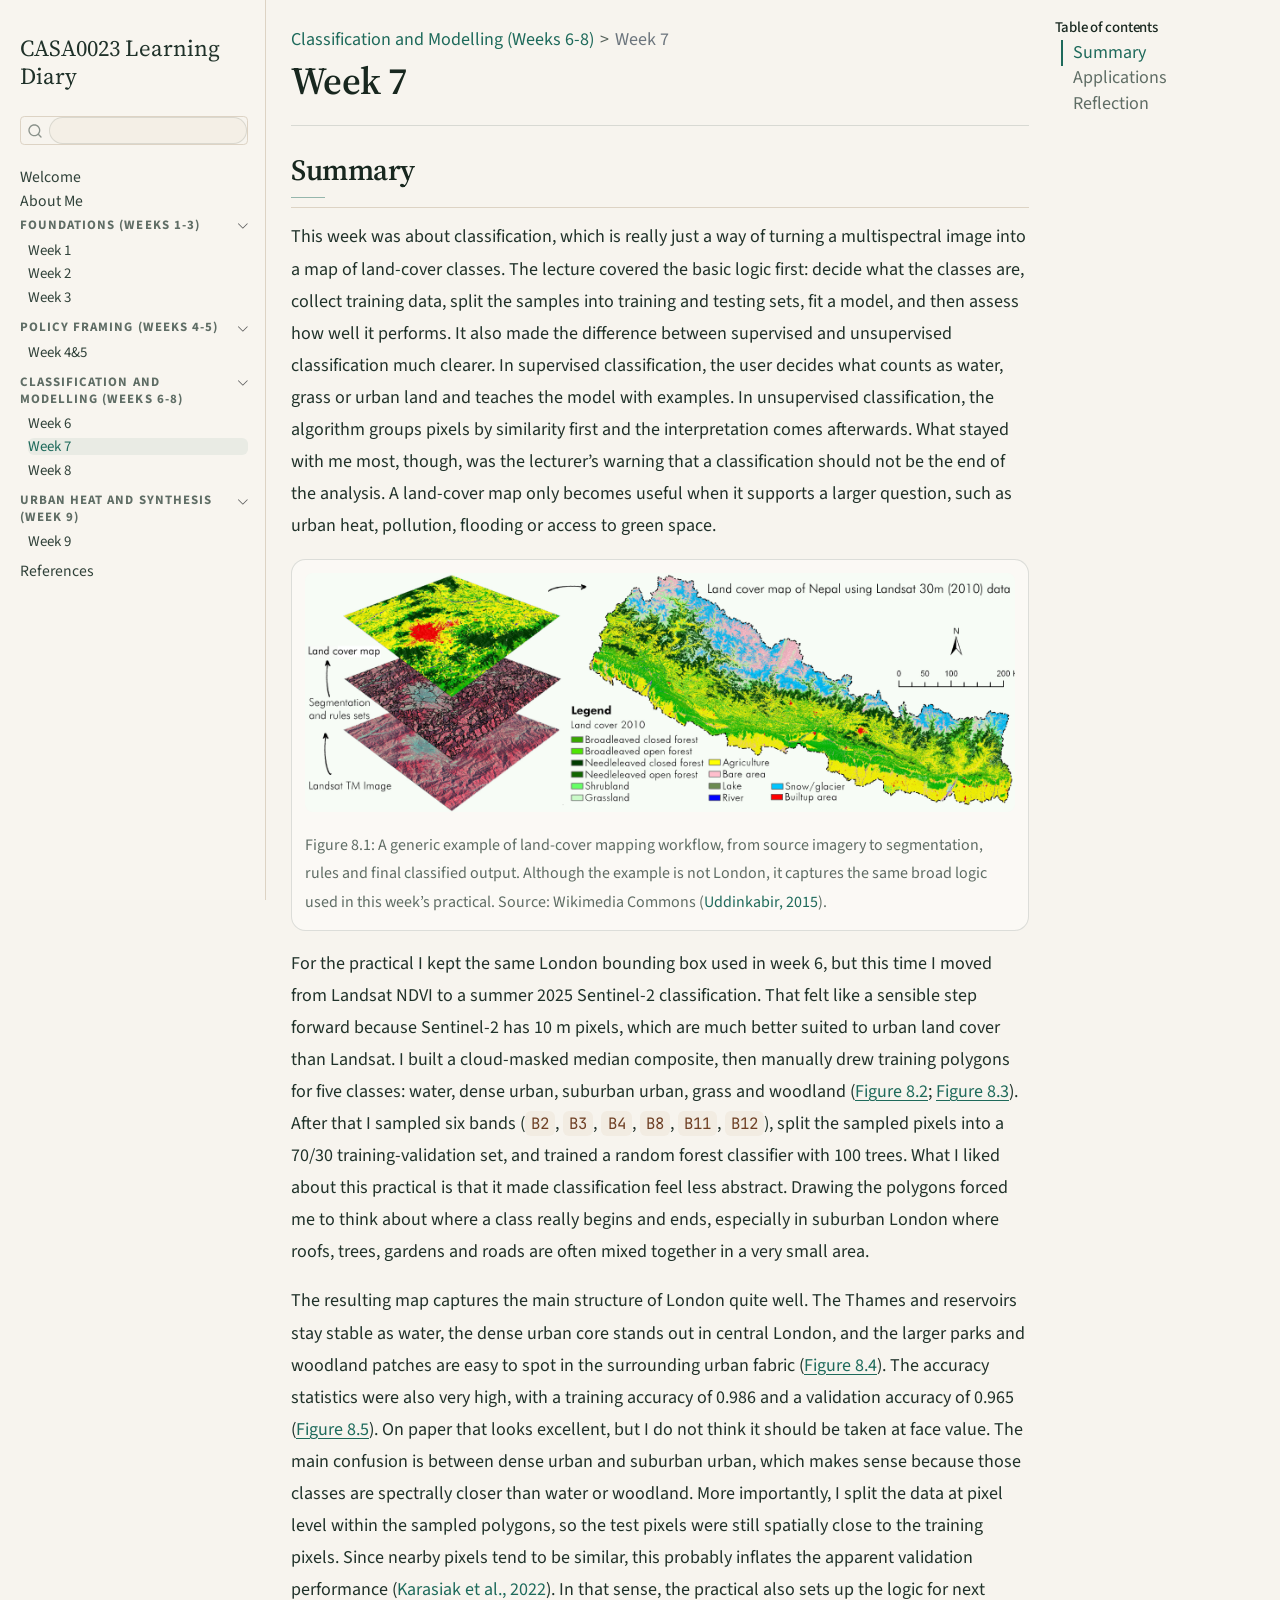
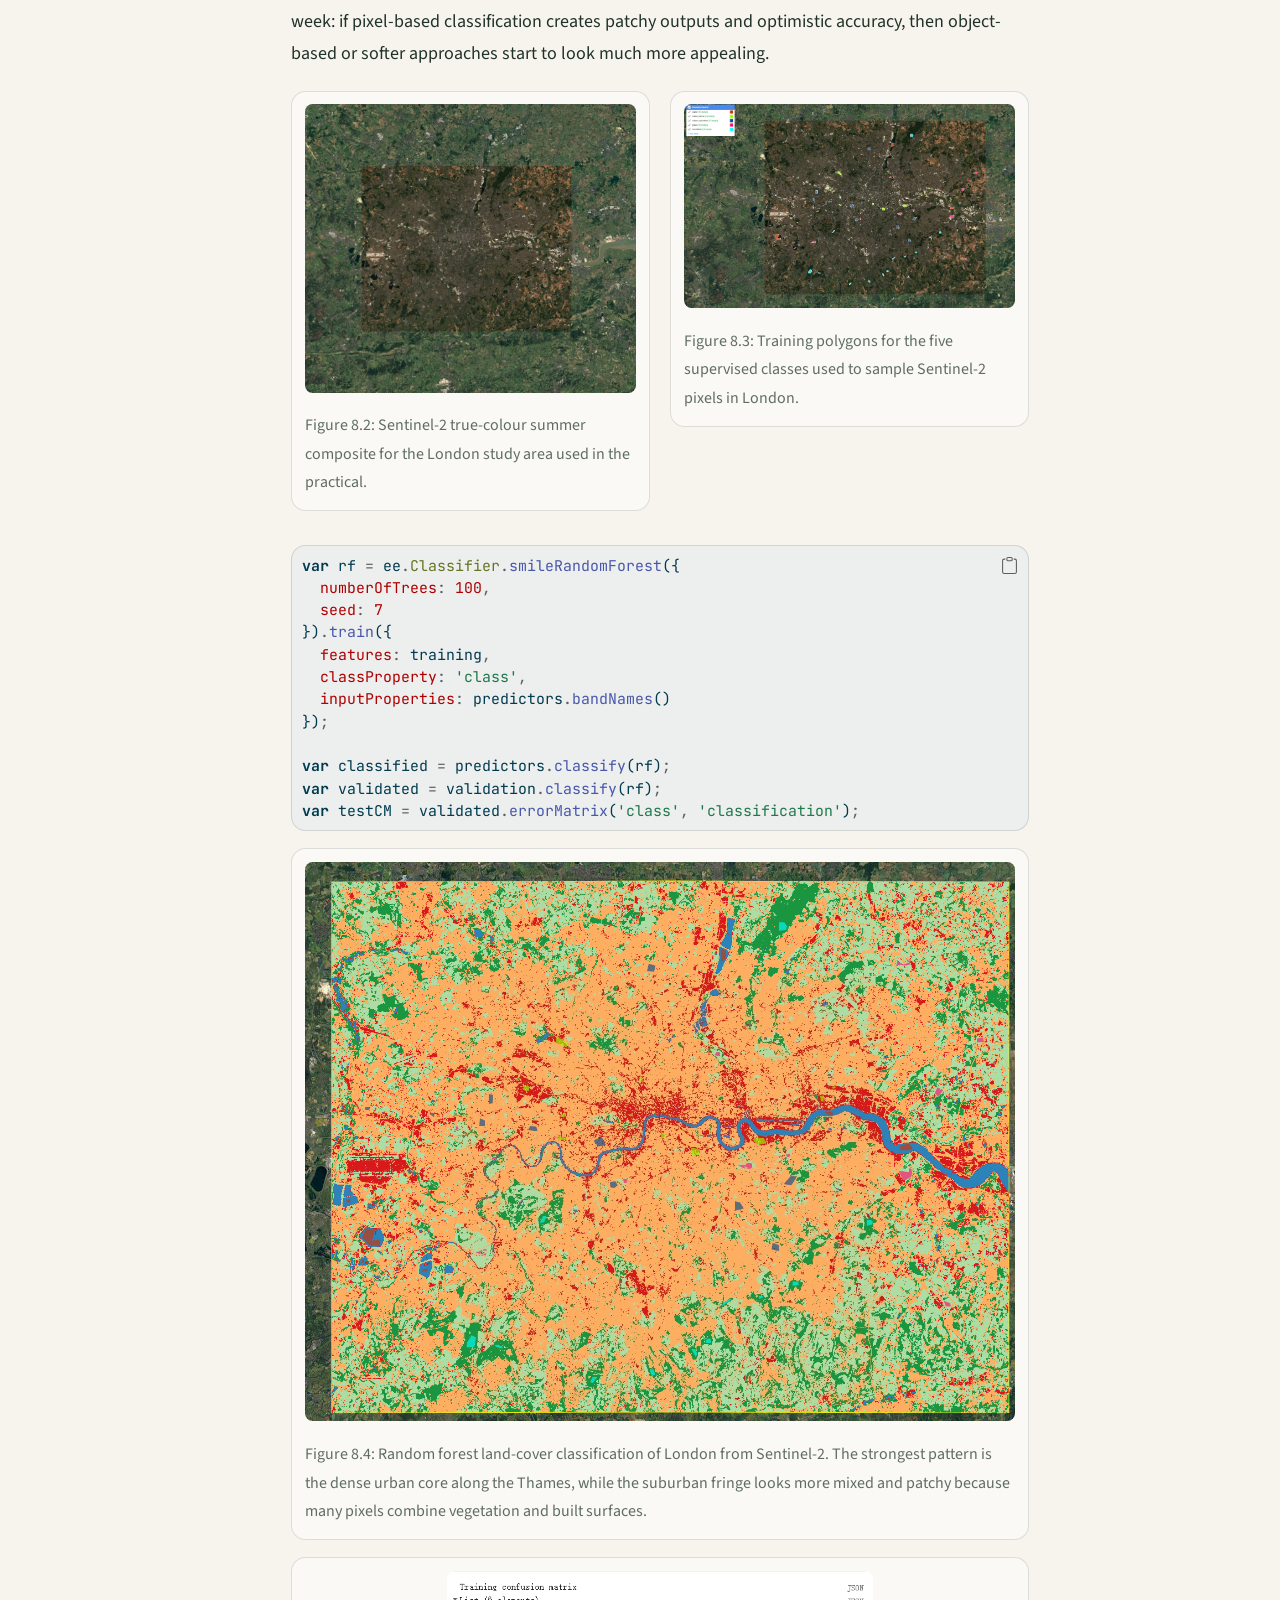
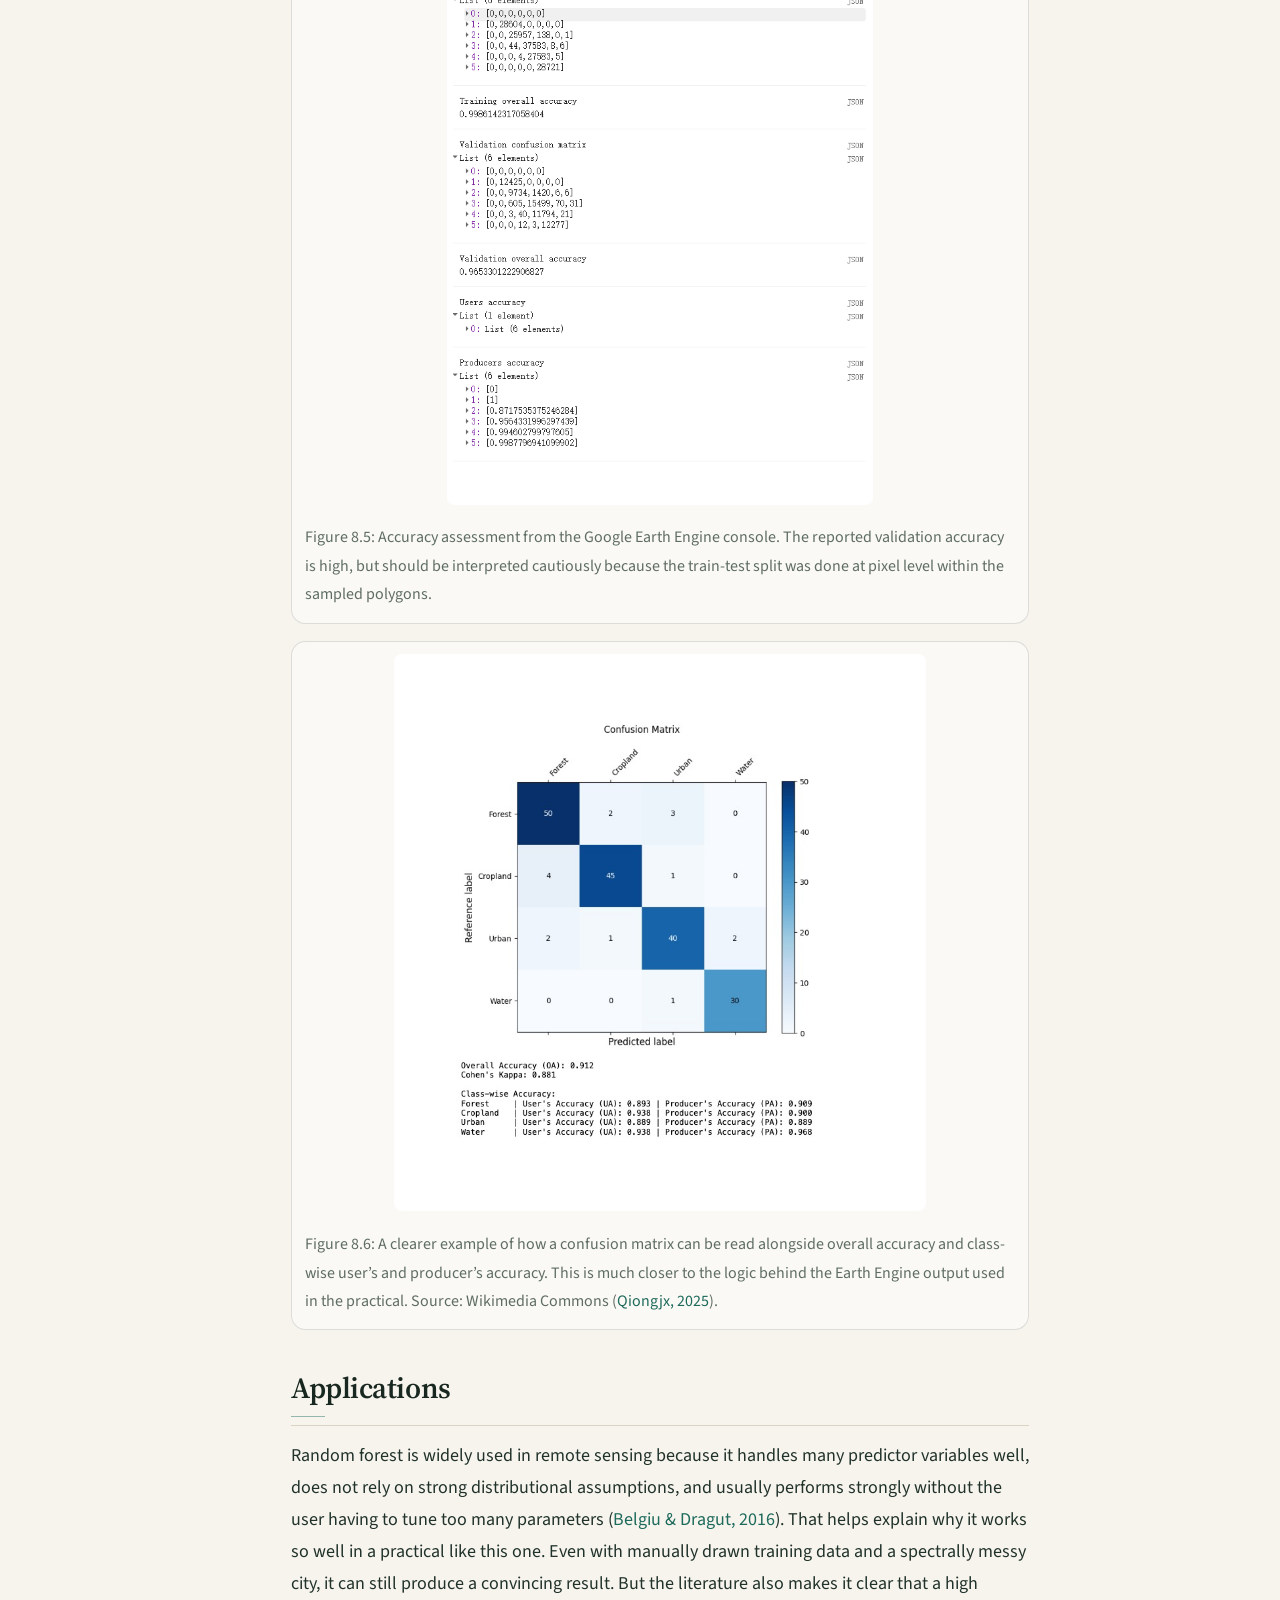
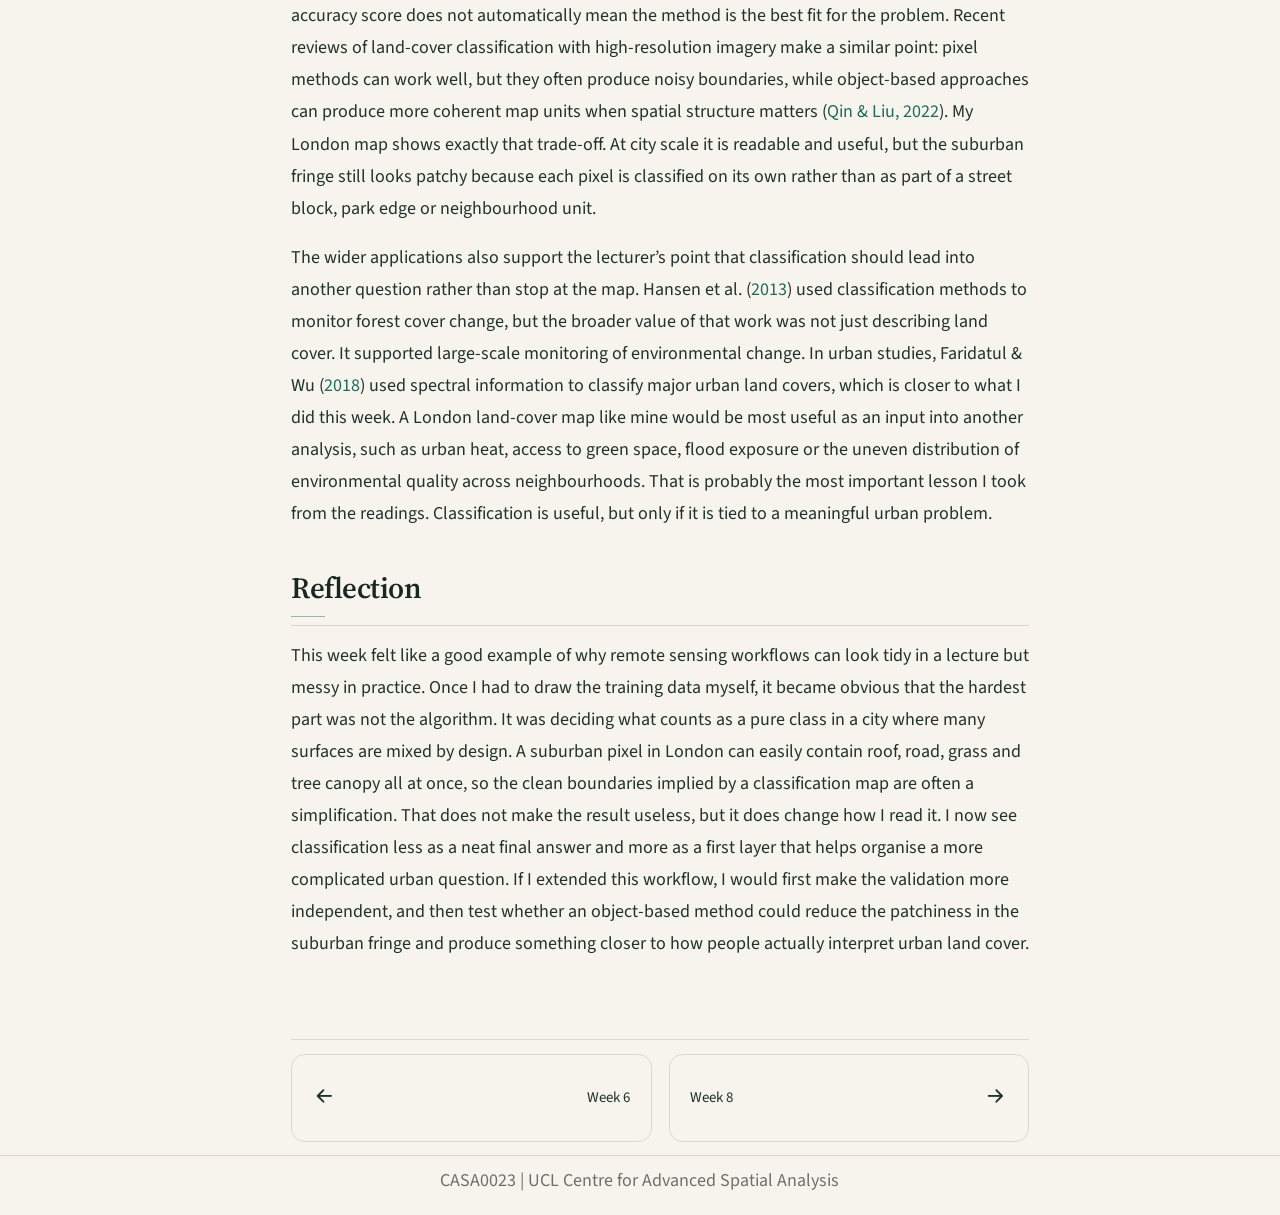
<file: docs/week 7.html>
<!DOCTYPE html>
<html xmlns="http://www.w3.org/1999/xhtml" lang="en" xml:lang="en"><head>

<meta charset="utf-8">
<meta name="generator" content="quarto-1.8.27">

<meta name="viewport" content="width=device-width, initial-scale=1.0, user-scalable=yes">


<title>Week 7 – CASA0023 Learning Diary</title>
<style>
code{white-space: pre-wrap;}
span.smallcaps{font-variant: small-caps;}
div.columns{display: flex; gap: min(4vw, 1.5em);}
div.column{flex: auto; overflow-x: auto;}
div.hanging-indent{margin-left: 1.5em; text-indent: -1.5em;}
ul.task-list{list-style: none;}
ul.task-list li input[type="checkbox"] {
  width: 0.8em;
  margin: 0 0.8em 0.2em -1em; /* quarto-specific, see https://github.com/quarto-dev/quarto-cli/issues/4556 */ 
  vertical-align: middle;
}
/* CSS for syntax highlighting */
html { -webkit-text-size-adjust: 100%; }
pre > code.sourceCode { white-space: pre; position: relative; }
pre > code.sourceCode > span { display: inline-block; line-height: 1.25; }
pre > code.sourceCode > span:empty { height: 1.2em; }
.sourceCode { overflow: visible; }
code.sourceCode > span { color: inherit; text-decoration: inherit; }
div.sourceCode { margin: 1em 0; }
pre.sourceCode { margin: 0; }
@media screen {
div.sourceCode { overflow: auto; }
}
@media print {
pre > code.sourceCode { white-space: pre-wrap; }
pre > code.sourceCode > span { text-indent: -5em; padding-left: 5em; }
}
pre.numberSource code
  { counter-reset: source-line 0; }
pre.numberSource code > span
  { position: relative; left: -4em; counter-increment: source-line; }
pre.numberSource code > span > a:first-child::before
  { content: counter(source-line);
    position: relative; left: -1em; text-align: right; vertical-align: baseline;
    border: none; display: inline-block;
    -webkit-touch-callout: none; -webkit-user-select: none;
    -khtml-user-select: none; -moz-user-select: none;
    -ms-user-select: none; user-select: none;
    padding: 0 4px; width: 4em;
  }
pre.numberSource { margin-left: 3em;  padding-left: 4px; }
div.sourceCode
  {   }
@media screen {
pre > code.sourceCode > span > a:first-child::before { text-decoration: underline; }
}
/* CSS for citations */
div.csl-bib-body { }
div.csl-entry {
  clear: both;
  margin-bottom: 0em;
}
.hanging-indent div.csl-entry {
  margin-left:2em;
  text-indent:-2em;
}
div.csl-left-margin {
  min-width:2em;
  float:left;
}
div.csl-right-inline {
  margin-left:2em;
  padding-left:1em;
}
div.csl-indent {
  margin-left: 2em;
}</style>


<script src="site_libs/quarto-nav/quarto-nav.js"></script>
<script src="site_libs/quarto-nav/headroom.min.js"></script>
<script src="site_libs/clipboard/clipboard.min.js"></script>
<script src="site_libs/quarto-search/autocomplete.umd.js"></script>
<script src="site_libs/quarto-search/fuse.min.js"></script>
<script src="site_libs/quarto-search/quarto-search.js"></script>
<meta name="quarto:offset" content="./">
<link href="./week 8.html" rel="next">
<link href="./week 6.html" rel="prev">
<script src="site_libs/quarto-html/quarto.js" type="module"></script>
<script src="site_libs/quarto-html/tabsets/tabsets.js" type="module"></script>
<script src="site_libs/quarto-html/axe/axe-check.js" type="module"></script>
<script src="site_libs/quarto-html/popper.min.js"></script>
<script src="site_libs/quarto-html/tippy.umd.min.js"></script>
<script src="site_libs/quarto-html/anchor.min.js"></script>
<link href="site_libs/quarto-html/tippy.css" rel="stylesheet">
<link href="site_libs/quarto-html/quarto-syntax-highlighting-dc8a987af0c04ed126583a3be4d7e66c.css" rel="stylesheet" id="quarto-text-highlighting-styles">
<script src="site_libs/bootstrap/bootstrap.min.js"></script>
<link href="site_libs/bootstrap/bootstrap-icons.css" rel="stylesheet">
<link href="site_libs/bootstrap/bootstrap-d447660303c5013b4537fbd103b63b3c.min.css" rel="stylesheet" append-hash="true" id="quarto-bootstrap" data-mode="light">
<script id="quarto-search-options" type="application/json">{
  "location": "sidebar",
  "copy-button": false,
  "collapse-after": 3,
  "panel-placement": "start",
  "type": "textbox",
  "limit": 50,
  "keyboard-shortcut": [
    "f",
    "/",
    "s"
  ],
  "show-item-context": false,
  "language": {
    "search-no-results-text": "No results",
    "search-matching-documents-text": "matching documents",
    "search-copy-link-title": "Copy link to search",
    "search-hide-matches-text": "Hide additional matches",
    "search-more-match-text": "more match in this document",
    "search-more-matches-text": "more matches in this document",
    "search-clear-button-title": "Clear",
    "search-text-placeholder": "",
    "search-detached-cancel-button-title": "Cancel",
    "search-submit-button-title": "Submit",
    "search-label": "Search"
  }
}</script>
<style>html{ scroll-behavior: smooth; }</style>


</head>

<body class="nav-sidebar docked quarto-light">

<div id="quarto-search-results"></div>
  <header id="quarto-header" class="headroom fixed-top">
  <nav class="quarto-secondary-nav">
    <div class="container-fluid d-flex">
      <button type="button" class="quarto-btn-toggle btn" data-bs-toggle="collapse" role="button" data-bs-target=".quarto-sidebar-collapse-item" aria-controls="quarto-sidebar" aria-expanded="false" aria-label="Toggle sidebar navigation" onclick="if (window.quartoToggleHeadroom) { window.quartoToggleHeadroom(); }">
        <i class="bi bi-layout-text-sidebar-reverse"></i>
      </button>
        <nav class="quarto-page-breadcrumbs" aria-label="breadcrumb"><ol class="breadcrumb"><li class="breadcrumb-item"><a href="./week 6.html">Classification and Modelling (Weeks 6-8)</a></li><li class="breadcrumb-item"><a href="./week 7.html"><span class="chapter-title">Week 7</span></a></li></ol></nav>
        <a class="flex-grow-1" role="navigation" data-bs-toggle="collapse" data-bs-target=".quarto-sidebar-collapse-item" aria-controls="quarto-sidebar" aria-expanded="false" aria-label="Toggle sidebar navigation" onclick="if (window.quartoToggleHeadroom) { window.quartoToggleHeadroom(); }">      
        </a>
      <button type="button" class="btn quarto-search-button" aria-label="Search" onclick="window.quartoOpenSearch();">
        <i class="bi bi-search"></i>
      </button>
    </div>
  </nav>
</header>
<!-- content -->
<div id="quarto-content" class="quarto-container page-columns page-rows-contents page-layout-article">
<!-- sidebar -->
  <nav id="quarto-sidebar" class="sidebar collapse collapse-horizontal quarto-sidebar-collapse-item sidebar-navigation docked overflow-auto">
    <div class="pt-lg-2 mt-2 text-left sidebar-header">
    <div class="sidebar-title mb-0 py-0">
      <a href="./">CASA0023 Learning Diary</a> 
    </div>
      </div>
        <div class="mt-2 flex-shrink-0 align-items-center">
        <div class="sidebar-search">
        <div id="quarto-search" class="" title="Search"></div>
        </div>
        </div>
    <div class="sidebar-menu-container"> 
    <ul class="list-unstyled mt-1">
        <li class="sidebar-item">
  <div class="sidebar-item-container"> 
  <a href="./index.html" class="sidebar-item-text sidebar-link"><span class="chapter-title">Welcome</span></a>
  </div>
</li>
        <li class="sidebar-item">
  <div class="sidebar-item-container"> 
  <a href="./intro.html" class="sidebar-item-text sidebar-link"><span class="chapter-title">About Me</span></a>
  </div>
</li>
        <li class="sidebar-item sidebar-item-section">
      <div class="sidebar-item-container"> 
            <a class="sidebar-item-text sidebar-link text-start" data-bs-toggle="collapse" data-bs-target="#quarto-sidebar-section-1" role="navigation" aria-expanded="true">
 <span class="menu-text">Foundations (Weeks 1-3)</span></a>
          <a class="sidebar-item-toggle text-start" data-bs-toggle="collapse" data-bs-target="#quarto-sidebar-section-1" role="navigation" aria-expanded="true" aria-label="Toggle section">
            <i class="bi bi-chevron-right ms-2"></i>
          </a> 
      </div>
      <ul id="quarto-sidebar-section-1" class="collapse list-unstyled sidebar-section depth1 show">  
          <li class="sidebar-item">
  <div class="sidebar-item-container"> 
  <a href="./week 1.html" class="sidebar-item-text sidebar-link"><span class="chapter-title">Week 1</span></a>
  </div>
</li>
          <li class="sidebar-item">
  <div class="sidebar-item-container"> 
  <a href="./week 2.html" class="sidebar-item-text sidebar-link"><span class="chapter-title">Week 2</span></a>
  </div>
</li>
          <li class="sidebar-item">
  <div class="sidebar-item-container"> 
  <a href="./week 3.html" class="sidebar-item-text sidebar-link"><span class="chapter-title">Week 3</span></a>
  </div>
</li>
      </ul>
  </li>
        <li class="sidebar-item sidebar-item-section">
      <div class="sidebar-item-container"> 
            <a class="sidebar-item-text sidebar-link text-start" data-bs-toggle="collapse" data-bs-target="#quarto-sidebar-section-2" role="navigation" aria-expanded="true">
 <span class="menu-text">Policy Framing (Weeks 4-5)</span></a>
          <a class="sidebar-item-toggle text-start" data-bs-toggle="collapse" data-bs-target="#quarto-sidebar-section-2" role="navigation" aria-expanded="true" aria-label="Toggle section">
            <i class="bi bi-chevron-right ms-2"></i>
          </a> 
      </div>
      <ul id="quarto-sidebar-section-2" class="collapse list-unstyled sidebar-section depth1 show">  
          <li class="sidebar-item">
  <div class="sidebar-item-container"> 
  <a href="./week 4&amp;5.html" class="sidebar-item-text sidebar-link"><span class="chapter-title">Week 4&amp;5</span></a>
  </div>
</li>
      </ul>
  </li>
        <li class="sidebar-item sidebar-item-section">
      <div class="sidebar-item-container"> 
            <a class="sidebar-item-text sidebar-link text-start" data-bs-toggle="collapse" data-bs-target="#quarto-sidebar-section-3" role="navigation" aria-expanded="true">
 <span class="menu-text">Classification and Modelling (Weeks 6-8)</span></a>
          <a class="sidebar-item-toggle text-start" data-bs-toggle="collapse" data-bs-target="#quarto-sidebar-section-3" role="navigation" aria-expanded="true" aria-label="Toggle section">
            <i class="bi bi-chevron-right ms-2"></i>
          </a> 
      </div>
      <ul id="quarto-sidebar-section-3" class="collapse list-unstyled sidebar-section depth1 show">  
          <li class="sidebar-item">
  <div class="sidebar-item-container"> 
  <a href="./week 6.html" class="sidebar-item-text sidebar-link"><span class="chapter-title">Week 6</span></a>
  </div>
</li>
          <li class="sidebar-item">
  <div class="sidebar-item-container"> 
  <a href="./week 7.html" class="sidebar-item-text sidebar-link active"><span class="chapter-title">Week 7</span></a>
  </div>
</li>
          <li class="sidebar-item">
  <div class="sidebar-item-container"> 
  <a href="./week 8.html" class="sidebar-item-text sidebar-link"><span class="chapter-title">Week 8</span></a>
  </div>
</li>
      </ul>
  </li>
        <li class="sidebar-item sidebar-item-section">
      <div class="sidebar-item-container"> 
            <a class="sidebar-item-text sidebar-link text-start" data-bs-toggle="collapse" data-bs-target="#quarto-sidebar-section-4" role="navigation" aria-expanded="true">
 <span class="menu-text">Urban Heat and Synthesis (Week 9)</span></a>
          <a class="sidebar-item-toggle text-start" data-bs-toggle="collapse" data-bs-target="#quarto-sidebar-section-4" role="navigation" aria-expanded="true" aria-label="Toggle section">
            <i class="bi bi-chevron-right ms-2"></i>
          </a> 
      </div>
      <ul id="quarto-sidebar-section-4" class="collapse list-unstyled sidebar-section depth1 show">  
          <li class="sidebar-item">
  <div class="sidebar-item-container"> 
  <a href="./week 9.html" class="sidebar-item-text sidebar-link"><span class="chapter-title">Week 9</span></a>
  </div>
</li>
      </ul>
  </li>
        <li class="sidebar-item">
  <div class="sidebar-item-container"> 
  <a href="./references.html" class="sidebar-item-text sidebar-link">
 <span class="menu-text">References</span></a>
  </div>
</li>
    </ul>
    </div>
</nav>
<div id="quarto-sidebar-glass" class="quarto-sidebar-collapse-item" data-bs-toggle="collapse" data-bs-target=".quarto-sidebar-collapse-item"></div>
<!-- margin-sidebar -->
    <div id="quarto-margin-sidebar" class="sidebar margin-sidebar">
        <nav id="TOC" role="doc-toc" class="toc-active">
    <h2 id="toc-title">Table of contents</h2>
   
  <ul>
  <li><a href="#summary" id="toc-summary" class="nav-link active" data-scroll-target="#summary">Summary</a></li>
  <li><a href="#applications" id="toc-applications" class="nav-link" data-scroll-target="#applications">Applications</a></li>
  <li><a href="#reflection" id="toc-reflection" class="nav-link" data-scroll-target="#reflection">Reflection</a></li>
  </ul>
</nav>
    </div>
<!-- main -->
<main class="content" id="quarto-document-content">

<header id="title-block-header" class="quarto-title-block default"><nav class="quarto-page-breadcrumbs quarto-title-breadcrumbs d-none d-lg-block" aria-label="breadcrumb"><ol class="breadcrumb"><li class="breadcrumb-item"><a href="./week 6.html">Classification and Modelling (Weeks 6-8)</a></li><li class="breadcrumb-item"><a href="./week 7.html"><span class="chapter-title">Week 7</span></a></li></ol></nav>
<div class="quarto-title">
<h1 class="title"><span class="chapter-title">Week 7</span></h1>
</div>



<div class="quarto-title-meta">

    
  
    
  </div>
  


</header>


<section id="summary" class="level2">
<h2 class="anchored" data-anchor-id="summary">Summary</h2>
<p>This week was about classification, which is really just a way of turning a multispectral image into a map of land-cover classes. The lecture covered the basic logic first: decide what the classes are, collect training data, split the samples into training and testing sets, fit a model, and then assess how well it performs. It also made the difference between supervised and unsupervised classification much clearer. In supervised classification, the user decides what counts as water, grass or urban land and teaches the model with examples. In unsupervised classification, the algorithm groups pixels by similarity first and the interpretation comes afterwards. What stayed with me most, though, was the lecturer’s warning that a classification should not be the end of the analysis. A land-cover map only becomes useful when it supports a larger question, such as urban heat, pollution, flooding or access to green space.</p>
<div id="fig-week7-workflow" class="quarto-float quarto-figure quarto-figure-center anchored">
<figure class="quarto-float quarto-float-fig figure">
<div aria-describedby="fig-week7-workflow-caption-0ceaefa1-69ba-4598-a22c-09a6ac19f8ca">
<img src="img/week7/week7_land_cover_mapping_process.jpg" class="img-fluid figure-img" style="width:100.0%">
</div>
<figcaption class="quarto-float-caption-bottom quarto-float-caption quarto-float-fig" id="fig-week7-workflow-caption-0ceaefa1-69ba-4598-a22c-09a6ac19f8ca">
Figure&nbsp;8.1: A generic example of land-cover mapping workflow, from source imagery to segmentation, rules and final classified output. Although the example is not London, it captures the same broad logic used in this week’s practical. Source: Wikimedia Commons <span class="citation" data-cites="wikimedialcmapping">(<a href="references.html#ref-wikimedialcmapping" role="doc-biblioref">Uddinkabir, 2015</a>)</span>.
</figcaption>
</figure>
</div>
<p>For the practical I kept the same London bounding box used in week 6, but this time I moved from Landsat NDVI to a summer 2025 Sentinel-2 classification. That felt like a sensible step forward because Sentinel-2 has 10 m pixels, which are much better suited to urban land cover than Landsat. I built a cloud-masked median composite, then manually drew training polygons for five classes: water, dense urban, suburban urban, grass and woodland (<a href="#fig-week7-truecolour" class="quarto-xref">Figure&nbsp;<span>8.2</span></a>; <a href="#fig-week7-training" class="quarto-xref">Figure&nbsp;<span>8.3</span></a>). After that I sampled six bands (<code>B2</code>, <code>B3</code>, <code>B4</code>, <code>B8</code>, <code>B11</code>, <code>B12</code>), split the sampled pixels into a 70/30 training-validation set, and trained a random forest classifier with 100 trees. What I liked about this practical is that it made classification feel less abstract. Drawing the polygons forced me to think about where a class really begins and ends, especially in suburban London where roofs, trees, gardens and roads are often mixed together in a very small area.</p>
<p>The resulting map captures the main structure of London quite well. The Thames and reservoirs stay stable as water, the dense urban core stands out in central London, and the larger parks and woodland patches are easy to spot in the surrounding urban fabric (<a href="#fig-week7-rf" class="quarto-xref">Figure&nbsp;<span>8.4</span></a>). The accuracy statistics were also very high, with a training accuracy of 0.986 and a validation accuracy of 0.965 (<a href="#fig-week7-accuracy" class="quarto-xref">Figure&nbsp;<span>8.5</span></a>). On paper that looks excellent, but I do not think it should be taken at face value. The main confusion is between dense urban and suburban urban, which makes sense because those classes are spectrally closer than water or woodland. More importantly, I split the data at pixel level within the sampled polygons, so the test pixels were still spatially close to the training pixels. Since nearby pixels tend to be similar, this probably inflates the apparent validation performance <span class="citation" data-cites="karasiak2022">(<a href="references.html#ref-karasiak2022" role="doc-biblioref">Karasiak et al., 2022</a>)</span>. In that sense, the practical also sets up the logic for next week: if pixel-based classification creates patchy outputs and optimistic accuracy, then object-based or softer approaches start to look much more appealing.</p>
<div class="quarto-layout-panel" data-layout-ncol="2">
<div class="quarto-layout-row">
<div class="quarto-layout-cell" style="flex-basis: 50.0%;justify-content: flex-start;">
<div id="fig-week7-truecolour" class="quarto-float quarto-figure quarto-figure-center anchored">
<figure class="quarto-float quarto-float-fig figure">
<div aria-describedby="fig-week7-truecolour-caption-0ceaefa1-69ba-4598-a22c-09a6ac19f8ca">
<img src="img/week7/week7_london_truecolour_s2.png" class="img-fluid figure-img">
</div>
<figcaption class="quarto-float-caption-bottom quarto-float-caption quarto-float-fig" id="fig-week7-truecolour-caption-0ceaefa1-69ba-4598-a22c-09a6ac19f8ca">
Figure&nbsp;8.2: Sentinel-2 true-colour summer composite for the London study area used in the practical.
</figcaption>
</figure>
</div>
</div>
<div class="quarto-layout-cell" style="flex-basis: 50.0%;justify-content: flex-start;">
<div id="fig-week7-training" class="quarto-float quarto-figure quarto-figure-center anchored">
<figure class="quarto-float quarto-float-fig figure">
<div aria-describedby="fig-week7-training-caption-0ceaefa1-69ba-4598-a22c-09a6ac19f8ca">
<img src="img/week7/week7_london_training_polygons.png" class="img-fluid figure-img">
</div>
<figcaption class="quarto-float-caption-bottom quarto-float-caption quarto-float-fig" id="fig-week7-training-caption-0ceaefa1-69ba-4598-a22c-09a6ac19f8ca">
Figure&nbsp;8.3: Training polygons for the five supervised classes used to sample Sentinel-2 pixels in London.
</figcaption>
</figure>
</div>
</div>
</div>
</div>
<div class="code-copy-outer-scaffold"><div class="sourceCode" id="cb1"><pre class="sourceCode javascript code-with-copy"><code class="sourceCode javascript"><span id="cb1-1"><a href="#cb1-1" aria-hidden="true" tabindex="-1"></a><span class="kw">var</span> rf <span class="op">=</span> ee<span class="op">.</span><span class="at">Classifier</span><span class="op">.</span><span class="fu">smileRandomForest</span>({</span>
<span id="cb1-2"><a href="#cb1-2" aria-hidden="true" tabindex="-1"></a>  <span class="dt">numberOfTrees</span><span class="op">:</span> <span class="dv">100</span><span class="op">,</span></span>
<span id="cb1-3"><a href="#cb1-3" aria-hidden="true" tabindex="-1"></a>  <span class="dt">seed</span><span class="op">:</span> <span class="dv">7</span></span>
<span id="cb1-4"><a href="#cb1-4" aria-hidden="true" tabindex="-1"></a>})<span class="op">.</span><span class="fu">train</span>({</span>
<span id="cb1-5"><a href="#cb1-5" aria-hidden="true" tabindex="-1"></a>  <span class="dt">features</span><span class="op">:</span> training<span class="op">,</span></span>
<span id="cb1-6"><a href="#cb1-6" aria-hidden="true" tabindex="-1"></a>  <span class="dt">classProperty</span><span class="op">:</span> <span class="st">'class'</span><span class="op">,</span></span>
<span id="cb1-7"><a href="#cb1-7" aria-hidden="true" tabindex="-1"></a>  <span class="dt">inputProperties</span><span class="op">:</span> predictors<span class="op">.</span><span class="fu">bandNames</span>()</span>
<span id="cb1-8"><a href="#cb1-8" aria-hidden="true" tabindex="-1"></a>})<span class="op">;</span></span>
<span id="cb1-9"><a href="#cb1-9" aria-hidden="true" tabindex="-1"></a></span>
<span id="cb1-10"><a href="#cb1-10" aria-hidden="true" tabindex="-1"></a><span class="kw">var</span> classified <span class="op">=</span> predictors<span class="op">.</span><span class="fu">classify</span>(rf)<span class="op">;</span></span>
<span id="cb1-11"><a href="#cb1-11" aria-hidden="true" tabindex="-1"></a><span class="kw">var</span> validated <span class="op">=</span> validation<span class="op">.</span><span class="fu">classify</span>(rf)<span class="op">;</span></span>
<span id="cb1-12"><a href="#cb1-12" aria-hidden="true" tabindex="-1"></a><span class="kw">var</span> testCM <span class="op">=</span> validated<span class="op">.</span><span class="fu">errorMatrix</span>(<span class="st">'class'</span><span class="op">,</span> <span class="st">'classification'</span>)<span class="op">;</span></span></code></pre></div><button title="Copy to Clipboard" class="code-copy-button"><i class="bi"></i></button></div>
<div id="fig-week7-rf" class="quarto-float quarto-figure quarto-figure-center anchored">
<figure class="quarto-float quarto-float-fig figure">
<div aria-describedby="fig-week7-rf-caption-0ceaefa1-69ba-4598-a22c-09a6ac19f8ca">
<img src="img/week7/week7_london_rf_classification.png" class="img-fluid figure-img">
</div>
<figcaption class="quarto-float-caption-bottom quarto-float-caption quarto-float-fig" id="fig-week7-rf-caption-0ceaefa1-69ba-4598-a22c-09a6ac19f8ca">
Figure&nbsp;8.4: Random forest land-cover classification of London from Sentinel-2. The strongest pattern is the dense urban core along the Thames, while the suburban fringe looks more mixed and patchy because many pixels combine vegetation and built surfaces.
</figcaption>
</figure>
</div>
<div id="fig-week7-accuracy" class="quarto-float quarto-figure quarto-figure-center anchored">
<figure class="quarto-float quarto-float-fig figure">
<div aria-describedby="fig-week7-accuracy-caption-0ceaefa1-69ba-4598-a22c-09a6ac19f8ca">
<img src="img/week7/week7_london_rf_accuracy_console.png" class="img-fluid figure-img" style="width:60.0%">
</div>
<figcaption class="quarto-float-caption-bottom quarto-float-caption quarto-float-fig" id="fig-week7-accuracy-caption-0ceaefa1-69ba-4598-a22c-09a6ac19f8ca">
Figure&nbsp;8.5: Accuracy assessment from the Google Earth Engine console. The reported validation accuracy is high, but should be interpreted cautiously because the train-test split was done at pixel level within the sampled polygons.
</figcaption>
</figure>
</div>
<div id="fig-week7-accuracy-framework" class="quarto-float quarto-figure quarto-figure-center anchored">
<figure class="quarto-float quarto-float-fig figure">
<div aria-describedby="fig-week7-accuracy-framework-caption-0ceaefa1-69ba-4598-a22c-09a6ac19f8ca">
<img src="img/week7/week7_confusion_matrix_land_cover.jpg" class="img-fluid figure-img" style="width:75.0%">
</div>
<figcaption class="quarto-float-caption-bottom quarto-float-caption quarto-float-fig" id="fig-week7-accuracy-framework-caption-0ceaefa1-69ba-4598-a22c-09a6ac19f8ca">
Figure&nbsp;8.6: A clearer example of how a confusion matrix can be read alongside overall accuracy and class-wise user’s and producer’s accuracy. This is much closer to the logic behind the Earth Engine output used in the practical. Source: Wikimedia Commons <span class="citation" data-cites="wikimediaconfmatrix">(<a href="references.html#ref-wikimediaconfmatrix" role="doc-biblioref">Qiongjx, 2025</a>)</span>.
</figcaption>
</figure>
</div>
</section>
<section id="applications" class="level2">
<h2 class="anchored" data-anchor-id="applications">Applications</h2>
<p>Random forest is widely used in remote sensing because it handles many predictor variables well, does not rely on strong distributional assumptions, and usually performs strongly without the user having to tune too many parameters <span class="citation" data-cites="belgiu2016">(<a href="references.html#ref-belgiu2016" role="doc-biblioref">Belgiu &amp; Dragut, 2016</a>)</span>. That helps explain why it works so well in a practical like this one. Even with manually drawn training data and a spectrally messy city, it can still produce a convincing result. But the literature also makes it clear that a high accuracy score does not automatically mean the method is the best fit for the problem. Recent reviews of land-cover classification with high-resolution imagery make a similar point: pixel methods can work well, but they often produce noisy boundaries, while object-based approaches can produce more coherent map units when spatial structure matters <span class="citation" data-cites="qinliu2022">(<a href="references.html#ref-qinliu2022" role="doc-biblioref">Qin &amp; Liu, 2022</a>)</span>. My London map shows exactly that trade-off. At city scale it is readable and useful, but the suburban fringe still looks patchy because each pixel is classified on its own rather than as part of a street block, park edge or neighbourhood unit.</p>
<p>The wider applications also support the lecturer’s point that classification should lead into another question rather than stop at the map. <span class="citation" data-cites="hansen2013">Hansen et al. (<a href="references.html#ref-hansen2013" role="doc-biblioref">2013</a>)</span> used classification methods to monitor forest cover change, but the broader value of that work was not just describing land cover. It supported large-scale monitoring of environmental change. In urban studies, <span class="citation" data-cites="faridatul2018">Faridatul &amp; Wu (<a href="references.html#ref-faridatul2018" role="doc-biblioref">2018</a>)</span> used spectral information to classify major urban land covers, which is closer to what I did this week. A London land-cover map like mine would be most useful as an input into another analysis, such as urban heat, access to green space, flood exposure or the uneven distribution of environmental quality across neighbourhoods. That is probably the most important lesson I took from the readings. Classification is useful, but only if it is tied to a meaningful urban problem.</p>
</section>
<section id="reflection" class="level2">
<h2 class="anchored" data-anchor-id="reflection">Reflection</h2>
<p>This week felt like a good example of why remote sensing workflows can look tidy in a lecture but messy in practice. Once I had to draw the training data myself, it became obvious that the hardest part was not the algorithm. It was deciding what counts as a pure class in a city where many surfaces are mixed by design. A suburban pixel in London can easily contain roof, road, grass and tree canopy all at once, so the clean boundaries implied by a classification map are often a simplification. That does not make the result useless, but it does change how I read it. I now see classification less as a neat final answer and more as a first layer that helps organise a more complicated urban question. If I extended this workflow, I would first make the validation more independent, and then test whether an object-based method could reduce the patchiness in the suburban fringe and produce something closer to how people actually interpret urban land cover.</p>


<div id="refs" class="references csl-bib-body hanging-indent" data-entry-spacing="0" data-line-spacing="2" role="list" style="display: none">
<div id="ref-belgiu2016" class="csl-entry" role="listitem">
Belgiu, M., &amp; Dragut, L. (2016). Random forest in remote sensing: A review of applications and future directions. <em>ISPRS Journal of Photogrammetry and Remote Sensing</em>, <em>114</em>, 24–31. <a href="https://doi.org/10.1016/j.isprsjprs.2016.01.011">https://doi.org/10.1016/j.isprsjprs.2016.01.011</a>
</div>
<div id="ref-faridatul2018" class="csl-entry" role="listitem">
Faridatul, M. I., &amp; Wu, B. (2018). Automatic Classification of Major Urban Land Covers Based on Novel Spectral Indices. <em>ISPRS International Journal of Geo-Information</em>, <em>7</em>(12), 453. <a href="https://doi.org/10.3390/ijgi7120453">https://doi.org/10.3390/ijgi7120453</a>
</div>
<div id="ref-hansen2013" class="csl-entry" role="listitem">
Hansen, M. C., Potapov, P. V., Moore, R., Hancher, M., Turubanova, S. A., Tyukavina, A., Thau, D., Stehman, S. V., Goetz, S. J., Loveland, T. R., Kommareddy, A., Egorov, A., Chini, L., Justice, C. O., &amp; Townshend, J. R. G. (2013). High-resolution global maps of 21st-century forest cover change. <em>Science</em>, <em>342</em>(6160), 850–853. <a href="https://doi.org/10.1126/science.1244693">https://doi.org/10.1126/science.1244693</a>
</div>
<div id="ref-karasiak2022" class="csl-entry" role="listitem">
Karasiak, N., Dejoux, J.-F., Monteil, C., &amp; Sheeren, D. (2022). Spatial dependence between training and test sets: Another pitfall of classification accuracy assessment in remote sensing. <em>Machine Learning</em>, <em>111</em>(7), 2715–2740. <a href="https://doi.org/10.1007/s10994-021-05972-1">https://doi.org/10.1007/s10994-021-05972-1</a>
</div>
<div id="ref-qinliu2022" class="csl-entry" role="listitem">
Qin, R., &amp; Liu, T. (2022). A review of landcover classification with very-high resolution remotely sensed optical images—analysis unit, model scalability and transferability. <em>Remote Sensing</em>, <em>14</em>(3), 646. <a href="https://doi.org/10.3390/rs14030646">https://doi.org/10.3390/rs14030646</a>
</div>
<div id="ref-wikimediaconfmatrix" class="csl-entry" role="listitem">
Qiongjx. (2025). <em>Confusion matrix with accuracy metrics for land cover</em>. <a href="https://commons.wikimedia.org/wiki/File:Confusion_matrix_with_accuracy_metrics_for_land_cover.jpg">https://commons.wikimedia.org/wiki/File:Confusion_matrix_with_accuracy_metrics_for_land_cover.jpg</a>
</div>
<div id="ref-wikimedialcmapping" class="csl-entry" role="listitem">
Uddinkabir. (2015). <em>Land cover mapping using TM images</em>. <a href="https://commons.wikimedia.org/wiki/File:Land_cover_mapping_using_TM_images.jpg">https://commons.wikimedia.org/wiki/File:Land_cover_mapping_using_TM_images.jpg</a>
</div>
</div>
</section>

</main> <!-- /main -->
<script id="quarto-html-after-body" type="application/javascript">
  window.document.addEventListener("DOMContentLoaded", function (event) {
    const icon = "";
    const anchorJS = new window.AnchorJS();
    anchorJS.options = {
      placement: 'right',
      icon: icon
    };
    anchorJS.add('.anchored');
    const isCodeAnnotation = (el) => {
      for (const clz of el.classList) {
        if (clz.startsWith('code-annotation-')) {                     
          return true;
        }
      }
      return false;
    }
    const onCopySuccess = function(e) {
      // button target
      const button = e.trigger;
      // don't keep focus
      button.blur();
      // flash "checked"
      button.classList.add('code-copy-button-checked');
      var currentTitle = button.getAttribute("title");
      button.setAttribute("title", "Copied!");
      let tooltip;
      if (window.bootstrap) {
        button.setAttribute("data-bs-toggle", "tooltip");
        button.setAttribute("data-bs-placement", "left");
        button.setAttribute("data-bs-title", "Copied!");
        tooltip = new bootstrap.Tooltip(button, 
          { trigger: "manual", 
            customClass: "code-copy-button-tooltip",
            offset: [0, -8]});
        tooltip.show();    
      }
      setTimeout(function() {
        if (tooltip) {
          tooltip.hide();
          button.removeAttribute("data-bs-title");
          button.removeAttribute("data-bs-toggle");
          button.removeAttribute("data-bs-placement");
        }
        button.setAttribute("title", currentTitle);
        button.classList.remove('code-copy-button-checked');
      }, 1000);
      // clear code selection
      e.clearSelection();
    }
    const getTextToCopy = function(trigger) {
      const outerScaffold = trigger.parentElement.cloneNode(true);
      const codeEl = outerScaffold.querySelector('code');
      for (const childEl of codeEl.children) {
        if (isCodeAnnotation(childEl)) {
          childEl.remove();
        }
      }
      return codeEl.innerText;
    }
    const clipboard = new window.ClipboardJS('.code-copy-button:not([data-in-quarto-modal])', {
      text: getTextToCopy
    });
    clipboard.on('success', onCopySuccess);
    if (window.document.getElementById('quarto-embedded-source-code-modal')) {
      const clipboardModal = new window.ClipboardJS('.code-copy-button[data-in-quarto-modal]', {
        text: getTextToCopy,
        container: window.document.getElementById('quarto-embedded-source-code-modal')
      });
      clipboardModal.on('success', onCopySuccess);
    }
      var localhostRegex = new RegExp(/^(?:http|https):\/\/localhost\:?[0-9]*\//);
      var mailtoRegex = new RegExp(/^mailto:/);
        var filterRegex = new RegExp('/' + window.location.host + '/');
      var isInternal = (href) => {
          return filterRegex.test(href) || localhostRegex.test(href) || mailtoRegex.test(href);
      }
      // Inspect non-navigation links and adorn them if external
     var links = window.document.querySelectorAll('a[href]:not(.nav-link):not(.navbar-brand):not(.toc-action):not(.sidebar-link):not(.sidebar-item-toggle):not(.pagination-link):not(.no-external):not([aria-hidden]):not(.dropdown-item):not(.quarto-navigation-tool):not(.about-link)');
      for (var i=0; i<links.length; i++) {
        const link = links[i];
        if (!isInternal(link.href)) {
          // undo the damage that might have been done by quarto-nav.js in the case of
          // links that we want to consider external
          if (link.dataset.originalHref !== undefined) {
            link.href = link.dataset.originalHref;
          }
            // target, if specified
            link.setAttribute("target", "_blank");
            if (link.getAttribute("rel") === null) {
              link.setAttribute("rel", "noopener");
            }
        }
      }
    function tippyHover(el, contentFn, onTriggerFn, onUntriggerFn) {
      const config = {
        allowHTML: true,
        maxWidth: 500,
        delay: 100,
        arrow: false,
        appendTo: function(el) {
            return el.parentElement;
        },
        interactive: true,
        interactiveBorder: 10,
        theme: 'quarto',
        placement: 'bottom-start',
      };
      if (contentFn) {
        config.content = contentFn;
      }
      if (onTriggerFn) {
        config.onTrigger = onTriggerFn;
      }
      if (onUntriggerFn) {
        config.onUntrigger = onUntriggerFn;
      }
      window.tippy(el, config); 
    }
    const noterefs = window.document.querySelectorAll('a[role="doc-noteref"]');
    for (var i=0; i<noterefs.length; i++) {
      const ref = noterefs[i];
      tippyHover(ref, function() {
        // use id or data attribute instead here
        let href = ref.getAttribute('data-footnote-href') || ref.getAttribute('href');
        try { href = new URL(href).hash; } catch {}
        const id = href.replace(/^#\/?/, "");
        const note = window.document.getElementById(id);
        if (note) {
          return note.innerHTML;
        } else {
          return "";
        }
      });
    }
    const xrefs = window.document.querySelectorAll('a.quarto-xref');
    const processXRef = (id, note) => {
      // Strip column container classes
      const stripColumnClz = (el) => {
        el.classList.remove("page-full", "page-columns");
        if (el.children) {
          for (const child of el.children) {
            stripColumnClz(child);
          }
        }
      }
      stripColumnClz(note)
      if (id === null || id.startsWith('sec-')) {
        // Special case sections, only their first couple elements
        const container = document.createElement("div");
        if (note.children && note.children.length > 2) {
          container.appendChild(note.children[0].cloneNode(true));
          for (let i = 1; i < note.children.length; i++) {
            const child = note.children[i];
            if (child.tagName === "P" && child.innerText === "") {
              continue;
            } else {
              container.appendChild(child.cloneNode(true));
              break;
            }
          }
          if (window.Quarto?.typesetMath) {
            window.Quarto.typesetMath(container);
          }
          return container.innerHTML
        } else {
          if (window.Quarto?.typesetMath) {
            window.Quarto.typesetMath(note);
          }
          return note.innerHTML;
        }
      } else {
        // Remove any anchor links if they are present
        const anchorLink = note.querySelector('a.anchorjs-link');
        if (anchorLink) {
          anchorLink.remove();
        }
        if (window.Quarto?.typesetMath) {
          window.Quarto.typesetMath(note);
        }
        if (note.classList.contains("callout")) {
          return note.outerHTML;
        } else {
          return note.innerHTML;
        }
      }
    }
    for (var i=0; i<xrefs.length; i++) {
      const xref = xrefs[i];
      tippyHover(xref, undefined, function(instance) {
        instance.disable();
        let url = xref.getAttribute('href');
        let hash = undefined; 
        if (url.startsWith('#')) {
          hash = url;
        } else {
          try { hash = new URL(url).hash; } catch {}
        }
        if (hash) {
          const id = hash.replace(/^#\/?/, "");
          const note = window.document.getElementById(id);
          if (note !== null) {
            try {
              const html = processXRef(id, note.cloneNode(true));
              instance.setContent(html);
            } finally {
              instance.enable();
              instance.show();
            }
          } else {
            // See if we can fetch this
            fetch(url.split('#')[0])
            .then(res => res.text())
            .then(html => {
              const parser = new DOMParser();
              const htmlDoc = parser.parseFromString(html, "text/html");
              const note = htmlDoc.getElementById(id);
              if (note !== null) {
                const html = processXRef(id, note);
                instance.setContent(html);
              } 
            }).finally(() => {
              instance.enable();
              instance.show();
            });
          }
        } else {
          // See if we can fetch a full url (with no hash to target)
          // This is a special case and we should probably do some content thinning / targeting
          fetch(url)
          .then(res => res.text())
          .then(html => {
            const parser = new DOMParser();
            const htmlDoc = parser.parseFromString(html, "text/html");
            const note = htmlDoc.querySelector('main.content');
            if (note !== null) {
              // This should only happen for chapter cross references
              // (since there is no id in the URL)
              // remove the first header
              if (note.children.length > 0 && note.children[0].tagName === "HEADER") {
                note.children[0].remove();
              }
              const html = processXRef(null, note);
              instance.setContent(html);
            } 
          }).finally(() => {
            instance.enable();
            instance.show();
          });
        }
      }, function(instance) {
      });
    }
        let selectedAnnoteEl;
        const selectorForAnnotation = ( cell, annotation) => {
          let cellAttr = 'data-code-cell="' + cell + '"';
          let lineAttr = 'data-code-annotation="' +  annotation + '"';
          const selector = 'span[' + cellAttr + '][' + lineAttr + ']';
          return selector;
        }
        const selectCodeLines = (annoteEl) => {
          const doc = window.document;
          const targetCell = annoteEl.getAttribute("data-target-cell");
          const targetAnnotation = annoteEl.getAttribute("data-target-annotation");
          const annoteSpan = window.document.querySelector(selectorForAnnotation(targetCell, targetAnnotation));
          const lines = annoteSpan.getAttribute("data-code-lines").split(",");
          const lineIds = lines.map((line) => {
            return targetCell + "-" + line;
          })
          let top = null;
          let height = null;
          let parent = null;
          if (lineIds.length > 0) {
              //compute the position of the single el (top and bottom and make a div)
              const el = window.document.getElementById(lineIds[0]);
              top = el.offsetTop;
              height = el.offsetHeight;
              parent = el.parentElement.parentElement;
            if (lineIds.length > 1) {
              const lastEl = window.document.getElementById(lineIds[lineIds.length - 1]);
              const bottom = lastEl.offsetTop + lastEl.offsetHeight;
              height = bottom - top;
            }
            if (top !== null && height !== null && parent !== null) {
              // cook up a div (if necessary) and position it 
              let div = window.document.getElementById("code-annotation-line-highlight");
              if (div === null) {
                div = window.document.createElement("div");
                div.setAttribute("id", "code-annotation-line-highlight");
                div.style.position = 'absolute';
                parent.appendChild(div);
              }
              div.style.top = top - 2 + "px";
              div.style.height = height + 4 + "px";
              div.style.left = 0;
              let gutterDiv = window.document.getElementById("code-annotation-line-highlight-gutter");
              if (gutterDiv === null) {
                gutterDiv = window.document.createElement("div");
                gutterDiv.setAttribute("id", "code-annotation-line-highlight-gutter");
                gutterDiv.style.position = 'absolute';
                const codeCell = window.document.getElementById(targetCell);
                const gutter = codeCell.querySelector('.code-annotation-gutter');
                gutter.appendChild(gutterDiv);
              }
              gutterDiv.style.top = top - 2 + "px";
              gutterDiv.style.height = height + 4 + "px";
            }
            selectedAnnoteEl = annoteEl;
          }
        };
        const unselectCodeLines = () => {
          const elementsIds = ["code-annotation-line-highlight", "code-annotation-line-highlight-gutter"];
          elementsIds.forEach((elId) => {
            const div = window.document.getElementById(elId);
            if (div) {
              div.remove();
            }
          });
          selectedAnnoteEl = undefined;
        };
          // Handle positioning of the toggle
      window.addEventListener(
        "resize",
        throttle(() => {
          elRect = undefined;
          if (selectedAnnoteEl) {
            selectCodeLines(selectedAnnoteEl);
          }
        }, 10)
      );
      function throttle(fn, ms) {
      let throttle = false;
      let timer;
        return (...args) => {
          if(!throttle) { // first call gets through
              fn.apply(this, args);
              throttle = true;
          } else { // all the others get throttled
              if(timer) clearTimeout(timer); // cancel #2
              timer = setTimeout(() => {
                fn.apply(this, args);
                timer = throttle = false;
              }, ms);
          }
        };
      }
        // Attach click handler to the DT
        const annoteDls = window.document.querySelectorAll('dt[data-target-cell]');
        for (const annoteDlNode of annoteDls) {
          annoteDlNode.addEventListener('click', (event) => {
            const clickedEl = event.target;
            if (clickedEl !== selectedAnnoteEl) {
              unselectCodeLines();
              const activeEl = window.document.querySelector('dt[data-target-cell].code-annotation-active');
              if (activeEl) {
                activeEl.classList.remove('code-annotation-active');
              }
              selectCodeLines(clickedEl);
              clickedEl.classList.add('code-annotation-active');
            } else {
              // Unselect the line
              unselectCodeLines();
              clickedEl.classList.remove('code-annotation-active');
            }
          });
        }
    const findCites = (el) => {
      const parentEl = el.parentElement;
      if (parentEl) {
        const cites = parentEl.dataset.cites;
        if (cites) {
          return {
            el,
            cites: cites.split(' ')
          };
        } else {
          return findCites(el.parentElement)
        }
      } else {
        return undefined;
      }
    };
    var bibliorefs = window.document.querySelectorAll('a[role="doc-biblioref"]');
    for (var i=0; i<bibliorefs.length; i++) {
      const ref = bibliorefs[i];
      const citeInfo = findCites(ref);
      if (citeInfo) {
        tippyHover(citeInfo.el, function() {
          var popup = window.document.createElement('div');
          citeInfo.cites.forEach(function(cite) {
            var citeDiv = window.document.createElement('div');
            citeDiv.classList.add('hanging-indent');
            citeDiv.classList.add('csl-entry');
            var biblioDiv = window.document.getElementById('ref-' + cite);
            if (biblioDiv) {
              citeDiv.innerHTML = biblioDiv.innerHTML;
            }
            popup.appendChild(citeDiv);
          });
          return popup.innerHTML;
        });
      }
    }
  });
  </script>
<nav class="page-navigation">
  <div class="nav-page nav-page-previous">
      <a href="./week 6.html" class="pagination-link" aria-label="Week 6">
        <i class="bi bi-arrow-left-short"></i> <span class="nav-page-text"><span class="chapter-title">Week 6</span></span>
      </a>          
  </div>
  <div class="nav-page nav-page-next">
      <a href="./week 8.html" class="pagination-link" aria-label="Week 8">
        <span class="nav-page-text"><span class="chapter-title">Week 8</span></span> <i class="bi bi-arrow-right-short"></i>
      </a>
  </div>
</nav>
</div> <!-- /content -->
<footer class="footer">
  <div class="nav-footer">
    <div class="nav-footer-left">
      &nbsp;
    </div>   
    <div class="nav-footer-center">
<p>CASA0023 | UCL Centre for Advanced Spatial Analysis</p>
</div>
    <div class="nav-footer-right">
      &nbsp;
    </div>
  </div>
</footer>




<script src="site_libs/quarto-html/zenscroll-min.js"></script>
</body></html>
</file>
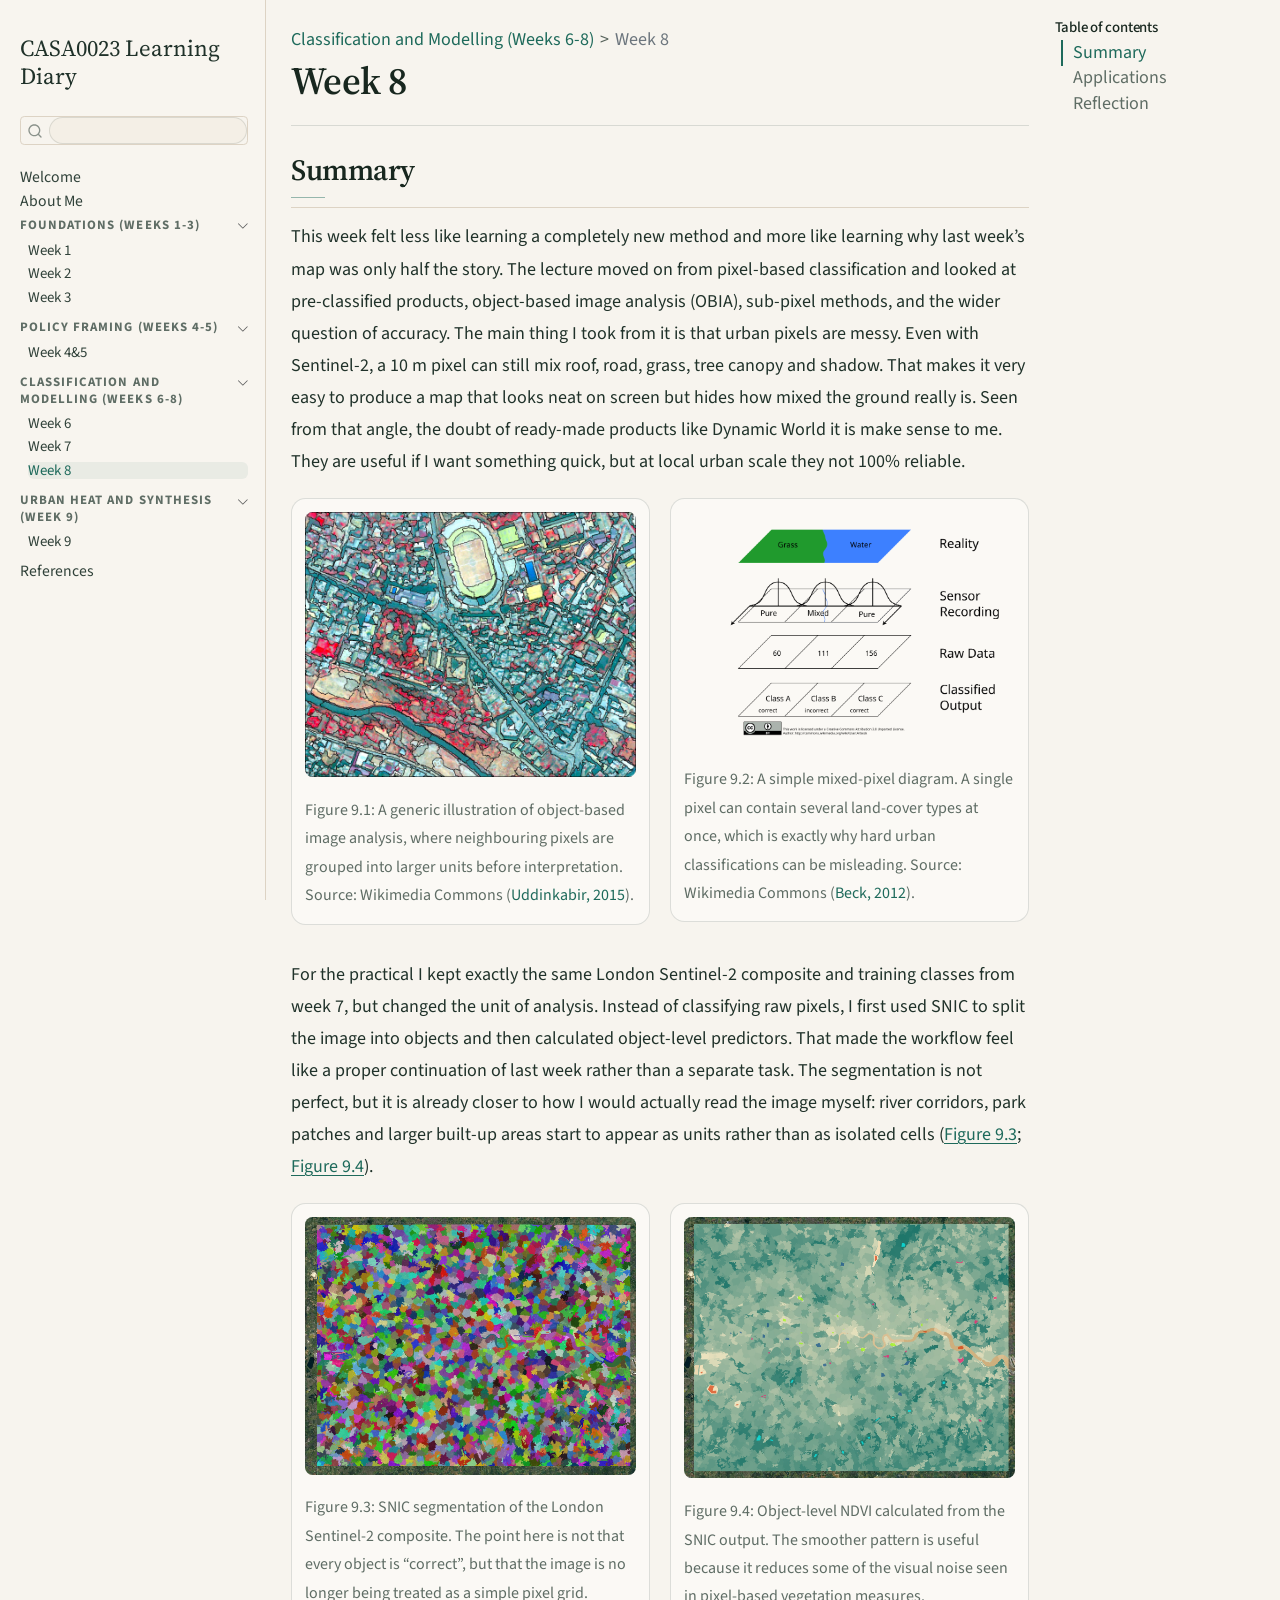
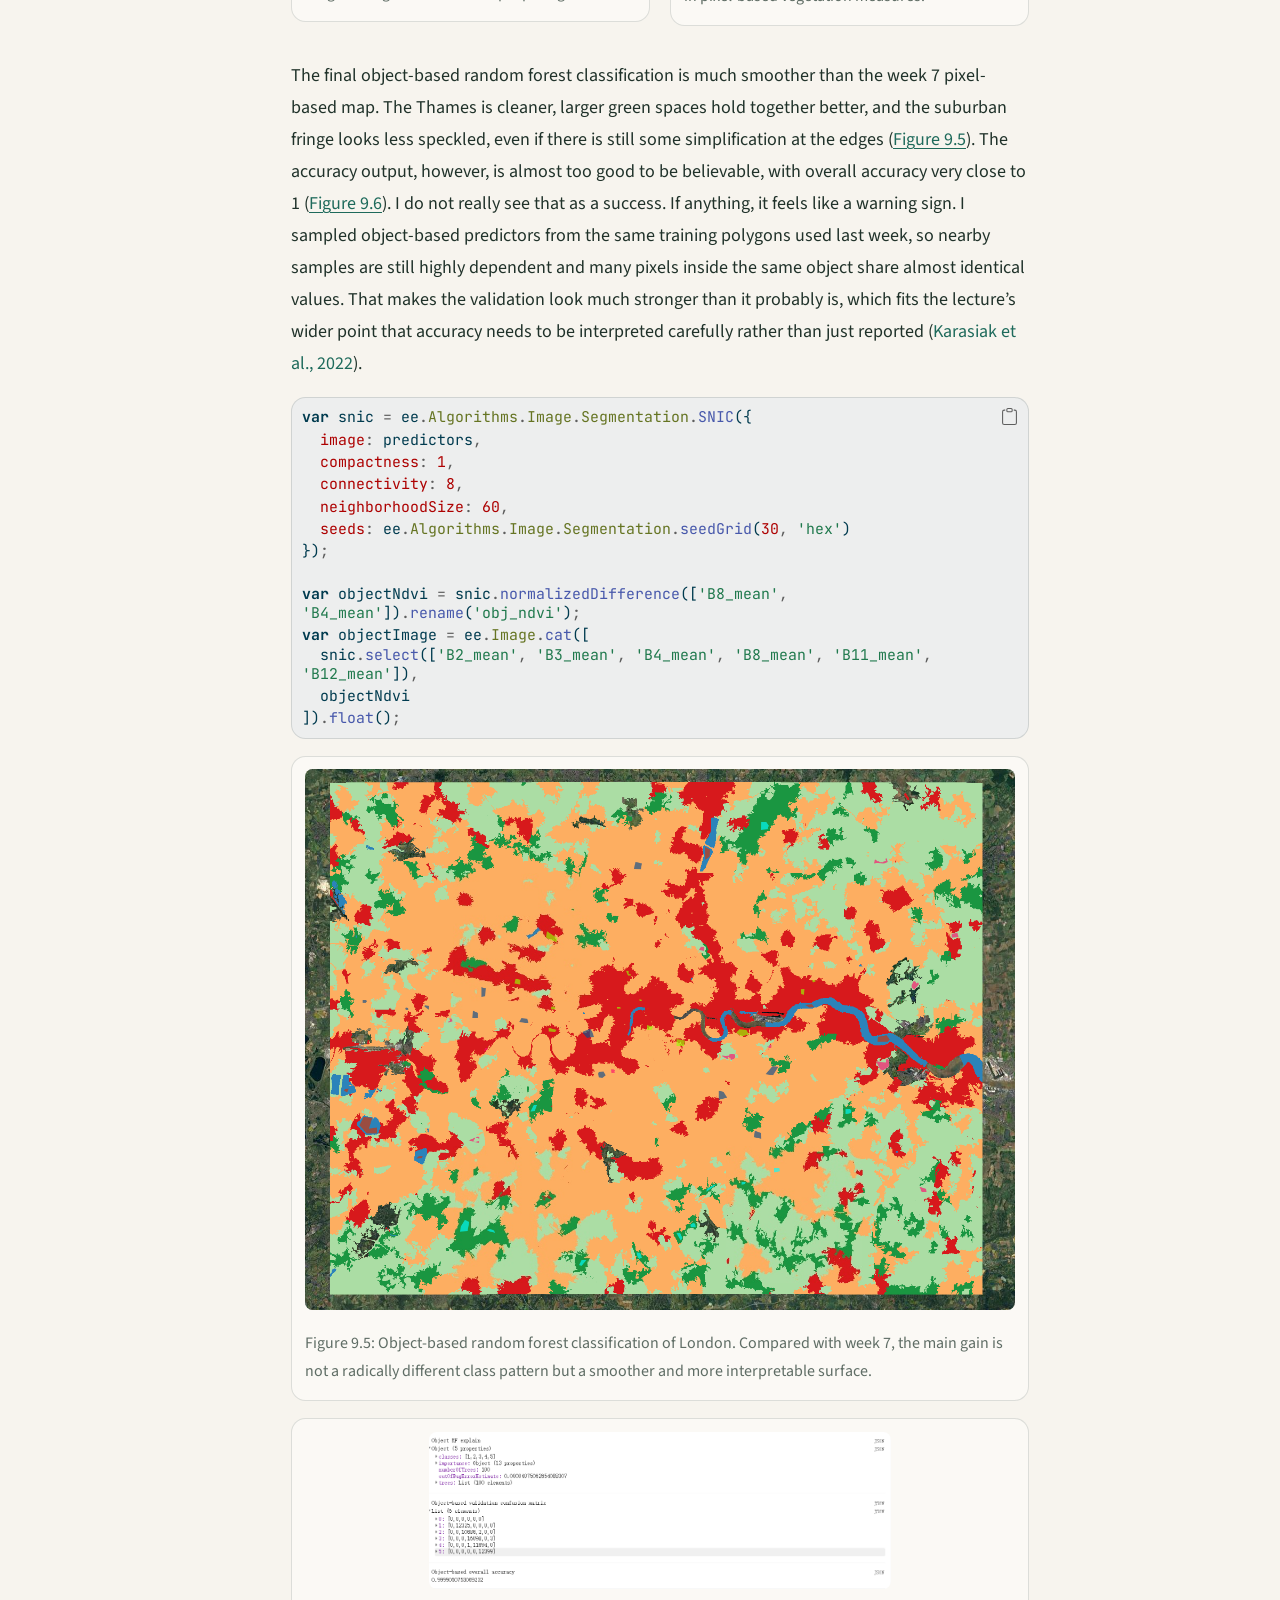
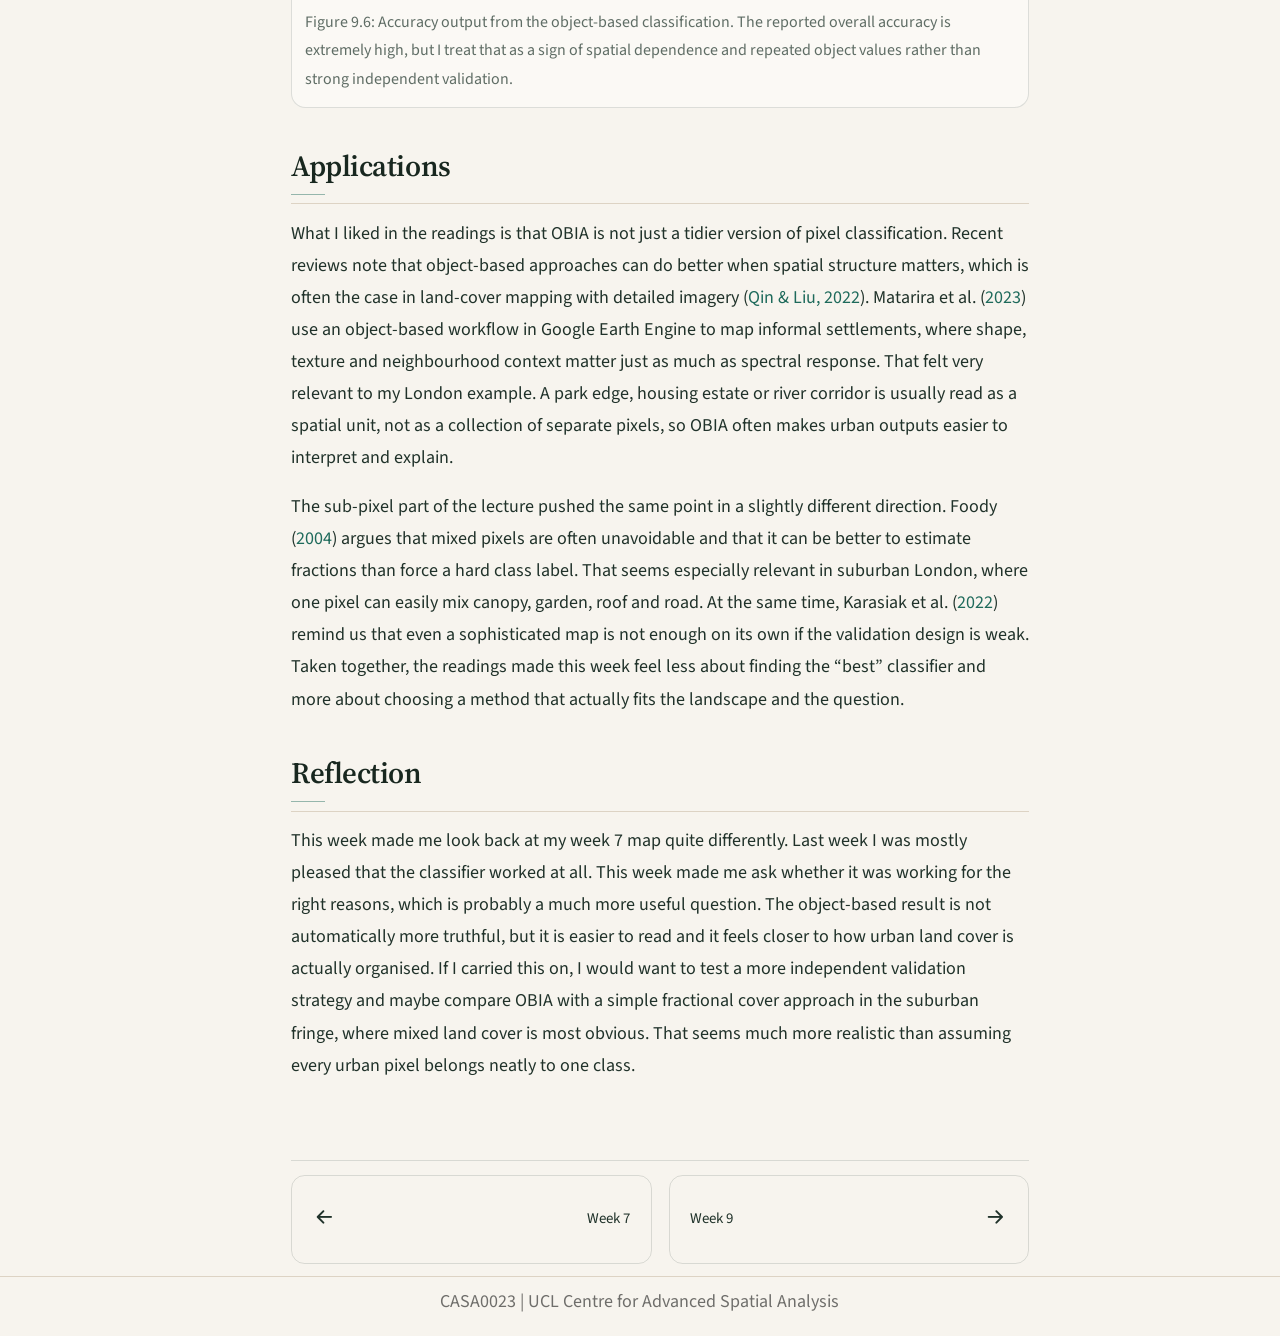
<file: docs/week 8.html>
<!DOCTYPE html>
<html xmlns="http://www.w3.org/1999/xhtml" lang="en" xml:lang="en"><head>

<meta charset="utf-8">
<meta name="generator" content="quarto-1.8.27">

<meta name="viewport" content="width=device-width, initial-scale=1.0, user-scalable=yes">


<title>Week 8 – CASA0023 Learning Diary</title>
<style>
code{white-space: pre-wrap;}
span.smallcaps{font-variant: small-caps;}
div.columns{display: flex; gap: min(4vw, 1.5em);}
div.column{flex: auto; overflow-x: auto;}
div.hanging-indent{margin-left: 1.5em; text-indent: -1.5em;}
ul.task-list{list-style: none;}
ul.task-list li input[type="checkbox"] {
  width: 0.8em;
  margin: 0 0.8em 0.2em -1em; /* quarto-specific, see https://github.com/quarto-dev/quarto-cli/issues/4556 */ 
  vertical-align: middle;
}
/* CSS for syntax highlighting */
html { -webkit-text-size-adjust: 100%; }
pre > code.sourceCode { white-space: pre; position: relative; }
pre > code.sourceCode > span { display: inline-block; line-height: 1.25; }
pre > code.sourceCode > span:empty { height: 1.2em; }
.sourceCode { overflow: visible; }
code.sourceCode > span { color: inherit; text-decoration: inherit; }
div.sourceCode { margin: 1em 0; }
pre.sourceCode { margin: 0; }
@media screen {
div.sourceCode { overflow: auto; }
}
@media print {
pre > code.sourceCode { white-space: pre-wrap; }
pre > code.sourceCode > span { text-indent: -5em; padding-left: 5em; }
}
pre.numberSource code
  { counter-reset: source-line 0; }
pre.numberSource code > span
  { position: relative; left: -4em; counter-increment: source-line; }
pre.numberSource code > span > a:first-child::before
  { content: counter(source-line);
    position: relative; left: -1em; text-align: right; vertical-align: baseline;
    border: none; display: inline-block;
    -webkit-touch-callout: none; -webkit-user-select: none;
    -khtml-user-select: none; -moz-user-select: none;
    -ms-user-select: none; user-select: none;
    padding: 0 4px; width: 4em;
  }
pre.numberSource { margin-left: 3em;  padding-left: 4px; }
div.sourceCode
  {   }
@media screen {
pre > code.sourceCode > span > a:first-child::before { text-decoration: underline; }
}
/* CSS for citations */
div.csl-bib-body { }
div.csl-entry {
  clear: both;
  margin-bottom: 0em;
}
.hanging-indent div.csl-entry {
  margin-left:2em;
  text-indent:-2em;
}
div.csl-left-margin {
  min-width:2em;
  float:left;
}
div.csl-right-inline {
  margin-left:2em;
  padding-left:1em;
}
div.csl-indent {
  margin-left: 2em;
}</style>


<script src="site_libs/quarto-nav/quarto-nav.js"></script>
<script src="site_libs/quarto-nav/headroom.min.js"></script>
<script src="site_libs/clipboard/clipboard.min.js"></script>
<script src="site_libs/quarto-search/autocomplete.umd.js"></script>
<script src="site_libs/quarto-search/fuse.min.js"></script>
<script src="site_libs/quarto-search/quarto-search.js"></script>
<meta name="quarto:offset" content="./">
<link href="./week 9.html" rel="next">
<link href="./week 7.html" rel="prev">
<script src="site_libs/quarto-html/quarto.js" type="module"></script>
<script src="site_libs/quarto-html/tabsets/tabsets.js" type="module"></script>
<script src="site_libs/quarto-html/axe/axe-check.js" type="module"></script>
<script src="site_libs/quarto-html/popper.min.js"></script>
<script src="site_libs/quarto-html/tippy.umd.min.js"></script>
<script src="site_libs/quarto-html/anchor.min.js"></script>
<link href="site_libs/quarto-html/tippy.css" rel="stylesheet">
<link href="site_libs/quarto-html/quarto-syntax-highlighting-dc8a987af0c04ed126583a3be4d7e66c.css" rel="stylesheet" id="quarto-text-highlighting-styles">
<script src="site_libs/bootstrap/bootstrap.min.js"></script>
<link href="site_libs/bootstrap/bootstrap-icons.css" rel="stylesheet">
<link href="site_libs/bootstrap/bootstrap-d447660303c5013b4537fbd103b63b3c.min.css" rel="stylesheet" append-hash="true" id="quarto-bootstrap" data-mode="light">
<script id="quarto-search-options" type="application/json">{
  "location": "sidebar",
  "copy-button": false,
  "collapse-after": 3,
  "panel-placement": "start",
  "type": "textbox",
  "limit": 50,
  "keyboard-shortcut": [
    "f",
    "/",
    "s"
  ],
  "show-item-context": false,
  "language": {
    "search-no-results-text": "No results",
    "search-matching-documents-text": "matching documents",
    "search-copy-link-title": "Copy link to search",
    "search-hide-matches-text": "Hide additional matches",
    "search-more-match-text": "more match in this document",
    "search-more-matches-text": "more matches in this document",
    "search-clear-button-title": "Clear",
    "search-text-placeholder": "",
    "search-detached-cancel-button-title": "Cancel",
    "search-submit-button-title": "Submit",
    "search-label": "Search"
  }
}</script>
<style>html{ scroll-behavior: smooth; }</style>


</head>

<body class="nav-sidebar docked quarto-light">

<div id="quarto-search-results"></div>
  <header id="quarto-header" class="headroom fixed-top">
  <nav class="quarto-secondary-nav">
    <div class="container-fluid d-flex">
      <button type="button" class="quarto-btn-toggle btn" data-bs-toggle="collapse" role="button" data-bs-target=".quarto-sidebar-collapse-item" aria-controls="quarto-sidebar" aria-expanded="false" aria-label="Toggle sidebar navigation" onclick="if (window.quartoToggleHeadroom) { window.quartoToggleHeadroom(); }">
        <i class="bi bi-layout-text-sidebar-reverse"></i>
      </button>
        <nav class="quarto-page-breadcrumbs" aria-label="breadcrumb"><ol class="breadcrumb"><li class="breadcrumb-item"><a href="./week 6.html">Classification and Modelling (Weeks 6-8)</a></li><li class="breadcrumb-item"><a href="./week 8.html"><span class="chapter-title">Week 8</span></a></li></ol></nav>
        <a class="flex-grow-1" role="navigation" data-bs-toggle="collapse" data-bs-target=".quarto-sidebar-collapse-item" aria-controls="quarto-sidebar" aria-expanded="false" aria-label="Toggle sidebar navigation" onclick="if (window.quartoToggleHeadroom) { window.quartoToggleHeadroom(); }">      
        </a>
      <button type="button" class="btn quarto-search-button" aria-label="Search" onclick="window.quartoOpenSearch();">
        <i class="bi bi-search"></i>
      </button>
    </div>
  </nav>
</header>
<!-- content -->
<div id="quarto-content" class="quarto-container page-columns page-rows-contents page-layout-article">
<!-- sidebar -->
  <nav id="quarto-sidebar" class="sidebar collapse collapse-horizontal quarto-sidebar-collapse-item sidebar-navigation docked overflow-auto">
    <div class="pt-lg-2 mt-2 text-left sidebar-header">
    <div class="sidebar-title mb-0 py-0">
      <a href="./">CASA0023 Learning Diary</a> 
    </div>
      </div>
        <div class="mt-2 flex-shrink-0 align-items-center">
        <div class="sidebar-search">
        <div id="quarto-search" class="" title="Search"></div>
        </div>
        </div>
    <div class="sidebar-menu-container"> 
    <ul class="list-unstyled mt-1">
        <li class="sidebar-item">
  <div class="sidebar-item-container"> 
  <a href="./index.html" class="sidebar-item-text sidebar-link"><span class="chapter-title">Welcome</span></a>
  </div>
</li>
        <li class="sidebar-item">
  <div class="sidebar-item-container"> 
  <a href="./intro.html" class="sidebar-item-text sidebar-link"><span class="chapter-title">About Me</span></a>
  </div>
</li>
        <li class="sidebar-item sidebar-item-section">
      <div class="sidebar-item-container"> 
            <a class="sidebar-item-text sidebar-link text-start" data-bs-toggle="collapse" data-bs-target="#quarto-sidebar-section-1" role="navigation" aria-expanded="true">
 <span class="menu-text">Foundations (Weeks 1-3)</span></a>
          <a class="sidebar-item-toggle text-start" data-bs-toggle="collapse" data-bs-target="#quarto-sidebar-section-1" role="navigation" aria-expanded="true" aria-label="Toggle section">
            <i class="bi bi-chevron-right ms-2"></i>
          </a> 
      </div>
      <ul id="quarto-sidebar-section-1" class="collapse list-unstyled sidebar-section depth1 show">  
          <li class="sidebar-item">
  <div class="sidebar-item-container"> 
  <a href="./week 1.html" class="sidebar-item-text sidebar-link"><span class="chapter-title">Week 1</span></a>
  </div>
</li>
          <li class="sidebar-item">
  <div class="sidebar-item-container"> 
  <a href="./week 2.html" class="sidebar-item-text sidebar-link"><span class="chapter-title">Week 2</span></a>
  </div>
</li>
          <li class="sidebar-item">
  <div class="sidebar-item-container"> 
  <a href="./week 3.html" class="sidebar-item-text sidebar-link"><span class="chapter-title">Week 3</span></a>
  </div>
</li>
      </ul>
  </li>
        <li class="sidebar-item sidebar-item-section">
      <div class="sidebar-item-container"> 
            <a class="sidebar-item-text sidebar-link text-start" data-bs-toggle="collapse" data-bs-target="#quarto-sidebar-section-2" role="navigation" aria-expanded="true">
 <span class="menu-text">Policy Framing (Weeks 4-5)</span></a>
          <a class="sidebar-item-toggle text-start" data-bs-toggle="collapse" data-bs-target="#quarto-sidebar-section-2" role="navigation" aria-expanded="true" aria-label="Toggle section">
            <i class="bi bi-chevron-right ms-2"></i>
          </a> 
      </div>
      <ul id="quarto-sidebar-section-2" class="collapse list-unstyled sidebar-section depth1 show">  
          <li class="sidebar-item">
  <div class="sidebar-item-container"> 
  <a href="./week 4&amp;5.html" class="sidebar-item-text sidebar-link"><span class="chapter-title">Week 4&amp;5</span></a>
  </div>
</li>
      </ul>
  </li>
        <li class="sidebar-item sidebar-item-section">
      <div class="sidebar-item-container"> 
            <a class="sidebar-item-text sidebar-link text-start" data-bs-toggle="collapse" data-bs-target="#quarto-sidebar-section-3" role="navigation" aria-expanded="true">
 <span class="menu-text">Classification and Modelling (Weeks 6-8)</span></a>
          <a class="sidebar-item-toggle text-start" data-bs-toggle="collapse" data-bs-target="#quarto-sidebar-section-3" role="navigation" aria-expanded="true" aria-label="Toggle section">
            <i class="bi bi-chevron-right ms-2"></i>
          </a> 
      </div>
      <ul id="quarto-sidebar-section-3" class="collapse list-unstyled sidebar-section depth1 show">  
          <li class="sidebar-item">
  <div class="sidebar-item-container"> 
  <a href="./week 6.html" class="sidebar-item-text sidebar-link"><span class="chapter-title">Week 6</span></a>
  </div>
</li>
          <li class="sidebar-item">
  <div class="sidebar-item-container"> 
  <a href="./week 7.html" class="sidebar-item-text sidebar-link"><span class="chapter-title">Week 7</span></a>
  </div>
</li>
          <li class="sidebar-item">
  <div class="sidebar-item-container"> 
  <a href="./week 8.html" class="sidebar-item-text sidebar-link active"><span class="chapter-title">Week 8</span></a>
  </div>
</li>
      </ul>
  </li>
        <li class="sidebar-item sidebar-item-section">
      <div class="sidebar-item-container"> 
            <a class="sidebar-item-text sidebar-link text-start" data-bs-toggle="collapse" data-bs-target="#quarto-sidebar-section-4" role="navigation" aria-expanded="true">
 <span class="menu-text">Urban Heat and Synthesis (Week 9)</span></a>
          <a class="sidebar-item-toggle text-start" data-bs-toggle="collapse" data-bs-target="#quarto-sidebar-section-4" role="navigation" aria-expanded="true" aria-label="Toggle section">
            <i class="bi bi-chevron-right ms-2"></i>
          </a> 
      </div>
      <ul id="quarto-sidebar-section-4" class="collapse list-unstyled sidebar-section depth1 show">  
          <li class="sidebar-item">
  <div class="sidebar-item-container"> 
  <a href="./week 9.html" class="sidebar-item-text sidebar-link"><span class="chapter-title">Week 9</span></a>
  </div>
</li>
      </ul>
  </li>
        <li class="sidebar-item">
  <div class="sidebar-item-container"> 
  <a href="./references.html" class="sidebar-item-text sidebar-link">
 <span class="menu-text">References</span></a>
  </div>
</li>
    </ul>
    </div>
</nav>
<div id="quarto-sidebar-glass" class="quarto-sidebar-collapse-item" data-bs-toggle="collapse" data-bs-target=".quarto-sidebar-collapse-item"></div>
<!-- margin-sidebar -->
    <div id="quarto-margin-sidebar" class="sidebar margin-sidebar">
        <nav id="TOC" role="doc-toc" class="toc-active">
    <h2 id="toc-title">Table of contents</h2>
   
  <ul>
  <li><a href="#summary" id="toc-summary" class="nav-link active" data-scroll-target="#summary">Summary</a></li>
  <li><a href="#applications" id="toc-applications" class="nav-link" data-scroll-target="#applications">Applications</a></li>
  <li><a href="#reflection" id="toc-reflection" class="nav-link" data-scroll-target="#reflection">Reflection</a></li>
  </ul>
</nav>
    </div>
<!-- main -->
<main class="content" id="quarto-document-content">

<header id="title-block-header" class="quarto-title-block default"><nav class="quarto-page-breadcrumbs quarto-title-breadcrumbs d-none d-lg-block" aria-label="breadcrumb"><ol class="breadcrumb"><li class="breadcrumb-item"><a href="./week 6.html">Classification and Modelling (Weeks 6-8)</a></li><li class="breadcrumb-item"><a href="./week 8.html"><span class="chapter-title">Week 8</span></a></li></ol></nav>
<div class="quarto-title">
<h1 class="title"><span class="chapter-title">Week 8</span></h1>
</div>



<div class="quarto-title-meta">

    
  
    
  </div>
  


</header>


<section id="summary" class="level2">
<h2 class="anchored" data-anchor-id="summary">Summary</h2>
<p>This week felt less like learning a completely new method and more like learning why last week’s map was only half the story. The lecture moved on from pixel-based classification and looked at pre-classified products, object-based image analysis (OBIA), sub-pixel methods, and the wider question of accuracy. The main thing I took from it is that urban pixels are messy. Even with Sentinel-2, a 10 m pixel can still mix roof, road, grass, tree canopy and shadow. That makes it very easy to produce a map that looks neat on screen but hides how mixed the ground really is. Seen from that angle, the doubt of ready-made products like Dynamic World it is make sense to me. They are useful if I want something quick, but at local urban scale they not 100% reliable.</p>
<div class="quarto-layout-panel" data-layout-ncol="2">
<div class="quarto-layout-row">
<div class="quarto-layout-cell" style="flex-basis: 50.0%;justify-content: flex-start;">
<div id="fig-week8-obia-concept" class="quarto-float quarto-figure quarto-figure-center anchored">
<figure class="quarto-float quarto-float-fig figure">
<div aria-describedby="fig-week8-obia-concept-caption-0ceaefa1-69ba-4598-a22c-09a6ac19f8ca">
<img src="img/week8/week8_object_based_image_analysis.jpg" class="img-fluid figure-img">
</div>
<figcaption class="quarto-float-caption-bottom quarto-float-caption quarto-float-fig" id="fig-week8-obia-concept-caption-0ceaefa1-69ba-4598-a22c-09a6ac19f8ca">
Figure&nbsp;9.1: A generic illustration of object-based image analysis, where neighbouring pixels are grouped into larger units before interpretation. Source: Wikimedia Commons <span class="citation" data-cites="wikimediaobia">(<a href="references.html#ref-wikimediaobia" role="doc-biblioref">Uddinkabir, 2015</a>)</span>.
</figcaption>
</figure>
</div>
</div>
<div class="quarto-layout-cell" style="flex-basis: 50.0%;justify-content: flex-start;">
<div id="fig-week8-mixed" class="quarto-float quarto-figure quarto-figure-center anchored">
<figure class="quarto-float quarto-float-fig figure">
<div aria-describedby="fig-week8-mixed-caption-0ceaefa1-69ba-4598-a22c-09a6ac19f8ca">
<img src="img/week8/week8_mixed_pixel.png" class="img-fluid figure-img">
</div>
<figcaption class="quarto-float-caption-bottom quarto-float-caption quarto-float-fig" id="fig-week8-mixed-caption-0ceaefa1-69ba-4598-a22c-09a6ac19f8ca">
Figure&nbsp;9.2: A simple mixed-pixel diagram. A single pixel can contain several land-cover types at once, which is exactly why hard urban classifications can be misleading. Source: Wikimedia Commons <span class="citation" data-cites="wikimediamixedpixel">(<a href="references.html#ref-wikimediamixedpixel" role="doc-biblioref">Beck, 2012</a>)</span>.
</figcaption>
</figure>
</div>
</div>
</div>
</div>
<p>For the practical I kept exactly the same London Sentinel-2 composite and training classes from week 7, but changed the unit of analysis. Instead of classifying raw pixels, I first used SNIC to split the image into objects and then calculated object-level predictors. That made the workflow feel like a proper continuation of last week rather than a separate task. The segmentation is not perfect, but it is already closer to how I would actually read the image myself: river corridors, park patches and larger built-up areas start to appear as units rather than as isolated cells (<a href="#fig-week8-snic" class="quarto-xref">Figure&nbsp;<span>9.3</span></a>; <a href="#fig-week8-ndvi" class="quarto-xref">Figure&nbsp;<span>9.4</span></a>).</p>
<div class="quarto-layout-panel" data-layout-ncol="2">
<div class="quarto-layout-row">
<div class="quarto-layout-cell" style="flex-basis: 50.0%;justify-content: flex-start;">
<div id="fig-week8-snic" class="quarto-float quarto-figure quarto-figure-center anchored">
<figure class="quarto-float quarto-float-fig figure">
<div aria-describedby="fig-week8-snic-caption-0ceaefa1-69ba-4598-a22c-09a6ac19f8ca">
<img src="img/week8/week8_london_snic_segments.png" class="img-fluid figure-img">
</div>
<figcaption class="quarto-float-caption-bottom quarto-float-caption quarto-float-fig" id="fig-week8-snic-caption-0ceaefa1-69ba-4598-a22c-09a6ac19f8ca">
Figure&nbsp;9.3: SNIC segmentation of the London Sentinel-2 composite. The point here is not that every object is “correct”, but that the image is no longer being treated as a simple pixel grid.
</figcaption>
</figure>
</div>
</div>
<div class="quarto-layout-cell" style="flex-basis: 50.0%;justify-content: flex-start;">
<div id="fig-week8-ndvi" class="quarto-float quarto-figure quarto-figure-center anchored">
<figure class="quarto-float quarto-float-fig figure">
<div aria-describedby="fig-week8-ndvi-caption-0ceaefa1-69ba-4598-a22c-09a6ac19f8ca">
<img src="img/week8/week8_london_object_ndvi.png" class="img-fluid figure-img">
</div>
<figcaption class="quarto-float-caption-bottom quarto-float-caption quarto-float-fig" id="fig-week8-ndvi-caption-0ceaefa1-69ba-4598-a22c-09a6ac19f8ca">
Figure&nbsp;9.4: Object-level NDVI calculated from the SNIC output. The smoother pattern is useful because it reduces some of the visual noise seen in pixel-based vegetation measures.
</figcaption>
</figure>
</div>
</div>
</div>
</div>
<p>The final object-based random forest classification is much smoother than the week 7 pixel-based map. The Thames is cleaner, larger green spaces hold together better, and the suburban fringe looks less speckled, even if there is still some simplification at the edges (<a href="#fig-week8-rf" class="quarto-xref">Figure&nbsp;<span>9.5</span></a>). The accuracy output, however, is almost too good to be believable, with overall accuracy very close to 1 (<a href="#fig-week8-accuracy" class="quarto-xref">Figure&nbsp;<span>9.6</span></a>). I do not really see that as a success. If anything, it feels like a warning sign. I sampled object-based predictors from the same training polygons used last week, so nearby samples are still highly dependent and many pixels inside the same object share almost identical values. That makes the validation look much stronger than it probably is, which fits the lecture’s wider point that accuracy needs to be interpreted carefully rather than just reported <span class="citation" data-cites="karasiak2022">(<a href="references.html#ref-karasiak2022" role="doc-biblioref">Karasiak et al., 2022</a>)</span>.</p>
<div class="code-copy-outer-scaffold"><div class="sourceCode" id="cb1"><pre class="sourceCode javascript code-with-copy"><code class="sourceCode javascript"><span id="cb1-1"><a href="#cb1-1" aria-hidden="true" tabindex="-1"></a><span class="kw">var</span> snic <span class="op">=</span> ee<span class="op">.</span><span class="at">Algorithms</span><span class="op">.</span><span class="at">Image</span><span class="op">.</span><span class="at">Segmentation</span><span class="op">.</span><span class="fu">SNIC</span>({</span>
<span id="cb1-2"><a href="#cb1-2" aria-hidden="true" tabindex="-1"></a>  <span class="dt">image</span><span class="op">:</span> predictors<span class="op">,</span></span>
<span id="cb1-3"><a href="#cb1-3" aria-hidden="true" tabindex="-1"></a>  <span class="dt">compactness</span><span class="op">:</span> <span class="dv">1</span><span class="op">,</span></span>
<span id="cb1-4"><a href="#cb1-4" aria-hidden="true" tabindex="-1"></a>  <span class="dt">connectivity</span><span class="op">:</span> <span class="dv">8</span><span class="op">,</span></span>
<span id="cb1-5"><a href="#cb1-5" aria-hidden="true" tabindex="-1"></a>  <span class="dt">neighborhoodSize</span><span class="op">:</span> <span class="dv">60</span><span class="op">,</span></span>
<span id="cb1-6"><a href="#cb1-6" aria-hidden="true" tabindex="-1"></a>  <span class="dt">seeds</span><span class="op">:</span> ee<span class="op">.</span><span class="at">Algorithms</span><span class="op">.</span><span class="at">Image</span><span class="op">.</span><span class="at">Segmentation</span><span class="op">.</span><span class="fu">seedGrid</span>(<span class="dv">30</span><span class="op">,</span> <span class="st">'hex'</span>)</span>
<span id="cb1-7"><a href="#cb1-7" aria-hidden="true" tabindex="-1"></a>})<span class="op">;</span></span>
<span id="cb1-8"><a href="#cb1-8" aria-hidden="true" tabindex="-1"></a></span>
<span id="cb1-9"><a href="#cb1-9" aria-hidden="true" tabindex="-1"></a><span class="kw">var</span> objectNdvi <span class="op">=</span> snic<span class="op">.</span><span class="fu">normalizedDifference</span>([<span class="st">'B8_mean'</span><span class="op">,</span> <span class="st">'B4_mean'</span>])<span class="op">.</span><span class="fu">rename</span>(<span class="st">'obj_ndvi'</span>)<span class="op">;</span></span>
<span id="cb1-10"><a href="#cb1-10" aria-hidden="true" tabindex="-1"></a><span class="kw">var</span> objectImage <span class="op">=</span> ee<span class="op">.</span><span class="at">Image</span><span class="op">.</span><span class="fu">cat</span>([</span>
<span id="cb1-11"><a href="#cb1-11" aria-hidden="true" tabindex="-1"></a>  snic<span class="op">.</span><span class="fu">select</span>([<span class="st">'B2_mean'</span><span class="op">,</span> <span class="st">'B3_mean'</span><span class="op">,</span> <span class="st">'B4_mean'</span><span class="op">,</span> <span class="st">'B8_mean'</span><span class="op">,</span> <span class="st">'B11_mean'</span><span class="op">,</span> <span class="st">'B12_mean'</span>])<span class="op">,</span></span>
<span id="cb1-12"><a href="#cb1-12" aria-hidden="true" tabindex="-1"></a>  objectNdvi</span>
<span id="cb1-13"><a href="#cb1-13" aria-hidden="true" tabindex="-1"></a>])<span class="op">.</span><span class="fu">float</span>()<span class="op">;</span></span></code></pre></div><button title="Copy to Clipboard" class="code-copy-button"><i class="bi"></i></button></div>
<div id="fig-week8-rf" class="quarto-float quarto-figure quarto-figure-center anchored">
<figure class="quarto-float quarto-float-fig figure">
<div aria-describedby="fig-week8-rf-caption-0ceaefa1-69ba-4598-a22c-09a6ac19f8ca">
<img src="img/week8/week8_london_object_rf_classification.png" class="img-fluid figure-img">
</div>
<figcaption class="quarto-float-caption-bottom quarto-float-caption quarto-float-fig" id="fig-week8-rf-caption-0ceaefa1-69ba-4598-a22c-09a6ac19f8ca">
Figure&nbsp;9.5: Object-based random forest classification of London. Compared with week 7, the main gain is not a radically different class pattern but a smoother and more interpretable surface.
</figcaption>
</figure>
</div>
<div id="fig-week8-accuracy" class="quarto-float quarto-figure quarto-figure-center anchored">
<figure class="quarto-float quarto-float-fig figure">
<div aria-describedby="fig-week8-accuracy-caption-0ceaefa1-69ba-4598-a22c-09a6ac19f8ca">
<img src="img/week8/week8_london_object_accuracy_console.png" class="img-fluid figure-img" style="width:65.0%">
</div>
<figcaption class="quarto-float-caption-bottom quarto-float-caption quarto-float-fig" id="fig-week8-accuracy-caption-0ceaefa1-69ba-4598-a22c-09a6ac19f8ca">
Figure&nbsp;9.6: Accuracy output from the object-based classification. The reported overall accuracy is extremely high, but I treat that as a sign of spatial dependence and repeated object values rather than strong independent validation.
</figcaption>
</figure>
</div>
</section>
<section id="applications" class="level2">
<h2 class="anchored" data-anchor-id="applications">Applications</h2>
<p>What I liked in the readings is that OBIA is not just a tidier version of pixel classification. Recent reviews note that object-based approaches can do better when spatial structure matters, which is often the case in land-cover mapping with detailed imagery <span class="citation" data-cites="qinliu2022">(<a href="references.html#ref-qinliu2022" role="doc-biblioref">Qin &amp; Liu, 2022</a>)</span>. <span class="citation" data-cites="matarira2023">Matarira et al. (<a href="references.html#ref-matarira2023" role="doc-biblioref">2023</a>)</span> use an object-based workflow in Google Earth Engine to map informal settlements, where shape, texture and neighbourhood context matter just as much as spectral response. That felt very relevant to my London example. A park edge, housing estate or river corridor is usually read as a spatial unit, not as a collection of separate pixels, so OBIA often makes urban outputs easier to interpret and explain.</p>
<p>The sub-pixel part of the lecture pushed the same point in a slightly different direction. <span class="citation" data-cites="foody2004">Foody (<a href="references.html#ref-foody2004" role="doc-biblioref">2004</a>)</span> argues that mixed pixels are often unavoidable and that it can be better to estimate fractions than force a hard class label. That seems especially relevant in suburban London, where one pixel can easily mix canopy, garden, roof and road. At the same time, <span class="citation" data-cites="karasiak2022">Karasiak et al. (<a href="references.html#ref-karasiak2022" role="doc-biblioref">2022</a>)</span> remind us that even a sophisticated map is not enough on its own if the validation design is weak. Taken together, the readings made this week feel less about finding the “best” classifier and more about choosing a method that actually fits the landscape and the question.</p>
</section>
<section id="reflection" class="level2">
<h2 class="anchored" data-anchor-id="reflection">Reflection</h2>
<p>This week made me look back at my week 7 map quite differently. Last week I was mostly pleased that the classifier worked at all. This week made me ask whether it was working for the right reasons, which is probably a much more useful question. The object-based result is not automatically more truthful, but it is easier to read and it feels closer to how urban land cover is actually organised. If I carried this on, I would want to test a more independent validation strategy and maybe compare OBIA with a simple fractional cover approach in the suburban fringe, where mixed land cover is most obvious. That seems much more realistic than assuming every urban pixel belongs neatly to one class.</p>


<div id="refs" class="references csl-bib-body hanging-indent" data-entry-spacing="0" data-line-spacing="2" role="list" style="display: none">
<div id="ref-wikimediamixedpixel" class="csl-entry" role="listitem">
Beck, A. (2012). <em>Mixed pixel</em>. <a href="https://commons.wikimedia.org/wiki/File:Mixed_pixel.svg">https://commons.wikimedia.org/wiki/File:Mixed_pixel.svg</a>
</div>
<div id="ref-foody2004" class="csl-entry" role="listitem">
Foody, G. M. (2004). Sub-pixel methods in remote sensing. In S. M. de Jong &amp; F. D. van der Meer (Eds.), <em>Remote sensing image analysis: Including the spatial domain</em> (pp. 37–49). Springer.
</div>
<div id="ref-karasiak2022" class="csl-entry" role="listitem">
Karasiak, N., Dejoux, J.-F., Monteil, C., &amp; Sheeren, D. (2022). Spatial dependence between training and test sets: Another pitfall of classification accuracy assessment in remote sensing. <em>Machine Learning</em>, <em>111</em>(7), 2715–2740. <a href="https://doi.org/10.1007/s10994-021-05972-1">https://doi.org/10.1007/s10994-021-05972-1</a>
</div>
<div id="ref-matarira2023" class="csl-entry" role="listitem">
Matarira, D., Mutanga, O., Naidu, M., &amp; Vizzari, M. (2023). Object-based informal settlement mapping in google earth engine using the integration of sentinel-1, sentinel-2, and PlanetScope satellite data. <em>Land</em>, <em>12</em>(1), 99. <a href="https://doi.org/10.3390/land12010099">https://doi.org/10.3390/land12010099</a>
</div>
<div id="ref-qinliu2022" class="csl-entry" role="listitem">
Qin, R., &amp; Liu, T. (2022). A review of landcover classification with very-high resolution remotely sensed optical images—analysis unit, model scalability and transferability. <em>Remote Sensing</em>, <em>14</em>(3), 646. <a href="https://doi.org/10.3390/rs14030646">https://doi.org/10.3390/rs14030646</a>
</div>
<div id="ref-wikimediaobia" class="csl-entry" role="listitem">
Uddinkabir. (2015). <em>Object based image analysis</em>. <a href="https://commons.wikimedia.org/wiki/File:Object_based_image_analysis.jpg">https://commons.wikimedia.org/wiki/File:Object_based_image_analysis.jpg</a>
</div>
</div>
</section>

</main> <!-- /main -->
<script id="quarto-html-after-body" type="application/javascript">
  window.document.addEventListener("DOMContentLoaded", function (event) {
    const icon = "";
    const anchorJS = new window.AnchorJS();
    anchorJS.options = {
      placement: 'right',
      icon: icon
    };
    anchorJS.add('.anchored');
    const isCodeAnnotation = (el) => {
      for (const clz of el.classList) {
        if (clz.startsWith('code-annotation-')) {                     
          return true;
        }
      }
      return false;
    }
    const onCopySuccess = function(e) {
      // button target
      const button = e.trigger;
      // don't keep focus
      button.blur();
      // flash "checked"
      button.classList.add('code-copy-button-checked');
      var currentTitle = button.getAttribute("title");
      button.setAttribute("title", "Copied!");
      let tooltip;
      if (window.bootstrap) {
        button.setAttribute("data-bs-toggle", "tooltip");
        button.setAttribute("data-bs-placement", "left");
        button.setAttribute("data-bs-title", "Copied!");
        tooltip = new bootstrap.Tooltip(button, 
          { trigger: "manual", 
            customClass: "code-copy-button-tooltip",
            offset: [0, -8]});
        tooltip.show();    
      }
      setTimeout(function() {
        if (tooltip) {
          tooltip.hide();
          button.removeAttribute("data-bs-title");
          button.removeAttribute("data-bs-toggle");
          button.removeAttribute("data-bs-placement");
        }
        button.setAttribute("title", currentTitle);
        button.classList.remove('code-copy-button-checked');
      }, 1000);
      // clear code selection
      e.clearSelection();
    }
    const getTextToCopy = function(trigger) {
      const outerScaffold = trigger.parentElement.cloneNode(true);
      const codeEl = outerScaffold.querySelector('code');
      for (const childEl of codeEl.children) {
        if (isCodeAnnotation(childEl)) {
          childEl.remove();
        }
      }
      return codeEl.innerText;
    }
    const clipboard = new window.ClipboardJS('.code-copy-button:not([data-in-quarto-modal])', {
      text: getTextToCopy
    });
    clipboard.on('success', onCopySuccess);
    if (window.document.getElementById('quarto-embedded-source-code-modal')) {
      const clipboardModal = new window.ClipboardJS('.code-copy-button[data-in-quarto-modal]', {
        text: getTextToCopy,
        container: window.document.getElementById('quarto-embedded-source-code-modal')
      });
      clipboardModal.on('success', onCopySuccess);
    }
      var localhostRegex = new RegExp(/^(?:http|https):\/\/localhost\:?[0-9]*\//);
      var mailtoRegex = new RegExp(/^mailto:/);
        var filterRegex = new RegExp('/' + window.location.host + '/');
      var isInternal = (href) => {
          return filterRegex.test(href) || localhostRegex.test(href) || mailtoRegex.test(href);
      }
      // Inspect non-navigation links and adorn them if external
     var links = window.document.querySelectorAll('a[href]:not(.nav-link):not(.navbar-brand):not(.toc-action):not(.sidebar-link):not(.sidebar-item-toggle):not(.pagination-link):not(.no-external):not([aria-hidden]):not(.dropdown-item):not(.quarto-navigation-tool):not(.about-link)');
      for (var i=0; i<links.length; i++) {
        const link = links[i];
        if (!isInternal(link.href)) {
          // undo the damage that might have been done by quarto-nav.js in the case of
          // links that we want to consider external
          if (link.dataset.originalHref !== undefined) {
            link.href = link.dataset.originalHref;
          }
            // target, if specified
            link.setAttribute("target", "_blank");
            if (link.getAttribute("rel") === null) {
              link.setAttribute("rel", "noopener");
            }
        }
      }
    function tippyHover(el, contentFn, onTriggerFn, onUntriggerFn) {
      const config = {
        allowHTML: true,
        maxWidth: 500,
        delay: 100,
        arrow: false,
        appendTo: function(el) {
            return el.parentElement;
        },
        interactive: true,
        interactiveBorder: 10,
        theme: 'quarto',
        placement: 'bottom-start',
      };
      if (contentFn) {
        config.content = contentFn;
      }
      if (onTriggerFn) {
        config.onTrigger = onTriggerFn;
      }
      if (onUntriggerFn) {
        config.onUntrigger = onUntriggerFn;
      }
      window.tippy(el, config); 
    }
    const noterefs = window.document.querySelectorAll('a[role="doc-noteref"]');
    for (var i=0; i<noterefs.length; i++) {
      const ref = noterefs[i];
      tippyHover(ref, function() {
        // use id or data attribute instead here
        let href = ref.getAttribute('data-footnote-href') || ref.getAttribute('href');
        try { href = new URL(href).hash; } catch {}
        const id = href.replace(/^#\/?/, "");
        const note = window.document.getElementById(id);
        if (note) {
          return note.innerHTML;
        } else {
          return "";
        }
      });
    }
    const xrefs = window.document.querySelectorAll('a.quarto-xref');
    const processXRef = (id, note) => {
      // Strip column container classes
      const stripColumnClz = (el) => {
        el.classList.remove("page-full", "page-columns");
        if (el.children) {
          for (const child of el.children) {
            stripColumnClz(child);
          }
        }
      }
      stripColumnClz(note)
      if (id === null || id.startsWith('sec-')) {
        // Special case sections, only their first couple elements
        const container = document.createElement("div");
        if (note.children && note.children.length > 2) {
          container.appendChild(note.children[0].cloneNode(true));
          for (let i = 1; i < note.children.length; i++) {
            const child = note.children[i];
            if (child.tagName === "P" && child.innerText === "") {
              continue;
            } else {
              container.appendChild(child.cloneNode(true));
              break;
            }
          }
          if (window.Quarto?.typesetMath) {
            window.Quarto.typesetMath(container);
          }
          return container.innerHTML
        } else {
          if (window.Quarto?.typesetMath) {
            window.Quarto.typesetMath(note);
          }
          return note.innerHTML;
        }
      } else {
        // Remove any anchor links if they are present
        const anchorLink = note.querySelector('a.anchorjs-link');
        if (anchorLink) {
          anchorLink.remove();
        }
        if (window.Quarto?.typesetMath) {
          window.Quarto.typesetMath(note);
        }
        if (note.classList.contains("callout")) {
          return note.outerHTML;
        } else {
          return note.innerHTML;
        }
      }
    }
    for (var i=0; i<xrefs.length; i++) {
      const xref = xrefs[i];
      tippyHover(xref, undefined, function(instance) {
        instance.disable();
        let url = xref.getAttribute('href');
        let hash = undefined; 
        if (url.startsWith('#')) {
          hash = url;
        } else {
          try { hash = new URL(url).hash; } catch {}
        }
        if (hash) {
          const id = hash.replace(/^#\/?/, "");
          const note = window.document.getElementById(id);
          if (note !== null) {
            try {
              const html = processXRef(id, note.cloneNode(true));
              instance.setContent(html);
            } finally {
              instance.enable();
              instance.show();
            }
          } else {
            // See if we can fetch this
            fetch(url.split('#')[0])
            .then(res => res.text())
            .then(html => {
              const parser = new DOMParser();
              const htmlDoc = parser.parseFromString(html, "text/html");
              const note = htmlDoc.getElementById(id);
              if (note !== null) {
                const html = processXRef(id, note);
                instance.setContent(html);
              } 
            }).finally(() => {
              instance.enable();
              instance.show();
            });
          }
        } else {
          // See if we can fetch a full url (with no hash to target)
          // This is a special case and we should probably do some content thinning / targeting
          fetch(url)
          .then(res => res.text())
          .then(html => {
            const parser = new DOMParser();
            const htmlDoc = parser.parseFromString(html, "text/html");
            const note = htmlDoc.querySelector('main.content');
            if (note !== null) {
              // This should only happen for chapter cross references
              // (since there is no id in the URL)
              // remove the first header
              if (note.children.length > 0 && note.children[0].tagName === "HEADER") {
                note.children[0].remove();
              }
              const html = processXRef(null, note);
              instance.setContent(html);
            } 
          }).finally(() => {
            instance.enable();
            instance.show();
          });
        }
      }, function(instance) {
      });
    }
        let selectedAnnoteEl;
        const selectorForAnnotation = ( cell, annotation) => {
          let cellAttr = 'data-code-cell="' + cell + '"';
          let lineAttr = 'data-code-annotation="' +  annotation + '"';
          const selector = 'span[' + cellAttr + '][' + lineAttr + ']';
          return selector;
        }
        const selectCodeLines = (annoteEl) => {
          const doc = window.document;
          const targetCell = annoteEl.getAttribute("data-target-cell");
          const targetAnnotation = annoteEl.getAttribute("data-target-annotation");
          const annoteSpan = window.document.querySelector(selectorForAnnotation(targetCell, targetAnnotation));
          const lines = annoteSpan.getAttribute("data-code-lines").split(",");
          const lineIds = lines.map((line) => {
            return targetCell + "-" + line;
          })
          let top = null;
          let height = null;
          let parent = null;
          if (lineIds.length > 0) {
              //compute the position of the single el (top and bottom and make a div)
              const el = window.document.getElementById(lineIds[0]);
              top = el.offsetTop;
              height = el.offsetHeight;
              parent = el.parentElement.parentElement;
            if (lineIds.length > 1) {
              const lastEl = window.document.getElementById(lineIds[lineIds.length - 1]);
              const bottom = lastEl.offsetTop + lastEl.offsetHeight;
              height = bottom - top;
            }
            if (top !== null && height !== null && parent !== null) {
              // cook up a div (if necessary) and position it 
              let div = window.document.getElementById("code-annotation-line-highlight");
              if (div === null) {
                div = window.document.createElement("div");
                div.setAttribute("id", "code-annotation-line-highlight");
                div.style.position = 'absolute';
                parent.appendChild(div);
              }
              div.style.top = top - 2 + "px";
              div.style.height = height + 4 + "px";
              div.style.left = 0;
              let gutterDiv = window.document.getElementById("code-annotation-line-highlight-gutter");
              if (gutterDiv === null) {
                gutterDiv = window.document.createElement("div");
                gutterDiv.setAttribute("id", "code-annotation-line-highlight-gutter");
                gutterDiv.style.position = 'absolute';
                const codeCell = window.document.getElementById(targetCell);
                const gutter = codeCell.querySelector('.code-annotation-gutter');
                gutter.appendChild(gutterDiv);
              }
              gutterDiv.style.top = top - 2 + "px";
              gutterDiv.style.height = height + 4 + "px";
            }
            selectedAnnoteEl = annoteEl;
          }
        };
        const unselectCodeLines = () => {
          const elementsIds = ["code-annotation-line-highlight", "code-annotation-line-highlight-gutter"];
          elementsIds.forEach((elId) => {
            const div = window.document.getElementById(elId);
            if (div) {
              div.remove();
            }
          });
          selectedAnnoteEl = undefined;
        };
          // Handle positioning of the toggle
      window.addEventListener(
        "resize",
        throttle(() => {
          elRect = undefined;
          if (selectedAnnoteEl) {
            selectCodeLines(selectedAnnoteEl);
          }
        }, 10)
      );
      function throttle(fn, ms) {
      let throttle = false;
      let timer;
        return (...args) => {
          if(!throttle) { // first call gets through
              fn.apply(this, args);
              throttle = true;
          } else { // all the others get throttled
              if(timer) clearTimeout(timer); // cancel #2
              timer = setTimeout(() => {
                fn.apply(this, args);
                timer = throttle = false;
              }, ms);
          }
        };
      }
        // Attach click handler to the DT
        const annoteDls = window.document.querySelectorAll('dt[data-target-cell]');
        for (const annoteDlNode of annoteDls) {
          annoteDlNode.addEventListener('click', (event) => {
            const clickedEl = event.target;
            if (clickedEl !== selectedAnnoteEl) {
              unselectCodeLines();
              const activeEl = window.document.querySelector('dt[data-target-cell].code-annotation-active');
              if (activeEl) {
                activeEl.classList.remove('code-annotation-active');
              }
              selectCodeLines(clickedEl);
              clickedEl.classList.add('code-annotation-active');
            } else {
              // Unselect the line
              unselectCodeLines();
              clickedEl.classList.remove('code-annotation-active');
            }
          });
        }
    const findCites = (el) => {
      const parentEl = el.parentElement;
      if (parentEl) {
        const cites = parentEl.dataset.cites;
        if (cites) {
          return {
            el,
            cites: cites.split(' ')
          };
        } else {
          return findCites(el.parentElement)
        }
      } else {
        return undefined;
      }
    };
    var bibliorefs = window.document.querySelectorAll('a[role="doc-biblioref"]');
    for (var i=0; i<bibliorefs.length; i++) {
      const ref = bibliorefs[i];
      const citeInfo = findCites(ref);
      if (citeInfo) {
        tippyHover(citeInfo.el, function() {
          var popup = window.document.createElement('div');
          citeInfo.cites.forEach(function(cite) {
            var citeDiv = window.document.createElement('div');
            citeDiv.classList.add('hanging-indent');
            citeDiv.classList.add('csl-entry');
            var biblioDiv = window.document.getElementById('ref-' + cite);
            if (biblioDiv) {
              citeDiv.innerHTML = biblioDiv.innerHTML;
            }
            popup.appendChild(citeDiv);
          });
          return popup.innerHTML;
        });
      }
    }
  });
  </script>
<nav class="page-navigation">
  <div class="nav-page nav-page-previous">
      <a href="./week 7.html" class="pagination-link" aria-label="Week 7">
        <i class="bi bi-arrow-left-short"></i> <span class="nav-page-text"><span class="chapter-title">Week 7</span></span>
      </a>          
  </div>
  <div class="nav-page nav-page-next">
      <a href="./week 9.html" class="pagination-link" aria-label="Week 9">
        <span class="nav-page-text"><span class="chapter-title">Week 9</span></span> <i class="bi bi-arrow-right-short"></i>
      </a>
  </div>
</nav>
</div> <!-- /content -->
<footer class="footer">
  <div class="nav-footer">
    <div class="nav-footer-left">
      &nbsp;
    </div>   
    <div class="nav-footer-center">
<p>CASA0023 | UCL Centre for Advanced Spatial Analysis</p>
</div>
    <div class="nav-footer-right">
      &nbsp;
    </div>
  </div>
</footer>




<script src="site_libs/quarto-html/zenscroll-min.js"></script>
</body></html>
</file>
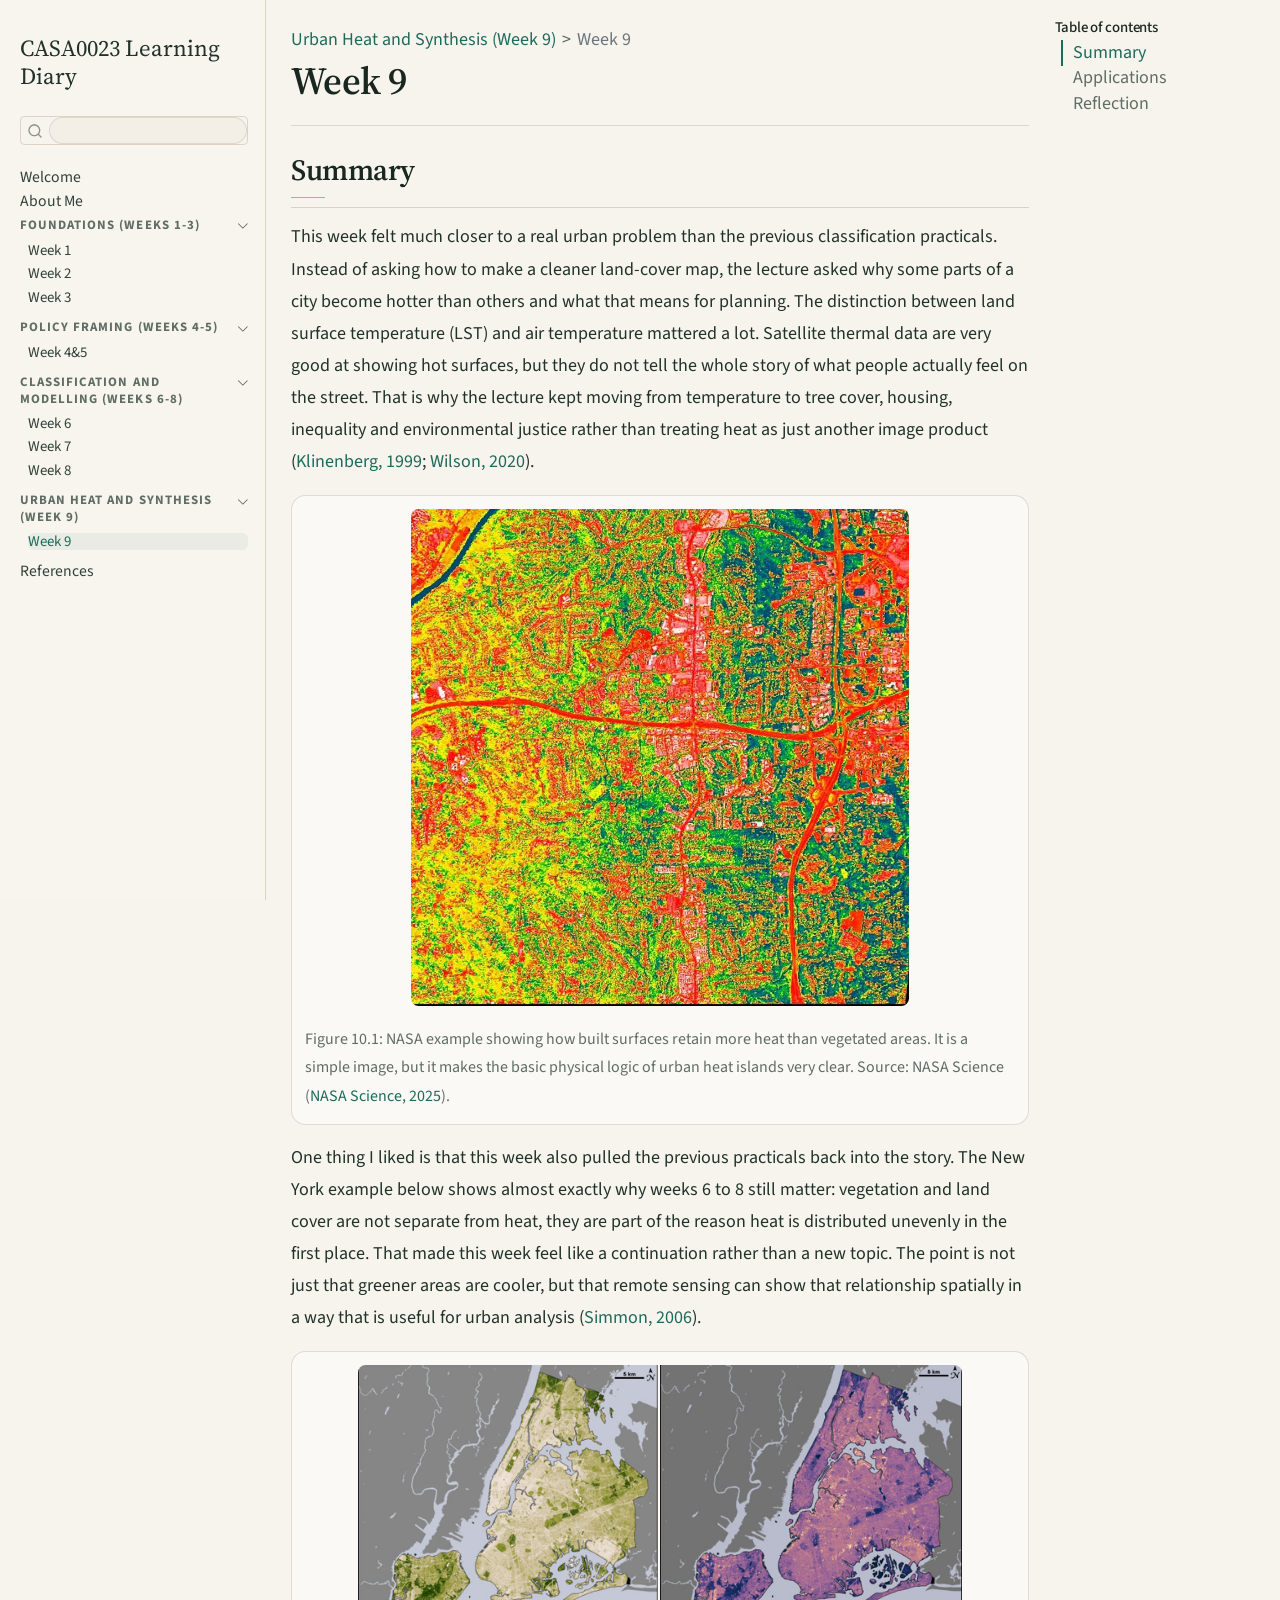
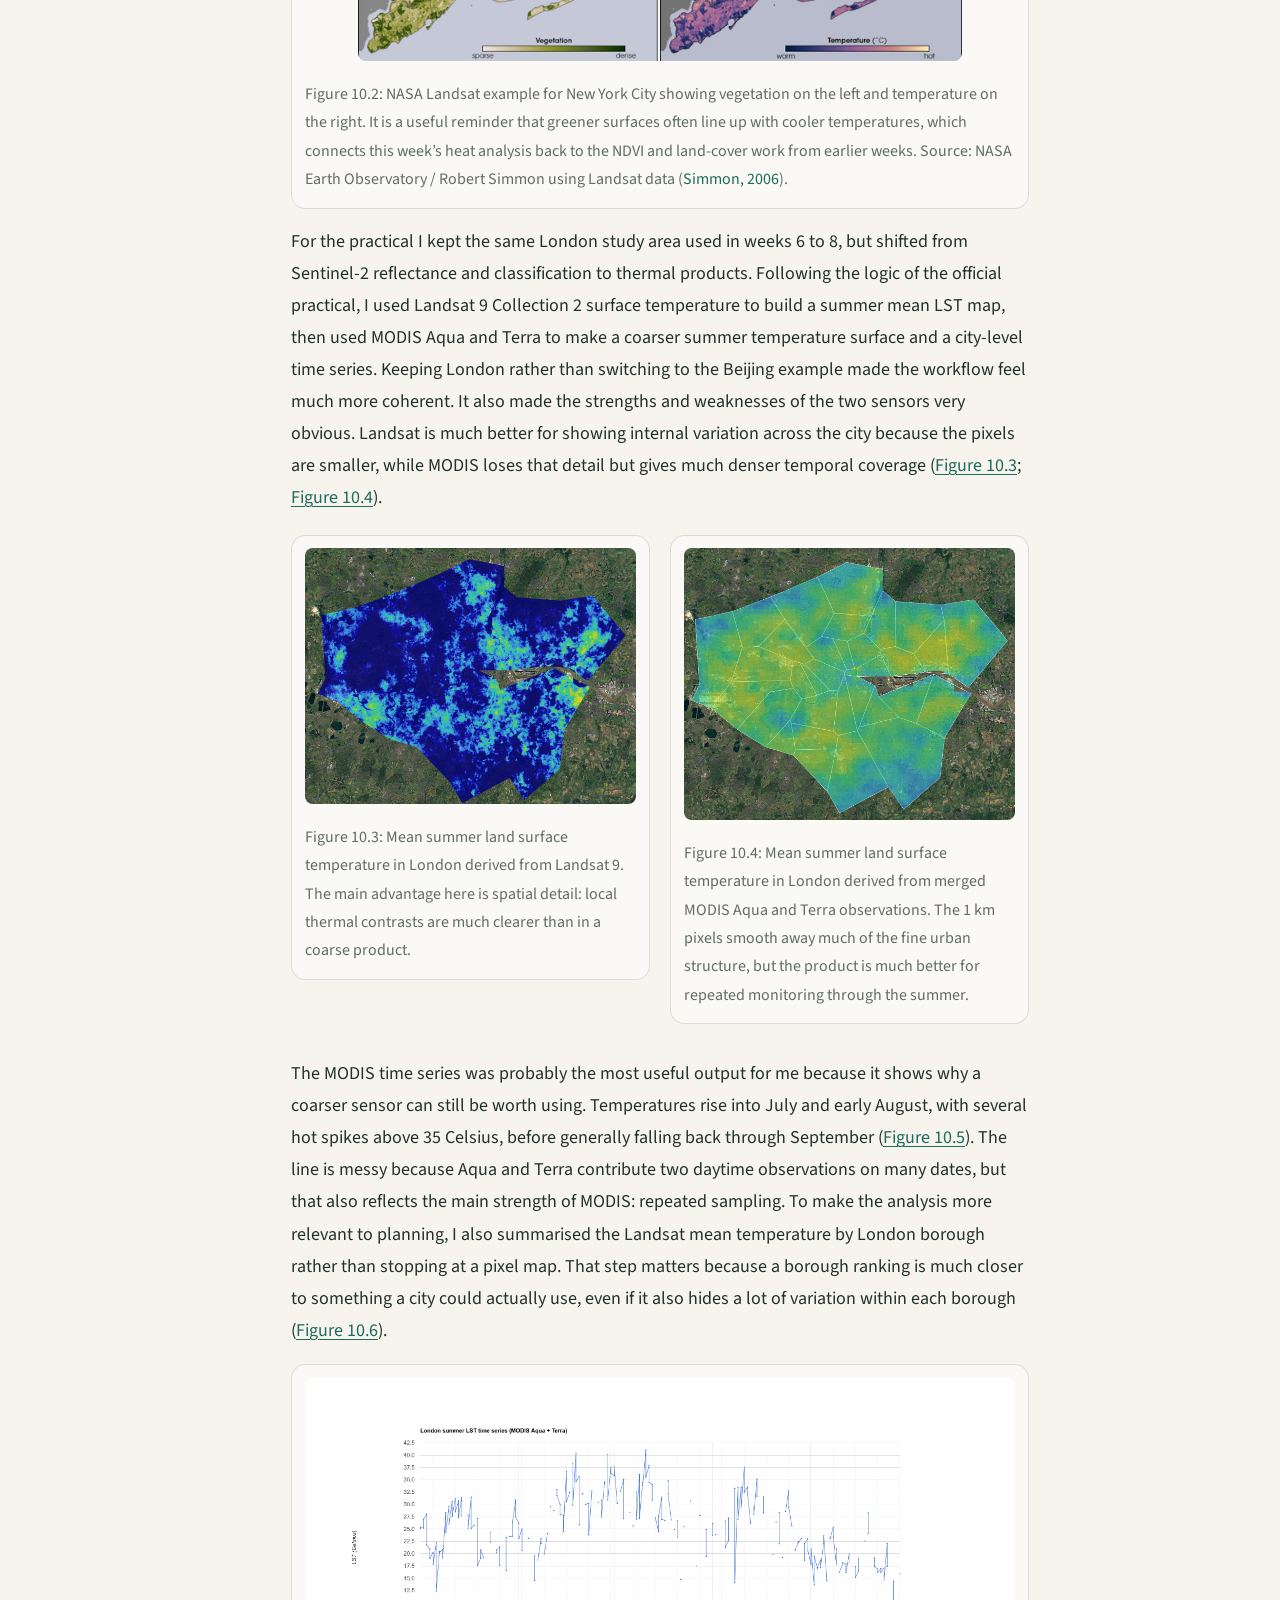
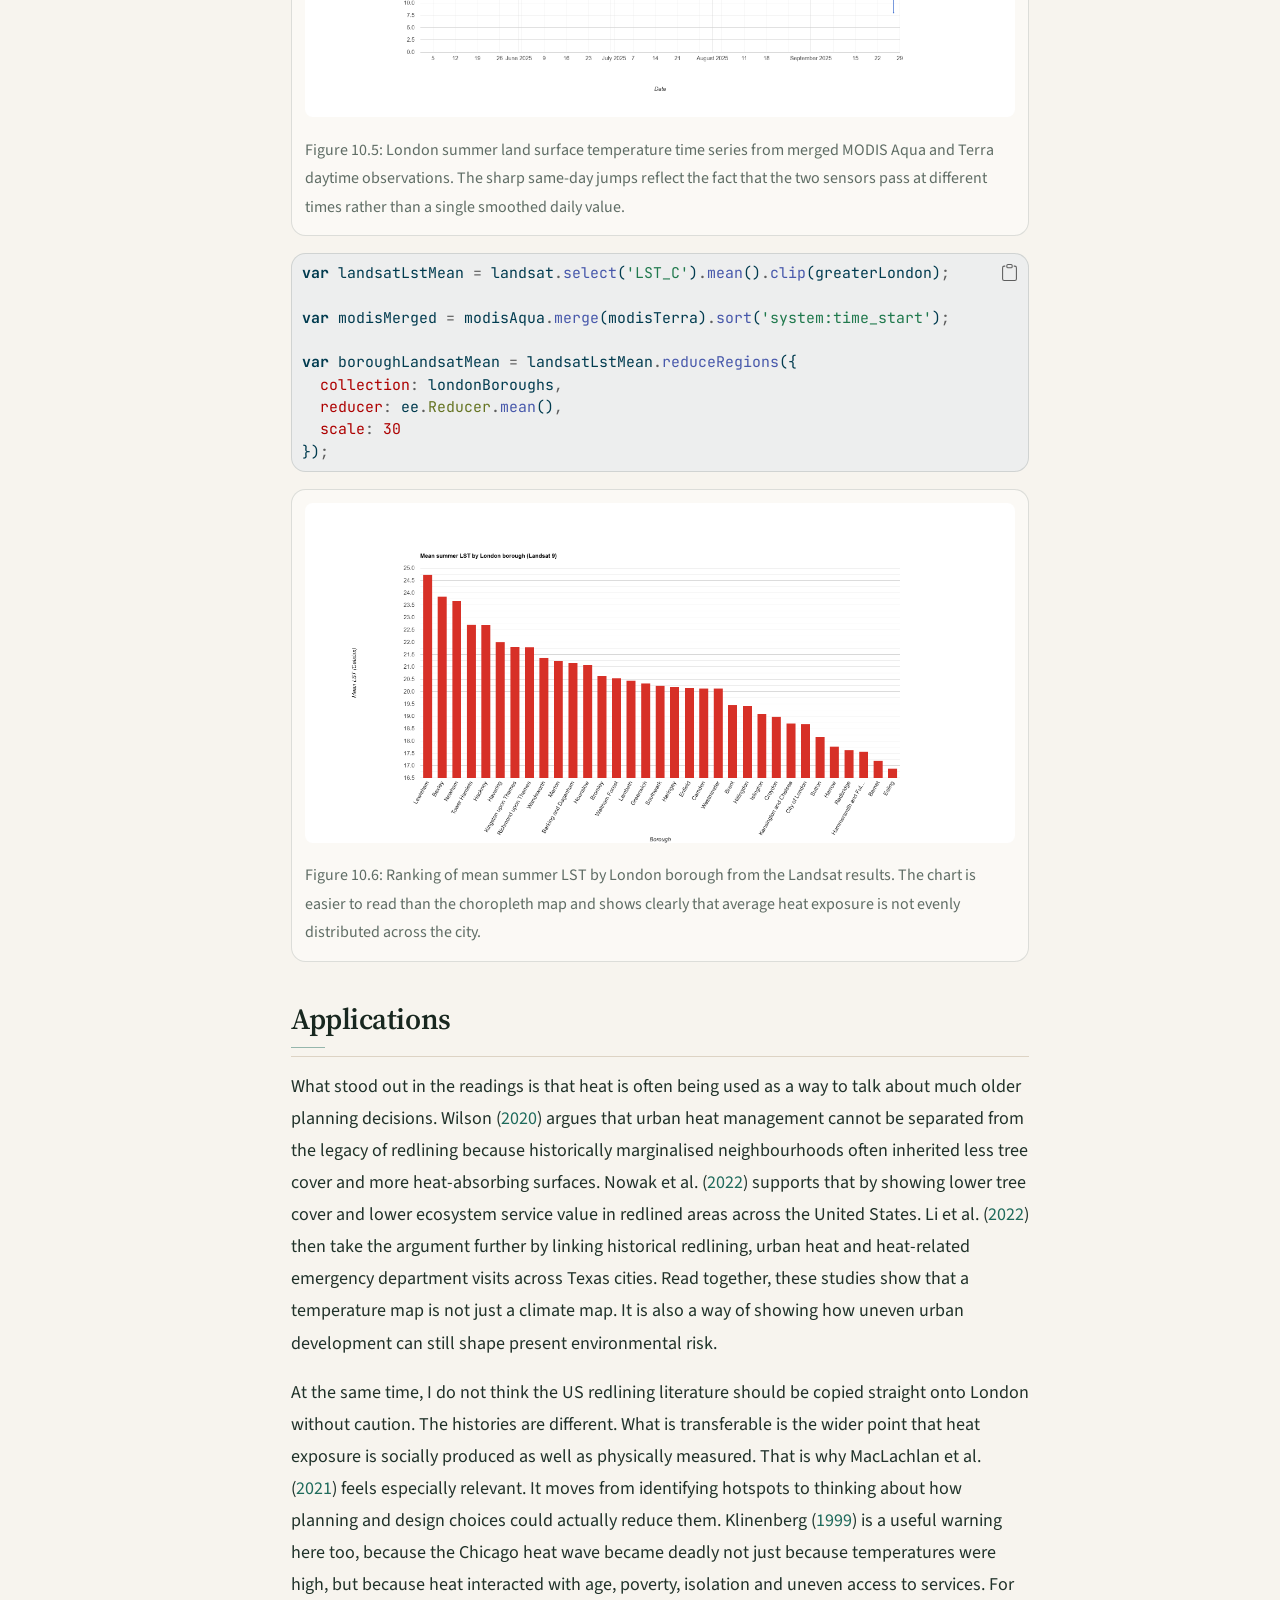
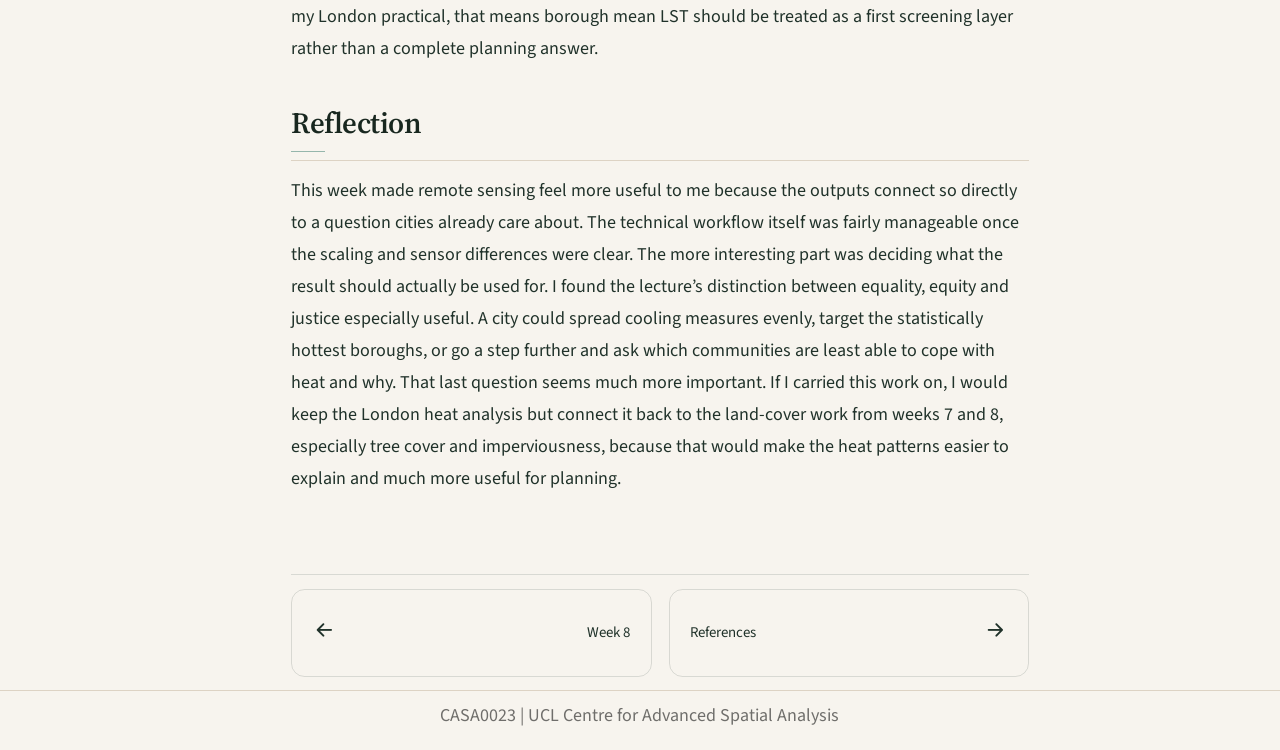
<file: docs/week 9.html>
<!DOCTYPE html>
<html xmlns="http://www.w3.org/1999/xhtml" lang="en" xml:lang="en"><head>

<meta charset="utf-8">
<meta name="generator" content="quarto-1.8.27">

<meta name="viewport" content="width=device-width, initial-scale=1.0, user-scalable=yes">


<title>Week 9 – CASA0023 Learning Diary</title>
<style>
code{white-space: pre-wrap;}
span.smallcaps{font-variant: small-caps;}
div.columns{display: flex; gap: min(4vw, 1.5em);}
div.column{flex: auto; overflow-x: auto;}
div.hanging-indent{margin-left: 1.5em; text-indent: -1.5em;}
ul.task-list{list-style: none;}
ul.task-list li input[type="checkbox"] {
  width: 0.8em;
  margin: 0 0.8em 0.2em -1em; /* quarto-specific, see https://github.com/quarto-dev/quarto-cli/issues/4556 */ 
  vertical-align: middle;
}
/* CSS for syntax highlighting */
html { -webkit-text-size-adjust: 100%; }
pre > code.sourceCode { white-space: pre; position: relative; }
pre > code.sourceCode > span { display: inline-block; line-height: 1.25; }
pre > code.sourceCode > span:empty { height: 1.2em; }
.sourceCode { overflow: visible; }
code.sourceCode > span { color: inherit; text-decoration: inherit; }
div.sourceCode { margin: 1em 0; }
pre.sourceCode { margin: 0; }
@media screen {
div.sourceCode { overflow: auto; }
}
@media print {
pre > code.sourceCode { white-space: pre-wrap; }
pre > code.sourceCode > span { text-indent: -5em; padding-left: 5em; }
}
pre.numberSource code
  { counter-reset: source-line 0; }
pre.numberSource code > span
  { position: relative; left: -4em; counter-increment: source-line; }
pre.numberSource code > span > a:first-child::before
  { content: counter(source-line);
    position: relative; left: -1em; text-align: right; vertical-align: baseline;
    border: none; display: inline-block;
    -webkit-touch-callout: none; -webkit-user-select: none;
    -khtml-user-select: none; -moz-user-select: none;
    -ms-user-select: none; user-select: none;
    padding: 0 4px; width: 4em;
  }
pre.numberSource { margin-left: 3em;  padding-left: 4px; }
div.sourceCode
  {   }
@media screen {
pre > code.sourceCode > span > a:first-child::before { text-decoration: underline; }
}
/* CSS for citations */
div.csl-bib-body { }
div.csl-entry {
  clear: both;
  margin-bottom: 0em;
}
.hanging-indent div.csl-entry {
  margin-left:2em;
  text-indent:-2em;
}
div.csl-left-margin {
  min-width:2em;
  float:left;
}
div.csl-right-inline {
  margin-left:2em;
  padding-left:1em;
}
div.csl-indent {
  margin-left: 2em;
}</style>


<script src="site_libs/quarto-nav/quarto-nav.js"></script>
<script src="site_libs/quarto-nav/headroom.min.js"></script>
<script src="site_libs/clipboard/clipboard.min.js"></script>
<script src="site_libs/quarto-search/autocomplete.umd.js"></script>
<script src="site_libs/quarto-search/fuse.min.js"></script>
<script src="site_libs/quarto-search/quarto-search.js"></script>
<meta name="quarto:offset" content="./">
<link href="./references.html" rel="next">
<link href="./week 8.html" rel="prev">
<script src="site_libs/quarto-html/quarto.js" type="module"></script>
<script src="site_libs/quarto-html/tabsets/tabsets.js" type="module"></script>
<script src="site_libs/quarto-html/axe/axe-check.js" type="module"></script>
<script src="site_libs/quarto-html/popper.min.js"></script>
<script src="site_libs/quarto-html/tippy.umd.min.js"></script>
<script src="site_libs/quarto-html/anchor.min.js"></script>
<link href="site_libs/quarto-html/tippy.css" rel="stylesheet">
<link href="site_libs/quarto-html/quarto-syntax-highlighting-dc8a987af0c04ed126583a3be4d7e66c.css" rel="stylesheet" id="quarto-text-highlighting-styles">
<script src="site_libs/bootstrap/bootstrap.min.js"></script>
<link href="site_libs/bootstrap/bootstrap-icons.css" rel="stylesheet">
<link href="site_libs/bootstrap/bootstrap-d447660303c5013b4537fbd103b63b3c.min.css" rel="stylesheet" append-hash="true" id="quarto-bootstrap" data-mode="light">
<script id="quarto-search-options" type="application/json">{
  "location": "sidebar",
  "copy-button": false,
  "collapse-after": 3,
  "panel-placement": "start",
  "type": "textbox",
  "limit": 50,
  "keyboard-shortcut": [
    "f",
    "/",
    "s"
  ],
  "show-item-context": false,
  "language": {
    "search-no-results-text": "No results",
    "search-matching-documents-text": "matching documents",
    "search-copy-link-title": "Copy link to search",
    "search-hide-matches-text": "Hide additional matches",
    "search-more-match-text": "more match in this document",
    "search-more-matches-text": "more matches in this document",
    "search-clear-button-title": "Clear",
    "search-text-placeholder": "",
    "search-detached-cancel-button-title": "Cancel",
    "search-submit-button-title": "Submit",
    "search-label": "Search"
  }
}</script>
<style>html{ scroll-behavior: smooth; }</style>


</head>

<body class="nav-sidebar docked quarto-light">

<div id="quarto-search-results"></div>
  <header id="quarto-header" class="headroom fixed-top">
  <nav class="quarto-secondary-nav">
    <div class="container-fluid d-flex">
      <button type="button" class="quarto-btn-toggle btn" data-bs-toggle="collapse" role="button" data-bs-target=".quarto-sidebar-collapse-item" aria-controls="quarto-sidebar" aria-expanded="false" aria-label="Toggle sidebar navigation" onclick="if (window.quartoToggleHeadroom) { window.quartoToggleHeadroom(); }">
        <i class="bi bi-layout-text-sidebar-reverse"></i>
      </button>
        <nav class="quarto-page-breadcrumbs" aria-label="breadcrumb"><ol class="breadcrumb"><li class="breadcrumb-item"><a href="./week 9.html">Urban Heat and Synthesis (Week 9)</a></li><li class="breadcrumb-item"><a href="./week 9.html"><span class="chapter-title">Week 9</span></a></li></ol></nav>
        <a class="flex-grow-1" role="navigation" data-bs-toggle="collapse" data-bs-target=".quarto-sidebar-collapse-item" aria-controls="quarto-sidebar" aria-expanded="false" aria-label="Toggle sidebar navigation" onclick="if (window.quartoToggleHeadroom) { window.quartoToggleHeadroom(); }">      
        </a>
      <button type="button" class="btn quarto-search-button" aria-label="Search" onclick="window.quartoOpenSearch();">
        <i class="bi bi-search"></i>
      </button>
    </div>
  </nav>
</header>
<!-- content -->
<div id="quarto-content" class="quarto-container page-columns page-rows-contents page-layout-article">
<!-- sidebar -->
  <nav id="quarto-sidebar" class="sidebar collapse collapse-horizontal quarto-sidebar-collapse-item sidebar-navigation docked overflow-auto">
    <div class="pt-lg-2 mt-2 text-left sidebar-header">
    <div class="sidebar-title mb-0 py-0">
      <a href="./">CASA0023 Learning Diary</a> 
    </div>
      </div>
        <div class="mt-2 flex-shrink-0 align-items-center">
        <div class="sidebar-search">
        <div id="quarto-search" class="" title="Search"></div>
        </div>
        </div>
    <div class="sidebar-menu-container"> 
    <ul class="list-unstyled mt-1">
        <li class="sidebar-item">
  <div class="sidebar-item-container"> 
  <a href="./index.html" class="sidebar-item-text sidebar-link"><span class="chapter-title">Welcome</span></a>
  </div>
</li>
        <li class="sidebar-item">
  <div class="sidebar-item-container"> 
  <a href="./intro.html" class="sidebar-item-text sidebar-link"><span class="chapter-title">About Me</span></a>
  </div>
</li>
        <li class="sidebar-item sidebar-item-section">
      <div class="sidebar-item-container"> 
            <a class="sidebar-item-text sidebar-link text-start" data-bs-toggle="collapse" data-bs-target="#quarto-sidebar-section-1" role="navigation" aria-expanded="true">
 <span class="menu-text">Foundations (Weeks 1-3)</span></a>
          <a class="sidebar-item-toggle text-start" data-bs-toggle="collapse" data-bs-target="#quarto-sidebar-section-1" role="navigation" aria-expanded="true" aria-label="Toggle section">
            <i class="bi bi-chevron-right ms-2"></i>
          </a> 
      </div>
      <ul id="quarto-sidebar-section-1" class="collapse list-unstyled sidebar-section depth1 show">  
          <li class="sidebar-item">
  <div class="sidebar-item-container"> 
  <a href="./week 1.html" class="sidebar-item-text sidebar-link"><span class="chapter-title">Week 1</span></a>
  </div>
</li>
          <li class="sidebar-item">
  <div class="sidebar-item-container"> 
  <a href="./week 2.html" class="sidebar-item-text sidebar-link"><span class="chapter-title">Week 2</span></a>
  </div>
</li>
          <li class="sidebar-item">
  <div class="sidebar-item-container"> 
  <a href="./week 3.html" class="sidebar-item-text sidebar-link"><span class="chapter-title">Week 3</span></a>
  </div>
</li>
      </ul>
  </li>
        <li class="sidebar-item sidebar-item-section">
      <div class="sidebar-item-container"> 
            <a class="sidebar-item-text sidebar-link text-start" data-bs-toggle="collapse" data-bs-target="#quarto-sidebar-section-2" role="navigation" aria-expanded="true">
 <span class="menu-text">Policy Framing (Weeks 4-5)</span></a>
          <a class="sidebar-item-toggle text-start" data-bs-toggle="collapse" data-bs-target="#quarto-sidebar-section-2" role="navigation" aria-expanded="true" aria-label="Toggle section">
            <i class="bi bi-chevron-right ms-2"></i>
          </a> 
      </div>
      <ul id="quarto-sidebar-section-2" class="collapse list-unstyled sidebar-section depth1 show">  
          <li class="sidebar-item">
  <div class="sidebar-item-container"> 
  <a href="./week 4&amp;5.html" class="sidebar-item-text sidebar-link"><span class="chapter-title">Week 4&amp;5</span></a>
  </div>
</li>
      </ul>
  </li>
        <li class="sidebar-item sidebar-item-section">
      <div class="sidebar-item-container"> 
            <a class="sidebar-item-text sidebar-link text-start" data-bs-toggle="collapse" data-bs-target="#quarto-sidebar-section-3" role="navigation" aria-expanded="true">
 <span class="menu-text">Classification and Modelling (Weeks 6-8)</span></a>
          <a class="sidebar-item-toggle text-start" data-bs-toggle="collapse" data-bs-target="#quarto-sidebar-section-3" role="navigation" aria-expanded="true" aria-label="Toggle section">
            <i class="bi bi-chevron-right ms-2"></i>
          </a> 
      </div>
      <ul id="quarto-sidebar-section-3" class="collapse list-unstyled sidebar-section depth1 show">  
          <li class="sidebar-item">
  <div class="sidebar-item-container"> 
  <a href="./week 6.html" class="sidebar-item-text sidebar-link"><span class="chapter-title">Week 6</span></a>
  </div>
</li>
          <li class="sidebar-item">
  <div class="sidebar-item-container"> 
  <a href="./week 7.html" class="sidebar-item-text sidebar-link"><span class="chapter-title">Week 7</span></a>
  </div>
</li>
          <li class="sidebar-item">
  <div class="sidebar-item-container"> 
  <a href="./week 8.html" class="sidebar-item-text sidebar-link"><span class="chapter-title">Week 8</span></a>
  </div>
</li>
      </ul>
  </li>
        <li class="sidebar-item sidebar-item-section">
      <div class="sidebar-item-container"> 
            <a class="sidebar-item-text sidebar-link text-start" data-bs-toggle="collapse" data-bs-target="#quarto-sidebar-section-4" role="navigation" aria-expanded="true">
 <span class="menu-text">Urban Heat and Synthesis (Week 9)</span></a>
          <a class="sidebar-item-toggle text-start" data-bs-toggle="collapse" data-bs-target="#quarto-sidebar-section-4" role="navigation" aria-expanded="true" aria-label="Toggle section">
            <i class="bi bi-chevron-right ms-2"></i>
          </a> 
      </div>
      <ul id="quarto-sidebar-section-4" class="collapse list-unstyled sidebar-section depth1 show">  
          <li class="sidebar-item">
  <div class="sidebar-item-container"> 
  <a href="./week 9.html" class="sidebar-item-text sidebar-link active"><span class="chapter-title">Week 9</span></a>
  </div>
</li>
      </ul>
  </li>
        <li class="sidebar-item">
  <div class="sidebar-item-container"> 
  <a href="./references.html" class="sidebar-item-text sidebar-link">
 <span class="menu-text">References</span></a>
  </div>
</li>
    </ul>
    </div>
</nav>
<div id="quarto-sidebar-glass" class="quarto-sidebar-collapse-item" data-bs-toggle="collapse" data-bs-target=".quarto-sidebar-collapse-item"></div>
<!-- margin-sidebar -->
    <div id="quarto-margin-sidebar" class="sidebar margin-sidebar">
        <nav id="TOC" role="doc-toc" class="toc-active">
    <h2 id="toc-title">Table of contents</h2>
   
  <ul>
  <li><a href="#summary" id="toc-summary" class="nav-link active" data-scroll-target="#summary">Summary</a></li>
  <li><a href="#applications" id="toc-applications" class="nav-link" data-scroll-target="#applications">Applications</a></li>
  <li><a href="#reflection" id="toc-reflection" class="nav-link" data-scroll-target="#reflection">Reflection</a></li>
  </ul>
</nav>
    </div>
<!-- main -->
<main class="content" id="quarto-document-content">

<header id="title-block-header" class="quarto-title-block default"><nav class="quarto-page-breadcrumbs quarto-title-breadcrumbs d-none d-lg-block" aria-label="breadcrumb"><ol class="breadcrumb"><li class="breadcrumb-item"><a href="./week 9.html">Urban Heat and Synthesis (Week 9)</a></li><li class="breadcrumb-item"><a href="./week 9.html"><span class="chapter-title">Week 9</span></a></li></ol></nav>
<div class="quarto-title">
<h1 class="title"><span class="chapter-title">Week 9</span></h1>
</div>



<div class="quarto-title-meta">

    
  
    
  </div>
  


</header>


<section id="summary" class="level2">
<h2 class="anchored" data-anchor-id="summary">Summary</h2>
<p>This week felt much closer to a real urban problem than the previous classification practicals. Instead of asking how to make a cleaner land-cover map, the lecture asked why some parts of a city become hotter than others and what that means for planning. The distinction between land surface temperature (LST) and air temperature mattered a lot. Satellite thermal data are very good at showing hot surfaces, but they do not tell the whole story of what people actually feel on the street. That is why the lecture kept moving from temperature to tree cover, housing, inequality and environmental justice rather than treating heat as just another image product <span class="citation" data-cites="wilson2020 klinenberg1999">(<a href="references.html#ref-klinenberg1999" role="doc-biblioref">Klinenberg, 1999</a>; <a href="references.html#ref-wilson2020" role="doc-biblioref">Wilson, 2020</a>)</span>.</p>
<div id="fig-week9-nasa-heat" class="quarto-float quarto-figure quarto-figure-center anchored">
<figure class="quarto-float quarto-float-fig figure">
<div aria-describedby="fig-week9-nasa-heat-caption-0ceaefa1-69ba-4598-a22c-09a6ac19f8ca">
<img src="img/week9/week9_nasa_urban_heat_surfaces.jpg" class="img-fluid figure-img" style="width:70.0%">
</div>
<figcaption class="quarto-float-caption-bottom quarto-float-caption quarto-float-fig" id="fig-week9-nasa-heat-caption-0ceaefa1-69ba-4598-a22c-09a6ac19f8ca">
Figure&nbsp;10.1: NASA example showing how built surfaces retain more heat than vegetated areas. It is a simple image, but it makes the basic physical logic of urban heat islands very clear. Source: NASA Science <span class="citation" data-cites="nasaurbansurfaces2025">(<a href="references.html#ref-nasaurbansurfaces2025" role="doc-biblioref">NASA Science, 2025</a>)</span>.
</figcaption>
</figure>
</div>
<p>One thing I liked is that this week also pulled the previous practicals back into the story. The New York example below shows almost exactly why weeks 6 to 8 still matter: vegetation and land cover are not separate from heat, they are part of the reason heat is distributed unevenly in the first place. That made this week feel like a continuation rather than a new topic. The point is not just that greener areas are cooler, but that remote sensing can show that relationship spatially in a way that is useful for urban analysis <span class="citation" data-cites="nasanycvegetationtemp2025">(<a href="references.html#ref-nasanycvegetationtemp2025" role="doc-biblioref">Simmon, 2006</a>)</span>.</p>
<div id="fig-week9-nasa-nyc" class="quarto-float quarto-figure quarto-figure-center anchored">
<figure class="quarto-float quarto-float-fig figure">
<div aria-describedby="fig-week9-nasa-nyc-caption-0ceaefa1-69ba-4598-a22c-09a6ac19f8ca">
<img src="img/week9/week9_nasa_nyc_vegetation_temperature.png" class="img-fluid figure-img" style="width:85.0%">
</div>
<figcaption class="quarto-float-caption-bottom quarto-float-caption quarto-float-fig" id="fig-week9-nasa-nyc-caption-0ceaefa1-69ba-4598-a22c-09a6ac19f8ca">
Figure&nbsp;10.2: NASA Landsat example for New York City showing vegetation on the left and temperature on the right. It is a useful reminder that greener surfaces often line up with cooler temperatures, which connects this week’s heat analysis back to the NDVI and land-cover work from earlier weeks. Source: NASA Earth Observatory / Robert Simmon using Landsat data <span class="citation" data-cites="nasanycvegetationtemp2025">(<a href="references.html#ref-nasanycvegetationtemp2025" role="doc-biblioref">Simmon, 2006</a>)</span>.
</figcaption>
</figure>
</div>
<p>For the practical I kept the same London study area used in weeks 6 to 8, but shifted from Sentinel-2 reflectance and classification to thermal products. Following the logic of the official practical, I used Landsat 9 Collection 2 surface temperature to build a summer mean LST map, then used MODIS Aqua and Terra to make a coarser summer temperature surface and a city-level time series. Keeping London rather than switching to the Beijing example made the workflow feel much more coherent. It also made the strengths and weaknesses of the two sensors very obvious. Landsat is much better for showing internal variation across the city because the pixels are smaller, while MODIS loses that detail but gives much denser temporal coverage (<a href="#fig-week9-landsat" class="quarto-xref">Figure&nbsp;<span>10.3</span></a>; <a href="#fig-week9-modis" class="quarto-xref">Figure&nbsp;<span>10.4</span></a>).</p>
<div class="quarto-layout-panel" data-layout-ncol="2">
<div class="quarto-layout-row">
<div class="quarto-layout-cell" style="flex-basis: 50.0%;justify-content: flex-start;">
<div id="fig-week9-landsat" class="quarto-float quarto-figure quarto-figure-center anchored">
<figure class="quarto-float quarto-float-fig figure">
<div aria-describedby="fig-week9-landsat-caption-0ceaefa1-69ba-4598-a22c-09a6ac19f8ca">
<img src="img/week9/week9_london_landsat_lst_mean.png" class="img-fluid figure-img">
</div>
<figcaption class="quarto-float-caption-bottom quarto-float-caption quarto-float-fig" id="fig-week9-landsat-caption-0ceaefa1-69ba-4598-a22c-09a6ac19f8ca">
Figure&nbsp;10.3: Mean summer land surface temperature in London derived from Landsat 9. The main advantage here is spatial detail: local thermal contrasts are much clearer than in a coarse product.
</figcaption>
</figure>
</div>
</div>
<div class="quarto-layout-cell" style="flex-basis: 50.0%;justify-content: flex-start;">
<div id="fig-week9-modis" class="quarto-float quarto-figure quarto-figure-center anchored">
<figure class="quarto-float quarto-float-fig figure">
<div aria-describedby="fig-week9-modis-caption-0ceaefa1-69ba-4598-a22c-09a6ac19f8ca">
<img src="img/week9/week9_london_modis_lst_mean.png" class="img-fluid figure-img">
</div>
<figcaption class="quarto-float-caption-bottom quarto-float-caption quarto-float-fig" id="fig-week9-modis-caption-0ceaefa1-69ba-4598-a22c-09a6ac19f8ca">
Figure&nbsp;10.4: Mean summer land surface temperature in London derived from merged MODIS Aqua and Terra observations. The 1 km pixels smooth away much of the fine urban structure, but the product is much better for repeated monitoring through the summer.
</figcaption>
</figure>
</div>
</div>
</div>
</div>
<p>The MODIS time series was probably the most useful output for me because it shows why a coarser sensor can still be worth using. Temperatures rise into July and early August, with several hot spikes above 35 Celsius, before generally falling back through September (<a href="#fig-week9-timeseries" class="quarto-xref">Figure&nbsp;<span>10.5</span></a>). The line is messy because Aqua and Terra contribute two daytime observations on many dates, but that also reflects the main strength of MODIS: repeated sampling. To make the analysis more relevant to planning, I also summarised the Landsat mean temperature by London borough rather than stopping at a pixel map. That step matters because a borough ranking is much closer to something a city could actually use, even if it also hides a lot of variation within each borough (<a href="#fig-week9-borough-chart" class="quarto-xref">Figure&nbsp;<span>10.6</span></a>).</p>
<div id="fig-week9-timeseries" class="quarto-float quarto-figure quarto-figure-center anchored">
<figure class="quarto-float quarto-float-fig figure">
<div aria-describedby="fig-week9-timeseries-caption-0ceaefa1-69ba-4598-a22c-09a6ac19f8ca">
<img src="img/week9/week9_london_modis_time_series.png" class="img-fluid figure-img">
</div>
<figcaption class="quarto-float-caption-bottom quarto-float-caption quarto-float-fig" id="fig-week9-timeseries-caption-0ceaefa1-69ba-4598-a22c-09a6ac19f8ca">
Figure&nbsp;10.5: London summer land surface temperature time series from merged MODIS Aqua and Terra daytime observations. The sharp same-day jumps reflect the fact that the two sensors pass at different times rather than a single smoothed daily value.
</figcaption>
</figure>
</div>
<div class="code-copy-outer-scaffold"><div class="sourceCode" id="cb1"><pre class="sourceCode javascript code-with-copy"><code class="sourceCode javascript"><span id="cb1-1"><a href="#cb1-1" aria-hidden="true" tabindex="-1"></a><span class="kw">var</span> landsatLstMean <span class="op">=</span> landsat<span class="op">.</span><span class="fu">select</span>(<span class="st">'LST_C'</span>)<span class="op">.</span><span class="fu">mean</span>()<span class="op">.</span><span class="fu">clip</span>(greaterLondon)<span class="op">;</span></span>
<span id="cb1-2"><a href="#cb1-2" aria-hidden="true" tabindex="-1"></a></span>
<span id="cb1-3"><a href="#cb1-3" aria-hidden="true" tabindex="-1"></a><span class="kw">var</span> modisMerged <span class="op">=</span> modisAqua<span class="op">.</span><span class="fu">merge</span>(modisTerra)<span class="op">.</span><span class="fu">sort</span>(<span class="st">'system:time_start'</span>)<span class="op">;</span></span>
<span id="cb1-4"><a href="#cb1-4" aria-hidden="true" tabindex="-1"></a></span>
<span id="cb1-5"><a href="#cb1-5" aria-hidden="true" tabindex="-1"></a><span class="kw">var</span> boroughLandsatMean <span class="op">=</span> landsatLstMean<span class="op">.</span><span class="fu">reduceRegions</span>({</span>
<span id="cb1-6"><a href="#cb1-6" aria-hidden="true" tabindex="-1"></a>  <span class="dt">collection</span><span class="op">:</span> londonBoroughs<span class="op">,</span></span>
<span id="cb1-7"><a href="#cb1-7" aria-hidden="true" tabindex="-1"></a>  <span class="dt">reducer</span><span class="op">:</span> ee<span class="op">.</span><span class="at">Reducer</span><span class="op">.</span><span class="fu">mean</span>()<span class="op">,</span></span>
<span id="cb1-8"><a href="#cb1-8" aria-hidden="true" tabindex="-1"></a>  <span class="dt">scale</span><span class="op">:</span> <span class="dv">30</span></span>
<span id="cb1-9"><a href="#cb1-9" aria-hidden="true" tabindex="-1"></a>})<span class="op">;</span></span></code></pre></div><button title="Copy to Clipboard" class="code-copy-button"><i class="bi"></i></button></div>
<div id="fig-week9-borough-chart" class="quarto-float quarto-figure quarto-figure-center anchored">
<figure class="quarto-float quarto-float-fig figure">
<div aria-describedby="fig-week9-borough-chart-caption-0ceaefa1-69ba-4598-a22c-09a6ac19f8ca">
<img src="img/week9/week9_london_borough_lst_ranking.png" class="img-fluid figure-img">
</div>
<figcaption class="quarto-float-caption-bottom quarto-float-caption quarto-float-fig" id="fig-week9-borough-chart-caption-0ceaefa1-69ba-4598-a22c-09a6ac19f8ca">
Figure&nbsp;10.6: Ranking of mean summer LST by London borough from the Landsat results. The chart is easier to read than the choropleth map and shows clearly that average heat exposure is not evenly distributed across the city.
</figcaption>
</figure>
</div>
</section>
<section id="applications" class="level2">
<h2 class="anchored" data-anchor-id="applications">Applications</h2>
<p>What stood out in the readings is that heat is often being used as a way to talk about much older planning decisions. <span class="citation" data-cites="wilson2020">Wilson (<a href="references.html#ref-wilson2020" role="doc-biblioref">2020</a>)</span> argues that urban heat management cannot be separated from the legacy of redlining because historically marginalised neighbourhoods often inherited less tree cover and more heat-absorbing surfaces. <span class="citation" data-cites="nowak2022">Nowak et al. (<a href="references.html#ref-nowak2022" role="doc-biblioref">2022</a>)</span> supports that by showing lower tree cover and lower ecosystem service value in redlined areas across the United States. <span class="citation" data-cites="li2022redlining">Li et al. (<a href="references.html#ref-li2022redlining" role="doc-biblioref">2022</a>)</span> then take the argument further by linking historical redlining, urban heat and heat-related emergency department visits across Texas cities. Read together, these studies show that a temperature map is not just a climate map. It is also a way of showing how uneven urban development can still shape present environmental risk.</p>
<p>At the same time, I do not think the US redlining literature should be copied straight onto London without caution. The histories are different. What is transferable is the wider point that heat exposure is socially produced as well as physically measured. That is why <span class="citation" data-cites="maclachlan2021heat">MacLachlan et al. (<a href="references.html#ref-maclachlan2021heat" role="doc-biblioref">2021</a>)</span> feels especially relevant. It moves from identifying hotspots to thinking about how planning and design choices could actually reduce them. <span class="citation" data-cites="klinenberg1999">Klinenberg (<a href="references.html#ref-klinenberg1999" role="doc-biblioref">1999</a>)</span> is a useful warning here too, because the Chicago heat wave became deadly not just because temperatures were high, but because heat interacted with age, poverty, isolation and uneven access to services. For my London practical, that means borough mean LST should be treated as a first screening layer rather than a complete planning answer.</p>
</section>
<section id="reflection" class="level2">
<h2 class="anchored" data-anchor-id="reflection">Reflection</h2>
<p>This week made remote sensing feel more useful to me because the outputs connect so directly to a question cities already care about. The technical workflow itself was fairly manageable once the scaling and sensor differences were clear. The more interesting part was deciding what the result should actually be used for. I found the lecture’s distinction between equality, equity and justice especially useful. A city could spread cooling measures evenly, target the statistically hottest boroughs, or go a step further and ask which communities are least able to cope with heat and why. That last question seems much more important. If I carried this work on, I would keep the London heat analysis but connect it back to the land-cover work from weeks 7 and 8, especially tree cover and imperviousness, because that would make the heat patterns easier to explain and much more useful for planning.</p>


<div id="refs" class="references csl-bib-body hanging-indent" data-entry-spacing="0" data-line-spacing="2" role="list" style="display: none">
<div id="ref-klinenberg1999" class="csl-entry" role="listitem">
Klinenberg, E. (1999). Denaturalizing disaster: A social autopsy of the 1995 chicago heat wave. <em>Theory and Society</em>, <em>28</em>(2), 239–295. <a href="https://doi.org/10.1023/A:1006995507723">https://doi.org/10.1023/A:1006995507723</a>
</div>
<div id="ref-li2022redlining" class="csl-entry" role="listitem">
Li, D., Newman, G. D., Wilson, B., Zhang, Y., &amp; Brown, R. D. (2022). Modeling the relationships between historical redlining, urban heat, and heat-related emergency department visits: An examination of 11 texas cities. <em>Environment and Planning B: Urban Analytics and City Science</em>, <em>49</em>(3), 933–952. <a href="https://doi.org/10.1177/23998083211039854">https://doi.org/10.1177/23998083211039854</a>
</div>
<div id="ref-maclachlan2021heat" class="csl-entry" role="listitem">
MacLachlan, A., Biggs, E., Roberts, G., &amp; Boruff, B. (2021). Sustainable city planning: A data-driven approach for mitigating urban heat. <em>Frontiers in Built Environment</em>, <em>6</em>, 519599. <a href="https://doi.org/10.3389/fbuil.2020.519599">https://doi.org/10.3389/fbuil.2020.519599</a>
</div>
<div id="ref-nasaurbansurfaces2025" class="csl-entry" role="listitem">
NASA Science. (2025). <em>What is an urban heat island?</em> <a href="https://science.nasa.gov/kids/earth/what-is-an-urban-heat-island/">https://science.nasa.gov/kids/earth/what-is-an-urban-heat-island/</a>
</div>
<div id="ref-nowak2022" class="csl-entry" role="listitem">
Nowak, D. J., Ellis, A., &amp; Greenfield, E. J. (2022). The disparity in tree cover and ecosystem service values among redlining classes in the united states. <em>Landscape and Urban Planning</em>, <em>221</em>, 104370. <a href="https://doi.org/10.1016/j.landurbplan.2022.104370">https://doi.org/10.1016/j.landurbplan.2022.104370</a>
</div>
<div id="ref-nasanycvegetationtemp2025" class="csl-entry" role="listitem">
Simmon, R. (2006). <em>New york city temperature and vegetation</em>. <a href="https://science.nasa.gov/earth/earth-observatory/new-york-city-temperature-and-vegetation-6800">https://science.nasa.gov/earth/earth-observatory/new-york-city-temperature-and-vegetation-6800</a>
</div>
<div id="ref-wilson2020" class="csl-entry" role="listitem">
Wilson, B. (2020). Urban heat management and the legacy of redlining. <em>Journal of the American Planning Association</em>, <em>86</em>(4), 443–457. <a href="https://doi.org/10.1080/01944363.2020.1759127">https://doi.org/10.1080/01944363.2020.1759127</a>
</div>
</div>
</section>

</main> <!-- /main -->
<script id="quarto-html-after-body" type="application/javascript">
  window.document.addEventListener("DOMContentLoaded", function (event) {
    const icon = "";
    const anchorJS = new window.AnchorJS();
    anchorJS.options = {
      placement: 'right',
      icon: icon
    };
    anchorJS.add('.anchored');
    const isCodeAnnotation = (el) => {
      for (const clz of el.classList) {
        if (clz.startsWith('code-annotation-')) {                     
          return true;
        }
      }
      return false;
    }
    const onCopySuccess = function(e) {
      // button target
      const button = e.trigger;
      // don't keep focus
      button.blur();
      // flash "checked"
      button.classList.add('code-copy-button-checked');
      var currentTitle = button.getAttribute("title");
      button.setAttribute("title", "Copied!");
      let tooltip;
      if (window.bootstrap) {
        button.setAttribute("data-bs-toggle", "tooltip");
        button.setAttribute("data-bs-placement", "left");
        button.setAttribute("data-bs-title", "Copied!");
        tooltip = new bootstrap.Tooltip(button, 
          { trigger: "manual", 
            customClass: "code-copy-button-tooltip",
            offset: [0, -8]});
        tooltip.show();    
      }
      setTimeout(function() {
        if (tooltip) {
          tooltip.hide();
          button.removeAttribute("data-bs-title");
          button.removeAttribute("data-bs-toggle");
          button.removeAttribute("data-bs-placement");
        }
        button.setAttribute("title", currentTitle);
        button.classList.remove('code-copy-button-checked');
      }, 1000);
      // clear code selection
      e.clearSelection();
    }
    const getTextToCopy = function(trigger) {
      const outerScaffold = trigger.parentElement.cloneNode(true);
      const codeEl = outerScaffold.querySelector('code');
      for (const childEl of codeEl.children) {
        if (isCodeAnnotation(childEl)) {
          childEl.remove();
        }
      }
      return codeEl.innerText;
    }
    const clipboard = new window.ClipboardJS('.code-copy-button:not([data-in-quarto-modal])', {
      text: getTextToCopy
    });
    clipboard.on('success', onCopySuccess);
    if (window.document.getElementById('quarto-embedded-source-code-modal')) {
      const clipboardModal = new window.ClipboardJS('.code-copy-button[data-in-quarto-modal]', {
        text: getTextToCopy,
        container: window.document.getElementById('quarto-embedded-source-code-modal')
      });
      clipboardModal.on('success', onCopySuccess);
    }
      var localhostRegex = new RegExp(/^(?:http|https):\/\/localhost\:?[0-9]*\//);
      var mailtoRegex = new RegExp(/^mailto:/);
        var filterRegex = new RegExp('/' + window.location.host + '/');
      var isInternal = (href) => {
          return filterRegex.test(href) || localhostRegex.test(href) || mailtoRegex.test(href);
      }
      // Inspect non-navigation links and adorn them if external
     var links = window.document.querySelectorAll('a[href]:not(.nav-link):not(.navbar-brand):not(.toc-action):not(.sidebar-link):not(.sidebar-item-toggle):not(.pagination-link):not(.no-external):not([aria-hidden]):not(.dropdown-item):not(.quarto-navigation-tool):not(.about-link)');
      for (var i=0; i<links.length; i++) {
        const link = links[i];
        if (!isInternal(link.href)) {
          // undo the damage that might have been done by quarto-nav.js in the case of
          // links that we want to consider external
          if (link.dataset.originalHref !== undefined) {
            link.href = link.dataset.originalHref;
          }
            // target, if specified
            link.setAttribute("target", "_blank");
            if (link.getAttribute("rel") === null) {
              link.setAttribute("rel", "noopener");
            }
        }
      }
    function tippyHover(el, contentFn, onTriggerFn, onUntriggerFn) {
      const config = {
        allowHTML: true,
        maxWidth: 500,
        delay: 100,
        arrow: false,
        appendTo: function(el) {
            return el.parentElement;
        },
        interactive: true,
        interactiveBorder: 10,
        theme: 'quarto',
        placement: 'bottom-start',
      };
      if (contentFn) {
        config.content = contentFn;
      }
      if (onTriggerFn) {
        config.onTrigger = onTriggerFn;
      }
      if (onUntriggerFn) {
        config.onUntrigger = onUntriggerFn;
      }
      window.tippy(el, config); 
    }
    const noterefs = window.document.querySelectorAll('a[role="doc-noteref"]');
    for (var i=0; i<noterefs.length; i++) {
      const ref = noterefs[i];
      tippyHover(ref, function() {
        // use id or data attribute instead here
        let href = ref.getAttribute('data-footnote-href') || ref.getAttribute('href');
        try { href = new URL(href).hash; } catch {}
        const id = href.replace(/^#\/?/, "");
        const note = window.document.getElementById(id);
        if (note) {
          return note.innerHTML;
        } else {
          return "";
        }
      });
    }
    const xrefs = window.document.querySelectorAll('a.quarto-xref');
    const processXRef = (id, note) => {
      // Strip column container classes
      const stripColumnClz = (el) => {
        el.classList.remove("page-full", "page-columns");
        if (el.children) {
          for (const child of el.children) {
            stripColumnClz(child);
          }
        }
      }
      stripColumnClz(note)
      if (id === null || id.startsWith('sec-')) {
        // Special case sections, only their first couple elements
        const container = document.createElement("div");
        if (note.children && note.children.length > 2) {
          container.appendChild(note.children[0].cloneNode(true));
          for (let i = 1; i < note.children.length; i++) {
            const child = note.children[i];
            if (child.tagName === "P" && child.innerText === "") {
              continue;
            } else {
              container.appendChild(child.cloneNode(true));
              break;
            }
          }
          if (window.Quarto?.typesetMath) {
            window.Quarto.typesetMath(container);
          }
          return container.innerHTML
        } else {
          if (window.Quarto?.typesetMath) {
            window.Quarto.typesetMath(note);
          }
          return note.innerHTML;
        }
      } else {
        // Remove any anchor links if they are present
        const anchorLink = note.querySelector('a.anchorjs-link');
        if (anchorLink) {
          anchorLink.remove();
        }
        if (window.Quarto?.typesetMath) {
          window.Quarto.typesetMath(note);
        }
        if (note.classList.contains("callout")) {
          return note.outerHTML;
        } else {
          return note.innerHTML;
        }
      }
    }
    for (var i=0; i<xrefs.length; i++) {
      const xref = xrefs[i];
      tippyHover(xref, undefined, function(instance) {
        instance.disable();
        let url = xref.getAttribute('href');
        let hash = undefined; 
        if (url.startsWith('#')) {
          hash = url;
        } else {
          try { hash = new URL(url).hash; } catch {}
        }
        if (hash) {
          const id = hash.replace(/^#\/?/, "");
          const note = window.document.getElementById(id);
          if (note !== null) {
            try {
              const html = processXRef(id, note.cloneNode(true));
              instance.setContent(html);
            } finally {
              instance.enable();
              instance.show();
            }
          } else {
            // See if we can fetch this
            fetch(url.split('#')[0])
            .then(res => res.text())
            .then(html => {
              const parser = new DOMParser();
              const htmlDoc = parser.parseFromString(html, "text/html");
              const note = htmlDoc.getElementById(id);
              if (note !== null) {
                const html = processXRef(id, note);
                instance.setContent(html);
              } 
            }).finally(() => {
              instance.enable();
              instance.show();
            });
          }
        } else {
          // See if we can fetch a full url (with no hash to target)
          // This is a special case and we should probably do some content thinning / targeting
          fetch(url)
          .then(res => res.text())
          .then(html => {
            const parser = new DOMParser();
            const htmlDoc = parser.parseFromString(html, "text/html");
            const note = htmlDoc.querySelector('main.content');
            if (note !== null) {
              // This should only happen for chapter cross references
              // (since there is no id in the URL)
              // remove the first header
              if (note.children.length > 0 && note.children[0].tagName === "HEADER") {
                note.children[0].remove();
              }
              const html = processXRef(null, note);
              instance.setContent(html);
            } 
          }).finally(() => {
            instance.enable();
            instance.show();
          });
        }
      }, function(instance) {
      });
    }
        let selectedAnnoteEl;
        const selectorForAnnotation = ( cell, annotation) => {
          let cellAttr = 'data-code-cell="' + cell + '"';
          let lineAttr = 'data-code-annotation="' +  annotation + '"';
          const selector = 'span[' + cellAttr + '][' + lineAttr + ']';
          return selector;
        }
        const selectCodeLines = (annoteEl) => {
          const doc = window.document;
          const targetCell = annoteEl.getAttribute("data-target-cell");
          const targetAnnotation = annoteEl.getAttribute("data-target-annotation");
          const annoteSpan = window.document.querySelector(selectorForAnnotation(targetCell, targetAnnotation));
          const lines = annoteSpan.getAttribute("data-code-lines").split(",");
          const lineIds = lines.map((line) => {
            return targetCell + "-" + line;
          })
          let top = null;
          let height = null;
          let parent = null;
          if (lineIds.length > 0) {
              //compute the position of the single el (top and bottom and make a div)
              const el = window.document.getElementById(lineIds[0]);
              top = el.offsetTop;
              height = el.offsetHeight;
              parent = el.parentElement.parentElement;
            if (lineIds.length > 1) {
              const lastEl = window.document.getElementById(lineIds[lineIds.length - 1]);
              const bottom = lastEl.offsetTop + lastEl.offsetHeight;
              height = bottom - top;
            }
            if (top !== null && height !== null && parent !== null) {
              // cook up a div (if necessary) and position it 
              let div = window.document.getElementById("code-annotation-line-highlight");
              if (div === null) {
                div = window.document.createElement("div");
                div.setAttribute("id", "code-annotation-line-highlight");
                div.style.position = 'absolute';
                parent.appendChild(div);
              }
              div.style.top = top - 2 + "px";
              div.style.height = height + 4 + "px";
              div.style.left = 0;
              let gutterDiv = window.document.getElementById("code-annotation-line-highlight-gutter");
              if (gutterDiv === null) {
                gutterDiv = window.document.createElement("div");
                gutterDiv.setAttribute("id", "code-annotation-line-highlight-gutter");
                gutterDiv.style.position = 'absolute';
                const codeCell = window.document.getElementById(targetCell);
                const gutter = codeCell.querySelector('.code-annotation-gutter');
                gutter.appendChild(gutterDiv);
              }
              gutterDiv.style.top = top - 2 + "px";
              gutterDiv.style.height = height + 4 + "px";
            }
            selectedAnnoteEl = annoteEl;
          }
        };
        const unselectCodeLines = () => {
          const elementsIds = ["code-annotation-line-highlight", "code-annotation-line-highlight-gutter"];
          elementsIds.forEach((elId) => {
            const div = window.document.getElementById(elId);
            if (div) {
              div.remove();
            }
          });
          selectedAnnoteEl = undefined;
        };
          // Handle positioning of the toggle
      window.addEventListener(
        "resize",
        throttle(() => {
          elRect = undefined;
          if (selectedAnnoteEl) {
            selectCodeLines(selectedAnnoteEl);
          }
        }, 10)
      );
      function throttle(fn, ms) {
      let throttle = false;
      let timer;
        return (...args) => {
          if(!throttle) { // first call gets through
              fn.apply(this, args);
              throttle = true;
          } else { // all the others get throttled
              if(timer) clearTimeout(timer); // cancel #2
              timer = setTimeout(() => {
                fn.apply(this, args);
                timer = throttle = false;
              }, ms);
          }
        };
      }
        // Attach click handler to the DT
        const annoteDls = window.document.querySelectorAll('dt[data-target-cell]');
        for (const annoteDlNode of annoteDls) {
          annoteDlNode.addEventListener('click', (event) => {
            const clickedEl = event.target;
            if (clickedEl !== selectedAnnoteEl) {
              unselectCodeLines();
              const activeEl = window.document.querySelector('dt[data-target-cell].code-annotation-active');
              if (activeEl) {
                activeEl.classList.remove('code-annotation-active');
              }
              selectCodeLines(clickedEl);
              clickedEl.classList.add('code-annotation-active');
            } else {
              // Unselect the line
              unselectCodeLines();
              clickedEl.classList.remove('code-annotation-active');
            }
          });
        }
    const findCites = (el) => {
      const parentEl = el.parentElement;
      if (parentEl) {
        const cites = parentEl.dataset.cites;
        if (cites) {
          return {
            el,
            cites: cites.split(' ')
          };
        } else {
          return findCites(el.parentElement)
        }
      } else {
        return undefined;
      }
    };
    var bibliorefs = window.document.querySelectorAll('a[role="doc-biblioref"]');
    for (var i=0; i<bibliorefs.length; i++) {
      const ref = bibliorefs[i];
      const citeInfo = findCites(ref);
      if (citeInfo) {
        tippyHover(citeInfo.el, function() {
          var popup = window.document.createElement('div');
          citeInfo.cites.forEach(function(cite) {
            var citeDiv = window.document.createElement('div');
            citeDiv.classList.add('hanging-indent');
            citeDiv.classList.add('csl-entry');
            var biblioDiv = window.document.getElementById('ref-' + cite);
            if (biblioDiv) {
              citeDiv.innerHTML = biblioDiv.innerHTML;
            }
            popup.appendChild(citeDiv);
          });
          return popup.innerHTML;
        });
      }
    }
  });
  </script>
<nav class="page-navigation">
  <div class="nav-page nav-page-previous">
      <a href="./week 8.html" class="pagination-link" aria-label="Week 8">
        <i class="bi bi-arrow-left-short"></i> <span class="nav-page-text"><span class="chapter-title">Week 8</span></span>
      </a>          
  </div>
  <div class="nav-page nav-page-next">
      <a href="./references.html" class="pagination-link" aria-label="References">
        <span class="nav-page-text">References</span> <i class="bi bi-arrow-right-short"></i>
      </a>
  </div>
</nav>
</div> <!-- /content -->
<footer class="footer">
  <div class="nav-footer">
    <div class="nav-footer-left">
      &nbsp;
    </div>   
    <div class="nav-footer-center">
<p>CASA0023 | UCL Centre for Advanced Spatial Analysis</p>
</div>
    <div class="nav-footer-right">
      &nbsp;
    </div>
  </div>
</footer>




<script src="site_libs/quarto-html/zenscroll-min.js"></script>
</body></html>
</file>
<file: docs/site_libs/quarto-html/tippy.css>
.tippy-box[data-animation=fade][data-state=hidden]{opacity:0}[data-tippy-root]{max-width:calc(100vw - 10px)}.tippy-box{position:relative;background-color:#333;color:#fff;border-radius:4px;font-size:14px;line-height:1.4;white-space:normal;outline:0;transition-property:transform,visibility,opacity}.tippy-box[data-placement^=top]>.tippy-arrow{bottom:0}.tippy-box[data-placement^=top]>.tippy-arrow:before{bottom:-7px;left:0;border-width:8px 8px 0;border-top-color:initial;transform-origin:center top}.tippy-box[data-placement^=bottom]>.tippy-arrow{top:0}.tippy-box[data-placement^=bottom]>.tippy-arrow:before{top:-7px;left:0;border-width:0 8px 8px;border-bottom-color:initial;transform-origin:center bottom}.tippy-box[data-placement^=left]>.tippy-arrow{right:0}.tippy-box[data-placement^=left]>.tippy-arrow:before{border-width:8px 0 8px 8px;border-left-color:initial;right:-7px;transform-origin:center left}.tippy-box[data-placement^=right]>.tippy-arrow{left:0}.tippy-box[data-placement^=right]>.tippy-arrow:before{left:-7px;border-width:8px 8px 8px 0;border-right-color:initial;transform-origin:center right}.tippy-box[data-inertia][data-state=visible]{transition-timing-function:cubic-bezier(.54,1.5,.38,1.11)}.tippy-arrow{width:16px;height:16px;color:#333}.tippy-arrow:before{content:"";position:absolute;border-color:transparent;border-style:solid}.tippy-content{position:relative;padding:5px 9px;z-index:1}
</file>
<file: docs/site_libs/quarto-html/quarto-syntax-highlighting-dc8a987af0c04ed126583a3be4d7e66c.css>
/* quarto syntax highlight colors */
:root {
  --quarto-hl-ot-color: #003B4F;
  --quarto-hl-at-color: #657422;
  --quarto-hl-ss-color: #20794D;
  --quarto-hl-an-color: #5E5E5E;
  --quarto-hl-fu-color: #4758AB;
  --quarto-hl-st-color: #20794D;
  --quarto-hl-cf-color: #003B4F;
  --quarto-hl-op-color: #5E5E5E;
  --quarto-hl-er-color: #AD0000;
  --quarto-hl-bn-color: #AD0000;
  --quarto-hl-al-color: #AD0000;
  --quarto-hl-va-color: #111111;
  --quarto-hl-bu-color: inherit;
  --quarto-hl-ex-color: inherit;
  --quarto-hl-pp-color: #AD0000;
  --quarto-hl-in-color: #5E5E5E;
  --quarto-hl-vs-color: #20794D;
  --quarto-hl-wa-color: #5E5E5E;
  --quarto-hl-do-color: #5E5E5E;
  --quarto-hl-im-color: #00769E;
  --quarto-hl-ch-color: #20794D;
  --quarto-hl-dt-color: #AD0000;
  --quarto-hl-fl-color: #AD0000;
  --quarto-hl-co-color: #5E5E5E;
  --quarto-hl-cv-color: #5E5E5E;
  --quarto-hl-cn-color: #8f5902;
  --quarto-hl-sc-color: #5E5E5E;
  --quarto-hl-dv-color: #AD0000;
  --quarto-hl-kw-color: #003B4F;
}

/* other quarto variables */
:root {
  --quarto-font-monospace: "JetBrains Mono", Consolas, monospace;
}

/* syntax highlight based on Pandoc's rules */
pre > code.sourceCode > span {
  color: #003B4F;
}

code.sourceCode > span {
  color: #003B4F;
}

div.sourceCode,
div.sourceCode pre.sourceCode {
  color: #003B4F;
}

/* Normal */
code span {
  color: #003B4F;
}

/* Alert */
code span.al {
  color: #AD0000;
  font-style: inherit;
}

/* Annotation */
code span.an {
  color: #5E5E5E;
  font-style: inherit;
}

/* Attribute */
code span.at {
  color: #657422;
  font-style: inherit;
}

/* BaseN */
code span.bn {
  color: #AD0000;
  font-style: inherit;
}

/* BuiltIn */
code span.bu {
  font-style: inherit;
}

/* ControlFlow */
code span.cf {
  color: #003B4F;
  font-weight: bold;
  font-style: inherit;
}

/* Char */
code span.ch {
  color: #20794D;
  font-style: inherit;
}

/* Constant */
code span.cn {
  color: #8f5902;
  font-style: inherit;
}

/* Comment */
code span.co {
  color: #5E5E5E;
  font-style: inherit;
}

/* CommentVar */
code span.cv {
  color: #5E5E5E;
  font-style: italic;
}

/* Documentation */
code span.do {
  color: #5E5E5E;
  font-style: italic;
}

/* DataType */
code span.dt {
  color: #AD0000;
  font-style: inherit;
}

/* DecVal */
code span.dv {
  color: #AD0000;
  font-style: inherit;
}

/* Error */
code span.er {
  color: #AD0000;
  font-style: inherit;
}

/* Extension */
code span.ex {
  font-style: inherit;
}

/* Float */
code span.fl {
  color: #AD0000;
  font-style: inherit;
}

/* Function */
code span.fu {
  color: #4758AB;
  font-style: inherit;
}

/* Import */
code span.im {
  color: #00769E;
  font-style: inherit;
}

/* Information */
code span.in {
  color: #5E5E5E;
  font-style: inherit;
}

/* Keyword */
code span.kw {
  color: #003B4F;
  font-weight: bold;
  font-style: inherit;
}

/* Operator */
code span.op {
  color: #5E5E5E;
  font-style: inherit;
}

/* Other */
code span.ot {
  color: #003B4F;
  font-style: inherit;
}

/* Preprocessor */
code span.pp {
  color: #AD0000;
  font-style: inherit;
}

/* SpecialChar */
code span.sc {
  color: #5E5E5E;
  font-style: inherit;
}

/* SpecialString */
code span.ss {
  color: #20794D;
  font-style: inherit;
}

/* String */
code span.st {
  color: #20794D;
  font-style: inherit;
}

/* Variable */
code span.va {
  color: #111111;
  font-style: inherit;
}

/* VerbatimString */
code span.vs {
  color: #20794D;
  font-style: inherit;
}

/* Warning */
code span.wa {
  color: #5E5E5E;
  font-style: italic;
}

.prevent-inlining {
  content: "</";
}

/*# sourceMappingURL=20321cf39f2779bdac7a3bf948c36cf9.css.map */
</file>
<file: docs/site_libs/quarto-html/quarto-syntax-highlighting-ed96de9b727972fe78a7b5d16c58bf87.css>
/* quarto syntax highlight colors */
:root {
  --quarto-hl-ot-color: #003B4F;
  --quarto-hl-at-color: #657422;
  --quarto-hl-ss-color: #20794D;
  --quarto-hl-an-color: #5E5E5E;
  --quarto-hl-fu-color: #4758AB;
  --quarto-hl-st-color: #20794D;
  --quarto-hl-cf-color: #003B4F;
  --quarto-hl-op-color: #5E5E5E;
  --quarto-hl-er-color: #AD0000;
  --quarto-hl-bn-color: #AD0000;
  --quarto-hl-al-color: #AD0000;
  --quarto-hl-va-color: #111111;
  --quarto-hl-bu-color: inherit;
  --quarto-hl-ex-color: inherit;
  --quarto-hl-pp-color: #AD0000;
  --quarto-hl-in-color: #5E5E5E;
  --quarto-hl-vs-color: #20794D;
  --quarto-hl-wa-color: #5E5E5E;
  --quarto-hl-do-color: #5E5E5E;
  --quarto-hl-im-color: #00769E;
  --quarto-hl-ch-color: #20794D;
  --quarto-hl-dt-color: #AD0000;
  --quarto-hl-fl-color: #AD0000;
  --quarto-hl-co-color: #5E5E5E;
  --quarto-hl-cv-color: #5E5E5E;
  --quarto-hl-cn-color: #8f5902;
  --quarto-hl-sc-color: #5E5E5E;
  --quarto-hl-dv-color: #AD0000;
  --quarto-hl-kw-color: #003B4F;
}

/* other quarto variables */
:root {
  --quarto-font-monospace: SFMono-Regular, Menlo, Monaco, Consolas, "Liberation Mono", "Courier New", monospace;
}

/* syntax highlight based on Pandoc's rules */
pre > code.sourceCode > span {
  color: #003B4F;
}

code.sourceCode > span {
  color: #003B4F;
}

div.sourceCode,
div.sourceCode pre.sourceCode {
  color: #003B4F;
}

/* Normal */
code span {
  color: #003B4F;
}

/* Alert */
code span.al {
  color: #AD0000;
  font-style: inherit;
}

/* Annotation */
code span.an {
  color: #5E5E5E;
  font-style: inherit;
}

/* Attribute */
code span.at {
  color: #657422;
  font-style: inherit;
}

/* BaseN */
code span.bn {
  color: #AD0000;
  font-style: inherit;
}

/* BuiltIn */
code span.bu {
  font-style: inherit;
}

/* ControlFlow */
code span.cf {
  color: #003B4F;
  font-weight: bold;
  font-style: inherit;
}

/* Char */
code span.ch {
  color: #20794D;
  font-style: inherit;
}

/* Constant */
code span.cn {
  color: #8f5902;
  font-style: inherit;
}

/* Comment */
code span.co {
  color: #5E5E5E;
  font-style: inherit;
}

/* CommentVar */
code span.cv {
  color: #5E5E5E;
  font-style: italic;
}

/* Documentation */
code span.do {
  color: #5E5E5E;
  font-style: italic;
}

/* DataType */
code span.dt {
  color: #AD0000;
  font-style: inherit;
}

/* DecVal */
code span.dv {
  color: #AD0000;
  font-style: inherit;
}

/* Error */
code span.er {
  color: #AD0000;
  font-style: inherit;
}

/* Extension */
code span.ex {
  font-style: inherit;
}

/* Float */
code span.fl {
  color: #AD0000;
  font-style: inherit;
}

/* Function */
code span.fu {
  color: #4758AB;
  font-style: inherit;
}

/* Import */
code span.im {
  color: #00769E;
  font-style: inherit;
}

/* Information */
code span.in {
  color: #5E5E5E;
  font-style: inherit;
}

/* Keyword */
code span.kw {
  color: #003B4F;
  font-weight: bold;
  font-style: inherit;
}

/* Operator */
code span.op {
  color: #5E5E5E;
  font-style: inherit;
}

/* Other */
code span.ot {
  color: #003B4F;
  font-style: inherit;
}

/* Preprocessor */
code span.pp {
  color: #AD0000;
  font-style: inherit;
}

/* SpecialChar */
code span.sc {
  color: #5E5E5E;
  font-style: inherit;
}

/* SpecialString */
code span.ss {
  color: #20794D;
  font-style: inherit;
}

/* String */
code span.st {
  color: #20794D;
  font-style: inherit;
}

/* Variable */
code span.va {
  color: #111111;
  font-style: inherit;
}

/* VerbatimString */
code span.vs {
  color: #20794D;
  font-style: inherit;
}

/* Warning */
code span.wa {
  color: #5E5E5E;
  font-style: italic;
}

.prevent-inlining {
  content: "</";
}

/*# sourceMappingURL=0920dd6d7437995b8cdf7429764427b1.css.map */
</file>
<file: docs/site_libs/quarto-diagram/mermaid.css>
.mermaidTooltip {
  position: absolute;
  text-align: center;
  max-width: 200px;
  padding: 2px;
  font-family: "trebuchet ms", verdana, arial;
  font-size: 12px;
  background: #ffffde;
  border: 1px solid #aaaa33;
  border-radius: 2px;
  pointer-events: none;
  z-index: 1000;
}
</file>
